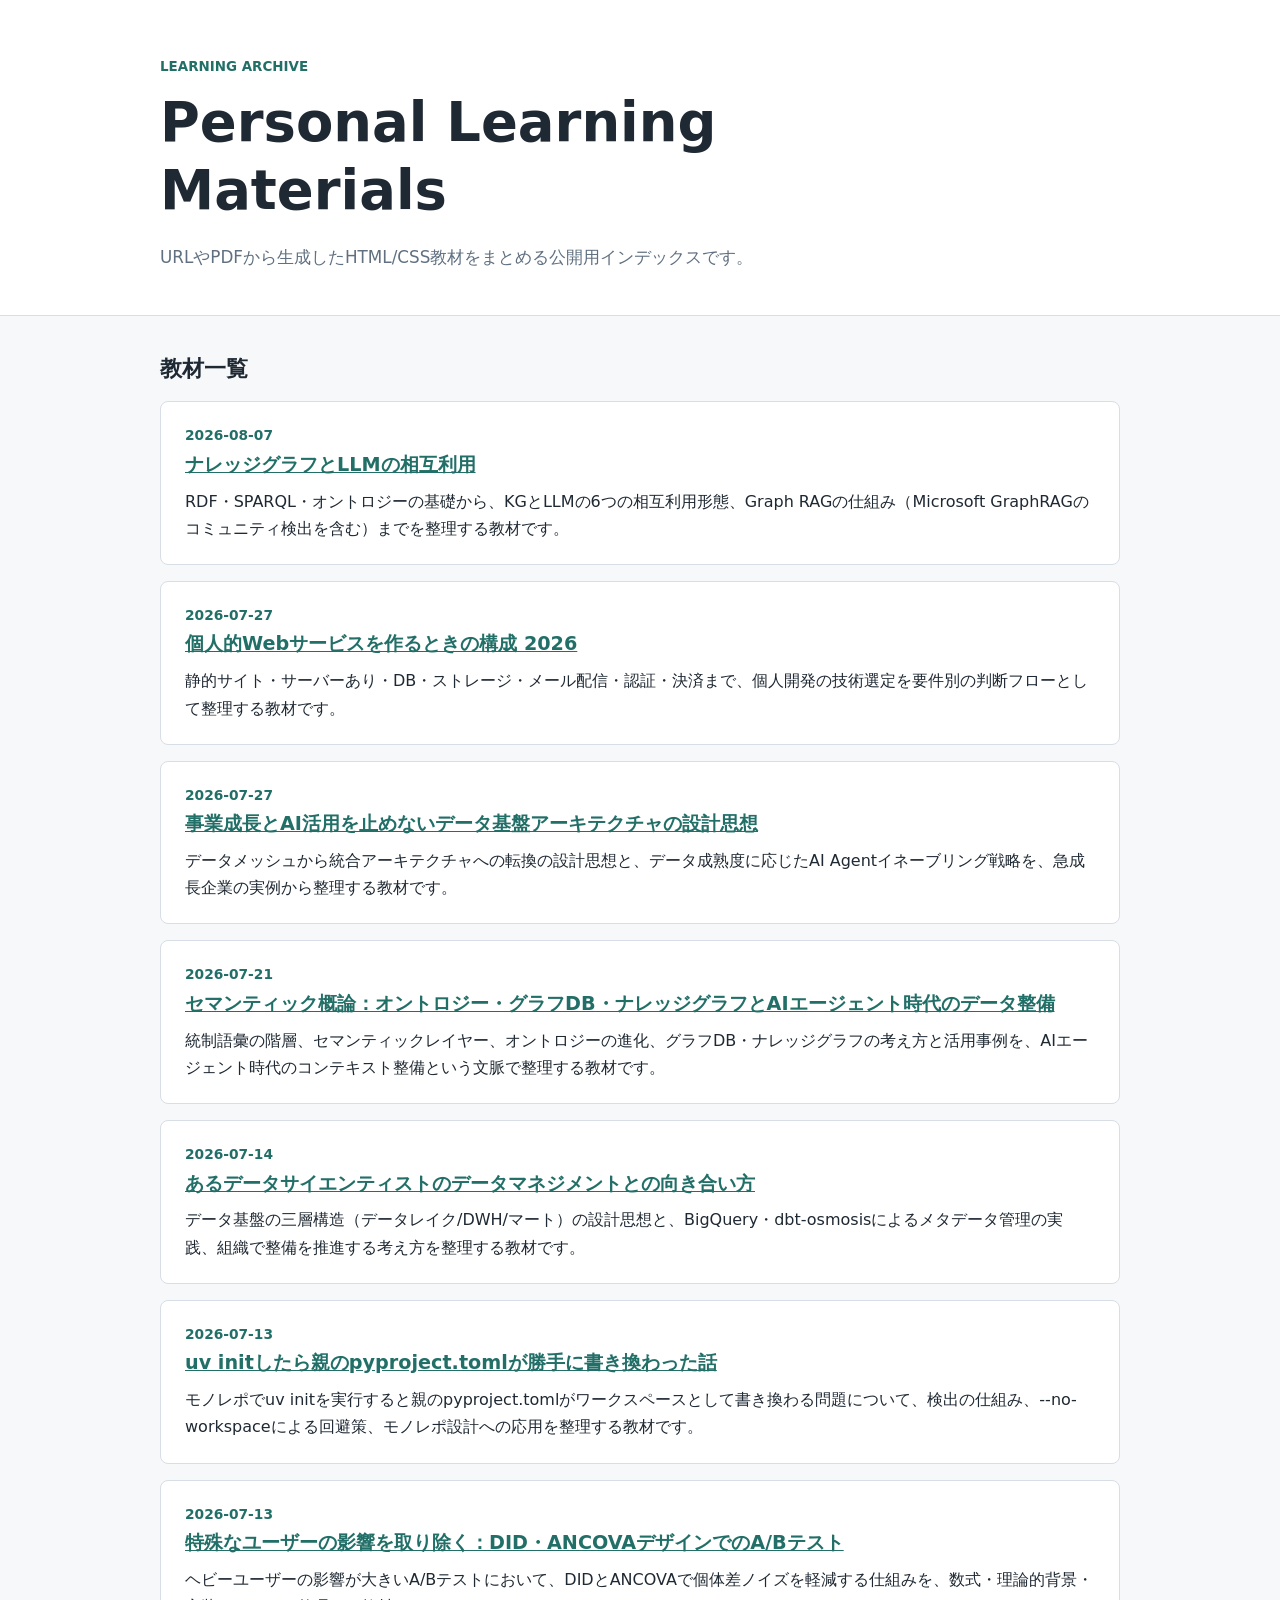
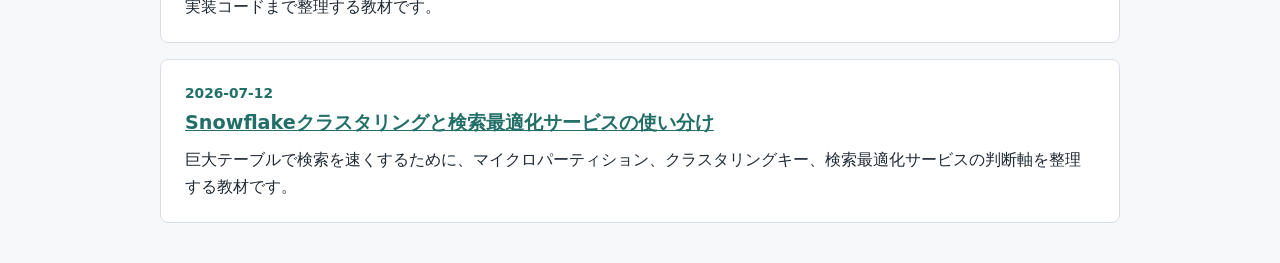
<file: docs/index.html>
<!doctype html>
<html lang="ja">
<head>
  <meta charset="utf-8">
  <meta name="viewport" content="width=device-width, initial-scale=1">
  <title>Personal Learning Materials</title>
  <link rel="stylesheet" href="./styles.css">
</head>
<body>
  <header class="site-header">
    <div class="wrap">
      <p class="eyebrow">Learning Archive</p>
      <h1>Personal Learning Materials</h1>
      <p class="lead">URLやPDFから生成したHTML/CSS教材をまとめる公開用インデックスです。</p>
    </div>
  </header>

  <main class="wrap">
    <section class="section">
      <h2>教材一覧</h2>
      <div class="material-list">
        <article class="material-card">
          <p class="material-date">2026-08-07</p>
          <h3><a href="./2026-08-07_knowledge-graph-llm-interplay/">ナレッジグラフとLLMの相互利用</a></h3>
          <p>RDF・SPARQL・オントロジーの基礎から、KGとLLMの6つの相互利用形態、Graph RAGの仕組み（Microsoft GraphRAGのコミュニティ検出を含む）までを整理する教材です。</p>
        </article>
        <article class="material-card">
          <p class="material-date">2026-07-27</p>
          <h3><a href="./2026-07-27_personal-web-service-stack-2026/">個人的Webサービスを作るときの構成 2026</a></h3>
          <p>静的サイト・サーバーあり・DB・ストレージ・メール配信・認証・決済まで、個人開発の技術選定を要件別の判断フローとして整理する教材です。</p>
        </article>
        <article class="material-card">
          <p class="material-date">2026-07-27</p>
          <h3><a href="./2026-07-27_data-platform-architecture-ai-agent/">事業成長とAI活用を止めないデータ基盤アーキテクチャの設計思想</a></h3>
          <p>データメッシュから統合アーキテクチャへの転換の設計思想と、データ成熟度に応じたAI Agentイネーブリング戦略を、急成長企業の実例から整理する教材です。</p>
        </article>
        <article class="material-card">
          <p class="material-date">2026-07-21</p>
          <h3><a href="./2026-07-21_semantic-ontology-knowledge-graph/">セマンティック概論：オントロジー・グラフDB・ナレッジグラフとAIエージェント時代のデータ整備</a></h3>
          <p>統制語彙の階層、セマンティックレイヤー、オントロジーの進化、グラフDB・ナレッジグラフの考え方と活用事例を、AIエージェント時代のコンテキスト整備という文脈で整理する教材です。</p>
        </article>
        <article class="material-card">
          <p class="material-date">2026-07-14</p>
          <h3><a href="./2026-07-14_ds-data-management/">あるデータサイエンティストのデータマネジメントとの向き合い方</a></h3>
          <p>データ基盤の三層構造（データレイク/DWH/マート）の設計思想と、BigQuery・dbt-osmosisによるメタデータ管理の実践、組織で整備を推進する考え方を整理する教材です。</p>
        </article>
        <article class="material-card">
          <p class="material-date">2026-07-13</p>
          <h3><a href="./2026-07-13_uv-workspace-pyproject/">uv initしたら親のpyproject.tomlが勝手に書き換わった話</a></h3>
          <p>モノレポでuv initを実行すると親のpyproject.tomlがワークスペースとして書き換わる問題について、検出の仕組み、--no-workspaceによる回避策、モノレポ設計への応用を整理する教材です。</p>
        </article>
        <article class="material-card">
          <p class="material-date">2026-07-13</p>
          <h3><a href="./2026-07-13_did-ancova-abtest/">特殊なユーザーの影響を取り除く：DID・ANCOVAデザインでのA/Bテスト</a></h3>
          <p>ヘビーユーザーの影響が大きいA/Bテストにおいて、DIDとANCOVAで個体差ノイズを軽減する仕組みを、数式・理論的背景・実装コードまで整理する教材です。</p>
        </article>
        <article class="material-card">
          <p class="material-date">2026-07-12</p>
          <h3><a href="./2026-07-12_snowflake-clustering-search-optimization/">Snowflakeクラスタリングと検索最適化サービスの使い分け</a></h3>
          <p>巨大テーブルで検索を速くするために、マイクロパーティション、クラスタリングキー、検索最適化サービスの判断軸を整理する教材です。</p>
        </article>
      </div>
    </section>
  </main>
</body>
</html>
</file>
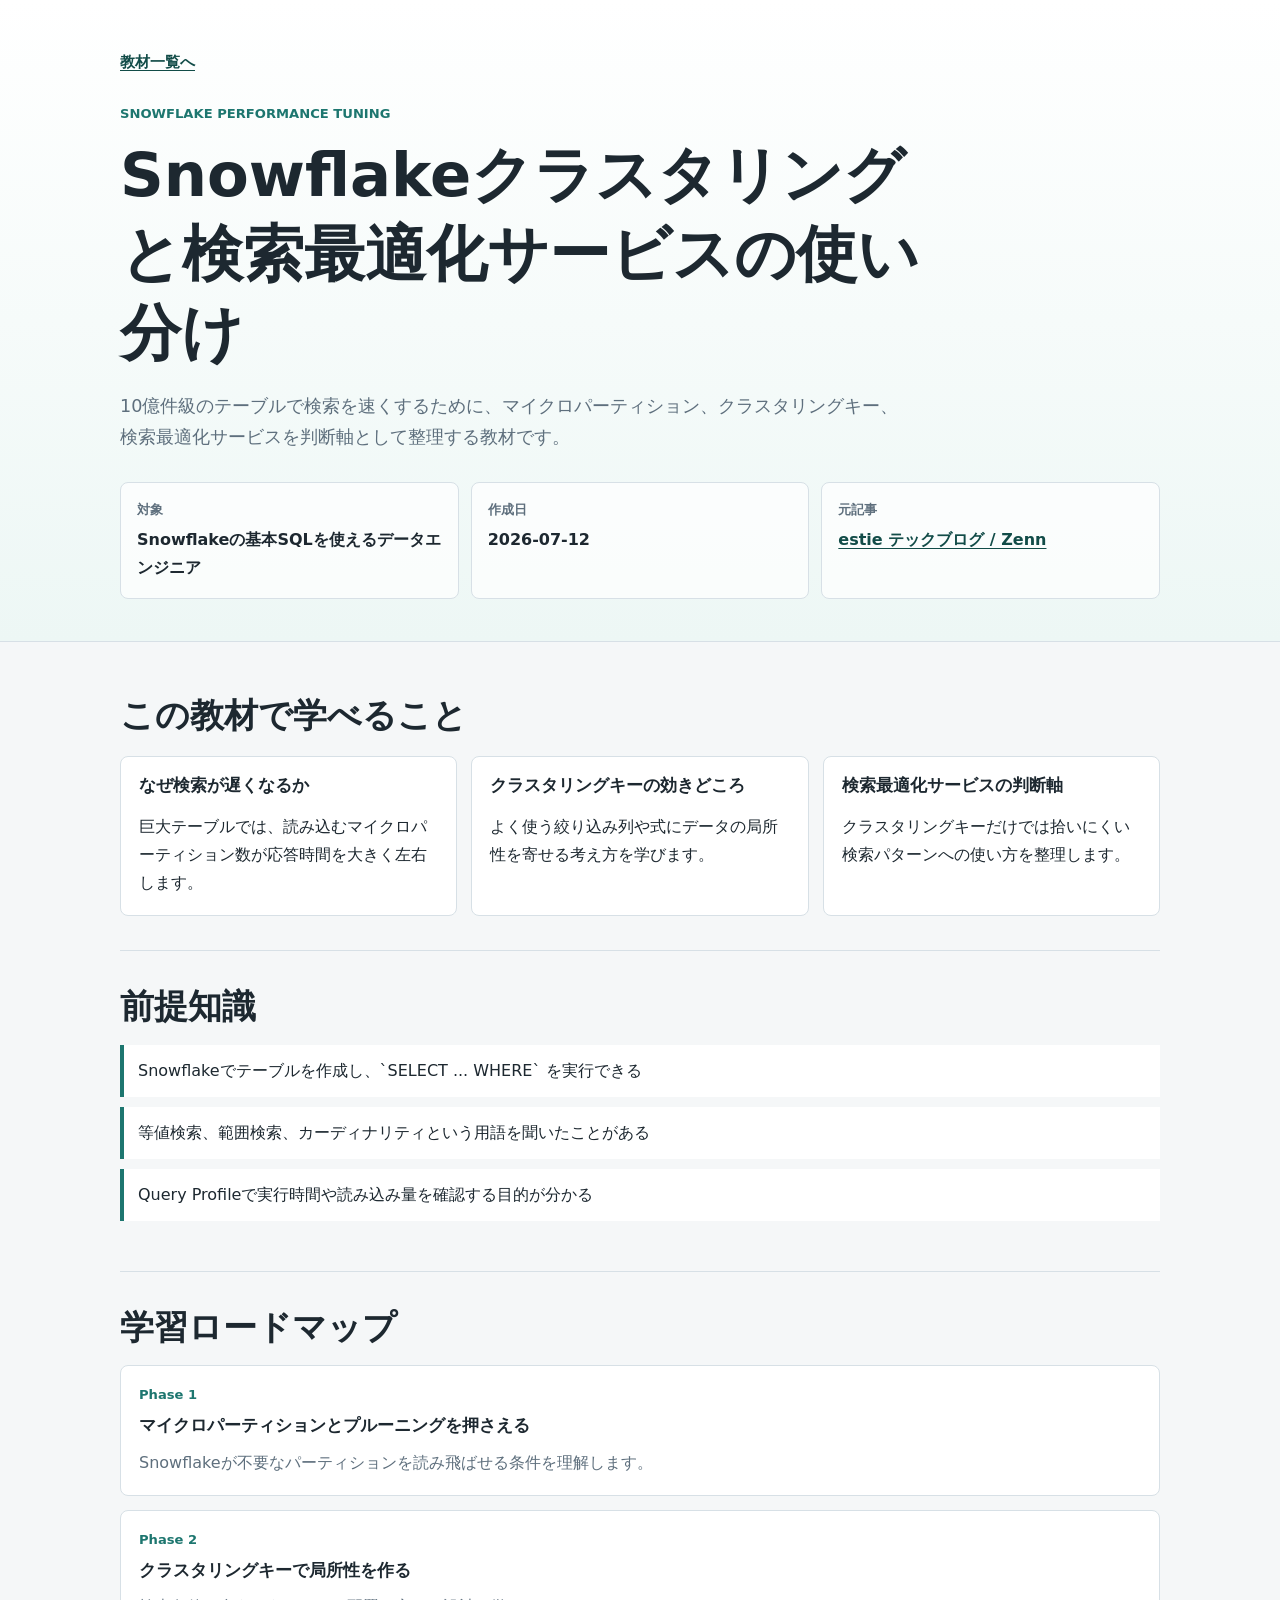
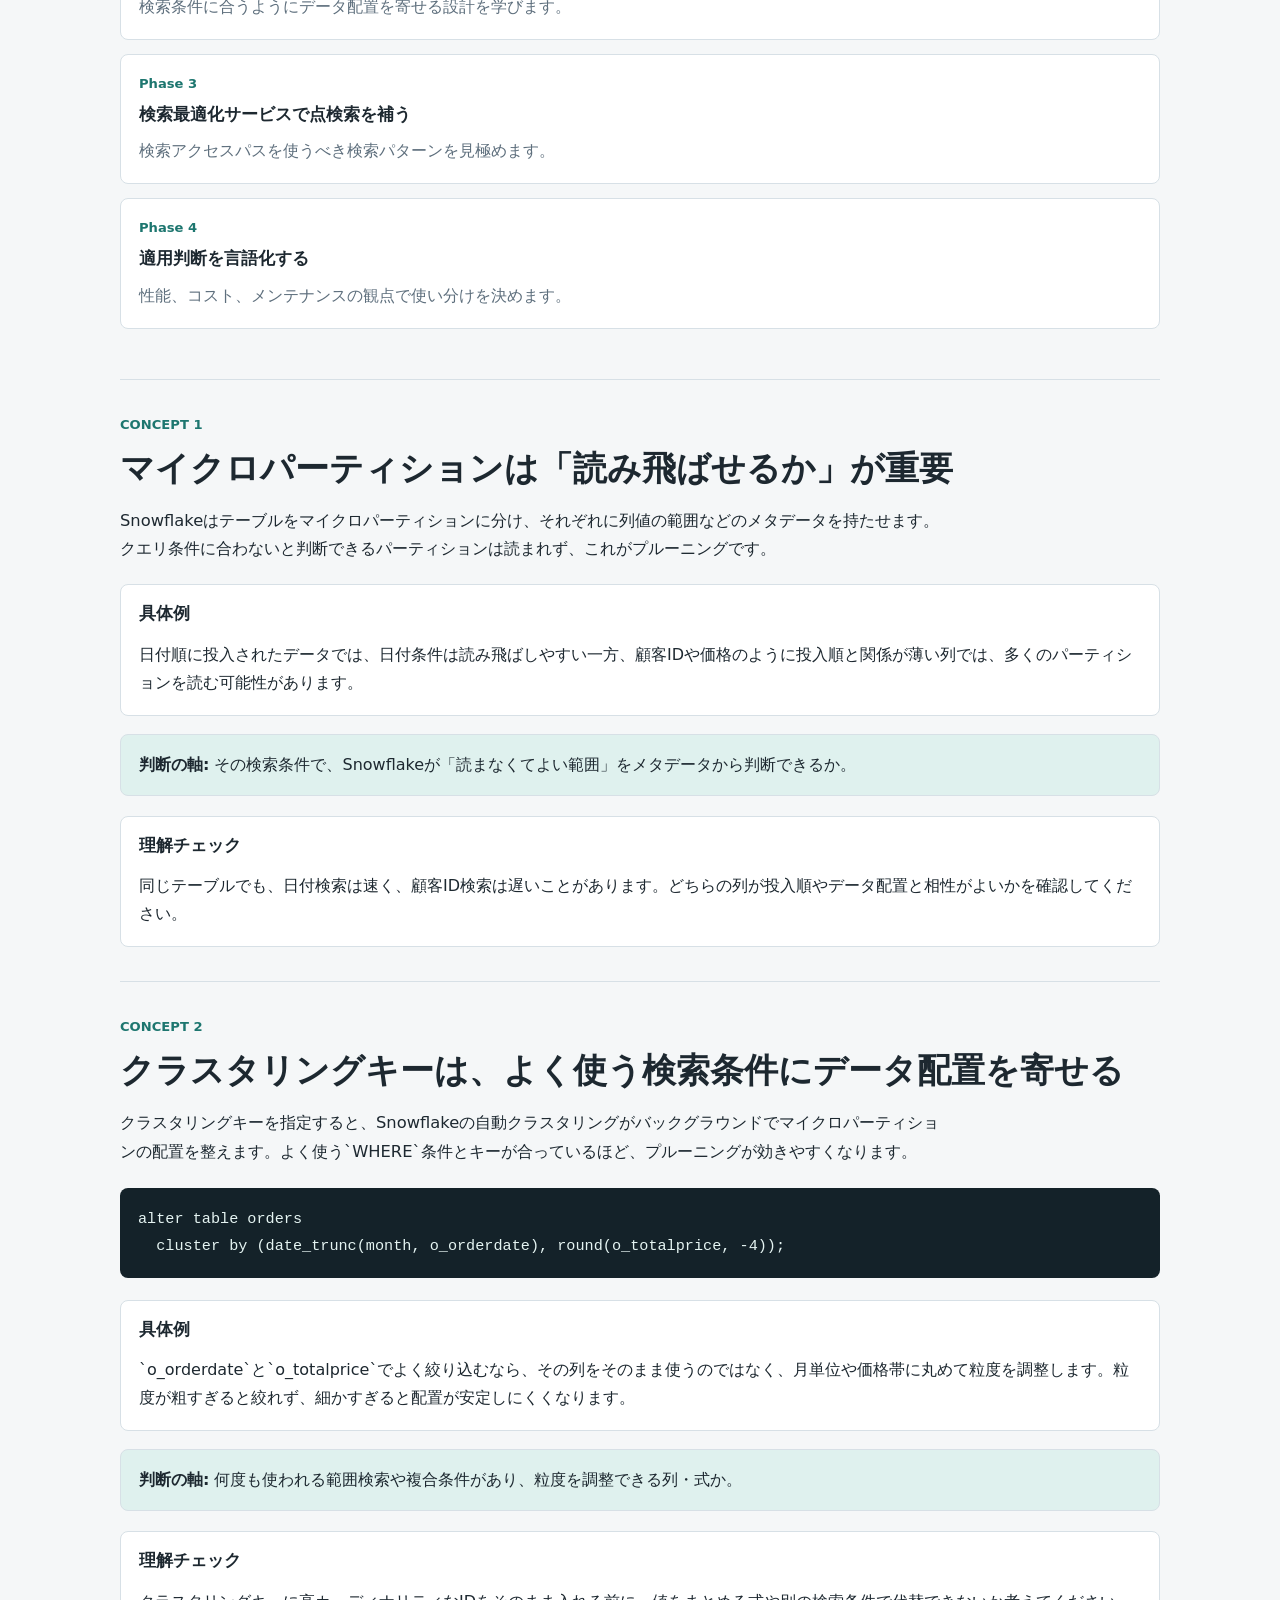
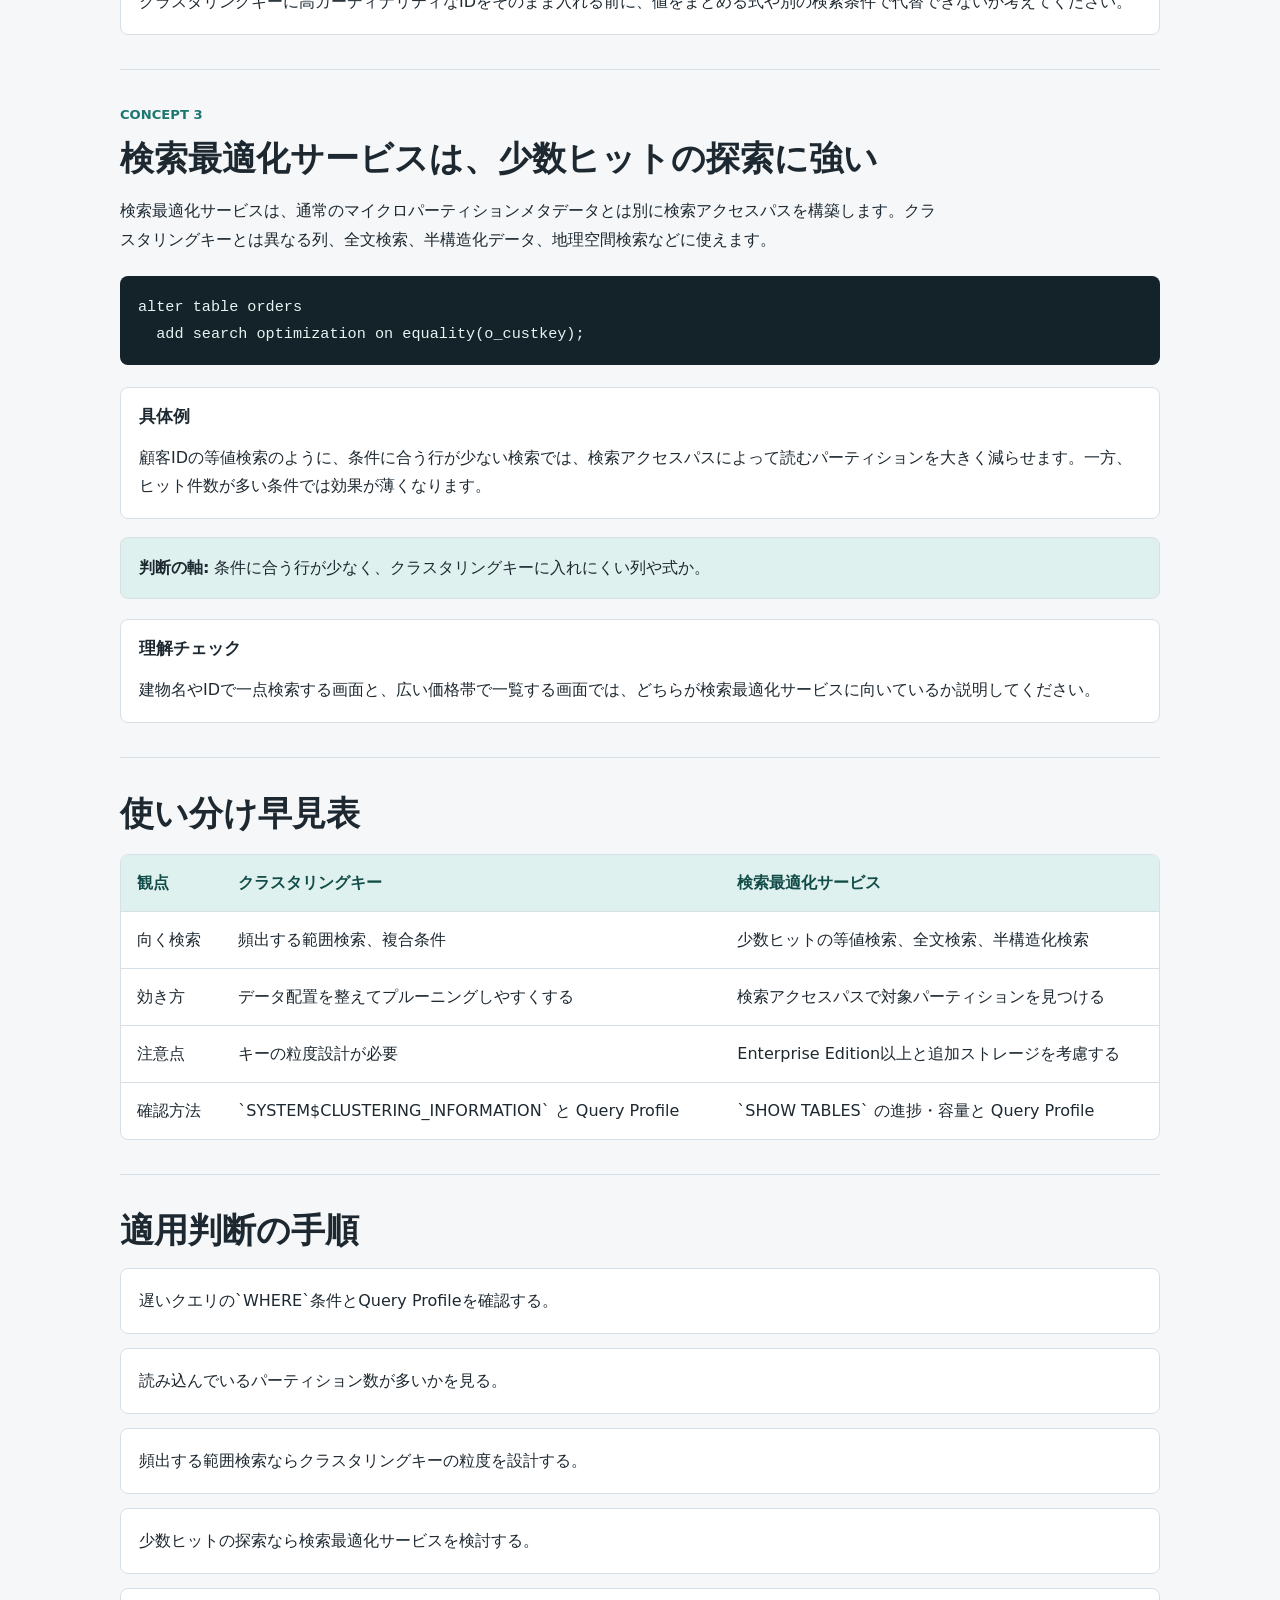
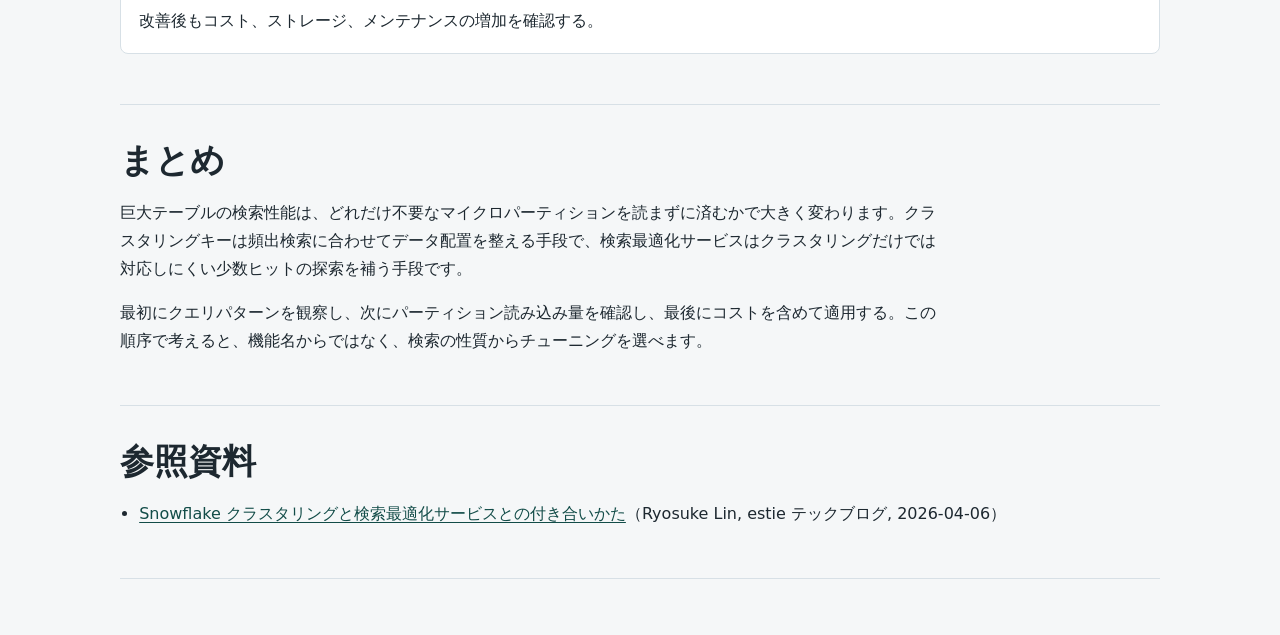
<file: docs/2026-07-12_snowflake-clustering-search-optimization/index.html>
<!doctype html>
<html lang="ja">
<head>
  <meta charset="utf-8">
  <meta name="viewport" content="width=device-width, initial-scale=1">
  <title>Snowflakeクラスタリングと検索最適化サービス</title>
  <link rel="stylesheet" href="./styles.css">
</head>
<body>
  <header class="hero">
    <div class="wrap">
      <a class="back-link" href="../">教材一覧へ</a>
      <p class="eyebrow">Snowflake Performance Tuning</p>
      <h1>Snowflakeクラスタリングと検索最適化サービスの使い分け</h1>
      <p class="lead">10億件級のテーブルで検索を速くするために、マイクロパーティション、クラスタリングキー、検索最適化サービスを判断軸として整理する教材です。</p>
      <dl class="meta">
        <div>
          <dt>対象</dt>
          <dd>Snowflakeの基本SQLを使えるデータエンジニア</dd>
        </div>
        <div>
          <dt>作成日</dt>
          <dd>2026-07-12</dd>
        </div>
        <div>
          <dt>元記事</dt>
          <dd><a href="https://zenn.dev/estie/articles/45b569b84a5617">estie テックブログ / Zenn</a></dd>
        </div>
      </dl>
    </div>
  </header>

  <main class="wrap content">
    <section class="section" id="goals">
      <h2>この教材で学べること</h2>
      <div class="goal-grid">
        <article>
          <h3>なぜ検索が遅くなるか</h3>
          <p>巨大テーブルでは、読み込むマイクロパーティション数が応答時間を大きく左右します。</p>
        </article>
        <article>
          <h3>クラスタリングキーの効きどころ</h3>
          <p>よく使う絞り込み列や式にデータの局所性を寄せる考え方を学びます。</p>
        </article>
        <article>
          <h3>検索最適化サービスの判断軸</h3>
          <p>クラスタリングキーだけでは拾いにくい検索パターンへの使い方を整理します。</p>
        </article>
      </div>
    </section>

    <section class="section" id="prerequisites">
      <h2>前提知識</h2>
      <ul class="check-list">
        <li>Snowflakeでテーブルを作成し、`SELECT ... WHERE` を実行できる</li>
        <li>等値検索、範囲検索、カーディナリティという用語を聞いたことがある</li>
        <li>Query Profileで実行時間や読み込み量を確認する目的が分かる</li>
      </ul>
    </section>

    <section class="section" id="roadmap">
      <h2>学習ロードマップ</h2>
      <ol class="roadmap">
        <li>
          <span>Phase 1</span>
          <strong>マイクロパーティションとプルーニングを押さえる</strong>
          <p>Snowflakeが不要なパーティションを読み飛ばせる条件を理解します。</p>
        </li>
        <li>
          <span>Phase 2</span>
          <strong>クラスタリングキーで局所性を作る</strong>
          <p>検索条件に合うようにデータ配置を寄せる設計を学びます。</p>
        </li>
        <li>
          <span>Phase 3</span>
          <strong>検索最適化サービスで点検索を補う</strong>
          <p>検索アクセスパスを使うべき検索パターンを見極めます。</p>
        </li>
        <li>
          <span>Phase 4</span>
          <strong>適用判断を言語化する</strong>
          <p>性能、コスト、メンテナンスの観点で使い分けを決めます。</p>
        </li>
      </ol>
    </section>

    <section class="section concept" id="micro-partitions">
      <p class="section-label">Concept 1</p>
      <h2>マイクロパーティションは「読み飛ばせるか」が重要</h2>
      <p>Snowflakeはテーブルをマイクロパーティションに分け、それぞれに列値の範囲などのメタデータを持たせます。クエリ条件に合わないと判断できるパーティションは読まれず、これがプルーニングです。</p>
      <div class="example">
        <h3>具体例</h3>
        <p>日付順に投入されたデータでは、日付条件は読み飛ばしやすい一方、顧客IDや価格のように投入順と関係が薄い列では、多くのパーティションを読む可能性があります。</p>
      </div>
      <div class="key-point">
        <strong>判断の軸:</strong> その検索条件で、Snowflakeが「読まなくてよい範囲」をメタデータから判断できるか。
      </div>
      <div class="quiz">
        <h3>理解チェック</h3>
        <p>同じテーブルでも、日付検索は速く、顧客ID検索は遅いことがあります。どちらの列が投入順やデータ配置と相性がよいかを確認してください。</p>
      </div>
    </section>

    <section class="section concept" id="clustering">
      <p class="section-label">Concept 2</p>
      <h2>クラスタリングキーは、よく使う検索条件にデータ配置を寄せる</h2>
      <p>クラスタリングキーを指定すると、Snowflakeの自動クラスタリングがバックグラウンドでマイクロパーティションの配置を整えます。よく使う`WHERE`条件とキーが合っているほど、プルーニングが効きやすくなります。</p>
      <pre><code>alter table orders
  cluster by (date_trunc(month, o_orderdate), round(o_totalprice, -4));</code></pre>
      <div class="example">
        <h3>具体例</h3>
        <p>`o_orderdate`と`o_totalprice`でよく絞り込むなら、その列をそのまま使うのではなく、月単位や価格帯に丸めて粒度を調整します。粒度が粗すぎると絞れず、細かすぎると配置が安定しにくくなります。</p>
      </div>
      <div class="key-point">
        <strong>判断の軸:</strong> 何度も使われる範囲検索や複合条件があり、粒度を調整できる列・式か。
      </div>
      <div class="quiz">
        <h3>理解チェック</h3>
        <p>クラスタリングキーに高カーディナリティなIDをそのまま入れる前に、値をまとめる式や別の検索条件で代替できないか考えてください。</p>
      </div>
    </section>

    <section class="section concept" id="search-optimization">
      <p class="section-label">Concept 3</p>
      <h2>検索最適化サービスは、少数ヒットの探索に強い</h2>
      <p>検索最適化サービスは、通常のマイクロパーティションメタデータとは別に検索アクセスパスを構築します。クラスタリングキーとは異なる列、全文検索、半構造化データ、地理空間検索などに使えます。</p>
      <pre><code>alter table orders
  add search optimization on equality(o_custkey);</code></pre>
      <div class="example">
        <h3>具体例</h3>
        <p>顧客IDの等値検索のように、条件に合う行が少ない検索では、検索アクセスパスによって読むパーティションを大きく減らせます。一方、ヒット件数が多い条件では効果が薄くなります。</p>
      </div>
      <div class="key-point">
        <strong>判断の軸:</strong> 条件に合う行が少なく、クラスタリングキーに入れにくい列や式か。
      </div>
      <div class="quiz">
        <h3>理解チェック</h3>
        <p>建物名やIDで一点検索する画面と、広い価格帯で一覧する画面では、どちらが検索最適化サービスに向いているか説明してください。</p>
      </div>
    </section>

    <section class="section" id="comparison">
      <h2>使い分け早見表</h2>
      <div class="table-wrap">
        <table>
          <thead>
            <tr>
              <th>観点</th>
              <th>クラスタリングキー</th>
              <th>検索最適化サービス</th>
            </tr>
          </thead>
          <tbody>
            <tr>
              <td>向く検索</td>
              <td>頻出する範囲検索、複合条件</td>
              <td>少数ヒットの等値検索、全文検索、半構造化検索</td>
            </tr>
            <tr>
              <td>効き方</td>
              <td>データ配置を整えてプルーニングしやすくする</td>
              <td>検索アクセスパスで対象パーティションを見つける</td>
            </tr>
            <tr>
              <td>注意点</td>
              <td>キーの粒度設計が必要</td>
              <td>Enterprise Edition以上と追加ストレージを考慮する</td>
            </tr>
            <tr>
              <td>確認方法</td>
              <td>`SYSTEM$CLUSTERING_INFORMATION` と Query Profile</td>
              <td>`SHOW TABLES` の進捗・容量と Query Profile</td>
            </tr>
          </tbody>
        </table>
      </div>
    </section>

    <section class="section" id="decision">
      <h2>適用判断の手順</h2>
      <ol class="steps">
        <li>遅いクエリの`WHERE`条件とQuery Profileを確認する。</li>
        <li>読み込んでいるパーティション数が多いかを見る。</li>
        <li>頻出する範囲検索ならクラスタリングキーの粒度を設計する。</li>
        <li>少数ヒットの探索なら検索最適化サービスを検討する。</li>
        <li>改善後もコスト、ストレージ、メンテナンスの増加を確認する。</li>
      </ol>
    </section>

    <section class="section" id="summary">
      <h2>まとめ</h2>
      <p>巨大テーブルの検索性能は、どれだけ不要なマイクロパーティションを読まずに済むかで大きく変わります。クラスタリングキーは頻出検索に合わせてデータ配置を整える手段で、検索最適化サービスはクラスタリングだけでは対応しにくい少数ヒットの探索を補う手段です。</p>
      <p>最初にクエリパターンを観察し、次にパーティション読み込み量を確認し、最後にコストを含めて適用する。この順序で考えると、機能名からではなく、検索の性質からチューニングを選べます。</p>
    </section>

    <section class="section references" id="references">
      <h2>参照資料</h2>
      <ul>
        <li><a href="https://zenn.dev/estie/articles/45b569b84a5617">Snowflake クラスタリングと検索最適化サービスとの付き合いかた</a>（Ryosuke Lin, estie テックブログ, 2026-04-06）</li>
      </ul>
    </section>
  </main>
</body>
</html>
</file>
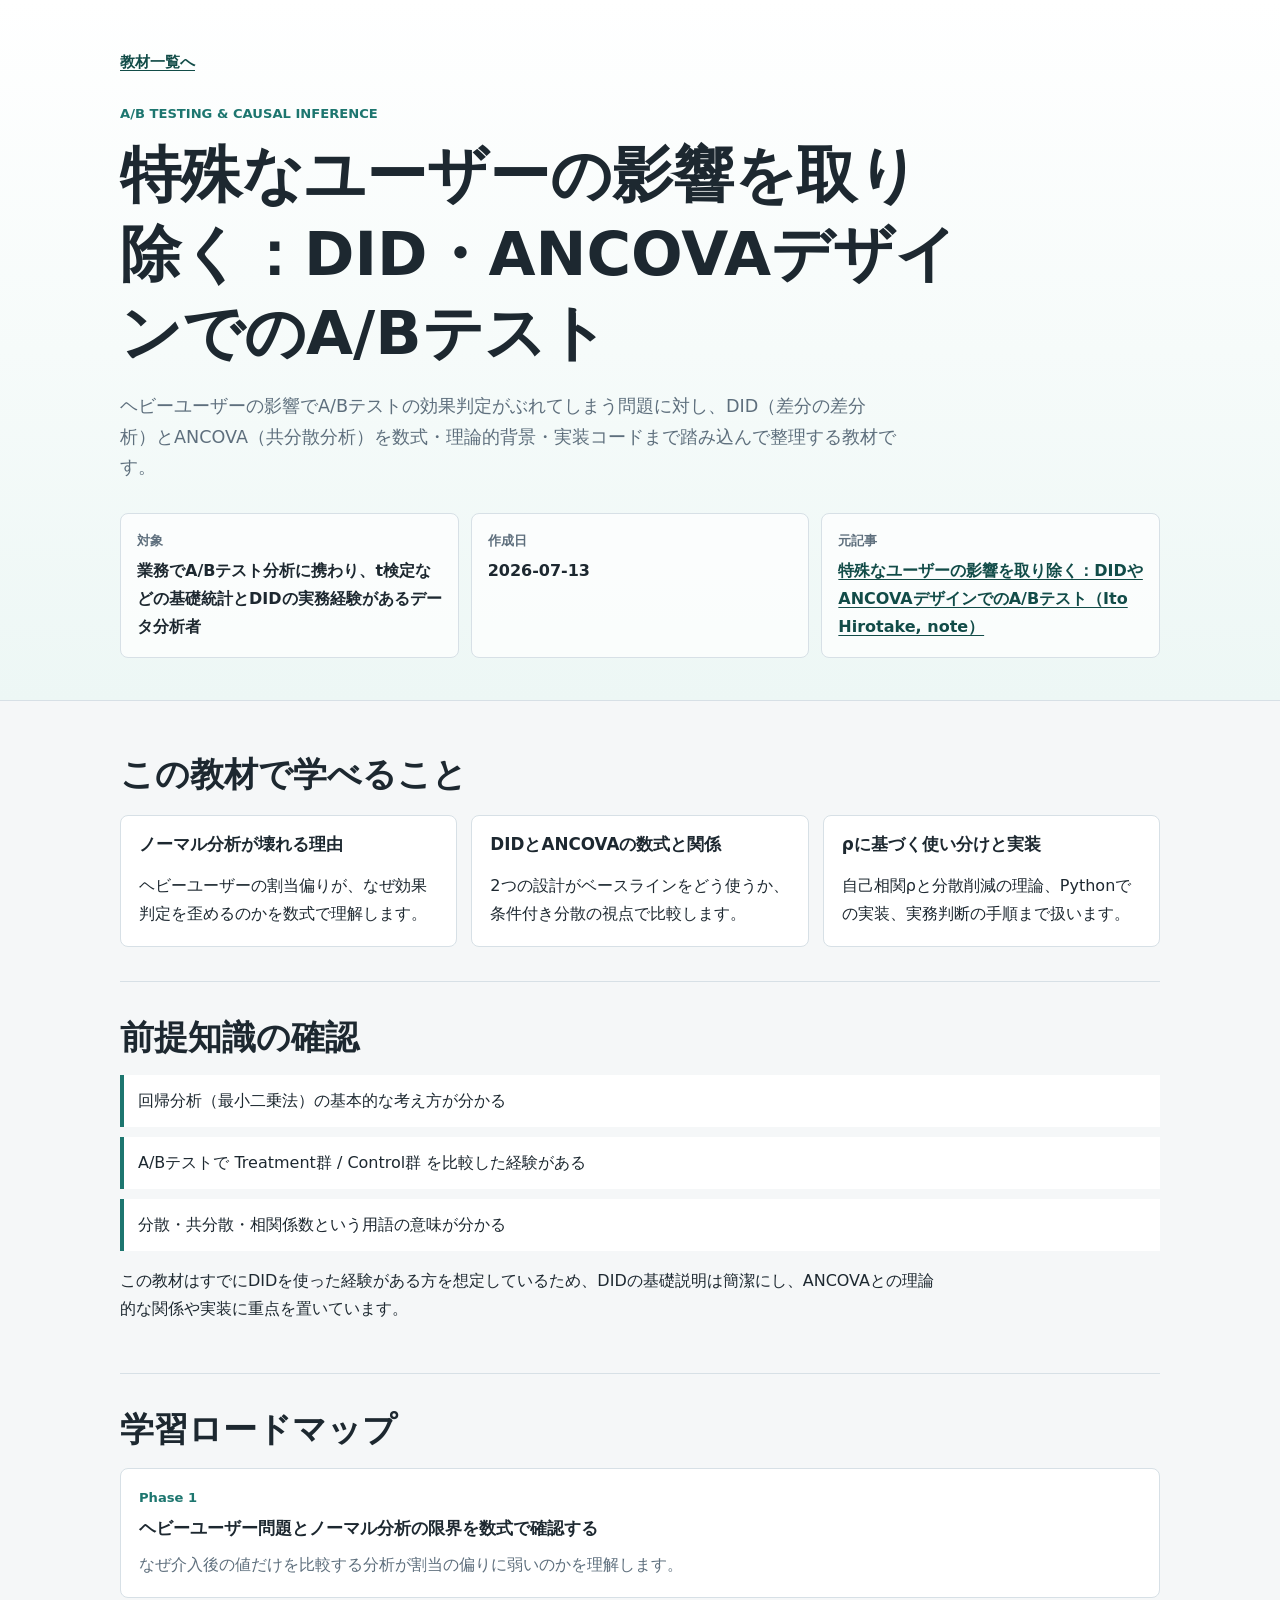
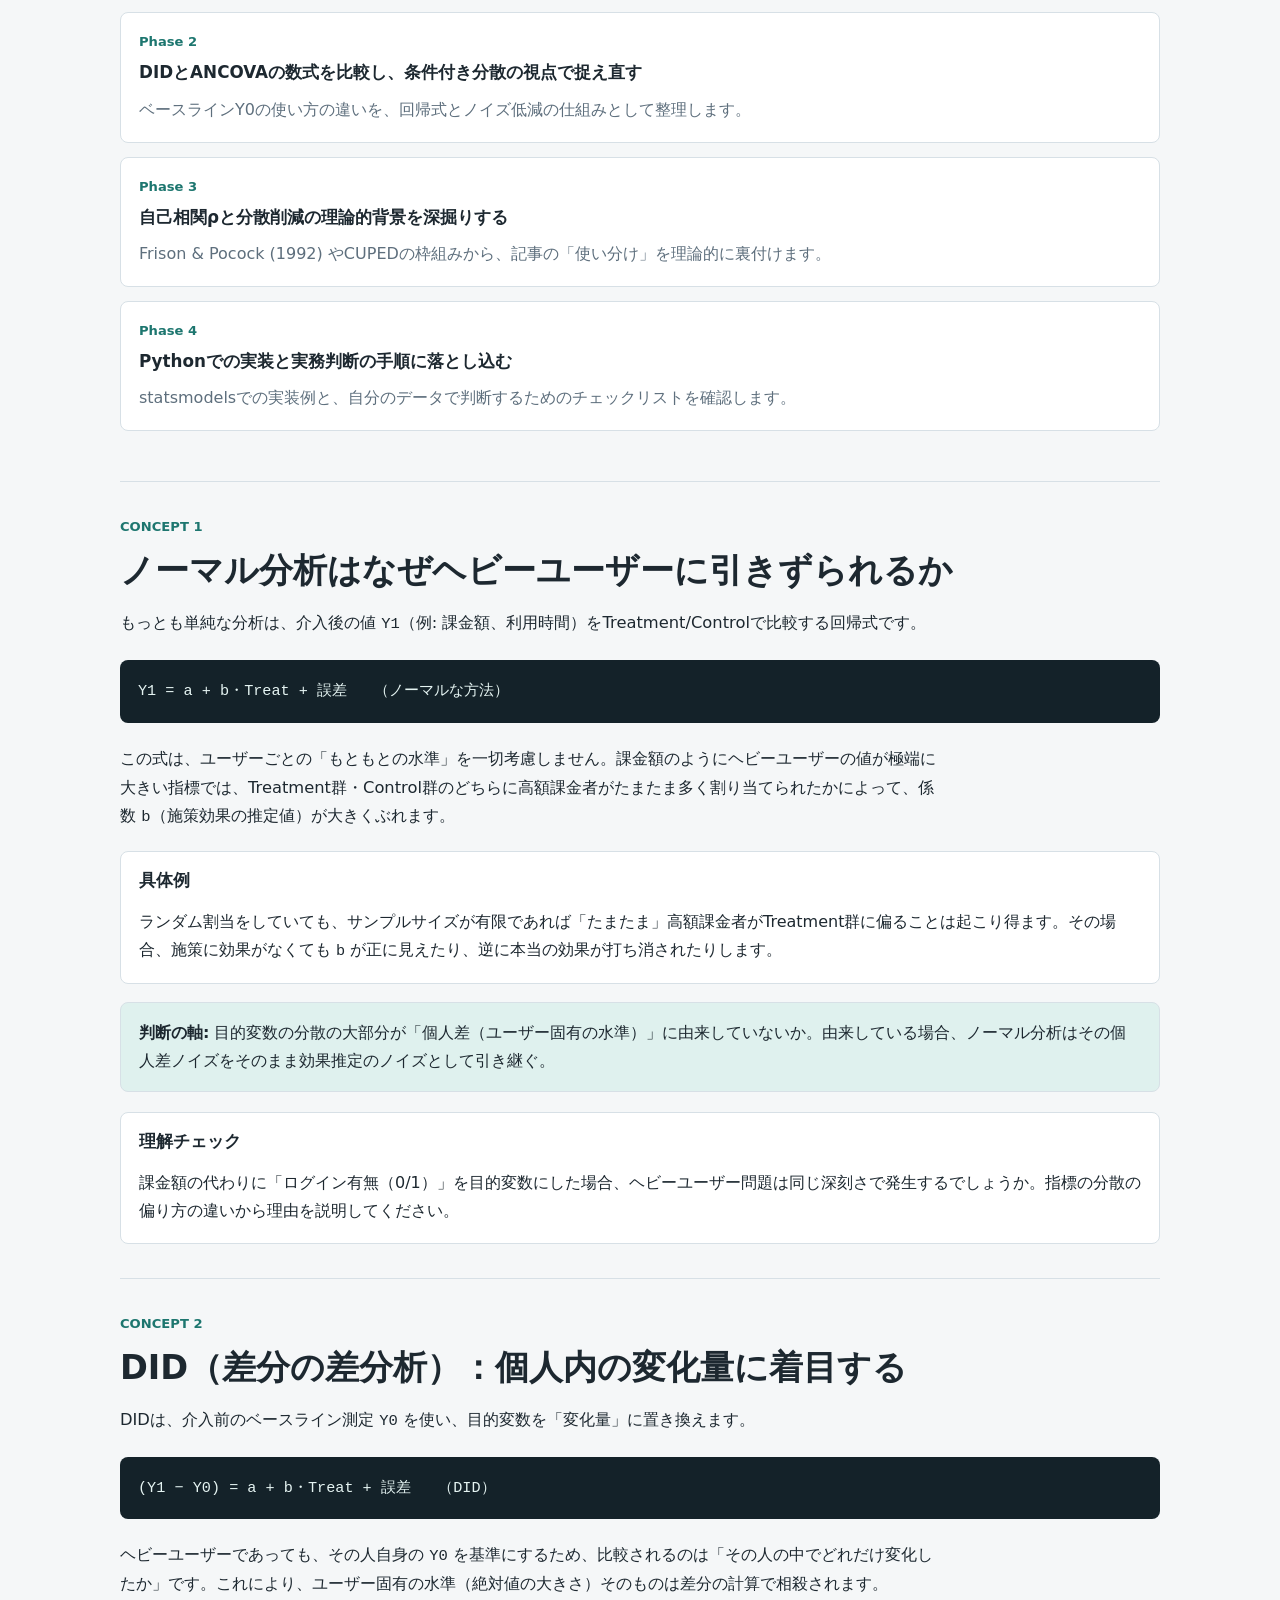
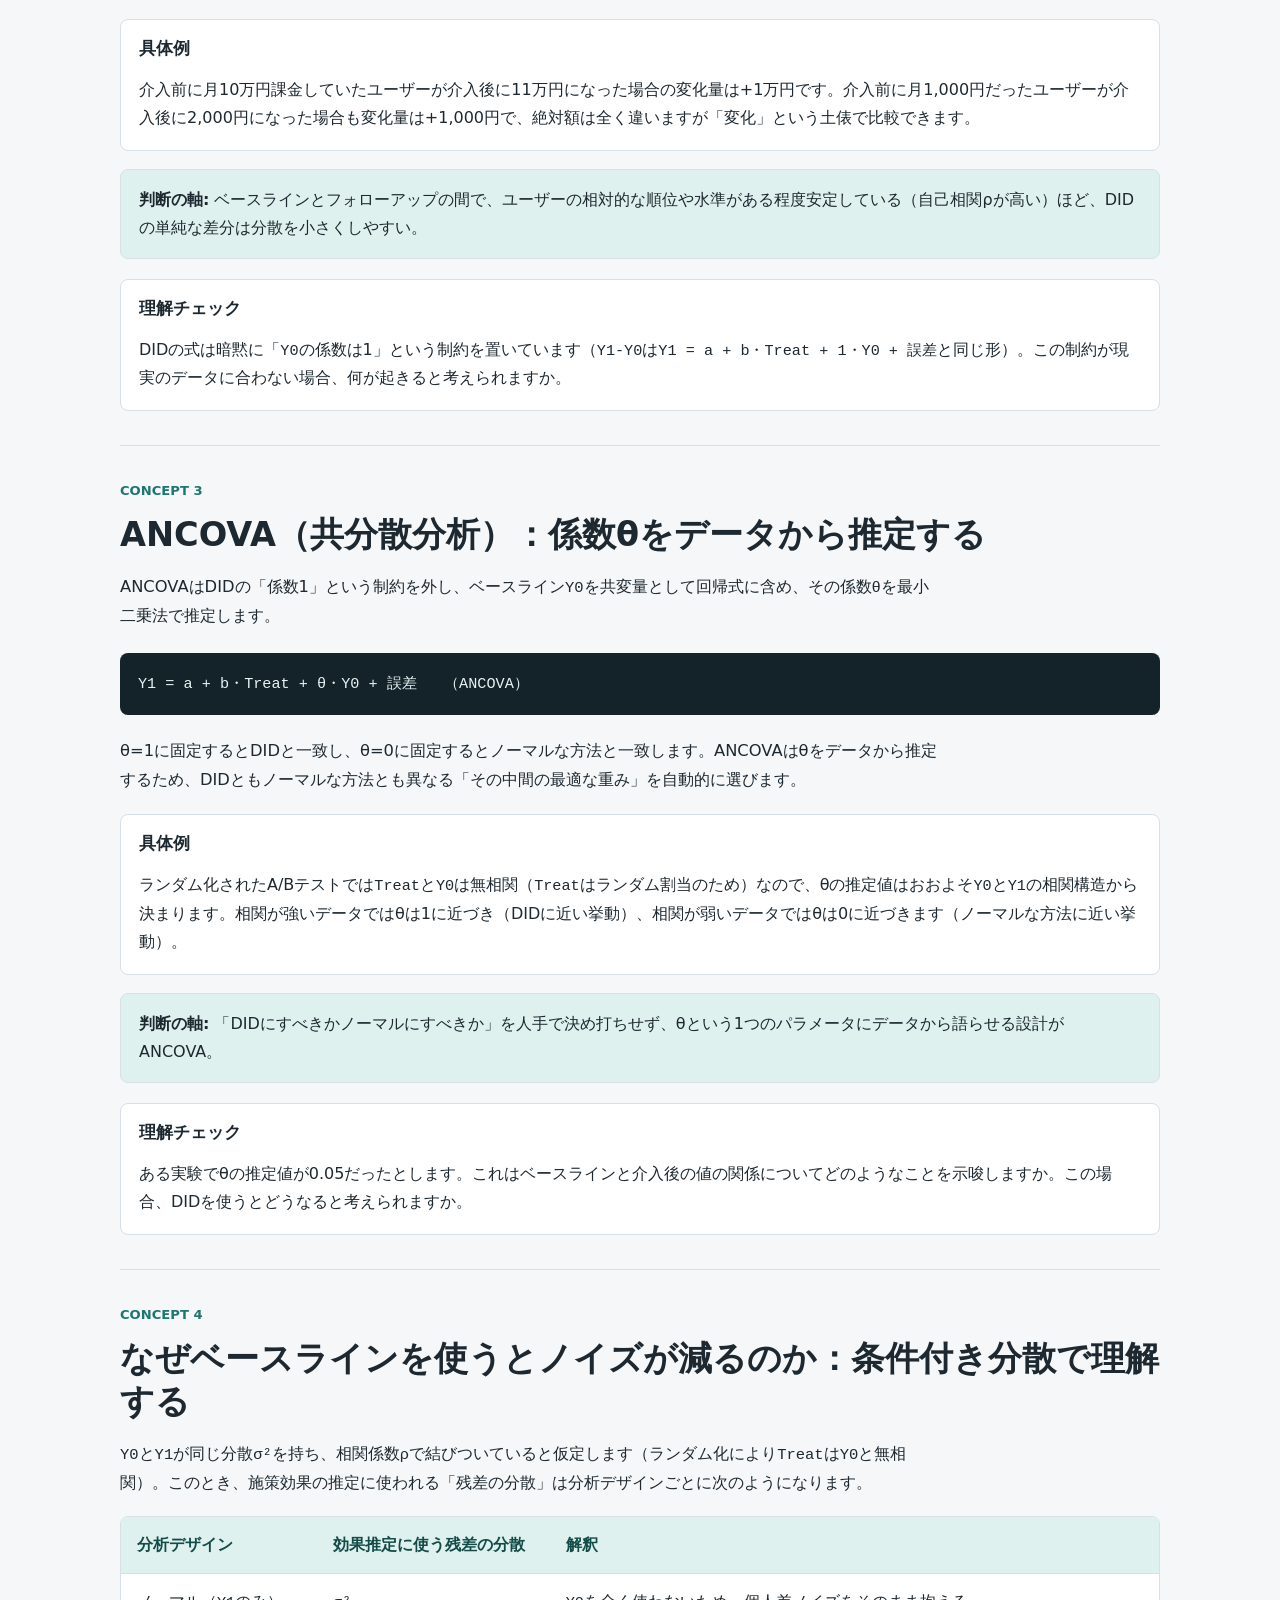
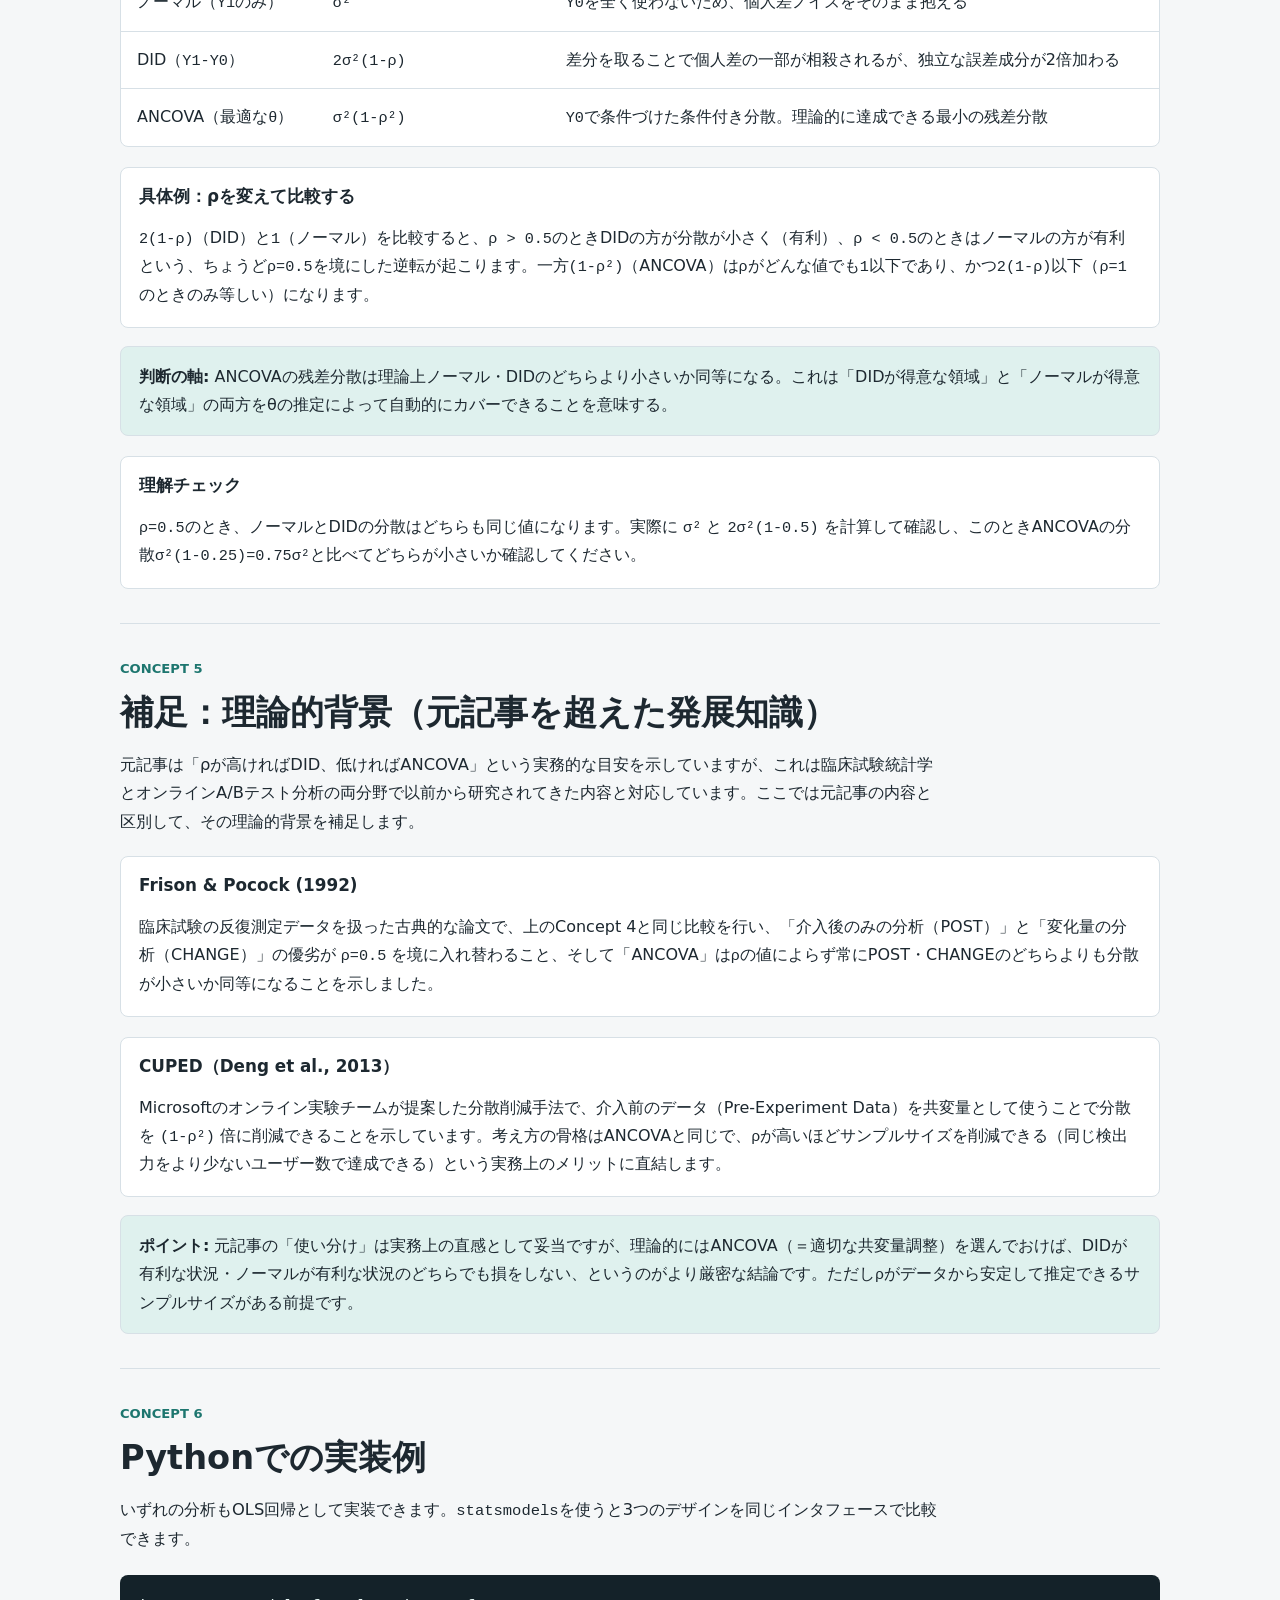
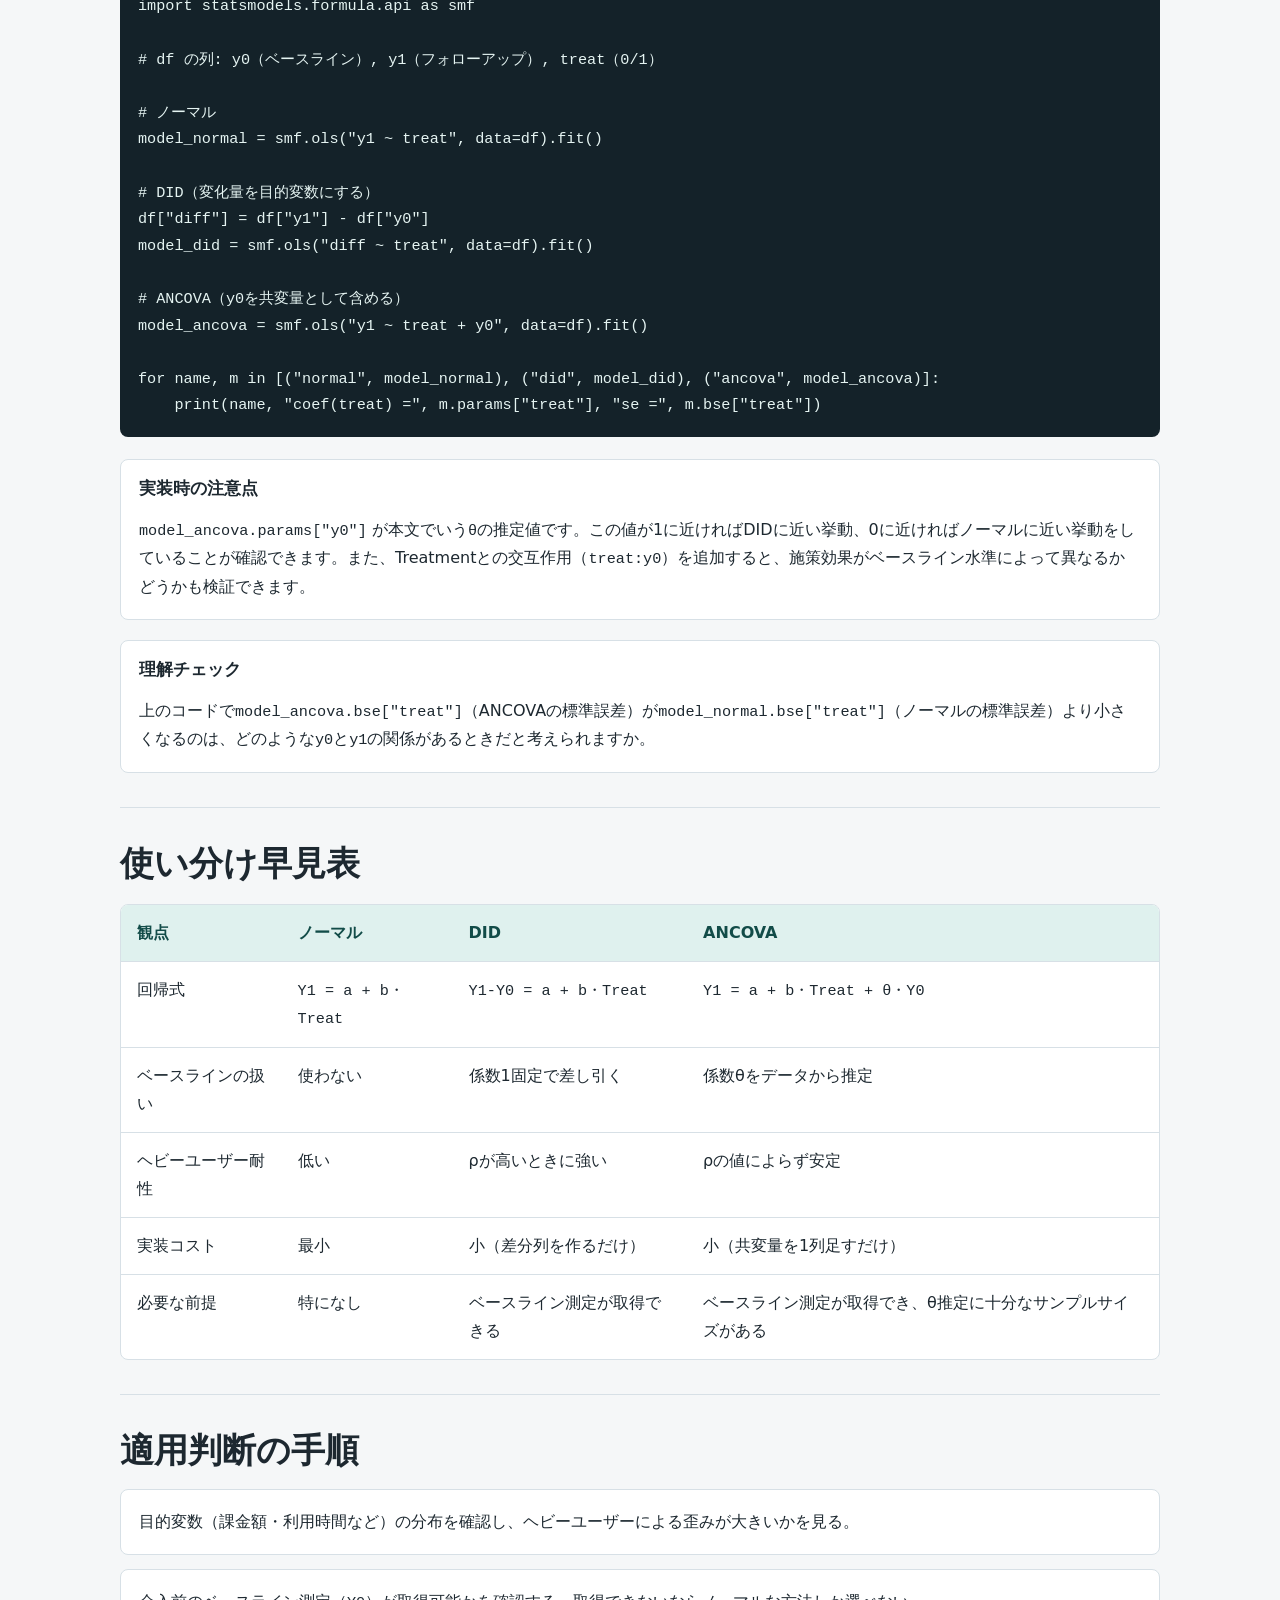
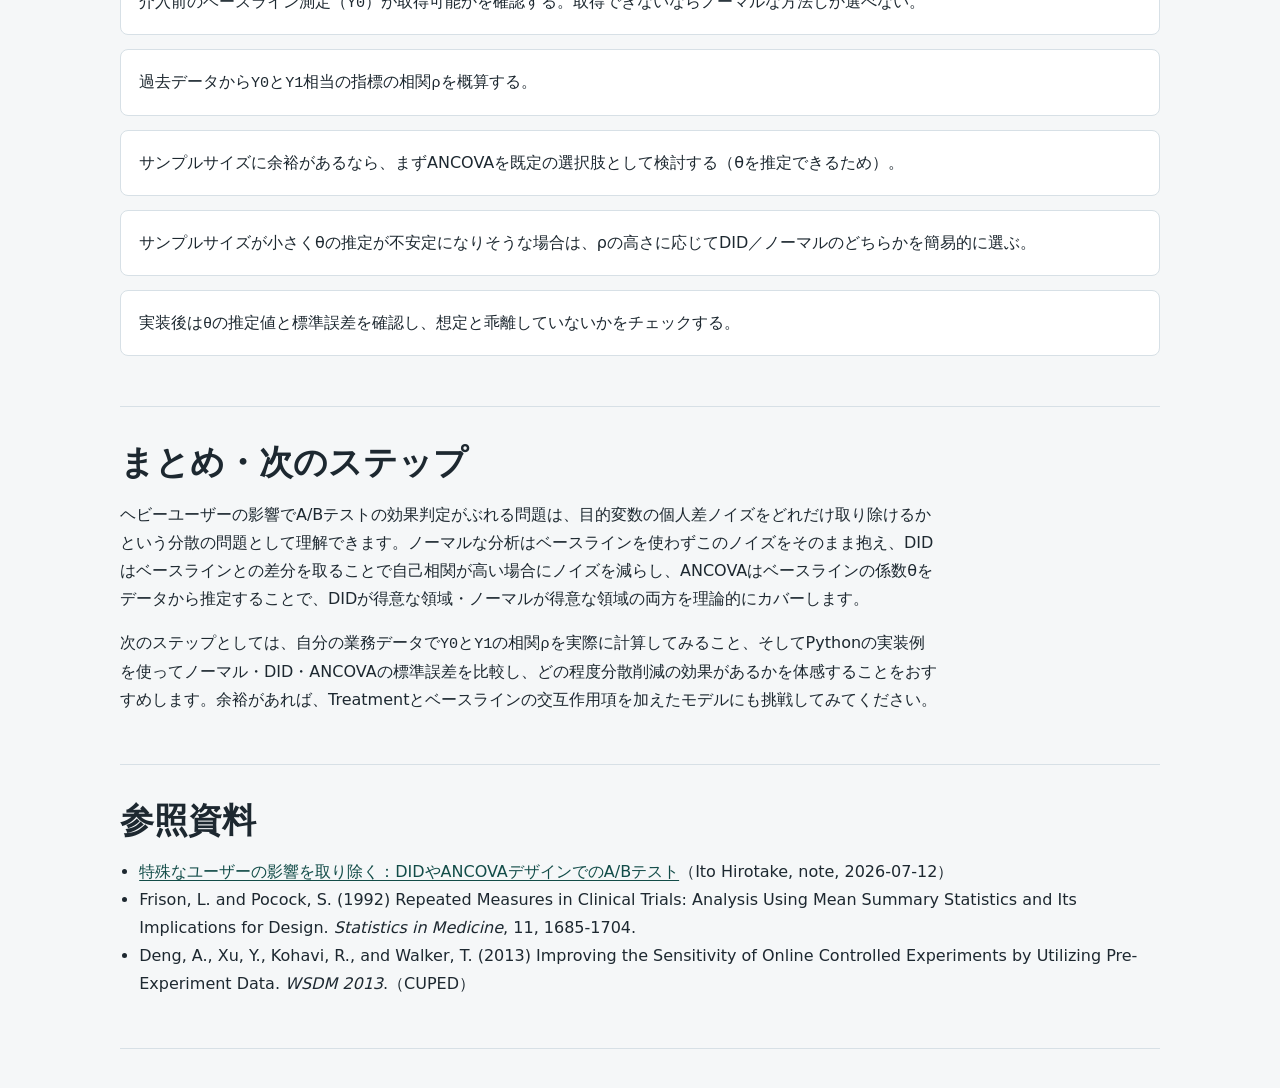
<file: docs/2026-07-13_did-ancova-abtest/index.html>
<!doctype html>
<html lang="ja">
<head>
  <meta charset="utf-8">
  <meta name="viewport" content="width=device-width, initial-scale=1">
  <title>DID・ANCOVAデザインでのA/Bテスト分析</title>
  <link rel="stylesheet" href="./styles.css">
</head>
<body>
  <header class="hero">
    <div class="wrap">
      <a class="back-link" href="../">教材一覧へ</a>
      <p class="eyebrow">A/B Testing &amp; Causal Inference</p>
      <h1>特殊なユーザーの影響を取り除く：DID・ANCOVAデザインでのA/Bテスト</h1>
      <p class="lead">ヘビーユーザーの影響でA/Bテストの効果判定がぶれてしまう問題に対し、DID（差分の差分析）とANCOVA（共分散分析）を数式・理論的背景・実装コードまで踏み込んで整理する教材です。</p>
      <dl class="meta">
        <div>
          <dt>対象</dt>
          <dd>業務でA/Bテスト分析に携わり、t検定などの基礎統計とDIDの実務経験があるデータ分析者</dd>
        </div>
        <div>
          <dt>作成日</dt>
          <dd>2026-07-13</dd>
        </div>
        <div>
          <dt>元記事</dt>
          <dd><a href="https://note.com/abogadoron/n/n0ee6c04ee471">特殊なユーザーの影響を取り除く：DIDやANCOVAデザインでのA/Bテスト（Ito Hirotake, note）</a></dd>
        </div>
      </dl>
    </div>
  </header>

  <main class="wrap content">
    <section class="section" id="goals">
      <h2>この教材で学べること</h2>
      <div class="goal-grid">
        <article>
          <h3>ノーマル分析が壊れる理由</h3>
          <p>ヘビーユーザーの割当偏りが、なぜ効果判定を歪めるのかを数式で理解します。</p>
        </article>
        <article>
          <h3>DIDとANCOVAの数式と関係</h3>
          <p>2つの設計がベースラインをどう使うか、条件付き分散の視点で比較します。</p>
        </article>
        <article>
          <h3>ρに基づく使い分けと実装</h3>
          <p>自己相関ρと分散削減の理論、Pythonでの実装、実務判断の手順まで扱います。</p>
        </article>
      </div>
    </section>

    <section class="section" id="prerequisites">
      <h2>前提知識の確認</h2>
      <ul class="check-list">
        <li>回帰分析（最小二乗法）の基本的な考え方が分かる</li>
        <li>A/Bテストで Treatment群 / Control群 を比較した経験がある</li>
        <li>分散・共分散・相関係数という用語の意味が分かる</li>
      </ul>
      <p>この教材はすでにDIDを使った経験がある方を想定しているため、DIDの基礎説明は簡潔にし、ANCOVAとの理論的な関係や実装に重点を置いています。</p>
    </section>

    <section class="section" id="roadmap">
      <h2>学習ロードマップ</h2>
      <ol class="roadmap">
        <li>
          <span>Phase 1</span>
          <strong>ヘビーユーザー問題とノーマル分析の限界を数式で確認する</strong>
          <p>なぜ介入後の値だけを比較する分析が割当の偏りに弱いのかを理解します。</p>
        </li>
        <li>
          <span>Phase 2</span>
          <strong>DIDとANCOVAの数式を比較し、条件付き分散の視点で捉え直す</strong>
          <p>ベースラインY0の使い方の違いを、回帰式とノイズ低減の仕組みとして整理します。</p>
        </li>
        <li>
          <span>Phase 3</span>
          <strong>自己相関ρと分散削減の理論的背景を深掘りする</strong>
          <p>Frison &amp; Pocock (1992) やCUPEDの枠組みから、記事の「使い分け」を理論的に裏付けます。</p>
        </li>
        <li>
          <span>Phase 4</span>
          <strong>Pythonでの実装と実務判断の手順に落とし込む</strong>
          <p>statsmodelsでの実装例と、自分のデータで判断するためのチェックリストを確認します。</p>
        </li>
      </ol>
    </section>

    <section class="section concept" id="normal-limits">
      <p class="section-label">Concept 1</p>
      <h2>ノーマル分析はなぜヘビーユーザーに引きずられるか</h2>
      <p>もっとも単純な分析は、介入後の値 <code>Y1</code>（例: 課金額、利用時間）をTreatment/Controlで比較する回帰式です。</p>
      <pre><code>Y1 = a + b・Treat + 誤差   （ノーマルな方法）</code></pre>
      <p>この式は、ユーザーごとの「もともとの水準」を一切考慮しません。課金額のようにヘビーユーザーの値が極端に大きい指標では、Treatment群・Control群のどちらに高額課金者がたまたま多く割り当てられたかによって、係数 <code>b</code>（施策効果の推定値）が大きくぶれます。</p>
      <div class="example">
        <h3>具体例</h3>
        <p>ランダム割当をしていても、サンプルサイズが有限であれば「たまたま」高額課金者がTreatment群に偏ることは起こり得ます。その場合、施策に効果がなくても <code>b</code> が正に見えたり、逆に本当の効果が打ち消されたりします。</p>
      </div>
      <div class="key-point">
        <strong>判断の軸:</strong> 目的変数の分散の大部分が「個人差（ユーザー固有の水準）」に由来していないか。由来している場合、ノーマル分析はその個人差ノイズをそのまま効果推定のノイズとして引き継ぐ。
      </div>
      <div class="quiz">
        <h3>理解チェック</h3>
        <p>課金額の代わりに「ログイン有無（0/1）」を目的変数にした場合、ヘビーユーザー問題は同じ深刻さで発生するでしょうか。指標の分散の偏り方の違いから理由を説明してください。</p>
      </div>
    </section>

    <section class="section concept" id="did">
      <p class="section-label">Concept 2</p>
      <h2>DID（差分の差分析）：個人内の変化量に着目する</h2>
      <p>DIDは、介入前のベースライン測定 <code>Y0</code> を使い、目的変数を「変化量」に置き換えます。</p>
      <pre><code>(Y1 − Y0) = a + b・Treat + 誤差   （DID）</code></pre>
      <p>ヘビーユーザーであっても、その人自身の <code>Y0</code> を基準にするため、比較されるのは「その人の中でどれだけ変化したか」です。これにより、ユーザー固有の水準（絶対値の大きさ）そのものは差分の計算で相殺されます。</p>
      <div class="example">
        <h3>具体例</h3>
        <p>介入前に月10万円課金していたユーザーが介入後に11万円になった場合の変化量は+1万円です。介入前に月1,000円だったユーザーが介入後に2,000円になった場合も変化量は+1,000円で、絶対額は全く違いますが「変化」という土俵で比較できます。</p>
      </div>
      <div class="key-point">
        <strong>判断の軸:</strong> ベースラインとフォローアップの間で、ユーザーの相対的な順位や水準がある程度安定している（自己相関ρが高い）ほど、DIDの単純な差分は分散を小さくしやすい。
      </div>
      <div class="quiz">
        <h3>理解チェック</h3>
        <p>DIDの式は暗黙に「<code>Y0</code>の係数は1」という制約を置いています（<code>Y1-Y0</code>は<code>Y1 = a + b・Treat + 1・Y0 + 誤差</code>と同じ形）。この制約が現実のデータに合わない場合、何が起きると考えられますか。</p>
      </div>
    </section>

    <section class="section concept" id="ancova">
      <p class="section-label">Concept 3</p>
      <h2>ANCOVA（共分散分析）：係数θをデータから推定する</h2>
      <p>ANCOVAはDIDの「係数1」という制約を外し、ベースライン<code>Y0</code>を共変量として回帰式に含め、その係数<code>θ</code>を最小二乗法で推定します。</p>
      <pre><code>Y1 = a + b・Treat + θ・Y0 + 誤差   （ANCOVA）</code></pre>
      <p>θ=1に固定するとDIDと一致し、θ=0に固定するとノーマルな方法と一致します。ANCOVAはθをデータから推定するため、DIDともノーマルな方法とも異なる「その中間の最適な重み」を自動的に選びます。</p>
      <div class="example">
        <h3>具体例</h3>
        <p>ランダム化されたA/Bテストでは<code>Treat</code>と<code>Y0</code>は無相関（<code>Treat</code>はランダム割当のため）なので、θの推定値はおおよそ<code>Y0</code>と<code>Y1</code>の相関構造から決まります。相関が強いデータではθは1に近づき（DIDに近い挙動）、相関が弱いデータではθは0に近づきます（ノーマルな方法に近い挙動）。</p>
      </div>
      <div class="key-point">
        <strong>判断の軸:</strong> 「DIDにすべきかノーマルにすべきか」を人手で決め打ちせず、θという1つのパラメータにデータから語らせる設計がANCOVA。
      </div>
      <div class="quiz">
        <h3>理解チェック</h3>
        <p>ある実験でθの推定値が0.05だったとします。これはベースラインと介入後の値の関係についてどのようなことを示唆しますか。この場合、DIDを使うとどうなると考えられますか。</p>
      </div>
    </section>

    <section class="section concept" id="why-noise-reduces">
      <p class="section-label">Concept 4</p>
      <h2>なぜベースラインを使うとノイズが減るのか：条件付き分散で理解する</h2>
      <p><code>Y0</code>と<code>Y1</code>が同じ分散<code>σ²</code>を持ち、相関係数<code>ρ</code>で結びついていると仮定します（ランダム化により<code>Treat</code>は<code>Y0</code>と無相関）。このとき、施策効果の推定に使われる「残差の分散」は分析デザインごとに次のようになります。</p>
      <div class="table-wrap">
        <table>
          <thead>
            <tr>
              <th>分析デザイン</th>
              <th>効果推定に使う残差の分散</th>
              <th>解釈</th>
            </tr>
          </thead>
          <tbody>
            <tr>
              <td>ノーマル（<code>Y1</code>のみ）</td>
              <td><code>σ²</code></td>
              <td><code>Y0</code>を全く使わないため、個人差ノイズをそのまま抱える</td>
            </tr>
            <tr>
              <td>DID（<code>Y1-Y0</code>）</td>
              <td><code>2σ²(1-ρ)</code></td>
              <td>差分を取ることで個人差の一部が相殺されるが、独立な誤差成分が2倍加わる</td>
            </tr>
            <tr>
              <td>ANCOVA（最適な<code>θ</code>）</td>
              <td><code>σ²(1-ρ²)</code></td>
              <td><code>Y0</code>で条件づけた条件付き分散。理論的に達成できる最小の残差分散</td>
            </tr>
          </tbody>
        </table>
      </div>
      <div class="example">
        <h3>具体例：ρを変えて比較する</h3>
        <p><code>2(1-ρ)</code>（DID）と<code>1</code>（ノーマル）を比較すると、<code>ρ &gt; 0.5</code>のときDIDの方が分散が小さく（有利）、<code>ρ &lt; 0.5</code>のときはノーマルの方が有利という、ちょうど<code>ρ=0.5</code>を境にした逆転が起こります。一方<code>(1-ρ²)</code>（ANCOVA）は<code>ρ</code>がどんな値でも<code>1</code>以下であり、かつ<code>2(1-ρ)</code>以下（<code>ρ=1</code>のときのみ等しい）になります。</p>
      </div>
      <div class="key-point">
        <strong>判断の軸:</strong> ANCOVAの残差分散は理論上ノーマル・DIDのどちらより小さいか同等になる。これは「DIDが得意な領域」と「ノーマルが得意な領域」の両方をθの推定によって自動的にカバーできることを意味する。
      </div>
      <div class="quiz">
        <h3>理解チェック</h3>
        <p><code>ρ=0.5</code>のとき、ノーマルとDIDの分散はどちらも同じ値になります。実際に <code>σ²</code> と <code>2σ²(1-0.5)</code> を計算して確認し、このときANCOVAの分散<code>σ²(1-0.25)=0.75σ²</code>と比べてどちらが小さいか確認してください。</p>
      </div>
    </section>

    <section class="section concept" id="theory-background">
      <p class="section-label">Concept 5</p>
      <h2>補足：理論的背景（元記事を超えた発展知識）</h2>
      <p>元記事は「ρが高ければDID、低ければANCOVA」という実務的な目安を示していますが、これは臨床試験統計学とオンラインA/Bテスト分析の両分野で以前から研究されてきた内容と対応しています。ここでは元記事の内容と区別して、その理論的背景を補足します。</p>
      <div class="example">
        <h3>Frison &amp; Pocock (1992)</h3>
        <p>臨床試験の反復測定データを扱った古典的な論文で、上のConcept 4と同じ比較を行い、「介入後のみの分析（POST）」と「変化量の分析（CHANGE）」の優劣が <code>ρ=0.5</code> を境に入れ替わること、そして「ANCOVA」は<code>ρ</code>の値によらず常にPOST・CHANGEのどちらよりも分散が小さいか同等になることを示しました。</p>
      </div>
      <div class="example">
        <h3>CUPED（Deng et al., 2013）</h3>
        <p>Microsoftのオンライン実験チームが提案した分散削減手法で、介入前のデータ（Pre-Experiment Data）を共変量として使うことで分散を <code>(1-ρ²)</code> 倍に削減できることを示しています。考え方の骨格はANCOVAと同じで、<code>ρ</code>が高いほどサンプルサイズを削減できる（同じ検出力をより少ないユーザー数で達成できる）という実務上のメリットに直結します。</p>
      </div>
      <div class="key-point">
        <strong>ポイント:</strong> 元記事の「使い分け」は実務上の直感として妥当ですが、理論的にはANCOVA（＝適切な共変量調整）を選んでおけば、DIDが有利な状況・ノーマルが有利な状況のどちらでも損をしない、というのがより厳密な結論です。ただし<code>ρ</code>がデータから安定して推定できるサンプルサイズがある前提です。
      </div>
    </section>

    <section class="section concept" id="implementation">
      <p class="section-label">Concept 6</p>
      <h2>Pythonでの実装例</h2>
      <p>いずれの分析もOLS回帰として実装できます。<code>statsmodels</code>を使うと3つのデザインを同じインタフェースで比較できます。</p>
      <pre><code>import statsmodels.formula.api as smf

# df の列: y0（ベースライン）, y1（フォローアップ）, treat（0/1）

# ノーマル
model_normal = smf.ols("y1 ~ treat", data=df).fit()

# DID（変化量を目的変数にする）
df["diff"] = df["y1"] - df["y0"]
model_did = smf.ols("diff ~ treat", data=df).fit()

# ANCOVA（y0を共変量として含める）
model_ancova = smf.ols("y1 ~ treat + y0", data=df).fit()

for name, m in [("normal", model_normal), ("did", model_did), ("ancova", model_ancova)]:
    print(name, "coef(treat) =", m.params["treat"], "se =", m.bse["treat"])</code></pre>
      <div class="example">
        <h3>実装時の注意点</h3>
        <p><code>model_ancova.params["y0"]</code> が本文でいう<code>θ</code>の推定値です。この値が1に近ければDIDに近い挙動、0に近ければノーマルに近い挙動をしていることが確認できます。また、Treatmentとの交互作用（<code>treat:y0</code>）を追加すると、施策効果がベースライン水準によって異なるかどうかも検証できます。</p>
      </div>
      <div class="quiz">
        <h3>理解チェック</h3>
        <p>上のコードで<code>model_ancova.bse["treat"]</code>（ANCOVAの標準誤差）が<code>model_normal.bse["treat"]</code>（ノーマルの標準誤差）より小さくなるのは、どのような<code>y0</code>と<code>y1</code>の関係があるときだと考えられますか。</p>
      </div>
    </section>

    <section class="section" id="comparison">
      <h2>使い分け早見表</h2>
      <div class="table-wrap">
        <table>
          <thead>
            <tr>
              <th>観点</th>
              <th>ノーマル</th>
              <th>DID</th>
              <th>ANCOVA</th>
            </tr>
          </thead>
          <tbody>
            <tr>
              <td>回帰式</td>
              <td><code>Y1 = a + b・Treat</code></td>
              <td><code>Y1-Y0 = a + b・Treat</code></td>
              <td><code>Y1 = a + b・Treat + θ・Y0</code></td>
            </tr>
            <tr>
              <td>ベースラインの扱い</td>
              <td>使わない</td>
              <td>係数1固定で差し引く</td>
              <td>係数θをデータから推定</td>
            </tr>
            <tr>
              <td>ヘビーユーザー耐性</td>
              <td>低い</td>
              <td>ρが高いときに強い</td>
              <td>ρの値によらず安定</td>
            </tr>
            <tr>
              <td>実装コスト</td>
              <td>最小</td>
              <td>小（差分列を作るだけ）</td>
              <td>小（共変量を1列足すだけ）</td>
            </tr>
            <tr>
              <td>必要な前提</td>
              <td>特になし</td>
              <td>ベースライン測定が取得できる</td>
              <td>ベースライン測定が取得でき、θ推定に十分なサンプルサイズがある</td>
            </tr>
          </tbody>
        </table>
      </div>
    </section>

    <section class="section" id="decision">
      <h2>適用判断の手順</h2>
      <ol class="steps">
        <li>目的変数（課金額・利用時間など）の分布を確認し、ヘビーユーザーによる歪みが大きいかを見る。</li>
        <li>介入前のベースライン測定（<code>Y0</code>）が取得可能かを確認する。取得できないならノーマルな方法しか選べない。</li>
        <li>過去データから<code>Y0</code>と<code>Y1</code>相当の指標の相関<code>ρ</code>を概算する。</li>
        <li>サンプルサイズに余裕があるなら、まずANCOVAを既定の選択肢として検討する（θを推定できるため）。</li>
        <li>サンプルサイズが小さくθの推定が不安定になりそうな場合は、ρの高さに応じてDID／ノーマルのどちらかを簡易的に選ぶ。</li>
        <li>実装後は<code>θ</code>の推定値と標準誤差を確認し、想定と乖離していないかをチェックする。</li>
      </ol>
    </section>

    <section class="section" id="summary">
      <h2>まとめ・次のステップ</h2>
      <p>ヘビーユーザーの影響でA/Bテストの効果判定がぶれる問題は、目的変数の個人差ノイズをどれだけ取り除けるかという分散の問題として理解できます。ノーマルな分析はベースラインを使わずこのノイズをそのまま抱え、DIDはベースラインとの差分を取ることで自己相関が高い場合にノイズを減らし、ANCOVAはベースラインの係数θをデータから推定することで、DIDが得意な領域・ノーマルが得意な領域の両方を理論的にカバーします。</p>
      <p>次のステップとしては、自分の業務データで<code>Y0</code>と<code>Y1</code>の相関<code>ρ</code>を実際に計算してみること、そしてPythonの実装例を使ってノーマル・DID・ANCOVAの標準誤差を比較し、どの程度分散削減の効果があるかを体感することをおすすめします。余裕があれば、Treatmentとベースラインの交互作用項を加えたモデルにも挑戦してみてください。</p>
    </section>

    <section class="section references" id="references">
      <h2>参照資料</h2>
      <ul>
        <li><a href="https://note.com/abogadoron/n/n0ee6c04ee471">特殊なユーザーの影響を取り除く：DIDやANCOVAデザインでのA/Bテスト</a>（Ito Hirotake, note, 2026-07-12）</li>
        <li>Frison, L. and Pocock, S. (1992) Repeated Measures in Clinical Trials: Analysis Using Mean Summary Statistics and Its Implications for Design. <em>Statistics in Medicine</em>, 11, 1685-1704.</li>
        <li>Deng, A., Xu, Y., Kohavi, R., and Walker, T. (2013) Improving the Sensitivity of Online Controlled Experiments by Utilizing Pre-Experiment Data. <em>WSDM 2013</em>.（CUPED）</li>
      </ul>
    </section>
  </main>
</body>
</html>
</file>
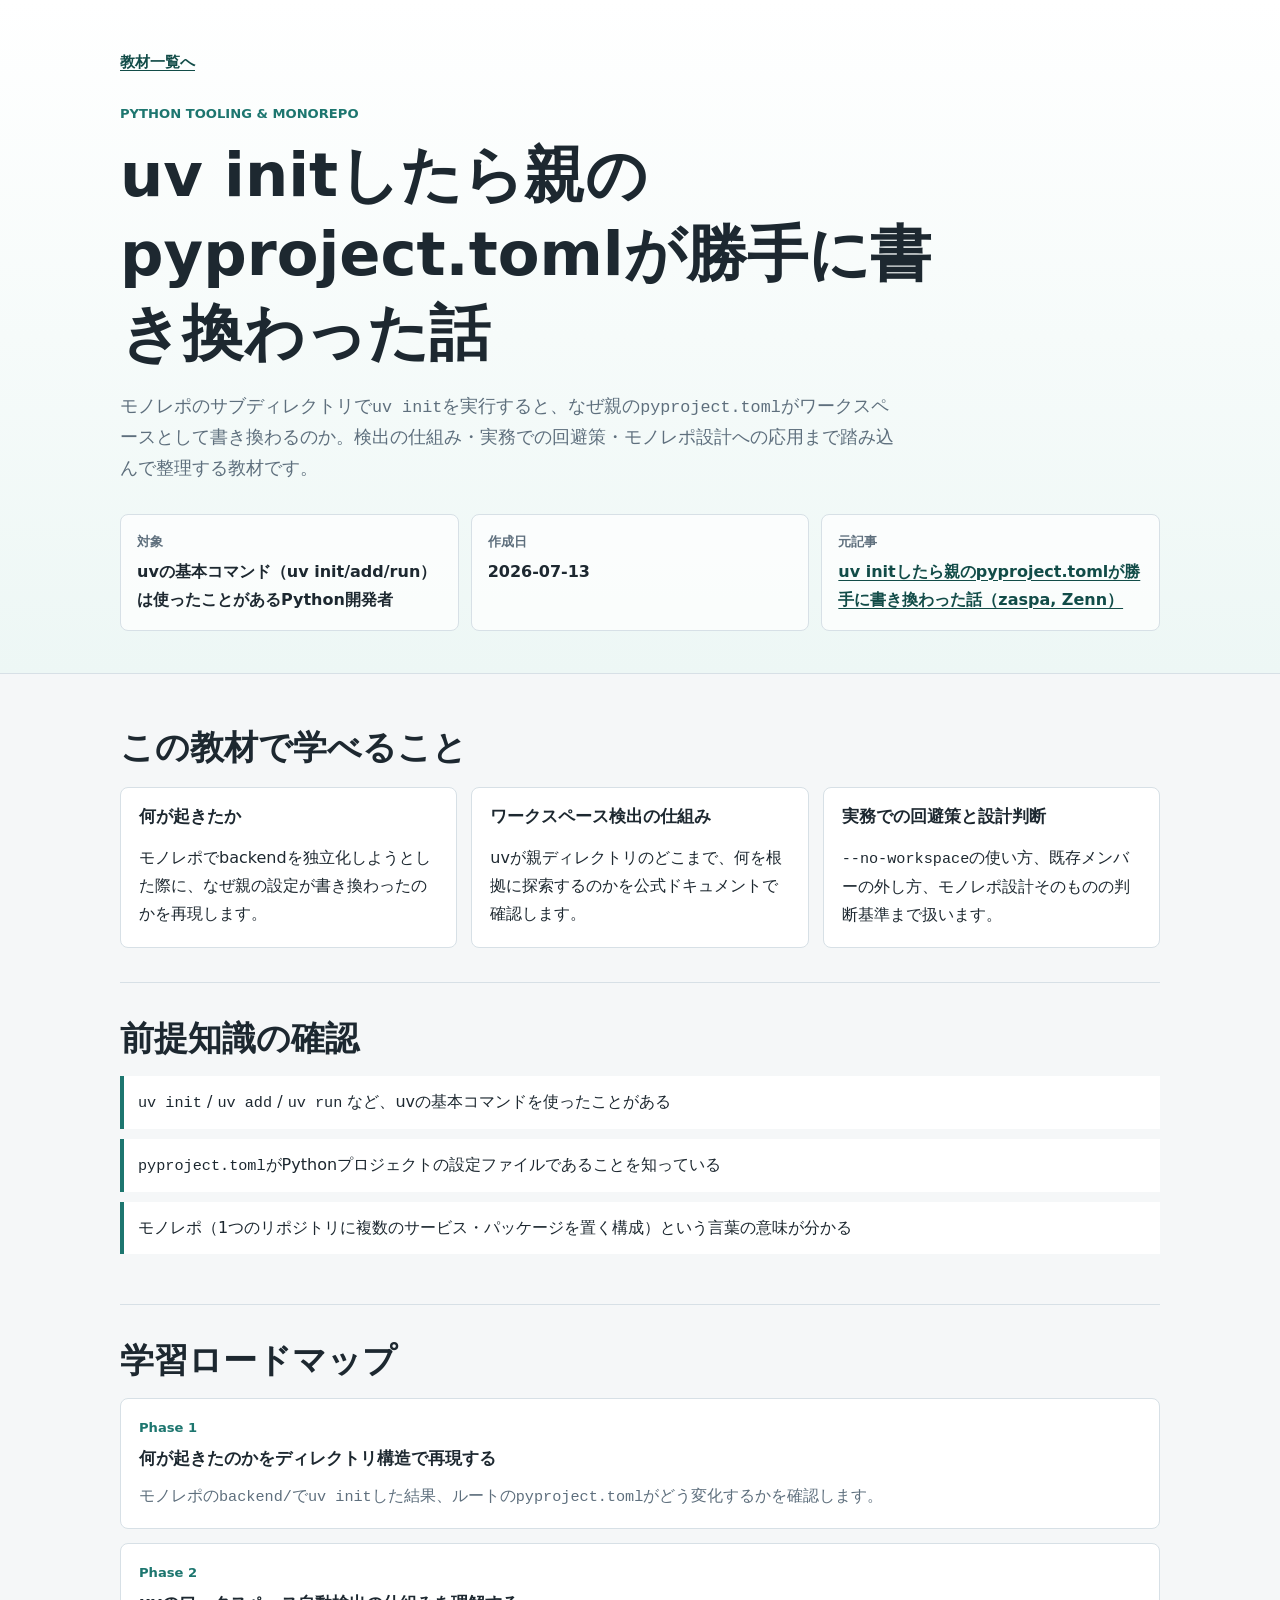
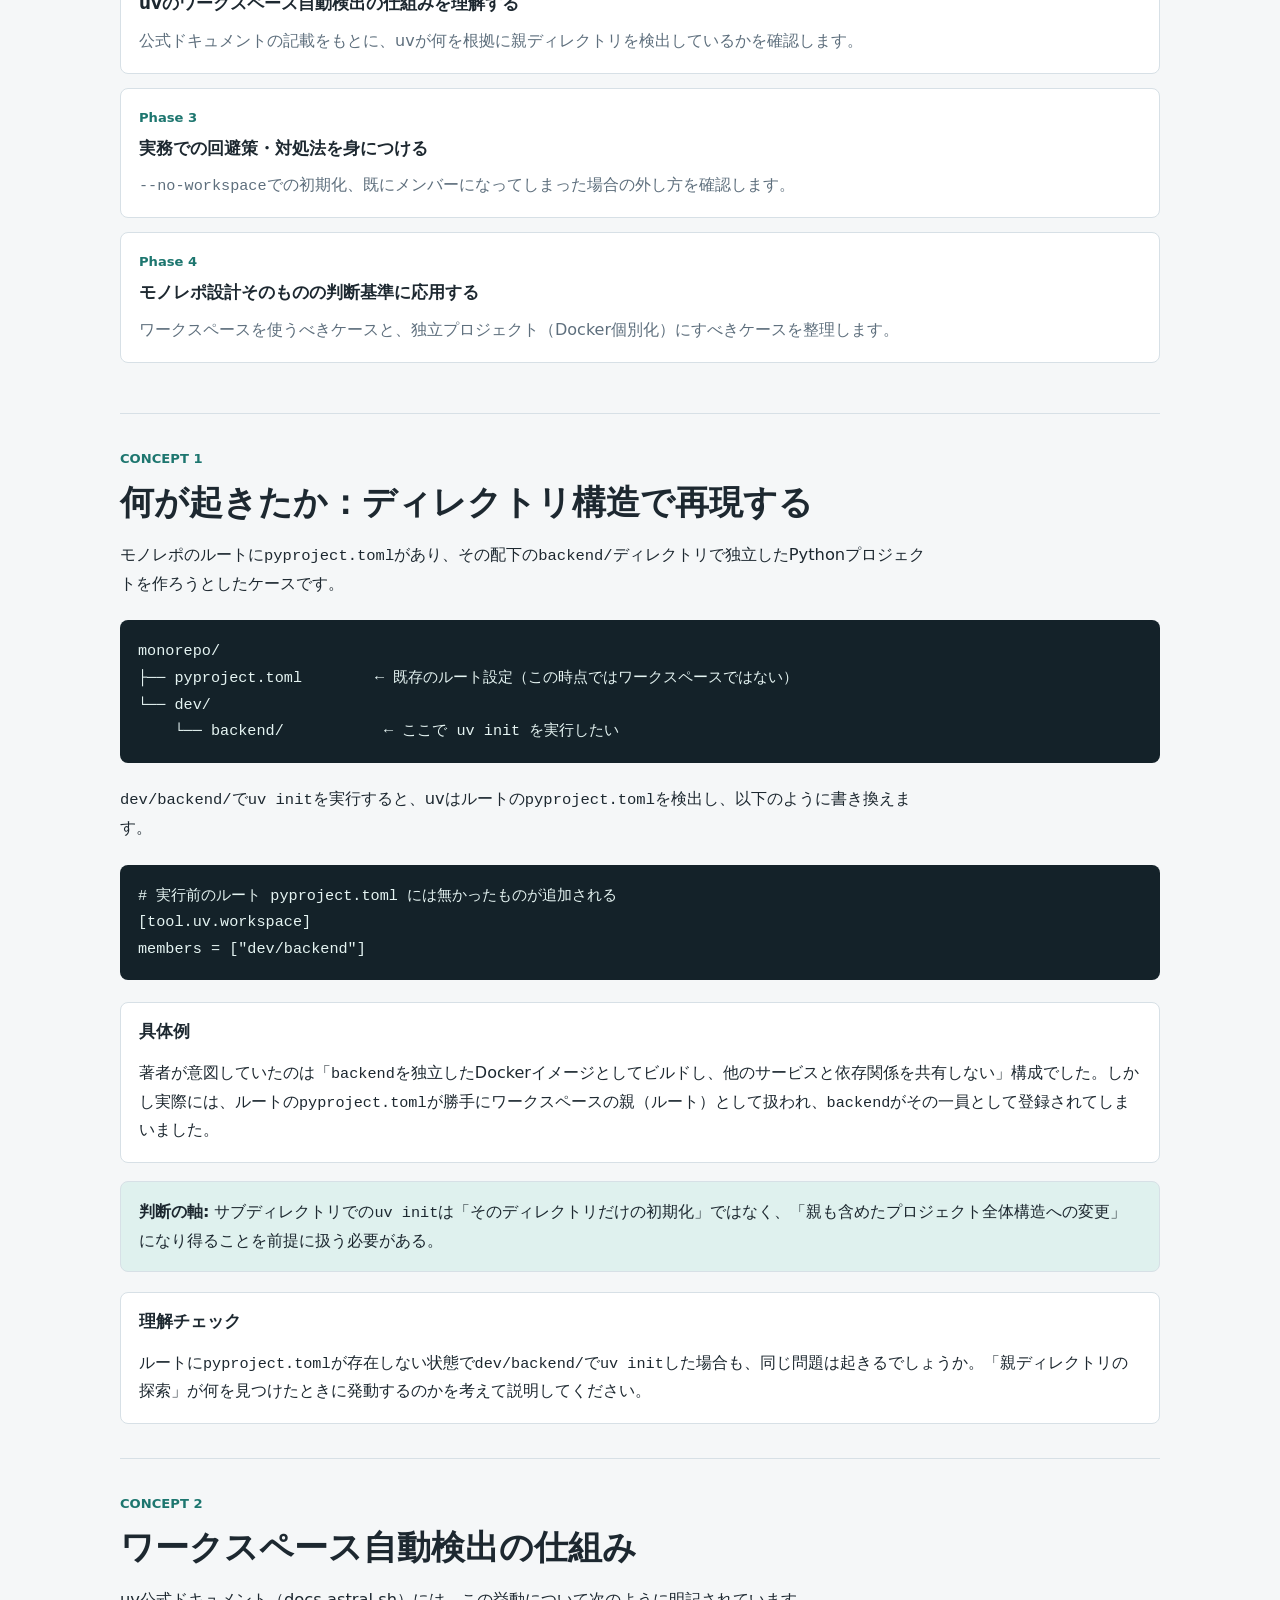
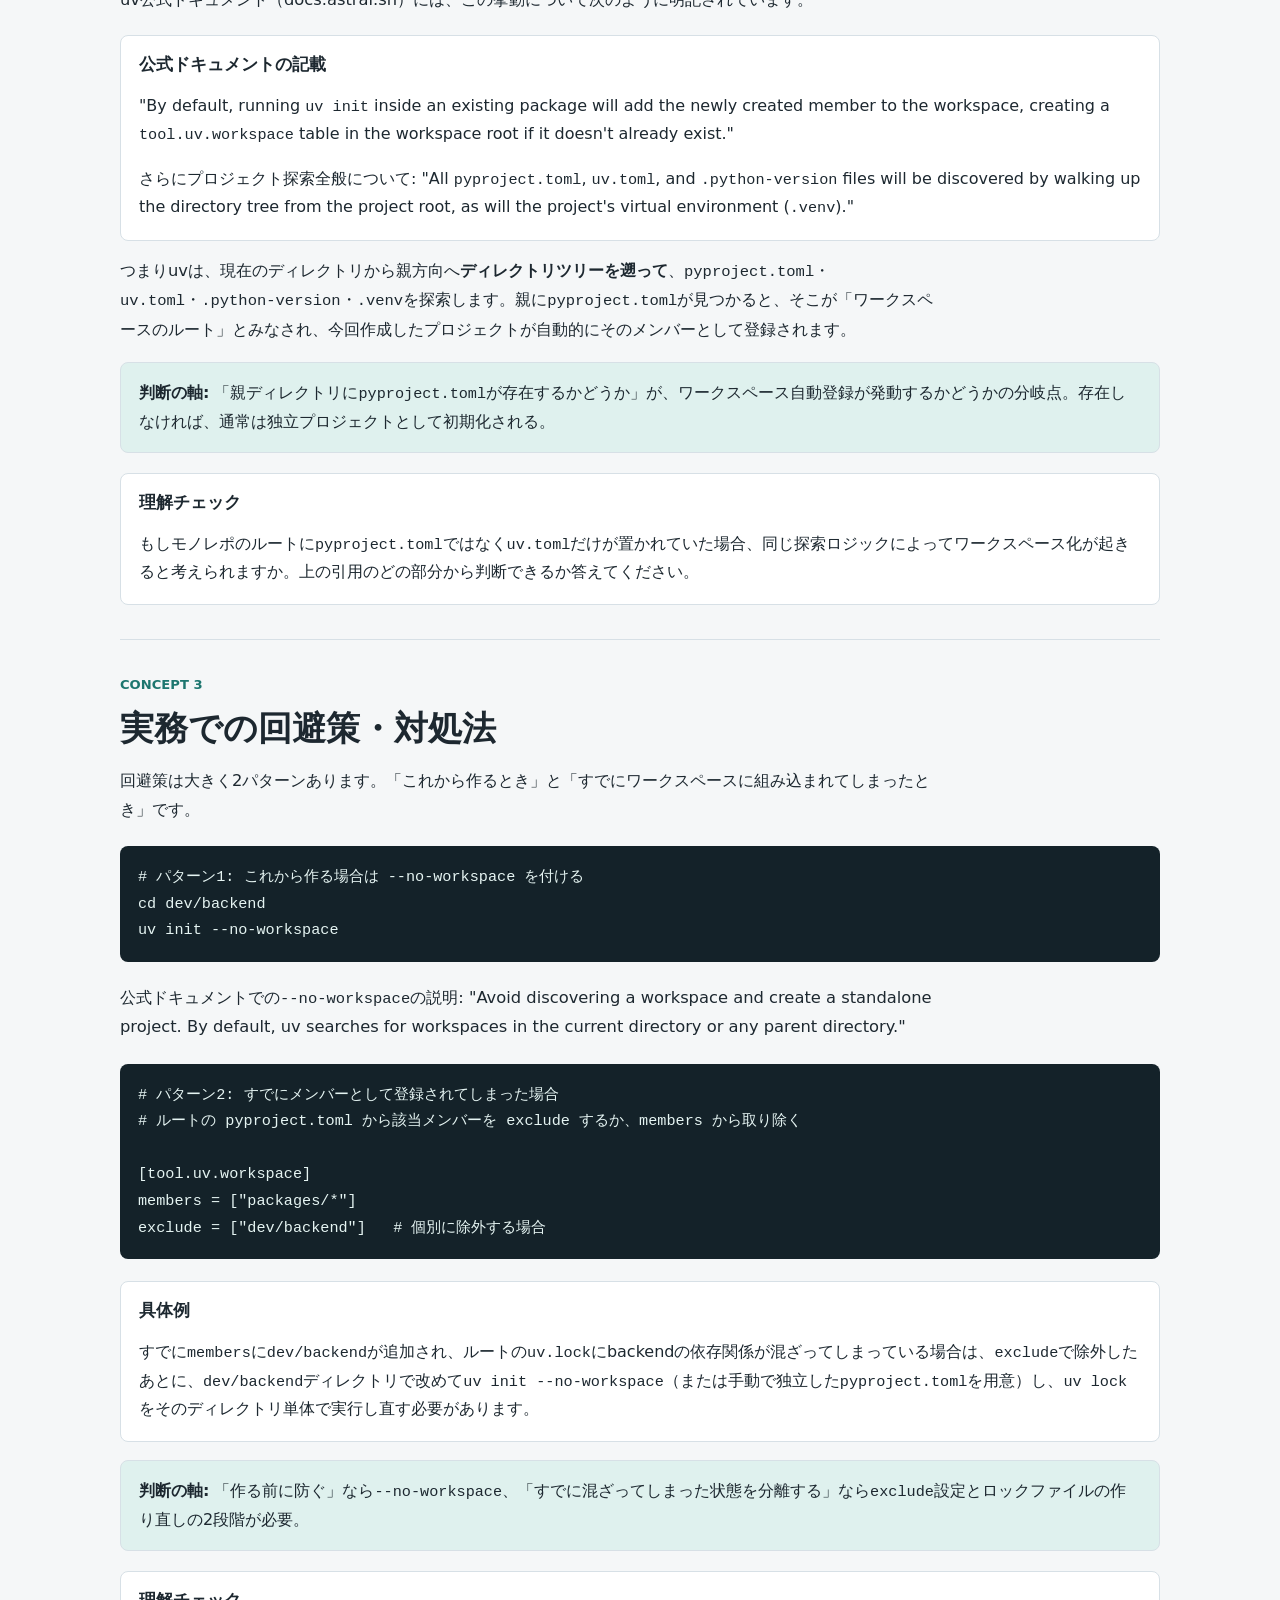
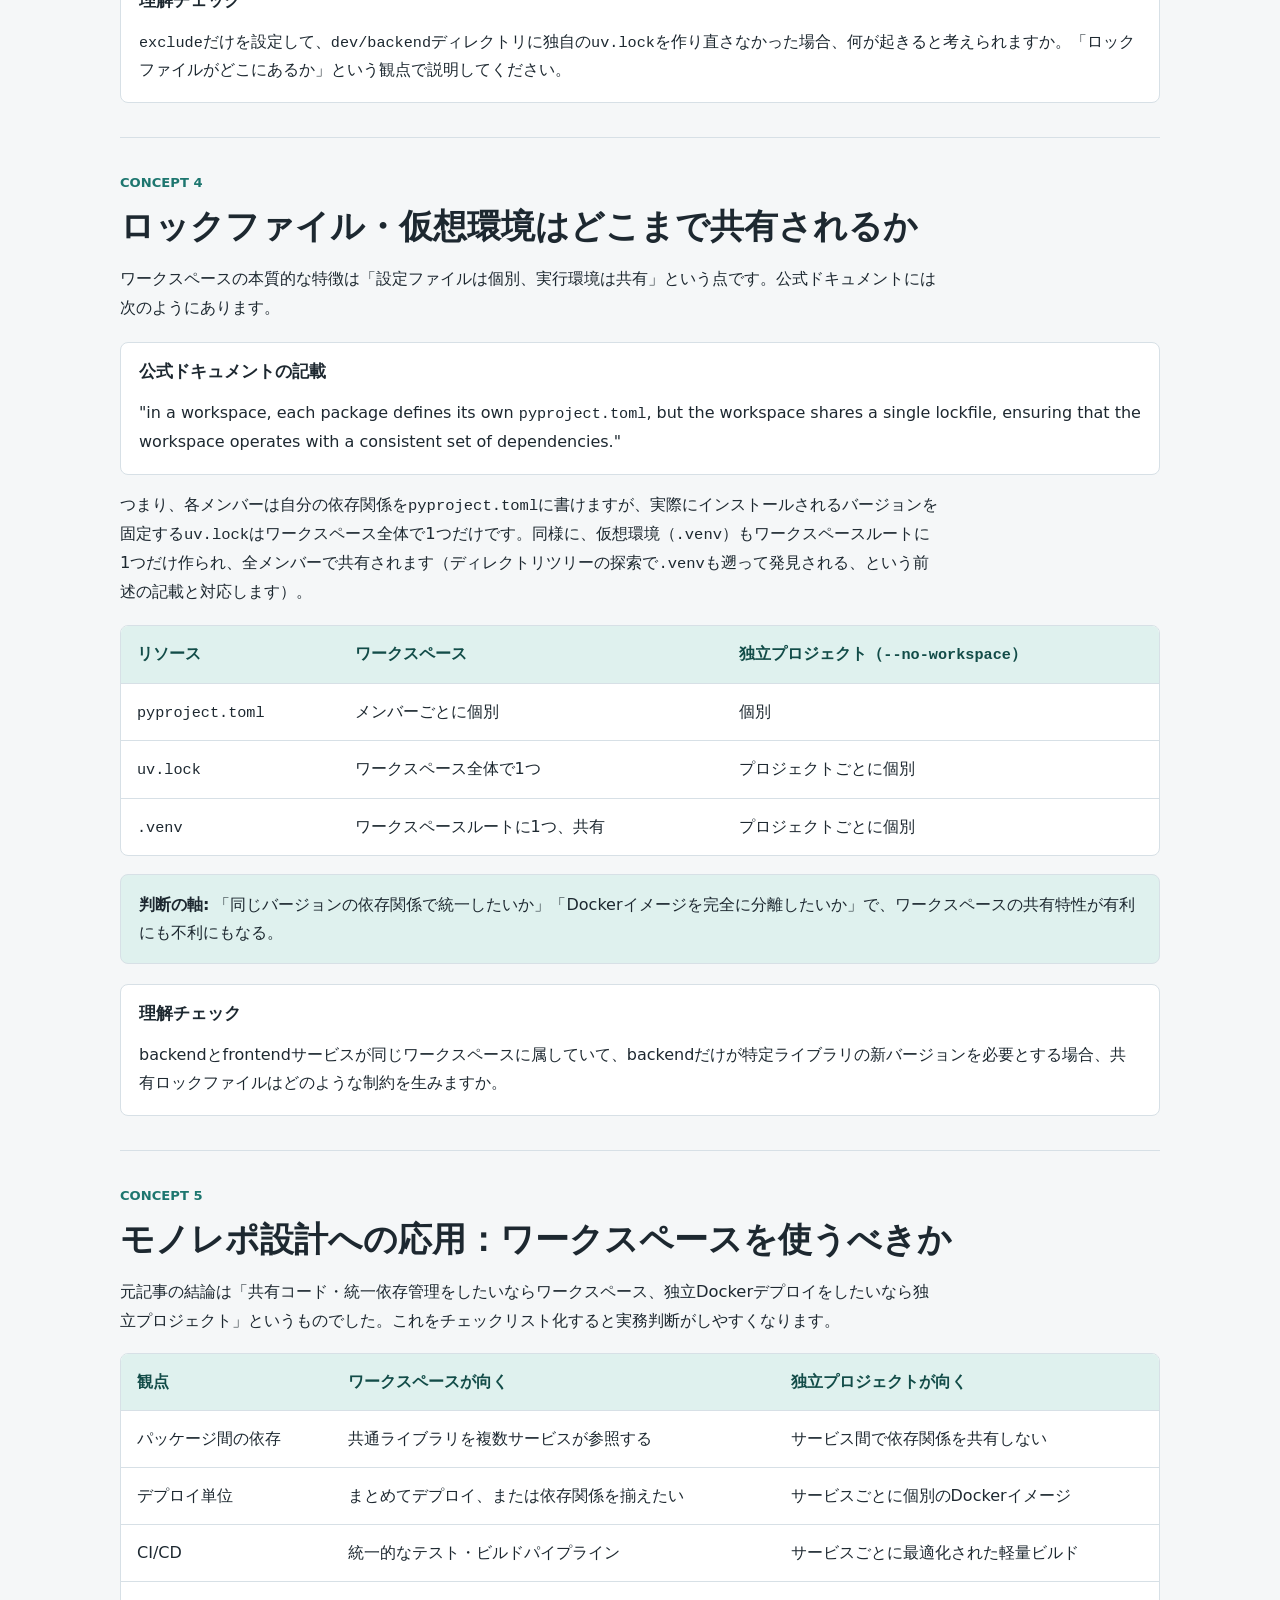
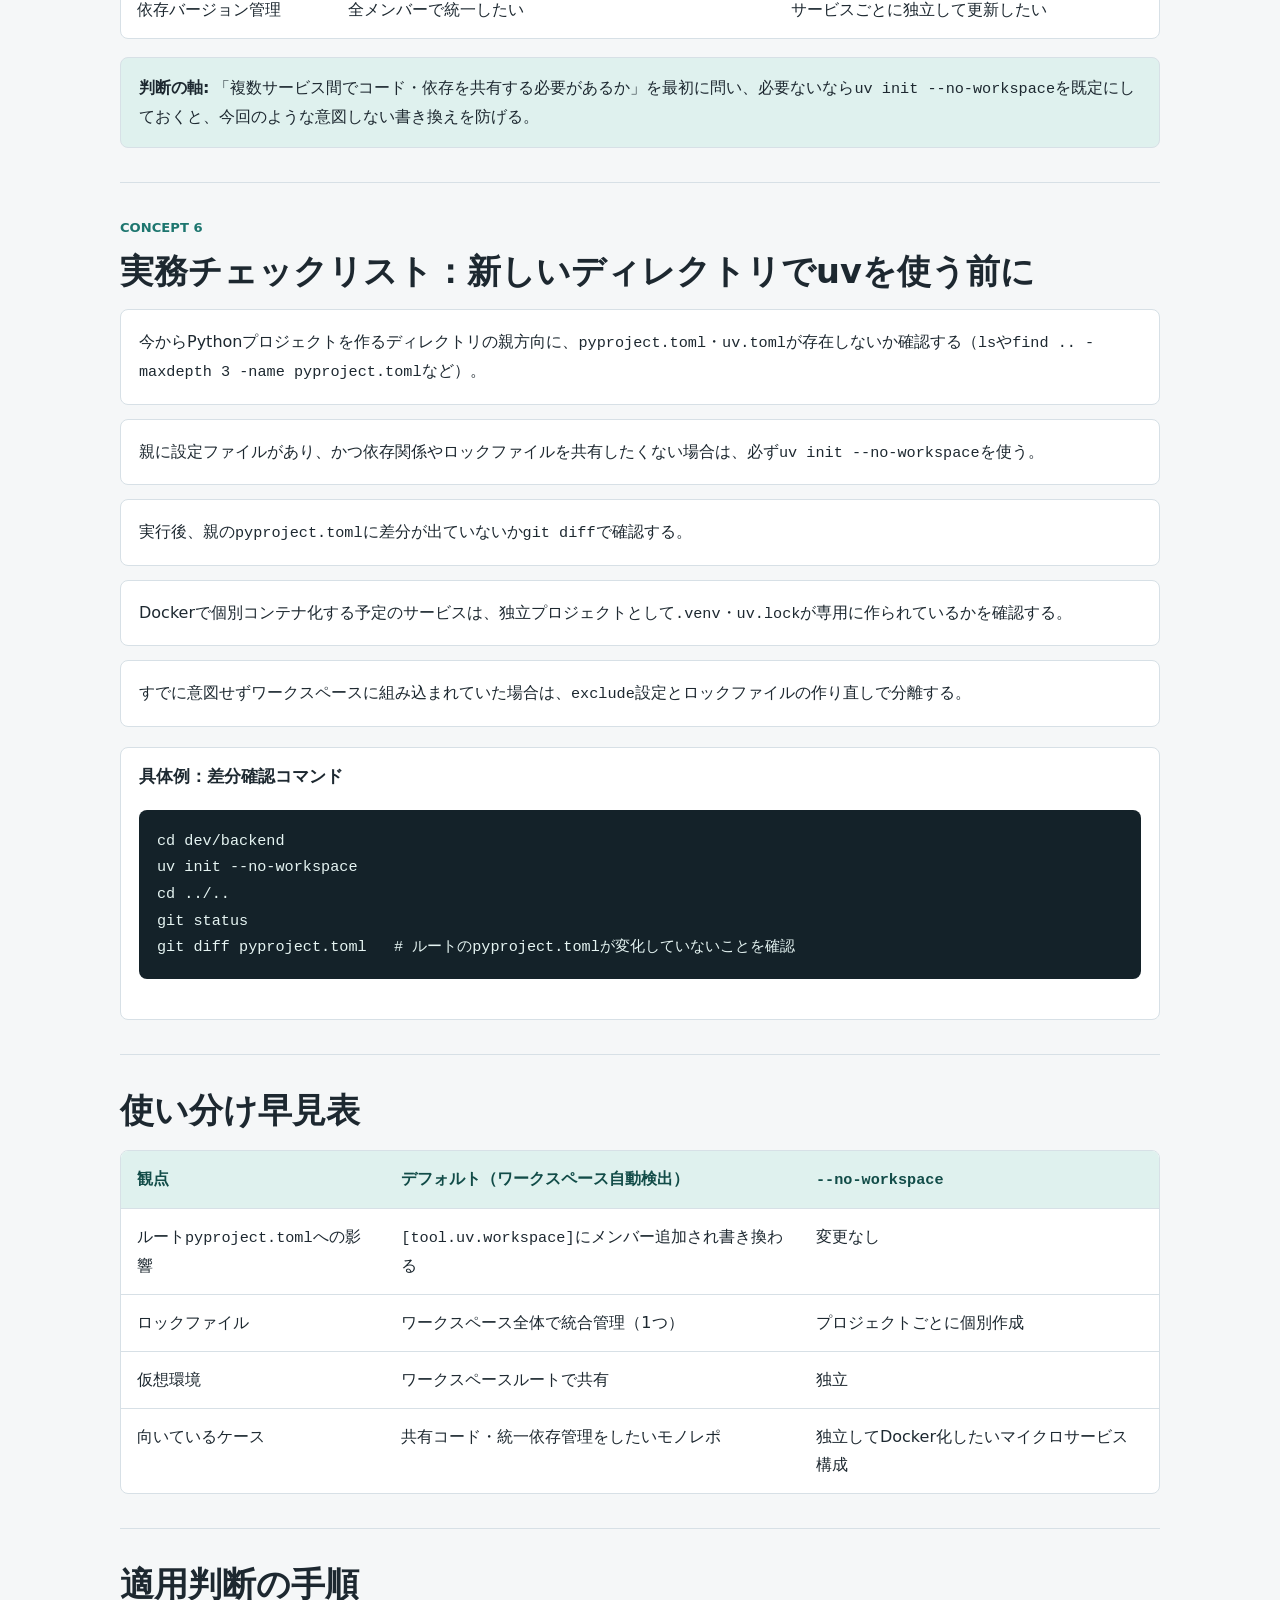
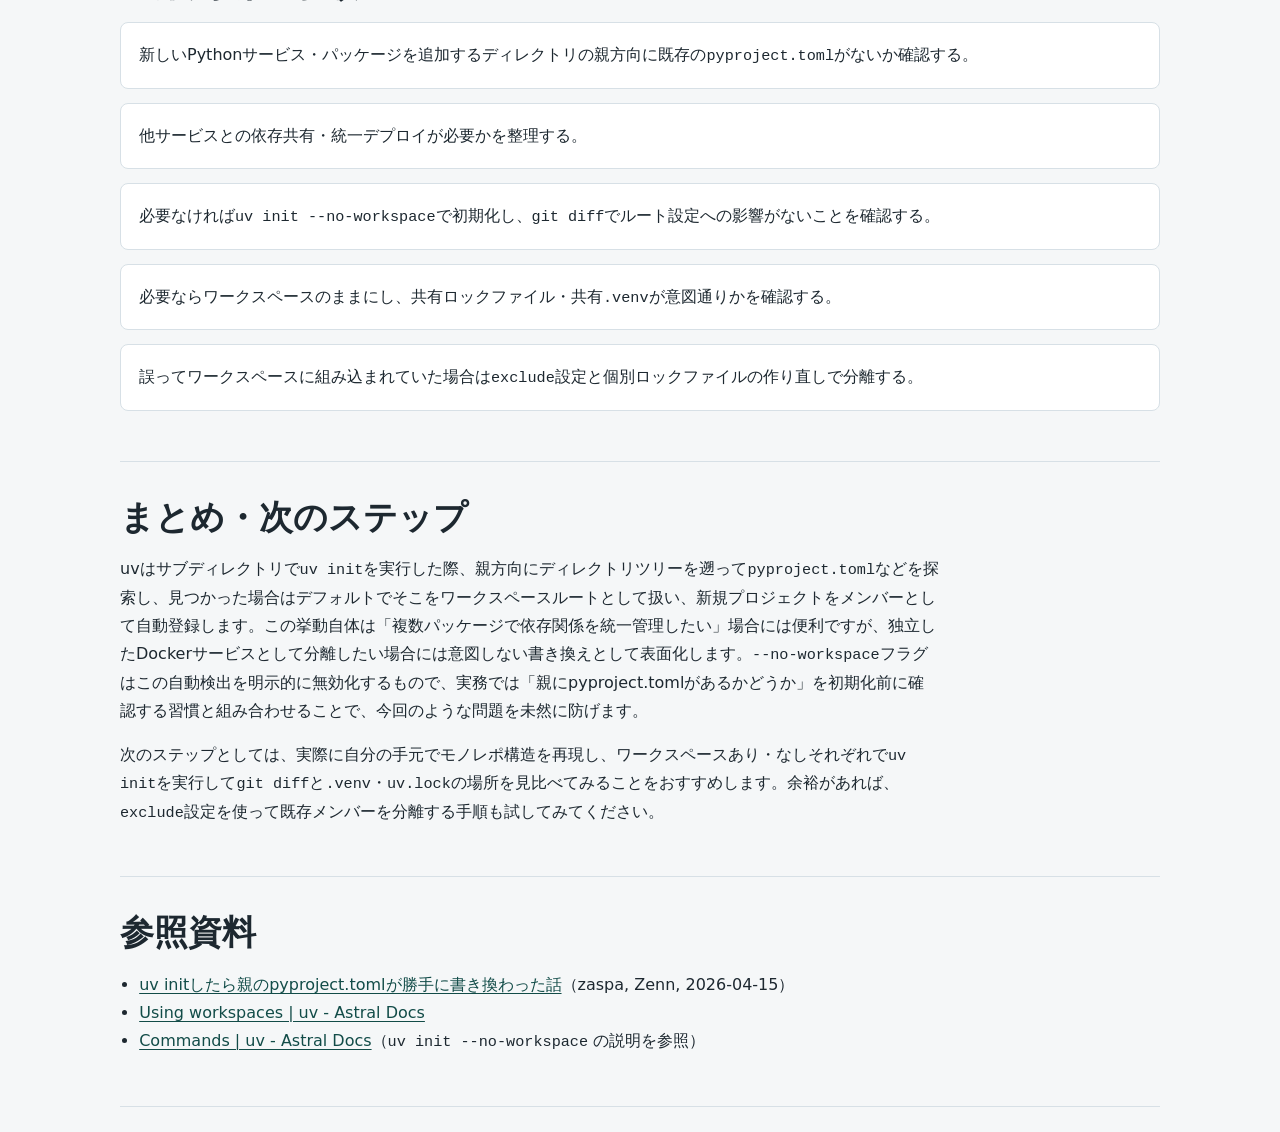
<file: docs/2026-07-13_uv-workspace-pyproject/index.html>
<!doctype html>
<html lang="ja">
<head>
  <meta charset="utf-8">
  <meta name="viewport" content="width=device-width, initial-scale=1">
  <title>uv initでモノレポの親pyproject.tomlが書き換わる問題</title>
  <link rel="stylesheet" href="./styles.css">
</head>
<body>
  <header class="hero">
    <div class="wrap">
      <a class="back-link" href="../">教材一覧へ</a>
      <p class="eyebrow">Python Tooling &amp; Monorepo</p>
      <h1>uv initしたら親のpyproject.tomlが勝手に書き換わった話</h1>
      <p class="lead">モノレポのサブディレクトリで<code>uv init</code>を実行すると、なぜ親の<code>pyproject.toml</code>がワークスペースとして書き換わるのか。検出の仕組み・実務での回避策・モノレポ設計への応用まで踏み込んで整理する教材です。</p>
      <dl class="meta">
        <div>
          <dt>対象</dt>
          <dd>uvの基本コマンド（uv init/add/run）は使ったことがあるPython開発者</dd>
        </div>
        <div>
          <dt>作成日</dt>
          <dd>2026-07-13</dd>
        </div>
        <div>
          <dt>元記事</dt>
          <dd><a href="https://zenn.dev/zaspa/articles/484f0a74a416b4">uv initしたら親のpyproject.tomlが勝手に書き換わった話（zaspa, Zenn）</a></dd>
        </div>
      </dl>
    </div>
  </header>

  <main class="wrap content">
    <section class="section" id="goals">
      <h2>この教材で学べること</h2>
      <div class="goal-grid">
        <article>
          <h3>何が起きたか</h3>
          <p>モノレポでbackendを独立化しようとした際に、なぜ親の設定が書き換わったのかを再現します。</p>
        </article>
        <article>
          <h3>ワークスペース検出の仕組み</h3>
          <p>uvが親ディレクトリのどこまで、何を根拠に探索するのかを公式ドキュメントで確認します。</p>
        </article>
        <article>
          <h3>実務での回避策と設計判断</h3>
          <p><code>--no-workspace</code>の使い方、既存メンバーの外し方、モノレポ設計そのものの判断基準まで扱います。</p>
        </article>
      </div>
    </section>

    <section class="section" id="prerequisites">
      <h2>前提知識の確認</h2>
      <ul class="check-list">
        <li><code>uv init</code> / <code>uv add</code> / <code>uv run</code> など、uvの基本コマンドを使ったことがある</li>
        <li><code>pyproject.toml</code>がPythonプロジェクトの設定ファイルであることを知っている</li>
        <li>モノレポ（1つのリポジトリに複数のサービス・パッケージを置く構成）という言葉の意味が分かる</li>
      </ul>
    </section>

    <section class="section" id="roadmap">
      <h2>学習ロードマップ</h2>
      <ol class="roadmap">
        <li>
          <span>Phase 1</span>
          <strong>何が起きたのかをディレクトリ構造で再現する</strong>
          <p>モノレポの<code>backend/</code>で<code>uv init</code>した結果、ルートの<code>pyproject.toml</code>がどう変化するかを確認します。</p>
        </li>
        <li>
          <span>Phase 2</span>
          <strong>uvのワークスペース自動検出の仕組みを理解する</strong>
          <p>公式ドキュメントの記載をもとに、uvが何を根拠に親ディレクトリを検出しているかを確認します。</p>
        </li>
        <li>
          <span>Phase 3</span>
          <strong>実務での回避策・対処法を身につける</strong>
          <p><code>--no-workspace</code>での初期化、既にメンバーになってしまった場合の外し方を確認します。</p>
        </li>
        <li>
          <span>Phase 4</span>
          <strong>モノレポ設計そのものの判断基準に応用する</strong>
          <p>ワークスペースを使うべきケースと、独立プロジェクト（Docker個別化）にすべきケースを整理します。</p>
        </li>
      </ol>
    </section>

    <section class="section concept" id="reproduce">
      <p class="section-label">Concept 1</p>
      <h2>何が起きたか：ディレクトリ構造で再現する</h2>
      <p>モノレポのルートに<code>pyproject.toml</code>があり、その配下の<code>backend/</code>ディレクトリで独立したPythonプロジェクトを作ろうとしたケースです。</p>
      <pre><code>monorepo/
├── pyproject.toml        ← 既存のルート設定（この時点ではワークスペースではない）
└── dev/
    └── backend/           ← ここで uv init を実行したい
</code></pre>
      <p><code>dev/backend/</code>で<code>uv init</code>を実行すると、uvはルートの<code>pyproject.toml</code>を検出し、以下のように書き換えます。</p>
      <pre><code># 実行前のルート pyproject.toml には無かったものが追加される
[tool.uv.workspace]
members = ["dev/backend"]
</code></pre>
      <div class="example">
        <h3>具体例</h3>
        <p>著者が意図していたのは「<code>backend</code>を独立したDockerイメージとしてビルドし、他のサービスと依存関係を共有しない」構成でした。しかし実際には、ルートの<code>pyproject.toml</code>が勝手にワークスペースの親（ルート）として扱われ、<code>backend</code>がその一員として登録されてしまいました。</p>
      </div>
      <div class="key-point">
        <strong>判断の軸:</strong> サブディレクトリでの<code>uv init</code>は「そのディレクトリだけの初期化」ではなく、「親も含めたプロジェクト全体構造への変更」になり得ることを前提に扱う必要がある。
      </div>
      <div class="quiz">
        <h3>理解チェック</h3>
        <p>ルートに<code>pyproject.toml</code>が存在しない状態で<code>dev/backend/</code>で<code>uv init</code>した場合も、同じ問題は起きるでしょうか。「親ディレクトリの探索」が何を見つけたときに発動するのかを考えて説明してください。</p>
      </div>
    </section>

    <section class="section concept" id="detection">
      <p class="section-label">Concept 2</p>
      <h2>ワークスペース自動検出の仕組み</h2>
      <p>uv公式ドキュメント（docs.astral.sh）には、この挙動について次のように明記されています。</p>
      <div class="example">
        <h3>公式ドキュメントの記載</h3>
        <p>"By default, running <code>uv init</code> inside an existing package will add the newly created member to the workspace, creating a <code>tool.uv.workspace</code> table in the workspace root if it doesn't already exist."</p>
        <p>さらにプロジェクト探索全般について: "All <code>pyproject.toml</code>, <code>uv.toml</code>, and <code>.python-version</code> files will be discovered by walking up the directory tree from the project root, as will the project's virtual environment (<code>.venv</code>)."</p>
      </div>
      <p>つまりuvは、現在のディレクトリから親方向へ<strong>ディレクトリツリーを遡って</strong>、<code>pyproject.toml</code>・<code>uv.toml</code>・<code>.python-version</code>・<code>.venv</code>を探索します。親に<code>pyproject.toml</code>が見つかると、そこが「ワークスペースのルート」とみなされ、今回作成したプロジェクトが自動的にそのメンバーとして登録されます。</p>
      <div class="key-point">
        <strong>判断の軸:</strong> 「親ディレクトリに<code>pyproject.toml</code>が存在するかどうか」が、ワークスペース自動登録が発動するかどうかの分岐点。存在しなければ、通常は独立プロジェクトとして初期化される。
      </div>
      <div class="quiz">
        <h3>理解チェック</h3>
        <p>もしモノレポのルートに<code>pyproject.toml</code>ではなく<code>uv.toml</code>だけが置かれていた場合、同じ探索ロジックによってワークスペース化が起きると考えられますか。上の引用のどの部分から判断できるか答えてください。</p>
      </div>
    </section>

    <section class="section concept" id="workaround">
      <p class="section-label">Concept 3</p>
      <h2>実務での回避策・対処法</h2>
      <p>回避策は大きく2パターンあります。「これから作るとき」と「すでにワークスペースに組み込まれてしまったとき」です。</p>
      <pre><code># パターン1: これから作る場合は --no-workspace を付ける
cd dev/backend
uv init --no-workspace</code></pre>
      <p>公式ドキュメントでの<code>--no-workspace</code>の説明: "Avoid discovering a workspace and create a standalone project. By default, uv searches for workspaces in the current directory or any parent directory."</p>
      <pre><code># パターン2: すでにメンバーとして登録されてしまった場合
# ルートの pyproject.toml から該当メンバーを exclude するか、members から取り除く

[tool.uv.workspace]
members = ["packages/*"]
exclude = ["dev/backend"]   # 個別に除外する場合
</code></pre>
      <div class="example">
        <h3>具体例</h3>
        <p>すでに<code>members</code>に<code>dev/backend</code>が追加され、ルートの<code>uv.lock</code>にbackendの依存関係が混ざってしまっている場合は、<code>exclude</code>で除外したあとに、<code>dev/backend</code>ディレクトリで改めて<code>uv init --no-workspace</code>（または手動で独立した<code>pyproject.toml</code>を用意）し、<code>uv lock</code>をそのディレクトリ単体で実行し直す必要があります。</p>
      </div>
      <div class="key-point">
        <strong>判断の軸:</strong> 「作る前に防ぐ」なら<code>--no-workspace</code>、「すでに混ざってしまった状態を分離する」なら<code>exclude</code>設定とロックファイルの作り直しの2段階が必要。
      </div>
      <div class="quiz">
        <h3>理解チェック</h3>
        <p><code>exclude</code>だけを設定して、<code>dev/backend</code>ディレクトリに独自の<code>uv.lock</code>を作り直さなかった場合、何が起きると考えられますか。「ロックファイルがどこにあるか」という観点で説明してください。</p>
      </div>
    </section>

    <section class="section concept" id="shared-resources">
      <p class="section-label">Concept 4</p>
      <h2>ロックファイル・仮想環境はどこまで共有されるか</h2>
      <p>ワークスペースの本質的な特徴は「設定ファイルは個別、実行環境は共有」という点です。公式ドキュメントには次のようにあります。</p>
      <div class="example">
        <h3>公式ドキュメントの記載</h3>
        <p>"in a workspace, each package defines its own <code>pyproject.toml</code>, but the workspace shares a single lockfile, ensuring that the workspace operates with a consistent set of dependencies."</p>
      </div>
      <p>つまり、各メンバーは自分の依存関係を<code>pyproject.toml</code>に書けますが、実際にインストールされるバージョンを固定する<code>uv.lock</code>はワークスペース全体で1つだけです。同様に、仮想環境（<code>.venv</code>）もワークスペースルートに1つだけ作られ、全メンバーで共有されます（ディレクトリツリーの探索で<code>.venv</code>も遡って発見される、という前述の記載と対応します）。</p>
      <div class="table-wrap">
        <table>
          <thead>
            <tr>
              <th>リソース</th>
              <th>ワークスペース</th>
              <th>独立プロジェクト（<code>--no-workspace</code>）</th>
            </tr>
          </thead>
          <tbody>
            <tr>
              <td><code>pyproject.toml</code></td>
              <td>メンバーごとに個別</td>
              <td>個別</td>
            </tr>
            <tr>
              <td><code>uv.lock</code></td>
              <td>ワークスペース全体で1つ</td>
              <td>プロジェクトごとに個別</td>
            </tr>
            <tr>
              <td><code>.venv</code></td>
              <td>ワークスペースルートに1つ、共有</td>
              <td>プロジェクトごとに個別</td>
            </tr>
          </tbody>
        </table>
      </div>
      <div class="key-point">
        <strong>判断の軸:</strong> 「同じバージョンの依存関係で統一したいか」「Dockerイメージを完全に分離したいか」で、ワークスペースの共有特性が有利にも不利にもなる。
      </div>
      <div class="quiz">
        <h3>理解チェック</h3>
        <p>backendとfrontendサービスが同じワークスペースに属していて、backendだけが特定ライブラリの新バージョンを必要とする場合、共有ロックファイルはどのような制約を生みますか。</p>
      </div>
    </section>

    <section class="section concept" id="monorepo-design">
      <p class="section-label">Concept 5</p>
      <h2>モノレポ設計への応用：ワークスペースを使うべきか</h2>
      <p>元記事の結論は「共有コード・統一依存管理をしたいならワークスペース、独立Dockerデプロイをしたいなら独立プロジェクト」というものでした。これをチェックリスト化すると実務判断がしやすくなります。</p>
      <div class="table-wrap">
        <table>
          <thead>
            <tr>
              <th>観点</th>
              <th>ワークスペースが向く</th>
              <th>独立プロジェクトが向く</th>
            </tr>
          </thead>
          <tbody>
            <tr>
              <td>パッケージ間の依存</td>
              <td>共通ライブラリを複数サービスが参照する</td>
              <td>サービス間で依存関係を共有しない</td>
            </tr>
            <tr>
              <td>デプロイ単位</td>
              <td>まとめてデプロイ、または依存関係を揃えたい</td>
              <td>サービスごとに個別のDockerイメージ</td>
            </tr>
            <tr>
              <td>CI/CD</td>
              <td>統一的なテスト・ビルドパイプライン</td>
              <td>サービスごとに最適化された軽量ビルド</td>
            </tr>
            <tr>
              <td>依存バージョン管理</td>
              <td>全メンバーで統一したい</td>
              <td>サービスごとに独立して更新したい</td>
            </tr>
          </tbody>
        </table>
      </div>
      <div class="key-point">
        <strong>判断の軸:</strong> 「複数サービス間でコード・依存を共有する必要があるか」を最初に問い、必要ないなら<code>uv init --no-workspace</code>を既定にしておくと、今回のような意図しない書き換えを防げる。
      </div>
    </section>

    <section class="section concept" id="checklist">
      <p class="section-label">Concept 6</p>
      <h2>実務チェックリスト：新しいディレクトリでuvを使う前に</h2>
      <ol class="steps">
        <li>今からPythonプロジェクトを作るディレクトリの親方向に、<code>pyproject.toml</code>・<code>uv.toml</code>が存在しないか確認する（<code>ls</code>や<code>find .. -maxdepth 3 -name pyproject.toml</code>など）。</li>
        <li>親に設定ファイルがあり、かつ依存関係やロックファイルを共有したくない場合は、必ず<code>uv init --no-workspace</code>を使う。</li>
        <li>実行後、親の<code>pyproject.toml</code>に差分が出ていないか<code>git diff</code>で確認する。</li>
        <li>Dockerで個別コンテナ化する予定のサービスは、独立プロジェクトとして<code>.venv</code>・<code>uv.lock</code>が専用に作られているかを確認する。</li>
        <li>すでに意図せずワークスペースに組み込まれていた場合は、<code>exclude</code>設定とロックファイルの作り直しで分離する。</li>
      </ol>
      <div class="example">
        <h3>具体例：差分確認コマンド</h3>
        <pre><code>cd dev/backend
uv init --no-workspace
cd ../..
git status
git diff pyproject.toml   # ルートのpyproject.tomlが変化していないことを確認</code></pre>
      </div>
    </section>

    <section class="section" id="comparison">
      <h2>使い分け早見表</h2>
      <div class="table-wrap">
        <table>
          <thead>
            <tr>
              <th>観点</th>
              <th>デフォルト（ワークスペース自動検出）</th>
              <th><code>--no-workspace</code></th>
            </tr>
          </thead>
          <tbody>
            <tr>
              <td>ルート<code>pyproject.toml</code>への影響</td>
              <td><code>[tool.uv.workspace]</code>にメンバー追加され書き換わる</td>
              <td>変更なし</td>
            </tr>
            <tr>
              <td>ロックファイル</td>
              <td>ワークスペース全体で統合管理（1つ）</td>
              <td>プロジェクトごとに個別作成</td>
            </tr>
            <tr>
              <td>仮想環境</td>
              <td>ワークスペースルートで共有</td>
              <td>独立</td>
            </tr>
            <tr>
              <td>向いているケース</td>
              <td>共有コード・統一依存管理をしたいモノレポ</td>
              <td>独立してDocker化したいマイクロサービス構成</td>
            </tr>
          </tbody>
        </table>
      </div>
    </section>

    <section class="section" id="decision">
      <h2>適用判断の手順</h2>
      <ol class="steps">
        <li>新しいPythonサービス・パッケージを追加するディレクトリの親方向に既存の<code>pyproject.toml</code>がないか確認する。</li>
        <li>他サービスとの依存共有・統一デプロイが必要かを整理する。</li>
        <li>必要なければ<code>uv init --no-workspace</code>で初期化し、<code>git diff</code>でルート設定への影響がないことを確認する。</li>
        <li>必要ならワークスペースのままにし、共有ロックファイル・共有<code>.venv</code>が意図通りかを確認する。</li>
        <li>誤ってワークスペースに組み込まれていた場合は<code>exclude</code>設定と個別ロックファイルの作り直しで分離する。</li>
      </ol>
    </section>

    <section class="section" id="summary">
      <h2>まとめ・次のステップ</h2>
      <p>uvはサブディレクトリで<code>uv init</code>を実行した際、親方向にディレクトリツリーを遡って<code>pyproject.toml</code>などを探索し、見つかった場合はデフォルトでそこをワークスペースルートとして扱い、新規プロジェクトをメンバーとして自動登録します。この挙動自体は「複数パッケージで依存関係を統一管理したい」場合には便利ですが、独立したDockerサービスとして分離したい場合には意図しない書き換えとして表面化します。<code>--no-workspace</code>フラグはこの自動検出を明示的に無効化するもので、実務では「親にpyproject.tomlがあるかどうか」を初期化前に確認する習慣と組み合わせることで、今回のような問題を未然に防げます。</p>
      <p>次のステップとしては、実際に自分の手元でモノレポ構造を再現し、ワークスペースあり・なしそれぞれで<code>uv init</code>を実行して<code>git diff</code>と<code>.venv</code>・<code>uv.lock</code>の場所を見比べてみることをおすすめします。余裕があれば、<code>exclude</code>設定を使って既存メンバーを分離する手順も試してみてください。</p>
    </section>

    <section class="section references" id="references">
      <h2>参照資料</h2>
      <ul>
        <li><a href="https://zenn.dev/zaspa/articles/484f0a74a416b4">uv initしたら親のpyproject.tomlが勝手に書き換わった話</a>（zaspa, Zenn, 2026-04-15）</li>
        <li><a href="https://docs.astral.sh/uv/concepts/projects/workspaces/">Using workspaces | uv - Astral Docs</a></li>
        <li><a href="https://docs.astral.sh/uv/reference/cli/">Commands | uv - Astral Docs</a>（<code>uv init --no-workspace</code> の説明を参照）</li>
      </ul>
    </section>
  </main>
</body>
</html>
</file>
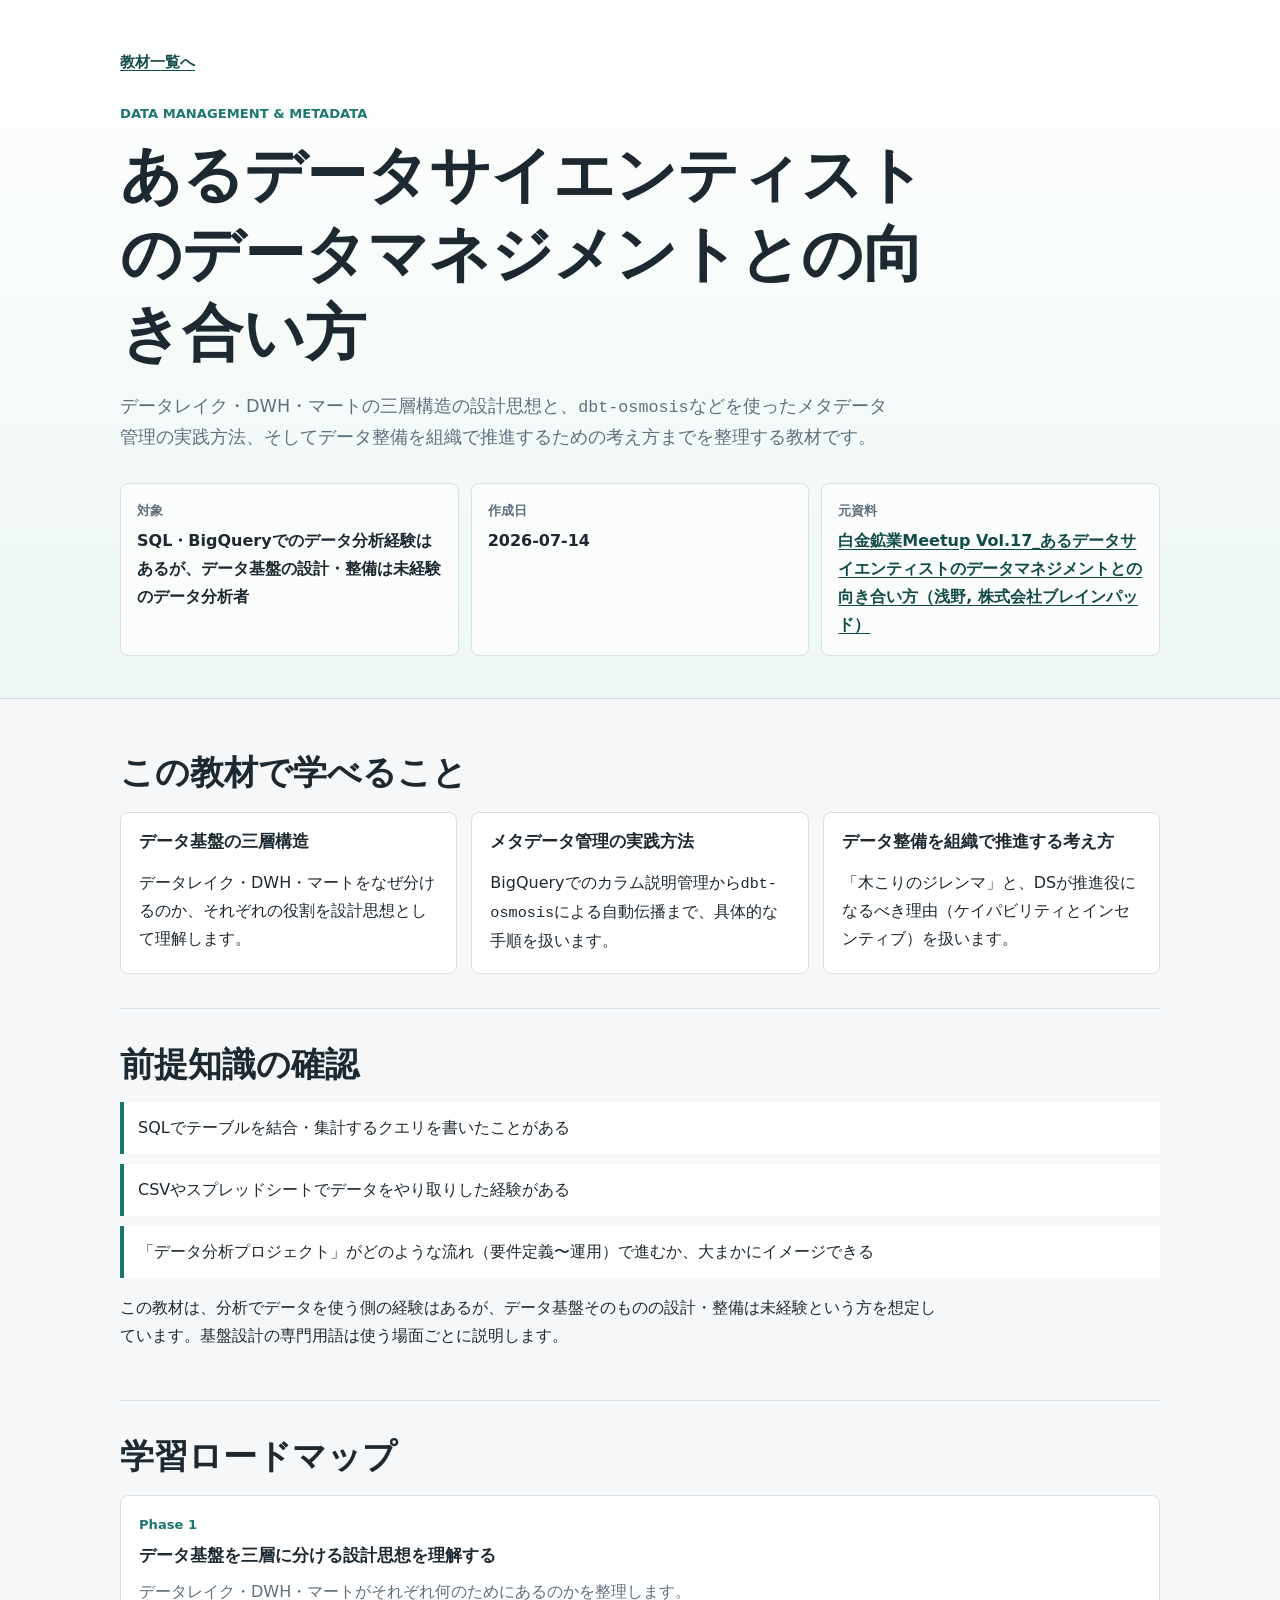
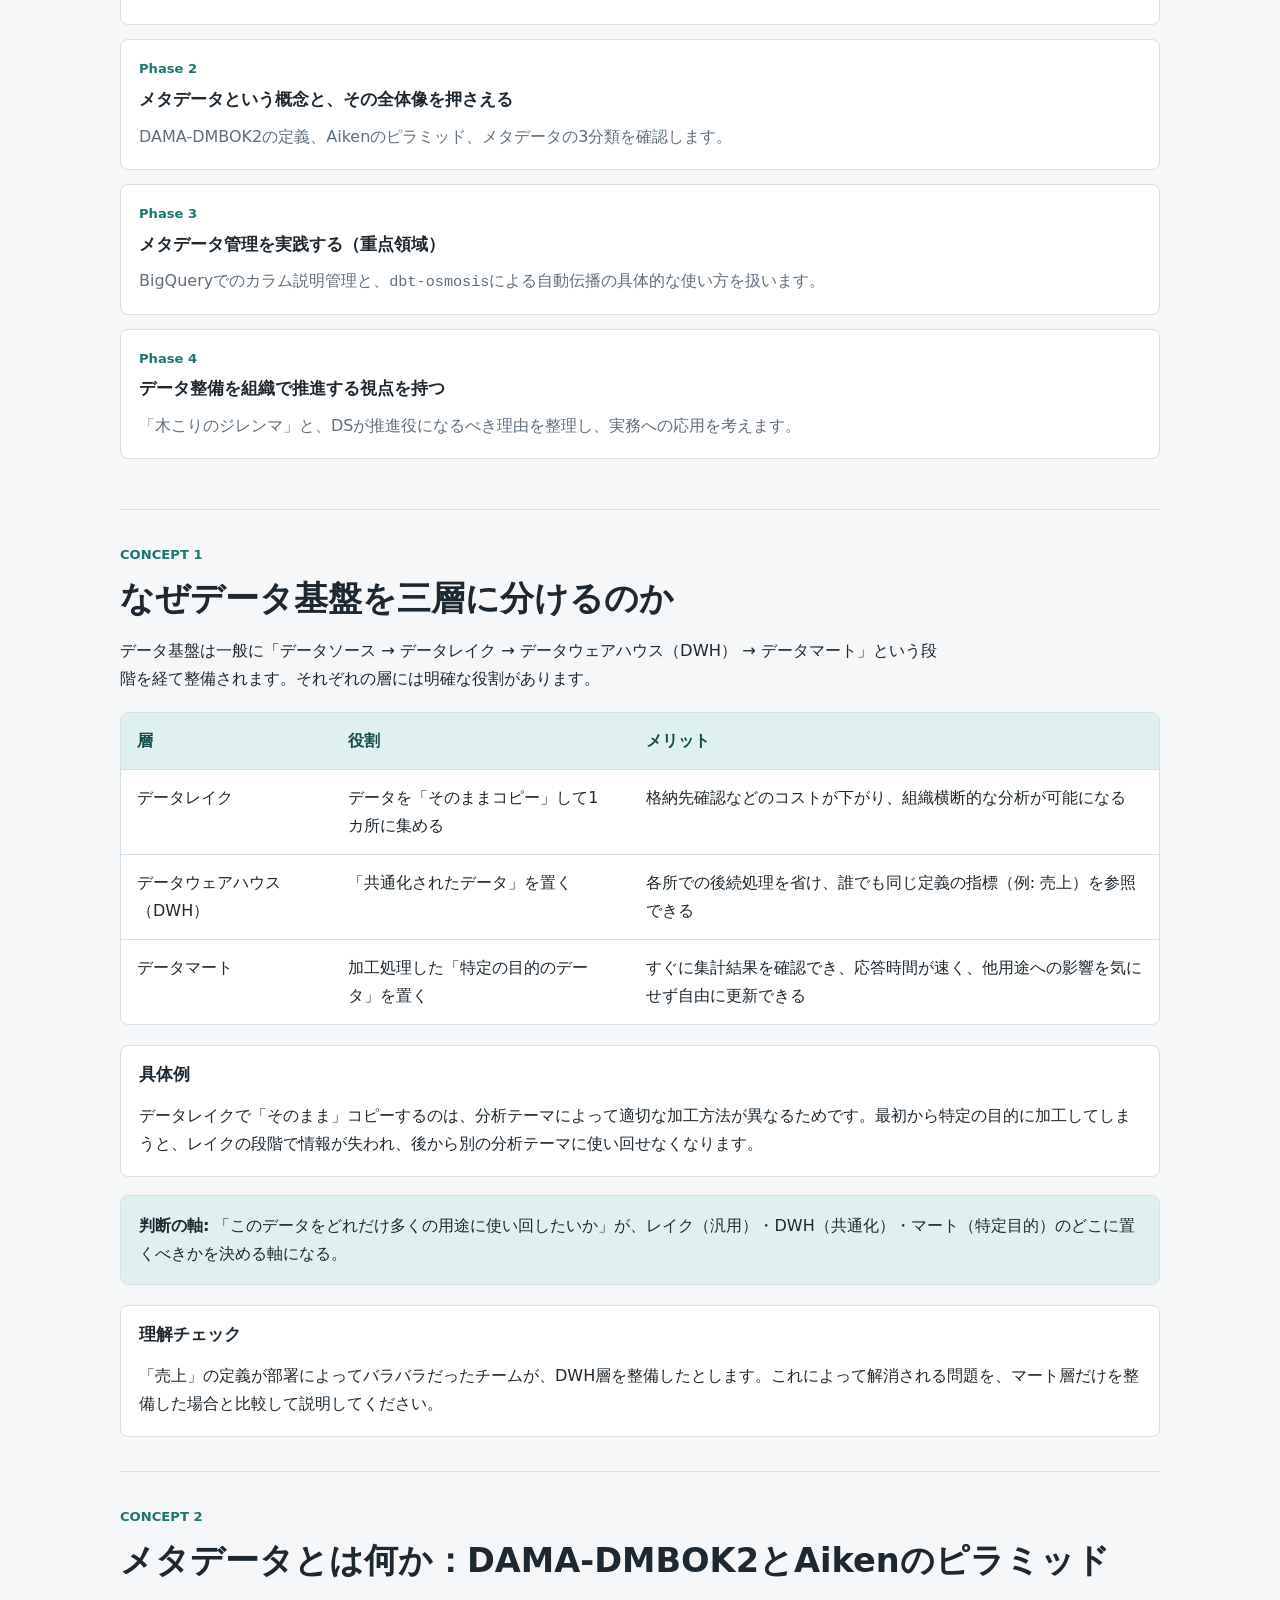
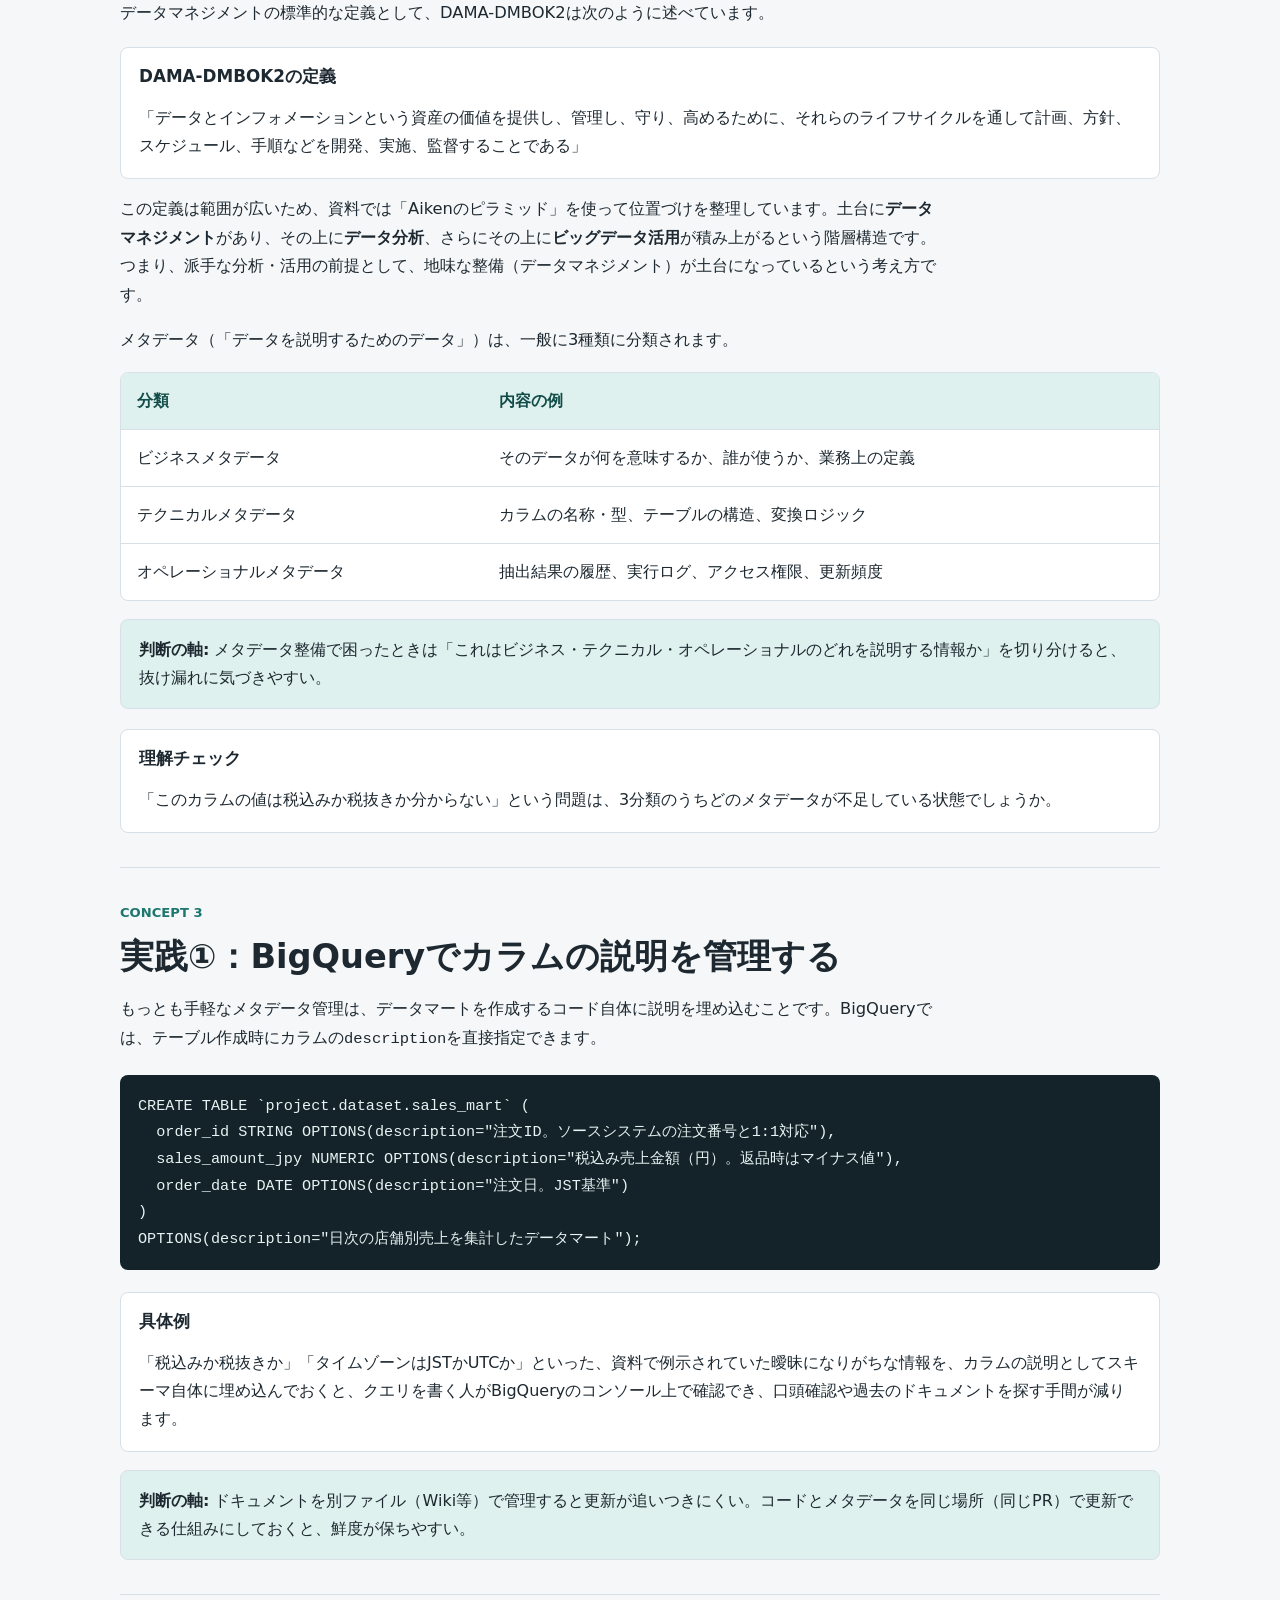
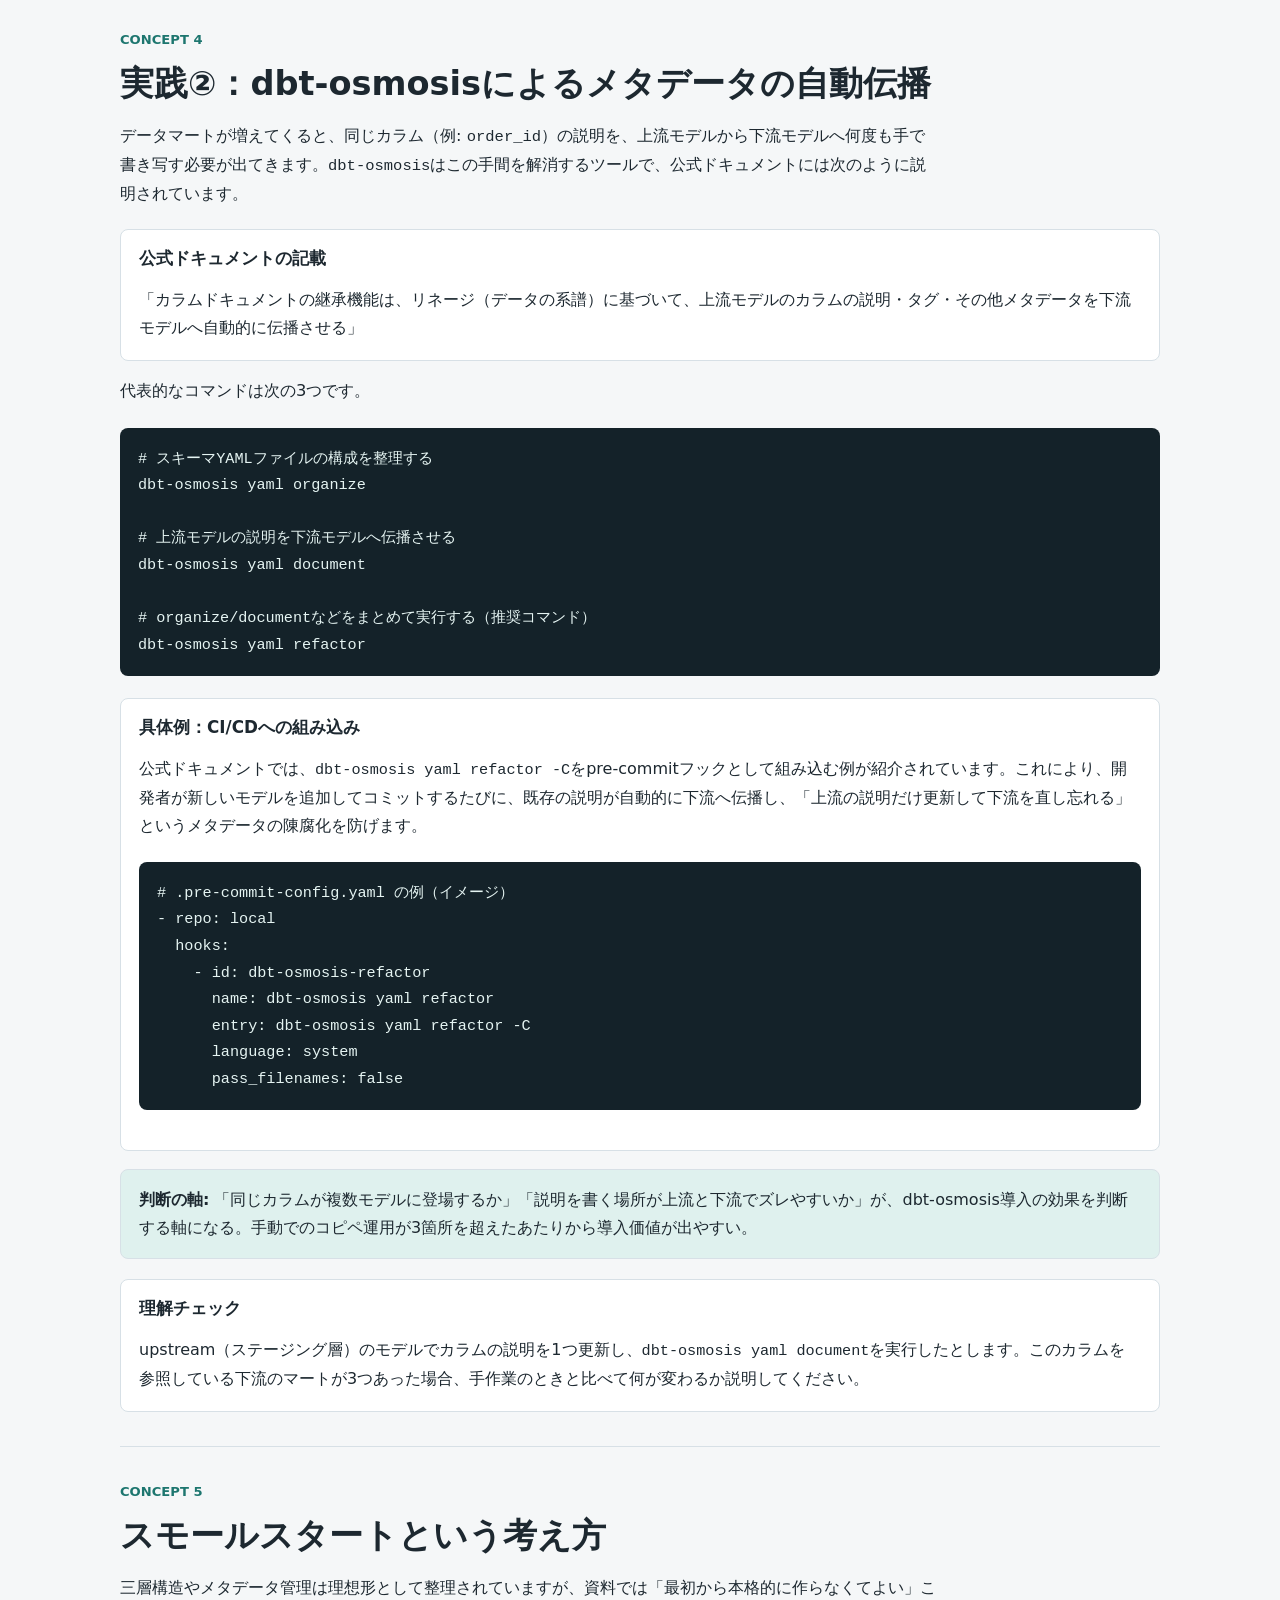
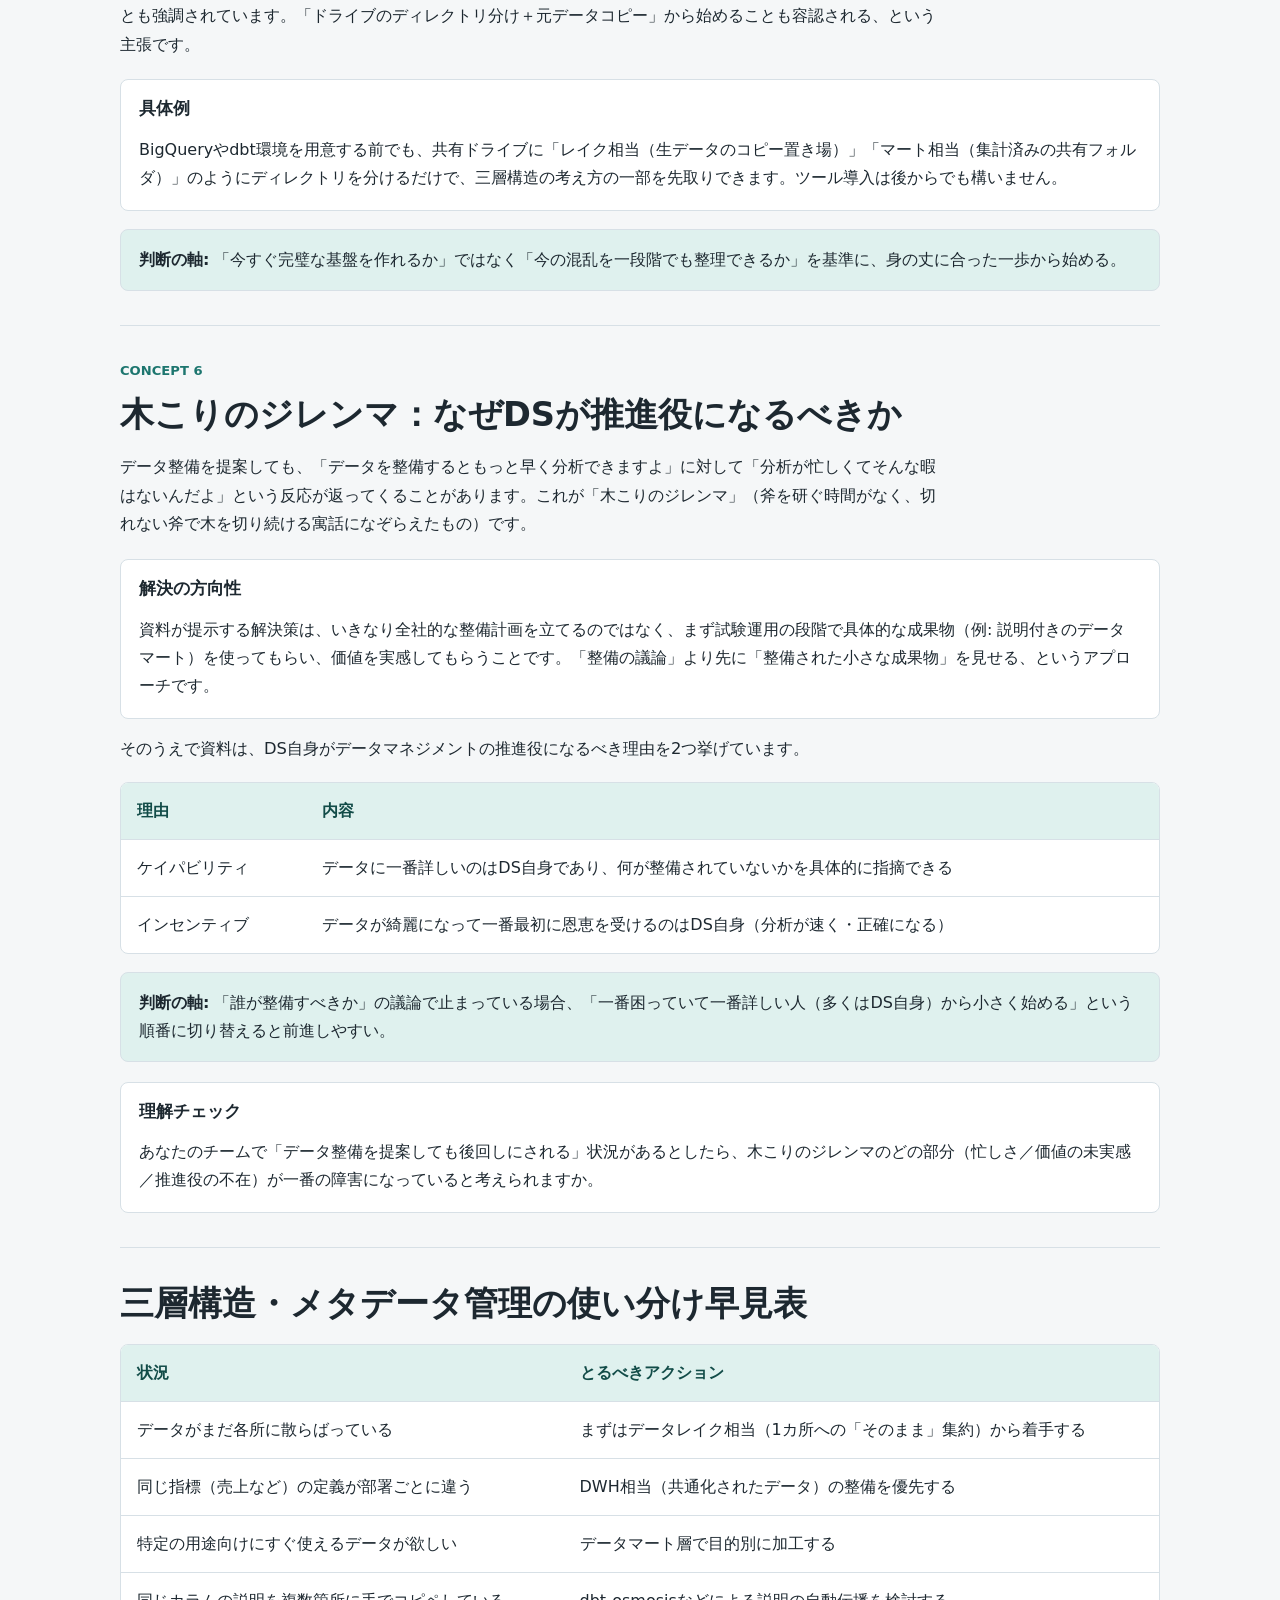
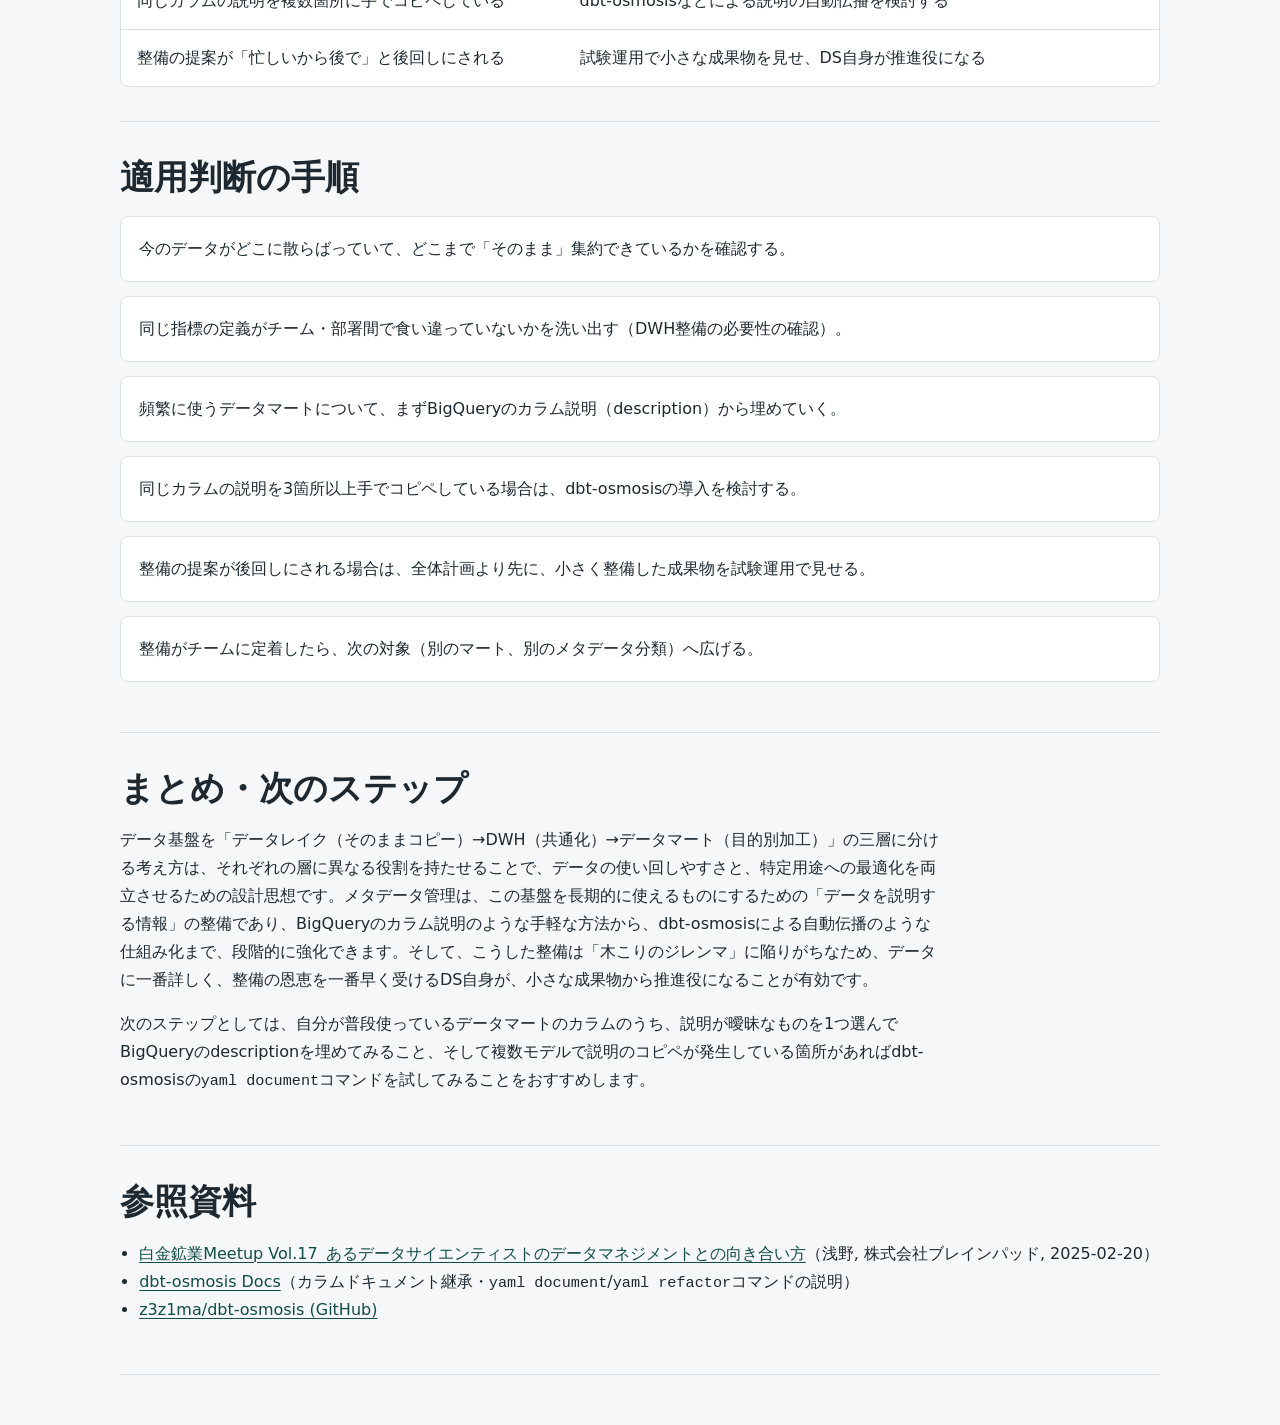
<file: docs/2026-07-14_ds-data-management/index.html>
<!doctype html>
<html lang="ja">
<head>
  <meta charset="utf-8">
  <meta name="viewport" content="width=device-width, initial-scale=1">
  <title>データサイエンティストのためのデータマネジメント入門</title>
  <link rel="stylesheet" href="./styles.css">
</head>
<body>
  <header class="hero">
    <div class="wrap">
      <a class="back-link" href="../">教材一覧へ</a>
      <p class="eyebrow">Data Management &amp; Metadata</p>
      <h1>あるデータサイエンティストのデータマネジメントとの向き合い方</h1>
      <p class="lead">データレイク・DWH・マートの三層構造の設計思想と、<code>dbt-osmosis</code>などを使ったメタデータ管理の実践方法、そしてデータ整備を組織で推進するための考え方までを整理する教材です。</p>
      <dl class="meta">
        <div>
          <dt>対象</dt>
          <dd>SQL・BigQueryでのデータ分析経験はあるが、データ基盤の設計・整備は未経験のデータ分析者</dd>
        </div>
        <div>
          <dt>作成日</dt>
          <dd>2026-07-14</dd>
        </div>
        <div>
          <dt>元資料</dt>
          <dd><a href="https://speakerdeck.com/brainpadpr/bai-jin-kuang-ye-meetup-vol-dot-17-arudetasaienteisutonodetamanezimentotonoxiang-kihe-ifang">白金鉱業Meetup Vol.17_あるデータサイエンティストのデータマネジメントとの向き合い方（浅野, 株式会社ブレインパッド）</a></dd>
        </div>
      </dl>
    </div>
  </header>

  <main class="wrap content">
    <section class="section" id="goals">
      <h2>この教材で学べること</h2>
      <div class="goal-grid">
        <article>
          <h3>データ基盤の三層構造</h3>
          <p>データレイク・DWH・マートをなぜ分けるのか、それぞれの役割を設計思想として理解します。</p>
        </article>
        <article>
          <h3>メタデータ管理の実践方法</h3>
          <p>BigQueryでのカラム説明管理から<code>dbt-osmosis</code>による自動伝播まで、具体的な手順を扱います。</p>
        </article>
        <article>
          <h3>データ整備を組織で推進する考え方</h3>
          <p>「木こりのジレンマ」と、DSが推進役になるべき理由（ケイパビリティとインセンティブ）を扱います。</p>
        </article>
      </div>
    </section>

    <section class="section" id="prerequisites">
      <h2>前提知識の確認</h2>
      <ul class="check-list">
        <li>SQLでテーブルを結合・集計するクエリを書いたことがある</li>
        <li>CSVやスプレッドシートでデータをやり取りした経験がある</li>
        <li>「データ分析プロジェクト」がどのような流れ（要件定義〜運用）で進むか、大まかにイメージできる</li>
      </ul>
      <p>この教材は、分析でデータを使う側の経験はあるが、データ基盤そのものの設計・整備は未経験という方を想定しています。基盤設計の専門用語は使う場面ごとに説明します。</p>
    </section>

    <section class="section" id="roadmap">
      <h2>学習ロードマップ</h2>
      <ol class="roadmap">
        <li>
          <span>Phase 1</span>
          <strong>データ基盤を三層に分ける設計思想を理解する</strong>
          <p>データレイク・DWH・マートがそれぞれ何のためにあるのかを整理します。</p>
        </li>
        <li>
          <span>Phase 2</span>
          <strong>メタデータという概念と、その全体像を押さえる</strong>
          <p>DAMA-DMBOK2の定義、Aikenのピラミッド、メタデータの3分類を確認します。</p>
        </li>
        <li>
          <span>Phase 3</span>
          <strong>メタデータ管理を実践する（重点領域）</strong>
          <p>BigQueryでのカラム説明管理と、<code>dbt-osmosis</code>による自動伝播の具体的な使い方を扱います。</p>
        </li>
        <li>
          <span>Phase 4</span>
          <strong>データ整備を組織で推進する視点を持つ</strong>
          <p>「木こりのジレンマ」と、DSが推進役になるべき理由を整理し、実務への応用を考えます。</p>
        </li>
      </ol>
    </section>

    <section class="section concept" id="three-tier">
      <p class="section-label">Concept 1</p>
      <h2>なぜデータ基盤を三層に分けるのか</h2>
      <p>データ基盤は一般に「データソース → データレイク → データウェアハウス（DWH） → データマート」という段階を経て整備されます。それぞれの層には明確な役割があります。</p>
      <div class="table-wrap">
        <table>
          <thead>
            <tr>
              <th>層</th>
              <th>役割</th>
              <th>メリット</th>
            </tr>
          </thead>
          <tbody>
            <tr>
              <td>データレイク</td>
              <td>データを「そのままコピー」して1カ所に集める</td>
              <td>格納先確認などのコストが下がり、組織横断的な分析が可能になる</td>
            </tr>
            <tr>
              <td>データウェアハウス（DWH）</td>
              <td>「共通化されたデータ」を置く</td>
              <td>各所での後続処理を省け、誰でも同じ定義の指標（例: 売上）を参照できる</td>
            </tr>
            <tr>
              <td>データマート</td>
              <td>加工処理した「特定の目的のデータ」を置く</td>
              <td>すぐに集計結果を確認でき、応答時間が速く、他用途への影響を気にせず自由に更新できる</td>
            </tr>
          </tbody>
        </table>
      </div>
      <div class="example">
        <h3>具体例</h3>
        <p>データレイクで「そのまま」コピーするのは、分析テーマによって適切な加工方法が異なるためです。最初から特定の目的に加工してしまうと、レイクの段階で情報が失われ、後から別の分析テーマに使い回せなくなります。</p>
      </div>
      <div class="key-point">
        <strong>判断の軸:</strong> 「このデータをどれだけ多くの用途に使い回したいか」が、レイク（汎用）・DWH（共通化）・マート（特定目的）のどこに置くべきかを決める軸になる。
      </div>
      <div class="quiz">
        <h3>理解チェック</h3>
        <p>「売上」の定義が部署によってバラバラだったチームが、DWH層を整備したとします。これによって解消される問題を、マート層だけを整備した場合と比較して説明してください。</p>
      </div>
    </section>

    <section class="section concept" id="metadata-basics">
      <p class="section-label">Concept 2</p>
      <h2>メタデータとは何か：DAMA-DMBOK2とAikenのピラミッド</h2>
      <p>データマネジメントの標準的な定義として、DAMA-DMBOK2は次のように述べています。</p>
      <div class="example">
        <h3>DAMA-DMBOK2の定義</h3>
        <p>「データとインフォメーションという資産の価値を提供し、管理し、守り、高めるために、それらのライフサイクルを通して計画、方針、スケジュール、手順などを開発、実施、監督することである」</p>
      </div>
      <p>この定義は範囲が広いため、資料では「Aikenのピラミッド」を使って位置づけを整理しています。土台に<strong>データマネジメント</strong>があり、その上に<strong>データ分析</strong>、さらにその上に<strong>ビッグデータ活用</strong>が積み上がるという階層構造です。つまり、派手な分析・活用の前提として、地味な整備（データマネジメント）が土台になっているという考え方です。</p>
      <p>メタデータ（「データを説明するためのデータ」）は、一般に3種類に分類されます。</p>
      <div class="table-wrap">
        <table>
          <thead>
            <tr>
              <th>分類</th>
              <th>内容の例</th>
            </tr>
          </thead>
          <tbody>
            <tr>
              <td>ビジネスメタデータ</td>
              <td>そのデータが何を意味するか、誰が使うか、業務上の定義</td>
            </tr>
            <tr>
              <td>テクニカルメタデータ</td>
              <td>カラムの名称・型、テーブルの構造、変換ロジック</td>
            </tr>
            <tr>
              <td>オペレーショナルメタデータ</td>
              <td>抽出結果の履歴、実行ログ、アクセス権限、更新頻度</td>
            </tr>
          </tbody>
        </table>
      </div>
      <div class="key-point">
        <strong>判断の軸:</strong> メタデータ整備で困ったときは「これはビジネス・テクニカル・オペレーショナルのどれを説明する情報か」を切り分けると、抜け漏れに気づきやすい。
      </div>
      <div class="quiz">
        <h3>理解チェック</h3>
        <p>「このカラムの値は税込みか税抜きか分からない」という問題は、3分類のうちどのメタデータが不足している状態でしょうか。</p>
      </div>
    </section>

    <section class="section concept" id="bigquery-metadata">
      <p class="section-label">Concept 3</p>
      <h2>実践①：BigQueryでカラムの説明を管理する</h2>
      <p>もっとも手軽なメタデータ管理は、データマートを作成するコード自体に説明を埋め込むことです。BigQueryでは、テーブル作成時にカラムの<code>description</code>を直接指定できます。</p>
      <pre><code>CREATE TABLE `project.dataset.sales_mart` (
  order_id STRING OPTIONS(description="注文ID。ソースシステムの注文番号と1:1対応"),
  sales_amount_jpy NUMERIC OPTIONS(description="税込み売上金額（円）。返品時はマイナス値"),
  order_date DATE OPTIONS(description="注文日。JST基準")
)
OPTIONS(description="日次の店舗別売上を集計したデータマート");</code></pre>
      <div class="example">
        <h3>具体例</h3>
        <p>「税込みか税抜きか」「タイムゾーンはJSTかUTCか」といった、資料で例示されていた曖昧になりがちな情報を、カラムの説明としてスキーマ自体に埋め込んでおくと、クエリを書く人がBigQueryのコンソール上で確認でき、口頭確認や過去のドキュメントを探す手間が減ります。</p>
      </div>
      <div class="key-point">
        <strong>判断の軸:</strong> ドキュメントを別ファイル（Wiki等）で管理すると更新が追いつきにくい。コードとメタデータを同じ場所（同じPR）で更新できる仕組みにしておくと、鮮度が保ちやすい。
      </div>
    </section>

    <section class="section concept" id="dbt-osmosis">
      <p class="section-label">Concept 4</p>
      <h2>実践②：dbt-osmosisによるメタデータの自動伝播</h2>
      <p>データマートが増えてくると、同じカラム（例: <code>order_id</code>）の説明を、上流モデルから下流モデルへ何度も手で書き写す必要が出てきます。<code>dbt-osmosis</code>はこの手間を解消するツールで、公式ドキュメントには次のように説明されています。</p>
      <div class="example">
        <h3>公式ドキュメントの記載</h3>
        <p>「カラムドキュメントの継承機能は、リネージ（データの系譜）に基づいて、上流モデルのカラムの説明・タグ・その他メタデータを下流モデルへ自動的に伝播させる」</p>
      </div>
      <p>代表的なコマンドは次の3つです。</p>
      <pre><code># スキーマYAMLファイルの構成を整理する
dbt-osmosis yaml organize

# 上流モデルの説明を下流モデルへ伝播させる
dbt-osmosis yaml document

# organize/documentなどをまとめて実行する（推奨コマンド）
dbt-osmosis yaml refactor</code></pre>
      <div class="example">
        <h3>具体例：CI/CDへの組み込み</h3>
        <p>公式ドキュメントでは、<code>dbt-osmosis yaml refactor -C</code>をpre-commitフックとして組み込む例が紹介されています。これにより、開発者が新しいモデルを追加してコミットするたびに、既存の説明が自動的に下流へ伝播し、「上流の説明だけ更新して下流を直し忘れる」というメタデータの陳腐化を防げます。</p>
        <pre><code># .pre-commit-config.yaml の例（イメージ）
- repo: local
  hooks:
    - id: dbt-osmosis-refactor
      name: dbt-osmosis yaml refactor
      entry: dbt-osmosis yaml refactor -C
      language: system
      pass_filenames: false</code></pre>
      </div>
      <div class="key-point">
        <strong>判断の軸:</strong> 「同じカラムが複数モデルに登場するか」「説明を書く場所が上流と下流でズレやすいか」が、dbt-osmosis導入の効果を判断する軸になる。手動でのコピペ運用が3箇所を超えたあたりから導入価値が出やすい。
      </div>
      <div class="quiz">
        <h3>理解チェック</h3>
        <p>upstream（ステージング層）のモデルでカラムの説明を1つ更新し、<code>dbt-osmosis yaml document</code>を実行したとします。このカラムを参照している下流のマートが3つあった場合、手作業のときと比べて何が変わるか説明してください。</p>
      </div>
    </section>

    <section class="section concept" id="small-start">
      <p class="section-label">Concept 5</p>
      <h2>スモールスタートという考え方</h2>
      <p>三層構造やメタデータ管理は理想形として整理されていますが、資料では「最初から本格的に作らなくてよい」ことも強調されています。「ドライブのディレクトリ分け＋元データコピー」から始めることも容認される、という主張です。</p>
      <div class="example">
        <h3>具体例</h3>
        <p>BigQueryやdbt環境を用意する前でも、共有ドライブに「レイク相当（生データのコピー置き場）」「マート相当（集計済みの共有フォルダ）」のようにディレクトリを分けるだけで、三層構造の考え方の一部を先取りできます。ツール導入は後からでも構いません。</p>
      </div>
      <div class="key-point">
        <strong>判断の軸:</strong> 「今すぐ完璧な基盤を作れるか」ではなく「今の混乱を一段階でも整理できるか」を基準に、身の丈に合った一歩から始める。
      </div>
    </section>

    <section class="section concept" id="lumberjack">
      <p class="section-label">Concept 6</p>
      <h2>木こりのジレンマ：なぜDSが推進役になるべきか</h2>
      <p>データ整備を提案しても、「データを整備するともっと早く分析できますよ」に対して「分析が忙しくてそんな暇はないんだよ」という反応が返ってくることがあります。これが「木こりのジレンマ」（斧を研ぐ時間がなく、切れない斧で木を切り続ける寓話になぞらえたもの）です。</p>
      <div class="example">
        <h3>解決の方向性</h3>
        <p>資料が提示する解決策は、いきなり全社的な整備計画を立てるのではなく、まず試験運用の段階で具体的な成果物（例: 説明付きのデータマート）を使ってもらい、価値を実感してもらうことです。「整備の議論」より先に「整備された小さな成果物」を見せる、というアプローチです。</p>
      </div>
      <p>そのうえで資料は、DS自身がデータマネジメントの推進役になるべき理由を2つ挙げています。</p>
      <div class="table-wrap">
        <table>
          <thead>
            <tr>
              <th>理由</th>
              <th>内容</th>
            </tr>
          </thead>
          <tbody>
            <tr>
              <td>ケイパビリティ</td>
              <td>データに一番詳しいのはDS自身であり、何が整備されていないかを具体的に指摘できる</td>
            </tr>
            <tr>
              <td>インセンティブ</td>
              <td>データが綺麗になって一番最初に恩恵を受けるのはDS自身（分析が速く・正確になる）</td>
            </tr>
          </tbody>
        </table>
      </div>
      <div class="key-point">
        <strong>判断の軸:</strong> 「誰が整備すべきか」の議論で止まっている場合、「一番困っていて一番詳しい人（多くはDS自身）から小さく始める」という順番に切り替えると前進しやすい。
      </div>
      <div class="quiz">
        <h3>理解チェック</h3>
        <p>あなたのチームで「データ整備を提案しても後回しにされる」状況があるとしたら、木こりのジレンマのどの部分（忙しさ／価値の未実感／推進役の不在）が一番の障害になっていると考えられますか。</p>
      </div>
    </section>

    <section class="section" id="comparison">
      <h2>三層構造・メタデータ管理の使い分け早見表</h2>
      <div class="table-wrap">
        <table>
          <thead>
            <tr>
              <th>状況</th>
              <th>とるべきアクション</th>
            </tr>
          </thead>
          <tbody>
            <tr>
              <td>データがまだ各所に散らばっている</td>
              <td>まずはデータレイク相当（1カ所への「そのまま」集約）から着手する</td>
            </tr>
            <tr>
              <td>同じ指標（売上など）の定義が部署ごとに違う</td>
              <td>DWH相当（共通化されたデータ）の整備を優先する</td>
            </tr>
            <tr>
              <td>特定の用途向けにすぐ使えるデータが欲しい</td>
              <td>データマート層で目的別に加工する</td>
            </tr>
            <tr>
              <td>同じカラムの説明を複数箇所に手でコピペしている</td>
              <td>dbt-osmosisなどによる説明の自動伝播を検討する</td>
            </tr>
            <tr>
              <td>整備の提案が「忙しいから後で」と後回しにされる</td>
              <td>試験運用で小さな成果物を見せ、DS自身が推進役になる</td>
            </tr>
          </tbody>
        </table>
      </div>
    </section>

    <section class="section" id="decision">
      <h2>適用判断の手順</h2>
      <ol class="steps">
        <li>今のデータがどこに散らばっていて、どこまで「そのまま」集約できているかを確認する。</li>
        <li>同じ指標の定義がチーム・部署間で食い違っていないかを洗い出す（DWH整備の必要性の確認）。</li>
        <li>頻繁に使うデータマートについて、まずBigQueryのカラム説明（description）から埋めていく。</li>
        <li>同じカラムの説明を3箇所以上手でコピペしている場合は、dbt-osmosisの導入を検討する。</li>
        <li>整備の提案が後回しにされる場合は、全体計画より先に、小さく整備した成果物を試験運用で見せる。</li>
        <li>整備がチームに定着したら、次の対象（別のマート、別のメタデータ分類）へ広げる。</li>
      </ol>
    </section>

    <section class="section" id="summary">
      <h2>まとめ・次のステップ</h2>
      <p>データ基盤を「データレイク（そのままコピー）→DWH（共通化）→データマート（目的別加工）」の三層に分ける考え方は、それぞれの層に異なる役割を持たせることで、データの使い回しやすさと、特定用途への最適化を両立させるための設計思想です。メタデータ管理は、この基盤を長期的に使えるものにするための「データを説明する情報」の整備であり、BigQueryのカラム説明のような手軽な方法から、dbt-osmosisによる自動伝播のような仕組み化まで、段階的に強化できます。そして、こうした整備は「木こりのジレンマ」に陥りがちなため、データに一番詳しく、整備の恩恵を一番早く受けるDS自身が、小さな成果物から推進役になることが有効です。</p>
      <p>次のステップとしては、自分が普段使っているデータマートのカラムのうち、説明が曖昧なものを1つ選んでBigQueryのdescriptionを埋めてみること、そして複数モデルで説明のコピペが発生している箇所があればdbt-osmosisの<code>yaml document</code>コマンドを試してみることをおすすめします。</p>
    </section>

    <section class="section references" id="references">
      <h2>参照資料</h2>
      <ul>
        <li><a href="https://speakerdeck.com/brainpadpr/bai-jin-kuang-ye-meetup-vol-dot-17-arudetasaienteisutonodetamanezimentotonoxiang-kihe-ifang">白金鉱業Meetup Vol.17_あるデータサイエンティストのデータマネジメントとの向き合い方</a>（浅野, 株式会社ブレインパッド, 2025-02-20）</li>
        <li><a href="https://z3z1ma.github.io/dbt-osmosis/">dbt-osmosis Docs</a>（カラムドキュメント継承・<code>yaml document</code>/<code>yaml refactor</code>コマンドの説明）</li>
        <li><a href="https://github.com/z3z1ma/dbt-osmosis">z3z1ma/dbt-osmosis (GitHub)</a></li>
      </ul>
    </section>
  </main>
</body>
</html>
</file>
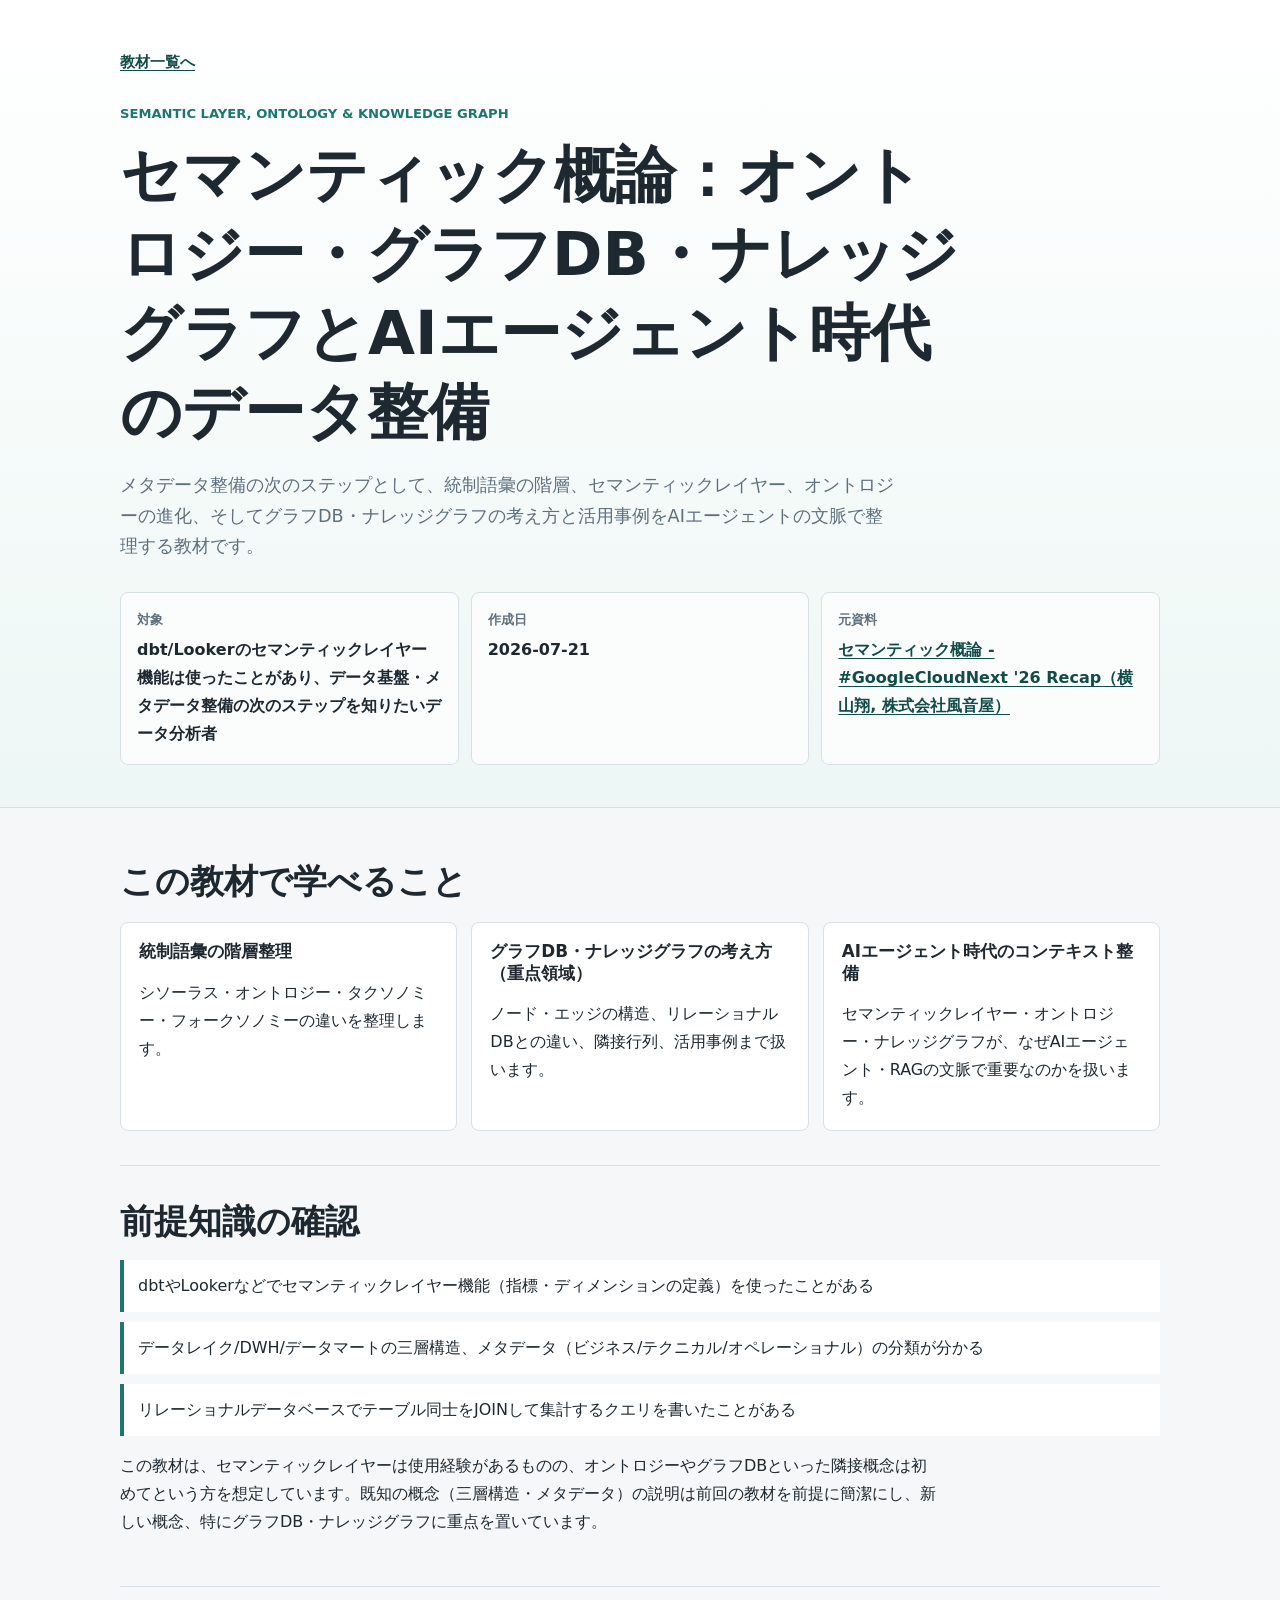
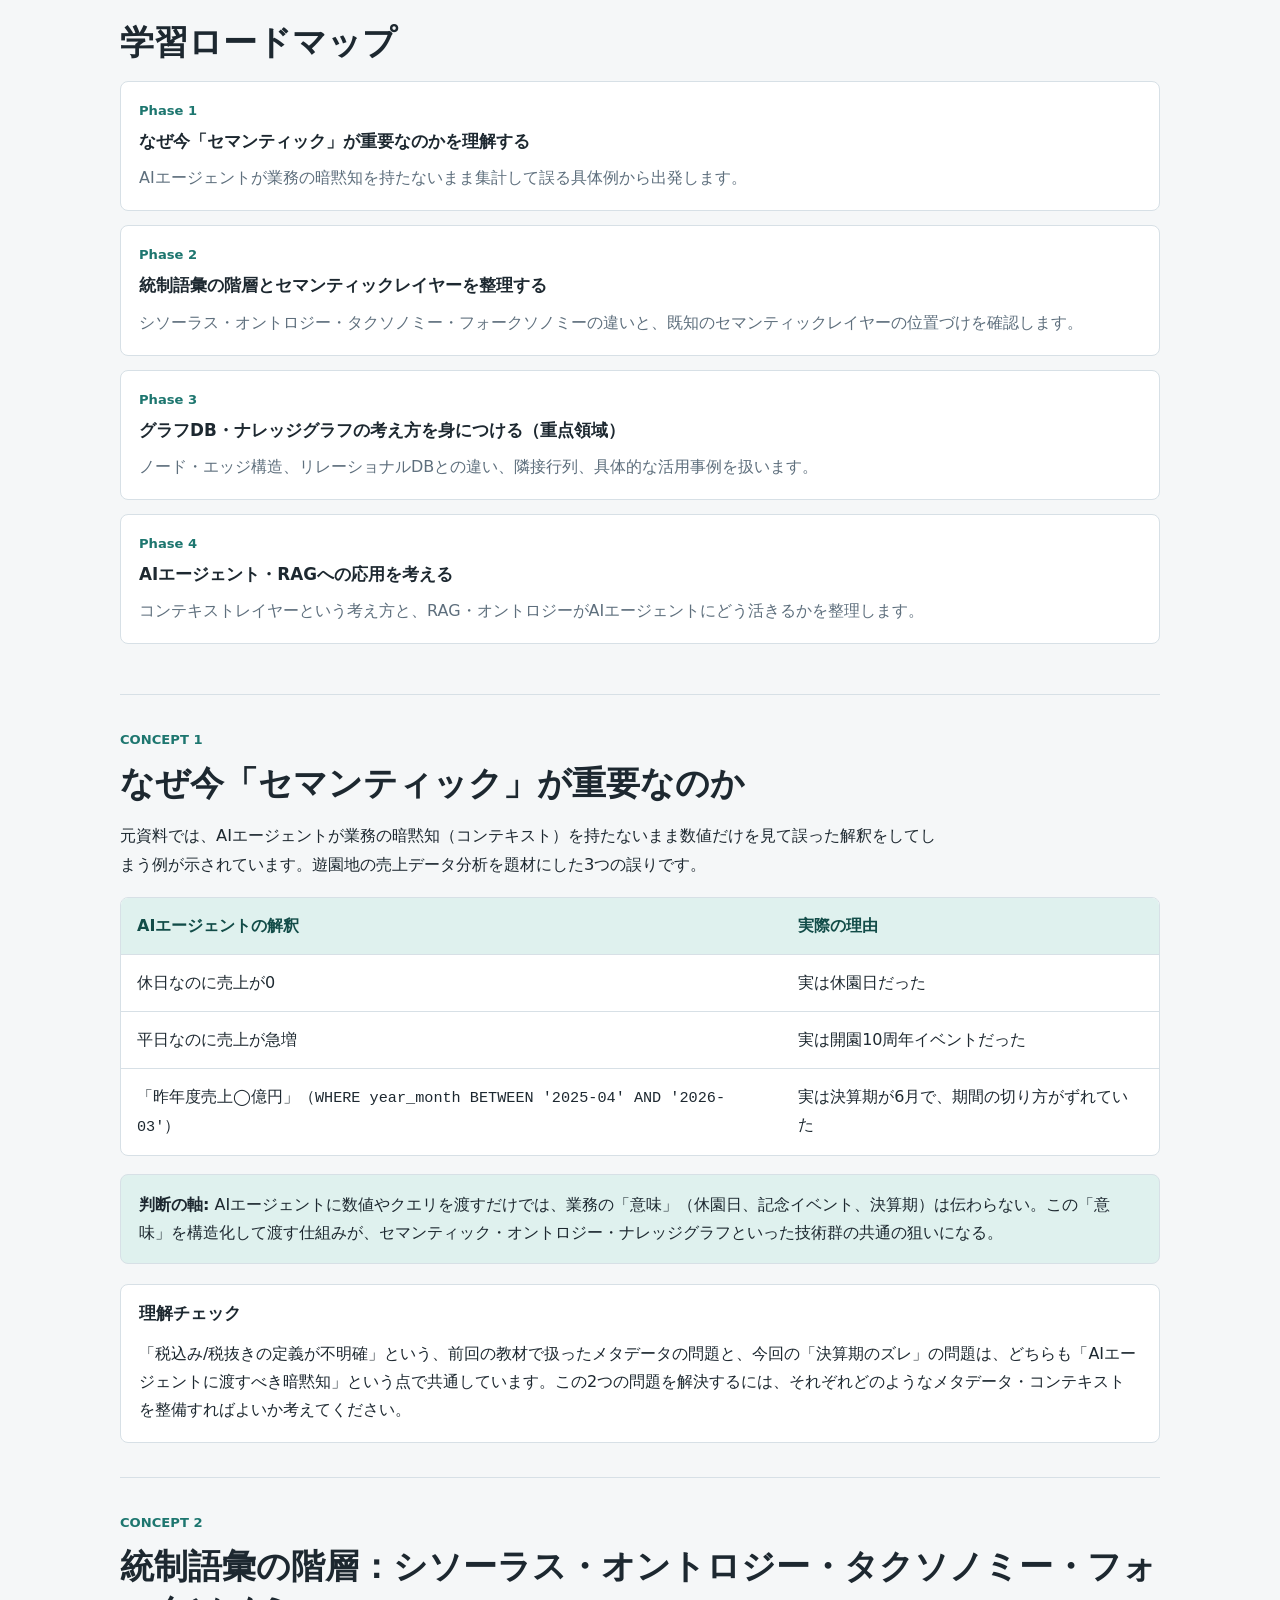
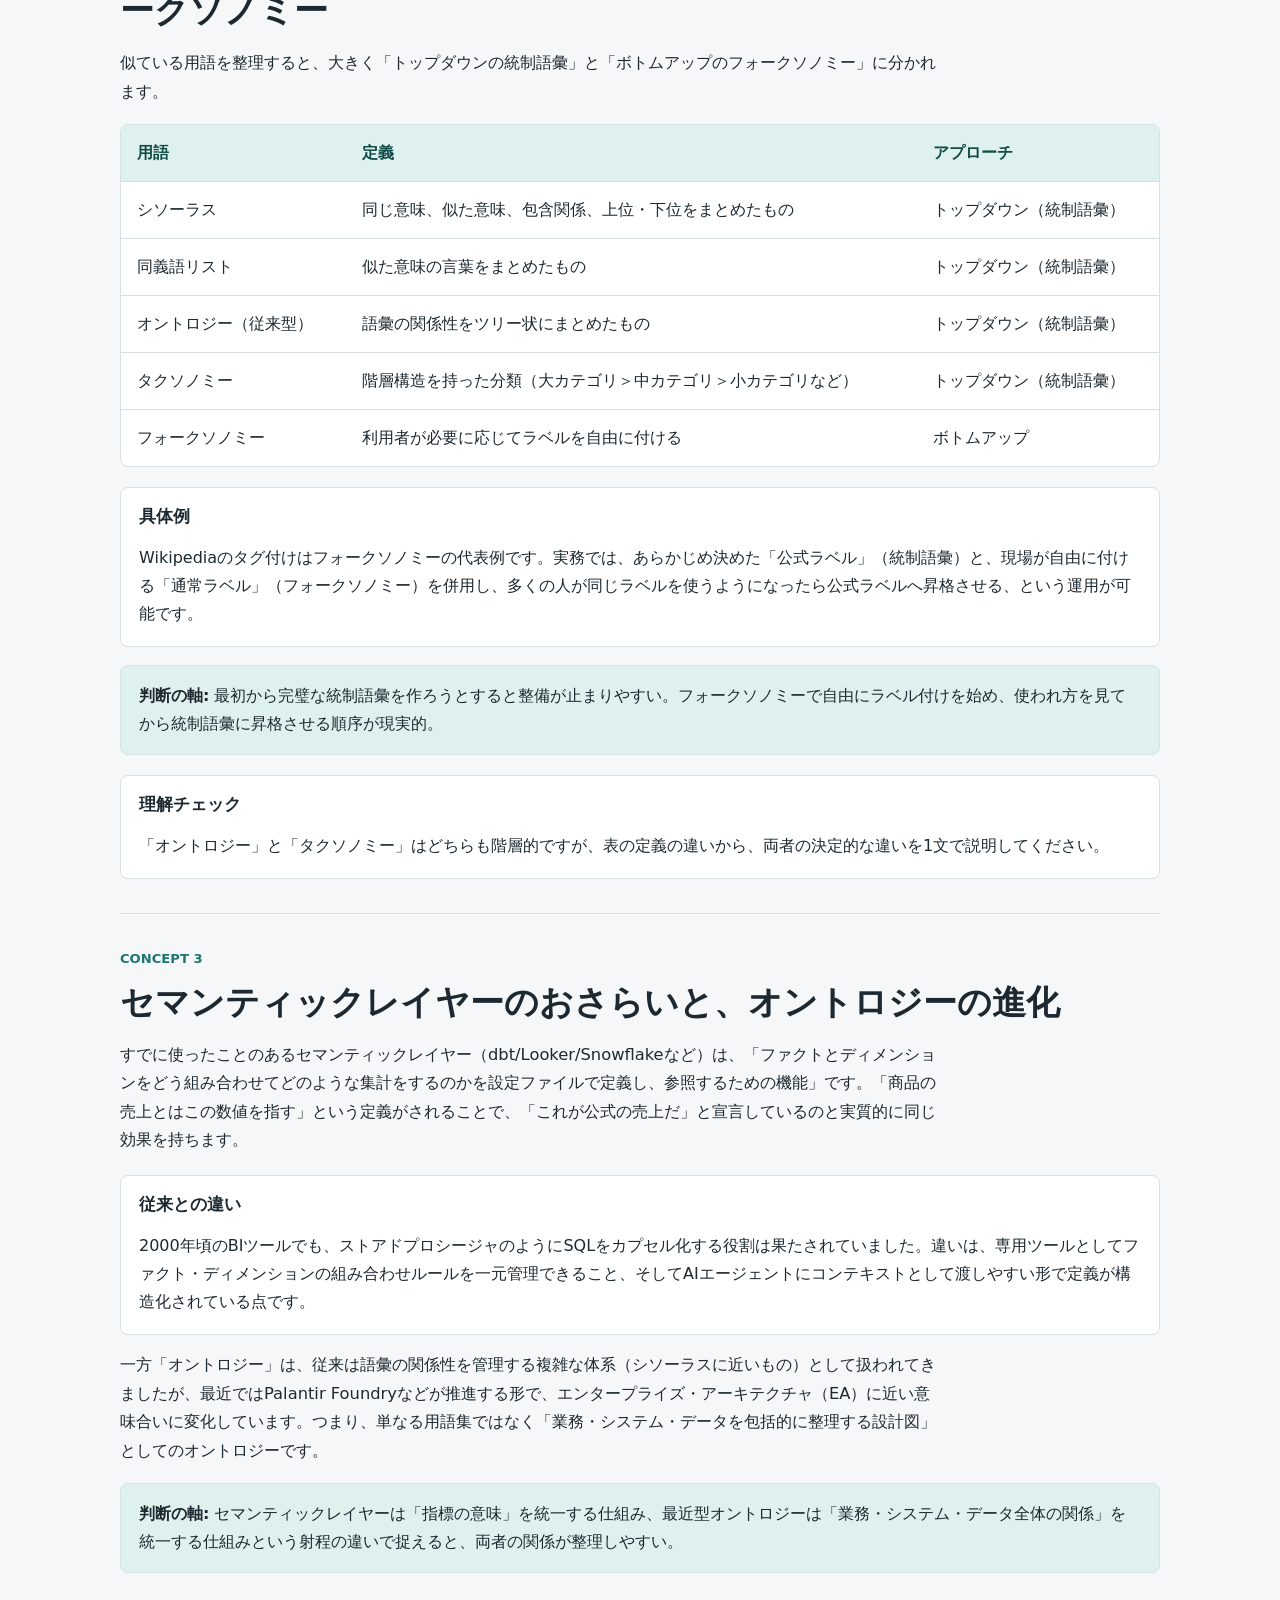
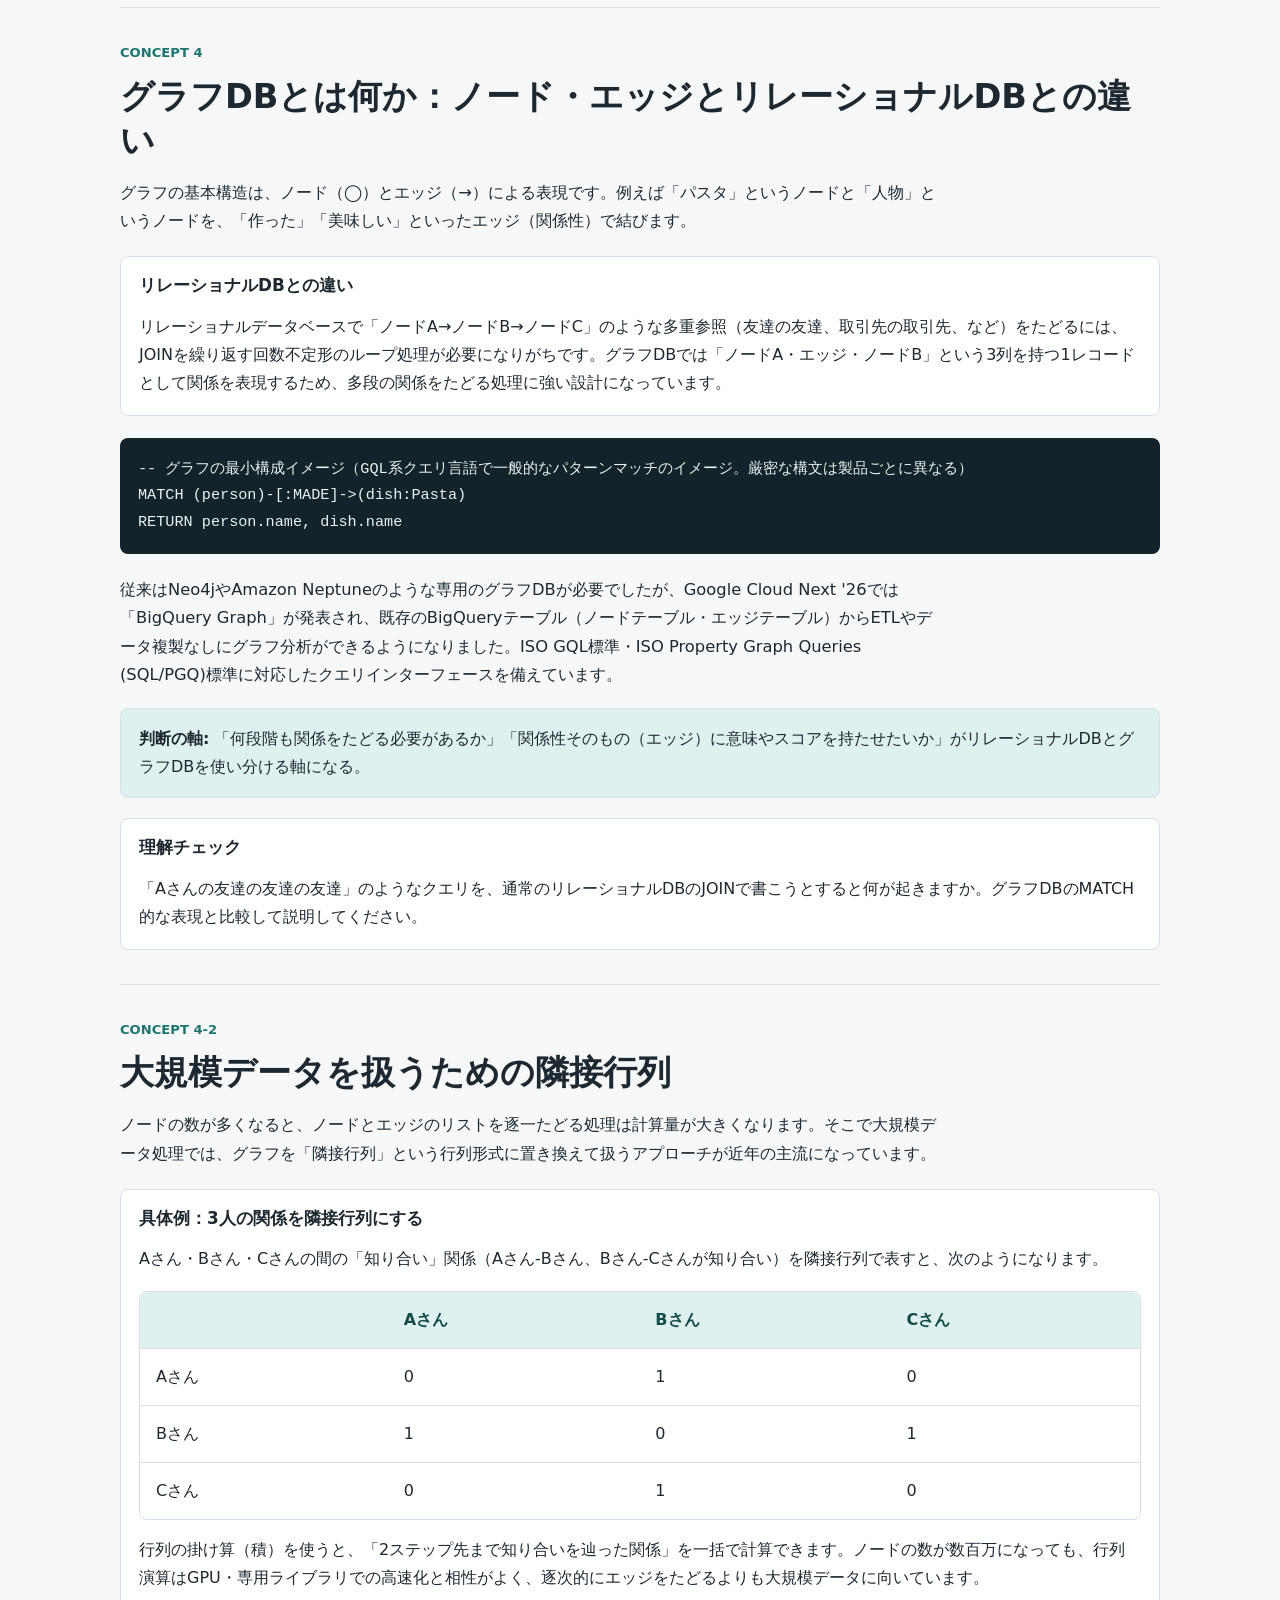
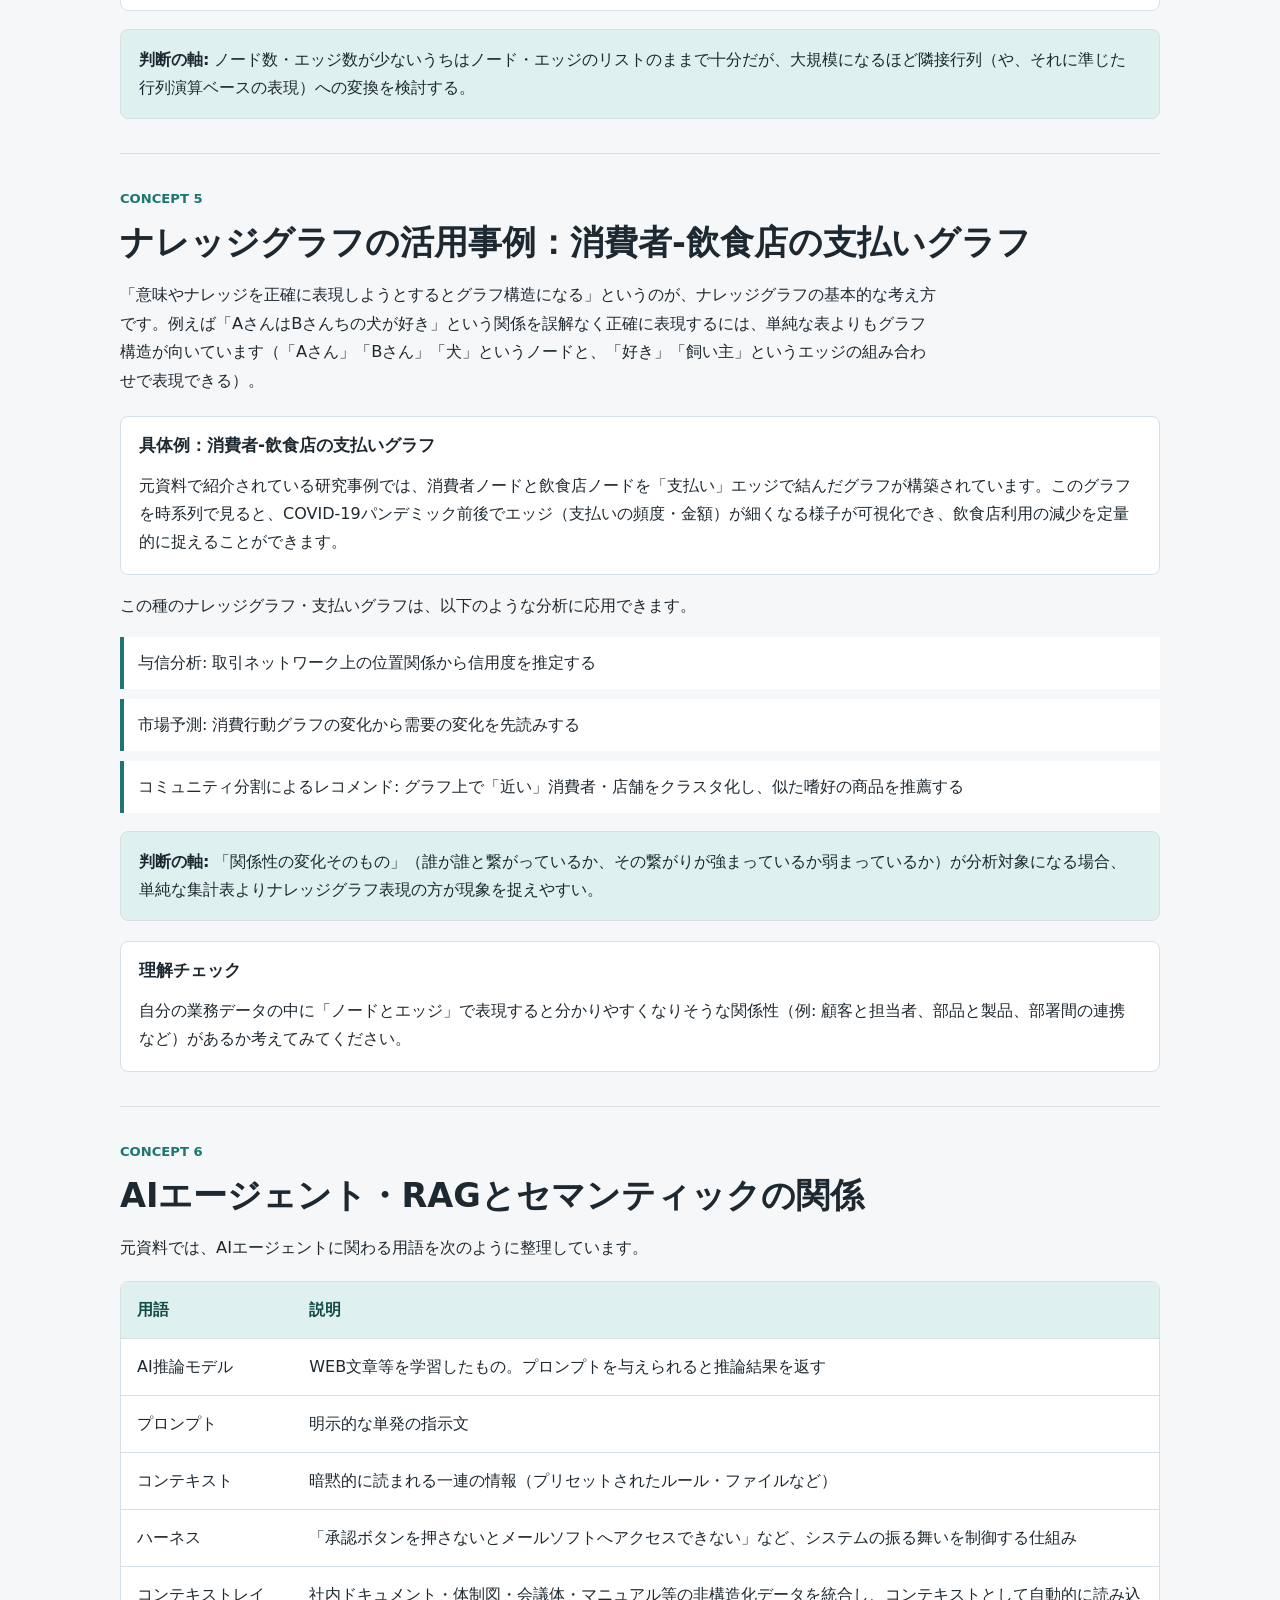
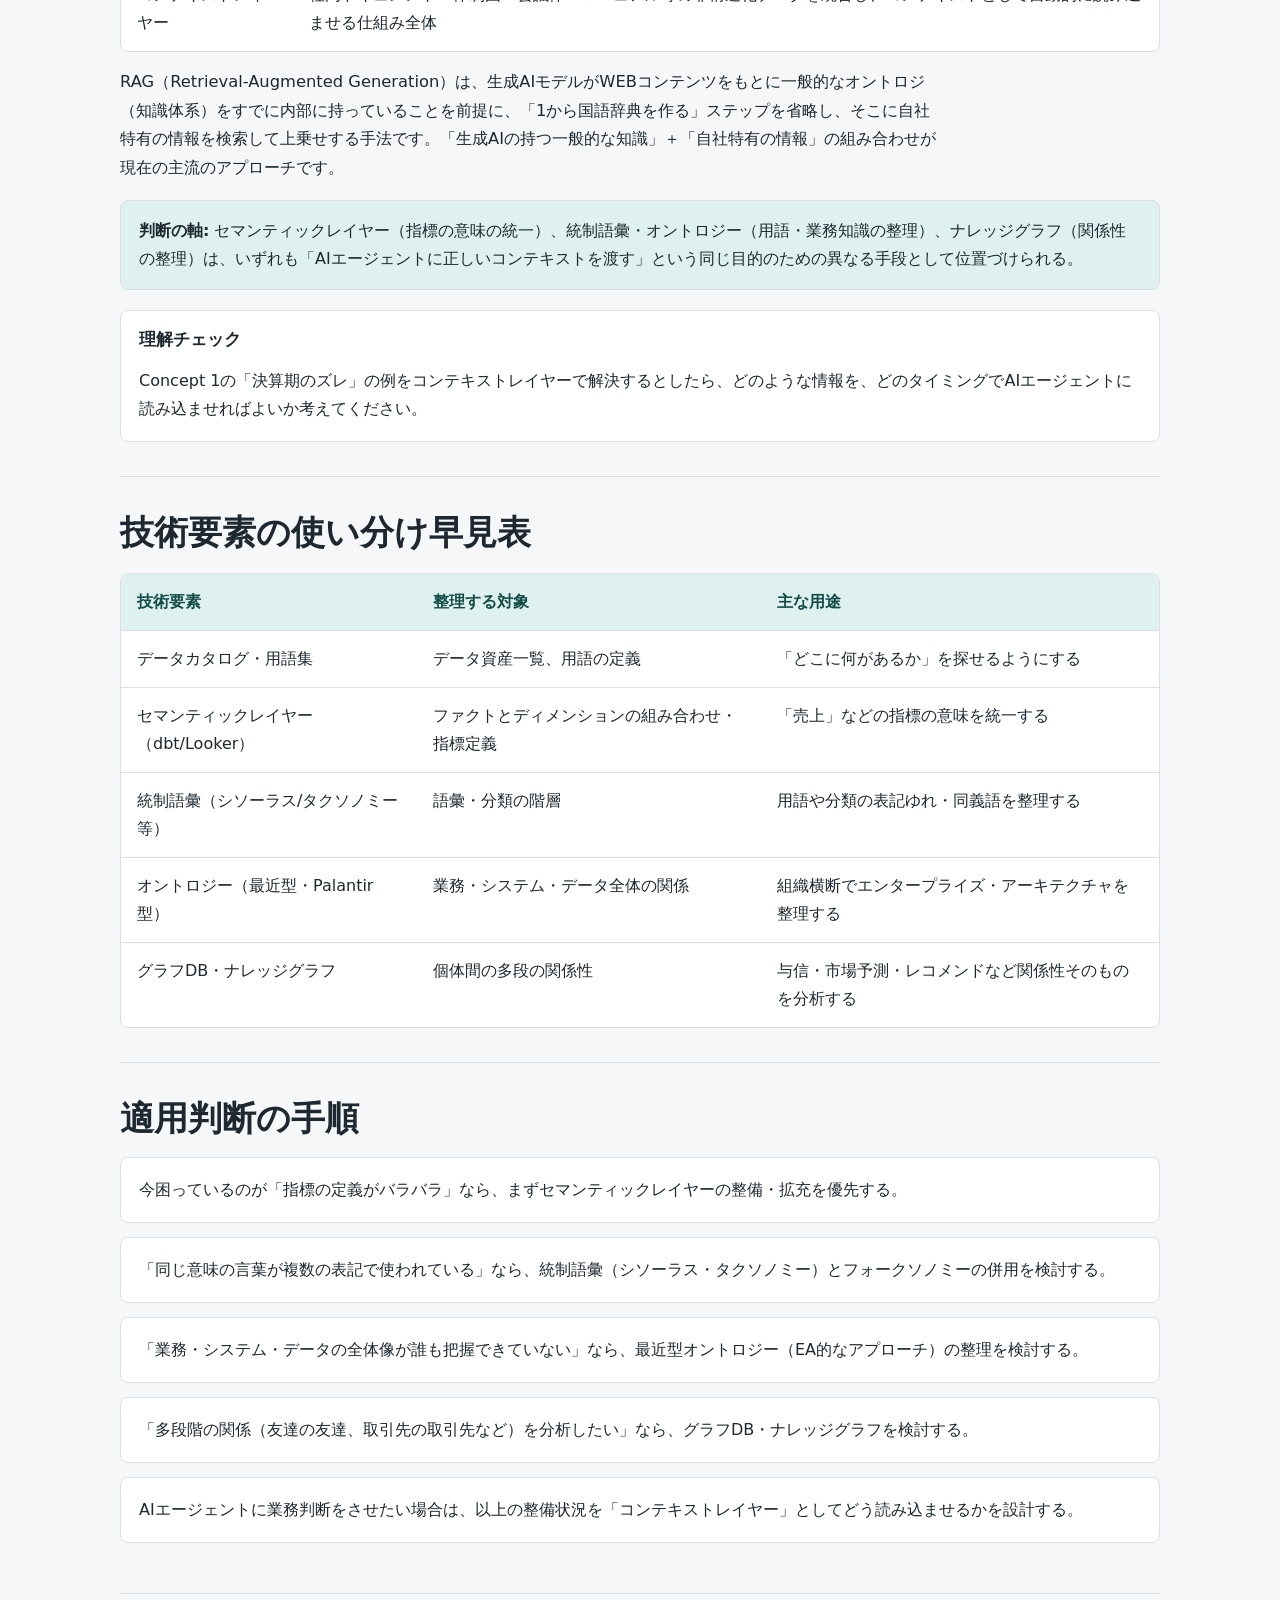
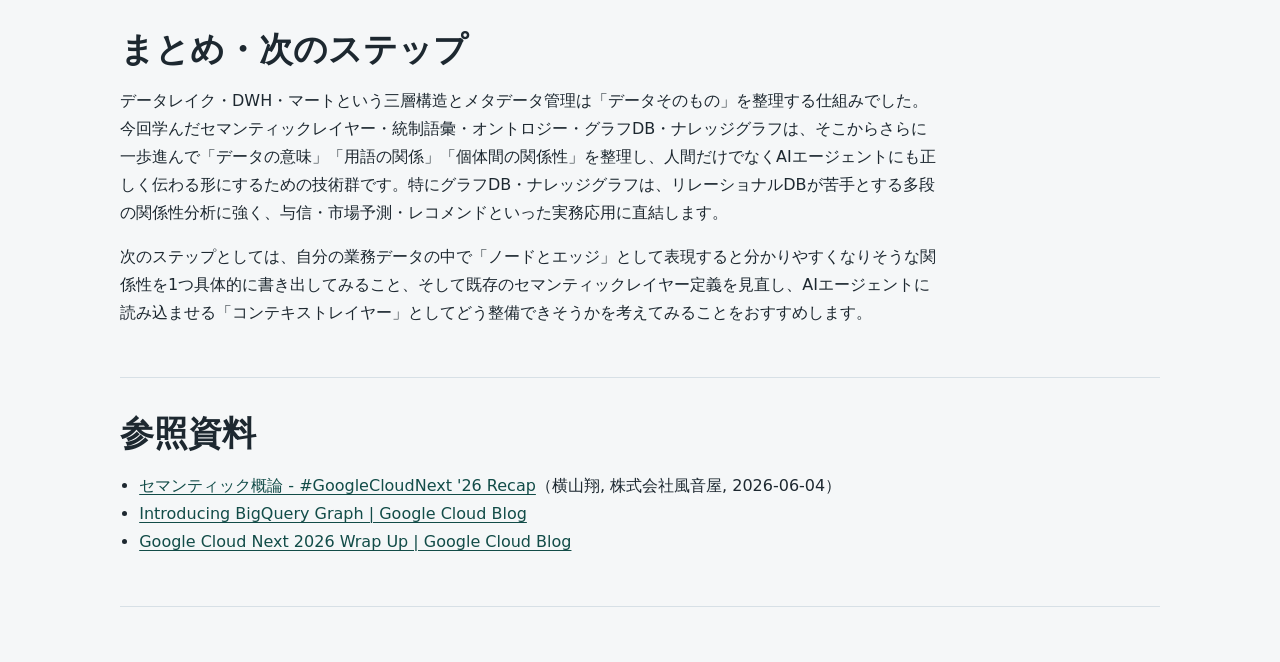
<file: docs/2026-07-21_semantic-ontology-knowledge-graph/index.html>
<!doctype html>
<html lang="ja">
<head>
  <meta charset="utf-8">
  <meta name="viewport" content="width=device-width, initial-scale=1">
  <title>セマンティック概論：オントロジー・グラフDB・ナレッジグラフ入門</title>
  <link rel="stylesheet" href="./styles.css">
</head>
<body>
  <header class="hero">
    <div class="wrap">
      <a class="back-link" href="../">教材一覧へ</a>
      <p class="eyebrow">Semantic Layer, Ontology &amp; Knowledge Graph</p>
      <h1>セマンティック概論：オントロジー・グラフDB・ナレッジグラフとAIエージェント時代のデータ整備</h1>
      <p class="lead">メタデータ整備の次のステップとして、統制語彙の階層、セマンティックレイヤー、オントロジーの進化、そしてグラフDB・ナレッジグラフの考え方と活用事例をAIエージェントの文脈で整理する教材です。</p>
      <dl class="meta">
        <div>
          <dt>対象</dt>
          <dd>dbt/Lookerのセマンティックレイヤー機能は使ったことがあり、データ基盤・メタデータ整備の次のステップを知りたいデータ分析者</dd>
        </div>
        <div>
          <dt>作成日</dt>
          <dd>2026-07-21</dd>
        </div>
        <div>
          <dt>元資料</dt>
          <dd><a href="https://speakerdeck.com/kazaneya/20260604">セマンティック概論 - #GoogleCloudNext '26 Recap（横山翔, 株式会社風音屋）</a></dd>
        </div>
      </dl>
    </div>
  </header>

  <main class="wrap content">
    <section class="section" id="goals">
      <h2>この教材で学べること</h2>
      <div class="goal-grid">
        <article>
          <h3>統制語彙の階層整理</h3>
          <p>シソーラス・オントロジー・タクソノミー・フォークソノミーの違いを整理します。</p>
        </article>
        <article>
          <h3>グラフDB・ナレッジグラフの考え方（重点領域）</h3>
          <p>ノード・エッジの構造、リレーショナルDBとの違い、隣接行列、活用事例まで扱います。</p>
        </article>
        <article>
          <h3>AIエージェント時代のコンテキスト整備</h3>
          <p>セマンティックレイヤー・オントロジー・ナレッジグラフが、なぜAIエージェント・RAGの文脈で重要なのかを扱います。</p>
        </article>
      </div>
    </section>

    <section class="section" id="prerequisites">
      <h2>前提知識の確認</h2>
      <ul class="check-list">
        <li>dbtやLookerなどでセマンティックレイヤー機能（指標・ディメンションの定義）を使ったことがある</li>
        <li>データレイク/DWH/データマートの三層構造、メタデータ（ビジネス/テクニカル/オペレーショナル）の分類が分かる</li>
        <li>リレーショナルデータベースでテーブル同士をJOINして集計するクエリを書いたことがある</li>
      </ul>
      <p>この教材は、セマンティックレイヤーは使用経験があるものの、オントロジーやグラフDBといった隣接概念は初めてという方を想定しています。既知の概念（三層構造・メタデータ）の説明は前回の教材を前提に簡潔にし、新しい概念、特にグラフDB・ナレッジグラフに重点を置いています。</p>
    </section>

    <section class="section" id="roadmap">
      <h2>学習ロードマップ</h2>
      <ol class="roadmap">
        <li>
          <span>Phase 1</span>
          <strong>なぜ今「セマンティック」が重要なのかを理解する</strong>
          <p>AIエージェントが業務の暗黙知を持たないまま集計して誤る具体例から出発します。</p>
        </li>
        <li>
          <span>Phase 2</span>
          <strong>統制語彙の階層とセマンティックレイヤーを整理する</strong>
          <p>シソーラス・オントロジー・タクソノミー・フォークソノミーの違いと、既知のセマンティックレイヤーの位置づけを確認します。</p>
        </li>
        <li>
          <span>Phase 3</span>
          <strong>グラフDB・ナレッジグラフの考え方を身につける（重点領域）</strong>
          <p>ノード・エッジ構造、リレーショナルDBとの違い、隣接行列、具体的な活用事例を扱います。</p>
        </li>
        <li>
          <span>Phase 4</span>
          <strong>AIエージェント・RAGへの応用を考える</strong>
          <p>コンテキストレイヤーという考え方と、RAG・オントロジーがAIエージェントにどう活きるかを整理します。</p>
        </li>
      </ol>
    </section>

    <section class="section concept" id="why-semantic">
      <p class="section-label">Concept 1</p>
      <h2>なぜ今「セマンティック」が重要なのか</h2>
      <p>元資料では、AIエージェントが業務の暗黙知（コンテキスト）を持たないまま数値だけを見て誤った解釈をしてしまう例が示されています。遊園地の売上データ分析を題材にした3つの誤りです。</p>
      <div class="table-wrap">
        <table>
          <thead>
            <tr>
              <th>AIエージェントの解釈</th>
              <th>実際の理由</th>
            </tr>
          </thead>
          <tbody>
            <tr>
              <td>休日なのに売上が0</td>
              <td>実は休園日だった</td>
            </tr>
            <tr>
              <td>平日なのに売上が急増</td>
              <td>実は開園10周年イベントだった</td>
            </tr>
            <tr>
              <td>「昨年度売上◯億円」（<code>WHERE year_month BETWEEN '2025-04' AND '2026-03'</code>）</td>
              <td>実は決算期が6月で、期間の切り方がずれていた</td>
            </tr>
          </tbody>
        </table>
      </div>
      <div class="key-point">
        <strong>判断の軸:</strong> AIエージェントに数値やクエリを渡すだけでは、業務の「意味」（休園日、記念イベント、決算期）は伝わらない。この「意味」を構造化して渡す仕組みが、セマンティック・オントロジー・ナレッジグラフといった技術群の共通の狙いになる。
      </div>
      <div class="quiz">
        <h3>理解チェック</h3>
        <p>「税込み/税抜きの定義が不明確」という、前回の教材で扱ったメタデータの問題と、今回の「決算期のズレ」の問題は、どちらも「AIエージェントに渡すべき暗黙知」という点で共通しています。この2つの問題を解決するには、それぞれどのようなメタデータ・コンテキストを整備すればよいか考えてください。</p>
      </div>
    </section>

    <section class="section concept" id="controlled-vocabulary">
      <p class="section-label">Concept 2</p>
      <h2>統制語彙の階層：シソーラス・オントロジー・タクソノミー・フォークソノミー</h2>
      <p>似ている用語を整理すると、大きく「トップダウンの統制語彙」と「ボトムアップのフォークソノミー」に分かれます。</p>
      <div class="table-wrap">
        <table>
          <thead>
            <tr>
              <th>用語</th>
              <th>定義</th>
              <th>アプローチ</th>
            </tr>
          </thead>
          <tbody>
            <tr>
              <td>シソーラス</td>
              <td>同じ意味、似た意味、包含関係、上位・下位をまとめたもの</td>
              <td>トップダウン（統制語彙）</td>
            </tr>
            <tr>
              <td>同義語リスト</td>
              <td>似た意味の言葉をまとめたもの</td>
              <td>トップダウン（統制語彙）</td>
            </tr>
            <tr>
              <td>オントロジー（従来型）</td>
              <td>語彙の関係性をツリー状にまとめたもの</td>
              <td>トップダウン（統制語彙）</td>
            </tr>
            <tr>
              <td>タクソノミー</td>
              <td>階層構造を持った分類（大カテゴリ＞中カテゴリ＞小カテゴリなど）</td>
              <td>トップダウン（統制語彙）</td>
            </tr>
            <tr>
              <td>フォークソノミー</td>
              <td>利用者が必要に応じてラベルを自由に付ける</td>
              <td>ボトムアップ</td>
            </tr>
          </tbody>
        </table>
      </div>
      <div class="example">
        <h3>具体例</h3>
        <p>Wikipediaのタグ付けはフォークソノミーの代表例です。実務では、あらかじめ決めた「公式ラベル」（統制語彙）と、現場が自由に付ける「通常ラベル」（フォークソノミー）を併用し、多くの人が同じラベルを使うようになったら公式ラベルへ昇格させる、という運用が可能です。</p>
      </div>
      <div class="key-point">
        <strong>判断の軸:</strong> 最初から完璧な統制語彙を作ろうとすると整備が止まりやすい。フォークソノミーで自由にラベル付けを始め、使われ方を見てから統制語彙に昇格させる順序が現実的。
      </div>
      <div class="quiz">
        <h3>理解チェック</h3>
        <p>「オントロジー」と「タクソノミー」はどちらも階層的ですが、表の定義の違いから、両者の決定的な違いを1文で説明してください。</p>
      </div>
    </section>

    <section class="section concept" id="semantic-layer-ontology">
      <p class="section-label">Concept 3</p>
      <h2>セマンティックレイヤーのおさらいと、オントロジーの進化</h2>
      <p>すでに使ったことのあるセマンティックレイヤー（dbt/Looker/Snowflakeなど）は、「ファクトとディメンションをどう組み合わせてどのような集計をするのかを設定ファイルで定義し、参照するための機能」です。「商品の売上とはこの数値を指す」という定義がされることで、「これが公式の売上だ」と宣言しているのと実質的に同じ効果を持ちます。</p>
      <div class="example">
        <h3>従来との違い</h3>
        <p>2000年頃のBIツールでも、ストアドプロシージャのようにSQLをカプセル化する役割は果たされていました。違いは、専用ツールとしてファクト・ディメンションの組み合わせルールを一元管理できること、そしてAIエージェントにコンテキストとして渡しやすい形で定義が構造化されている点です。</p>
      </div>
      <p>一方「オントロジー」は、従来は語彙の関係性を管理する複雑な体系（シソーラスに近いもの）として扱われてきましたが、最近ではPalantir Foundryなどが推進する形で、エンタープライズ・アーキテクチャ（EA）に近い意味合いに変化しています。つまり、単なる用語集ではなく「業務・システム・データを包括的に整理する設計図」としてのオントロジーです。</p>
      <div class="key-point">
        <strong>判断の軸:</strong> セマンティックレイヤーは「指標の意味」を統一する仕組み、最近型オントロジーは「業務・システム・データ全体の関係」を統一する仕組みという射程の違いで捉えると、両者の関係が整理しやすい。
      </div>
    </section>

    <section class="section concept" id="graph-db">
      <p class="section-label">Concept 4</p>
      <h2>グラフDBとは何か：ノード・エッジとリレーショナルDBとの違い</h2>
      <p>グラフの基本構造は、ノード（◯）とエッジ（→）による表現です。例えば「パスタ」というノードと「人物」というノードを、「作った」「美味しい」といったエッジ（関係性）で結びます。</p>
      <div class="example">
        <h3>リレーショナルDBとの違い</h3>
        <p>リレーショナルデータベースで「ノードA→ノードB→ノードC」のような多重参照（友達の友達、取引先の取引先、など）をたどるには、JOINを繰り返す回数不定形のループ処理が必要になりがちです。グラフDBでは「ノードA・エッジ・ノードB」という3列を持つ1レコードとして関係を表現するため、多段の関係をたどる処理に強い設計になっています。</p>
      </div>
      <pre><code>-- グラフの最小構成イメージ（GQL系クエリ言語で一般的なパターンマッチのイメージ。厳密な構文は製品ごとに異なる）
MATCH (person)-[:MADE]->(dish:Pasta)
RETURN person.name, dish.name</code></pre>
      <p>従来はNeo4jやAmazon Neptuneのような専用のグラフDBが必要でしたが、Google Cloud Next '26では「BigQuery Graph」が発表され、既存のBigQueryテーブル（ノードテーブル・エッジテーブル）からETLやデータ複製なしにグラフ分析ができるようになりました。ISO GQL標準・ISO Property Graph Queries (SQL/PGQ)標準に対応したクエリインターフェースを備えています。</p>
      <div class="key-point">
        <strong>判断の軸:</strong> 「何段階も関係をたどる必要があるか」「関係性そのもの（エッジ）に意味やスコアを持たせたいか」がリレーショナルDBとグラフDBを使い分ける軸になる。
      </div>
      <div class="quiz">
        <h3>理解チェック</h3>
        <p>「Aさんの友達の友達の友達」のようなクエリを、通常のリレーショナルDBのJOINで書こうとすると何が起きますか。グラフDBのMATCH的な表現と比較して説明してください。</p>
      </div>
    </section>

    <section class="section concept" id="adjacency-matrix">
      <p class="section-label">Concept 4-2</p>
      <h2>大規模データを扱うための隣接行列</h2>
      <p>ノードの数が多くなると、ノードとエッジのリストを逐一たどる処理は計算量が大きくなります。そこで大規模データ処理では、グラフを「隣接行列」という行列形式に置き換えて扱うアプローチが近年の主流になっています。</p>
      <div class="example">
        <h3>具体例：3人の関係を隣接行列にする</h3>
        <p>Aさん・Bさん・Cさんの間の「知り合い」関係（Aさん-Bさん、Bさん-Cさんが知り合い）を隣接行列で表すと、次のようになります。</p>
        <div class="table-wrap">
          <table>
            <thead>
              <tr>
                <th></th>
                <th>Aさん</th>
                <th>Bさん</th>
                <th>Cさん</th>
              </tr>
            </thead>
            <tbody>
              <tr>
                <td>Aさん</td>
                <td>0</td>
                <td>1</td>
                <td>0</td>
              </tr>
              <tr>
                <td>Bさん</td>
                <td>1</td>
                <td>0</td>
                <td>1</td>
              </tr>
              <tr>
                <td>Cさん</td>
                <td>0</td>
                <td>1</td>
                <td>0</td>
              </tr>
            </tbody>
          </table>
        </div>
        <p>行列の掛け算（積）を使うと、「2ステップ先まで知り合いを辿った関係」を一括で計算できます。ノードの数が数百万になっても、行列演算はGPU・専用ライブラリでの高速化と相性がよく、逐次的にエッジをたどるよりも大規模データに向いています。</p>
      </div>
      <div class="key-point">
        <strong>判断の軸:</strong> ノード数・エッジ数が少ないうちはノード・エッジのリストのままで十分だが、大規模になるほど隣接行列（や、それに準じた行列演算ベースの表現）への変換を検討する。
      </div>
    </section>

    <section class="section concept" id="knowledge-graph-case">
      <p class="section-label">Concept 5</p>
      <h2>ナレッジグラフの活用事例：消費者-飲食店の支払いグラフ</h2>
      <p>「意味やナレッジを正確に表現しようとするとグラフ構造になる」というのが、ナレッジグラフの基本的な考え方です。例えば「AさんはBさんちの犬が好き」という関係を誤解なく正確に表現するには、単純な表よりもグラフ構造が向いています（「Aさん」「Bさん」「犬」というノードと、「好き」「飼い主」というエッジの組み合わせで表現できる）。</p>
      <div class="example">
        <h3>具体例：消費者-飲食店の支払いグラフ</h3>
        <p>元資料で紹介されている研究事例では、消費者ノードと飲食店ノードを「支払い」エッジで結んだグラフが構築されています。このグラフを時系列で見ると、COVID-19パンデミック前後でエッジ（支払いの頻度・金額）が細くなる様子が可視化でき、飲食店利用の減少を定量的に捉えることができます。</p>
      </div>
      <p>この種のナレッジグラフ・支払いグラフは、以下のような分析に応用できます。</p>
      <ul class="check-list">
        <li>与信分析: 取引ネットワーク上の位置関係から信用度を推定する</li>
        <li>市場予測: 消費行動グラフの変化から需要の変化を先読みする</li>
        <li>コミュニティ分割によるレコメンド: グラフ上で「近い」消費者・店舗をクラスタ化し、似た嗜好の商品を推薦する</li>
      </ul>
      <div class="key-point">
        <strong>判断の軸:</strong> 「関係性の変化そのもの」（誰が誰と繋がっているか、その繋がりが強まっているか弱まっているか）が分析対象になる場合、単純な集計表よりナレッジグラフ表現の方が現象を捉えやすい。
      </div>
      <div class="quiz">
        <h3>理解チェック</h3>
        <p>自分の業務データの中に「ノードとエッジ」で表現すると分かりやすくなりそうな関係性（例: 顧客と担当者、部品と製品、部署間の連携など）があるか考えてみてください。</p>
      </div>
    </section>

    <section class="section concept" id="ai-agent-rag">
      <p class="section-label">Concept 6</p>
      <h2>AIエージェント・RAGとセマンティックの関係</h2>
      <p>元資料では、AIエージェントに関わる用語を次のように整理しています。</p>
      <div class="table-wrap">
        <table>
          <thead>
            <tr>
              <th>用語</th>
              <th>説明</th>
            </tr>
          </thead>
          <tbody>
            <tr>
              <td>AI推論モデル</td>
              <td>WEB文章等を学習したもの。プロンプトを与えられると推論結果を返す</td>
            </tr>
            <tr>
              <td>プロンプト</td>
              <td>明示的な単発の指示文</td>
            </tr>
            <tr>
              <td>コンテキスト</td>
              <td>暗黙的に読まれる一連の情報（プリセットされたルール・ファイルなど）</td>
            </tr>
            <tr>
              <td>ハーネス</td>
              <td>「承認ボタンを押さないとメールソフトへアクセスできない」など、システムの振る舞いを制御する仕組み</td>
            </tr>
            <tr>
              <td>コンテキストレイヤー</td>
              <td>社内ドキュメント・体制図・会議体・マニュアル等の非構造化データを統合し、コンテキストとして自動的に読み込ませる仕組み全体</td>
            </tr>
          </tbody>
        </table>
      </div>
      <p>RAG（Retrieval-Augmented Generation）は、生成AIモデルがWEBコンテンツをもとに一般的なオントロジ（知識体系）をすでに内部に持っていることを前提に、「1から国語辞典を作る」ステップを省略し、そこに自社特有の情報を検索して上乗せする手法です。「生成AIの持つ一般的な知識」＋「自社特有の情報」の組み合わせが現在の主流のアプローチです。</p>
      <div class="key-point">
        <strong>判断の軸:</strong> セマンティックレイヤー（指標の意味の統一）、統制語彙・オントロジー（用語・業務知識の整理）、ナレッジグラフ（関係性の整理）は、いずれも「AIエージェントに正しいコンテキストを渡す」という同じ目的のための異なる手段として位置づけられる。
      </div>
      <div class="quiz">
        <h3>理解チェック</h3>
        <p>Concept 1の「決算期のズレ」の例をコンテキストレイヤーで解決するとしたら、どのような情報を、どのタイミングでAIエージェントに読み込ませればよいか考えてください。</p>
      </div>
    </section>

    <section class="section" id="comparison">
      <h2>技術要素の使い分け早見表</h2>
      <div class="table-wrap">
        <table>
          <thead>
            <tr>
              <th>技術要素</th>
              <th>整理する対象</th>
              <th>主な用途</th>
            </tr>
          </thead>
          <tbody>
            <tr>
              <td>データカタログ・用語集</td>
              <td>データ資産一覧、用語の定義</td>
              <td>「どこに何があるか」を探せるようにする</td>
            </tr>
            <tr>
              <td>セマンティックレイヤー（dbt/Looker）</td>
              <td>ファクトとディメンションの組み合わせ・指標定義</td>
              <td>「売上」などの指標の意味を統一する</td>
            </tr>
            <tr>
              <td>統制語彙（シソーラス/タクソノミー等）</td>
              <td>語彙・分類の階層</td>
              <td>用語や分類の表記ゆれ・同義語を整理する</td>
            </tr>
            <tr>
              <td>オントロジー（最近型・Palantir型）</td>
              <td>業務・システム・データ全体の関係</td>
              <td>組織横断でエンタープライズ・アーキテクチャを整理する</td>
            </tr>
            <tr>
              <td>グラフDB・ナレッジグラフ</td>
              <td>個体間の多段の関係性</td>
              <td>与信・市場予測・レコメンドなど関係性そのものを分析する</td>
            </tr>
          </tbody>
        </table>
      </div>
    </section>

    <section class="section" id="decision">
      <h2>適用判断の手順</h2>
      <ol class="steps">
        <li>今困っているのが「指標の定義がバラバラ」なら、まずセマンティックレイヤーの整備・拡充を優先する。</li>
        <li>「同じ意味の言葉が複数の表記で使われている」なら、統制語彙（シソーラス・タクソノミー）とフォークソノミーの併用を検討する。</li>
        <li>「業務・システム・データの全体像が誰も把握できていない」なら、最近型オントロジー（EA的なアプローチ）の整理を検討する。</li>
        <li>「多段階の関係（友達の友達、取引先の取引先など）を分析したい」なら、グラフDB・ナレッジグラフを検討する。</li>
        <li>AIエージェントに業務判断をさせたい場合は、以上の整備状況を「コンテキストレイヤー」としてどう読み込ませるかを設計する。</li>
      </ol>
    </section>

    <section class="section" id="summary">
      <h2>まとめ・次のステップ</h2>
      <p>データレイク・DWH・マートという三層構造とメタデータ管理は「データそのもの」を整理する仕組みでした。今回学んだセマンティックレイヤー・統制語彙・オントロジー・グラフDB・ナレッジグラフは、そこからさらに一歩進んで「データの意味」「用語の関係」「個体間の関係性」を整理し、人間だけでなくAIエージェントにも正しく伝わる形にするための技術群です。特にグラフDB・ナレッジグラフは、リレーショナルDBが苦手とする多段の関係性分析に強く、与信・市場予測・レコメンドといった実務応用に直結します。</p>
      <p>次のステップとしては、自分の業務データの中で「ノードとエッジ」として表現すると分かりやすくなりそうな関係性を1つ具体的に書き出してみること、そして既存のセマンティックレイヤー定義を見直し、AIエージェントに読み込ませる「コンテキストレイヤー」としてどう整備できそうかを考えてみることをおすすめします。</p>
    </section>

    <section class="section references" id="references">
      <h2>参照資料</h2>
      <ul>
        <li><a href="https://speakerdeck.com/kazaneya/20260604">セマンティック概論 - #GoogleCloudNext '26 Recap</a>（横山翔, 株式会社風音屋, 2026-06-04）</li>
        <li><a href="https://cloud.google.com/blog/products/data-analytics/introducing-bigquery-graph">Introducing BigQuery Graph | Google Cloud Blog</a></li>
        <li><a href="https://cloud.google.com/blog/topics/google-cloud-next/google-cloud-next-2026-wrap-up">Google Cloud Next 2026 Wrap Up | Google Cloud Blog</a></li>
      </ul>
    </section>
  </main>
</body>
</html>
</file>
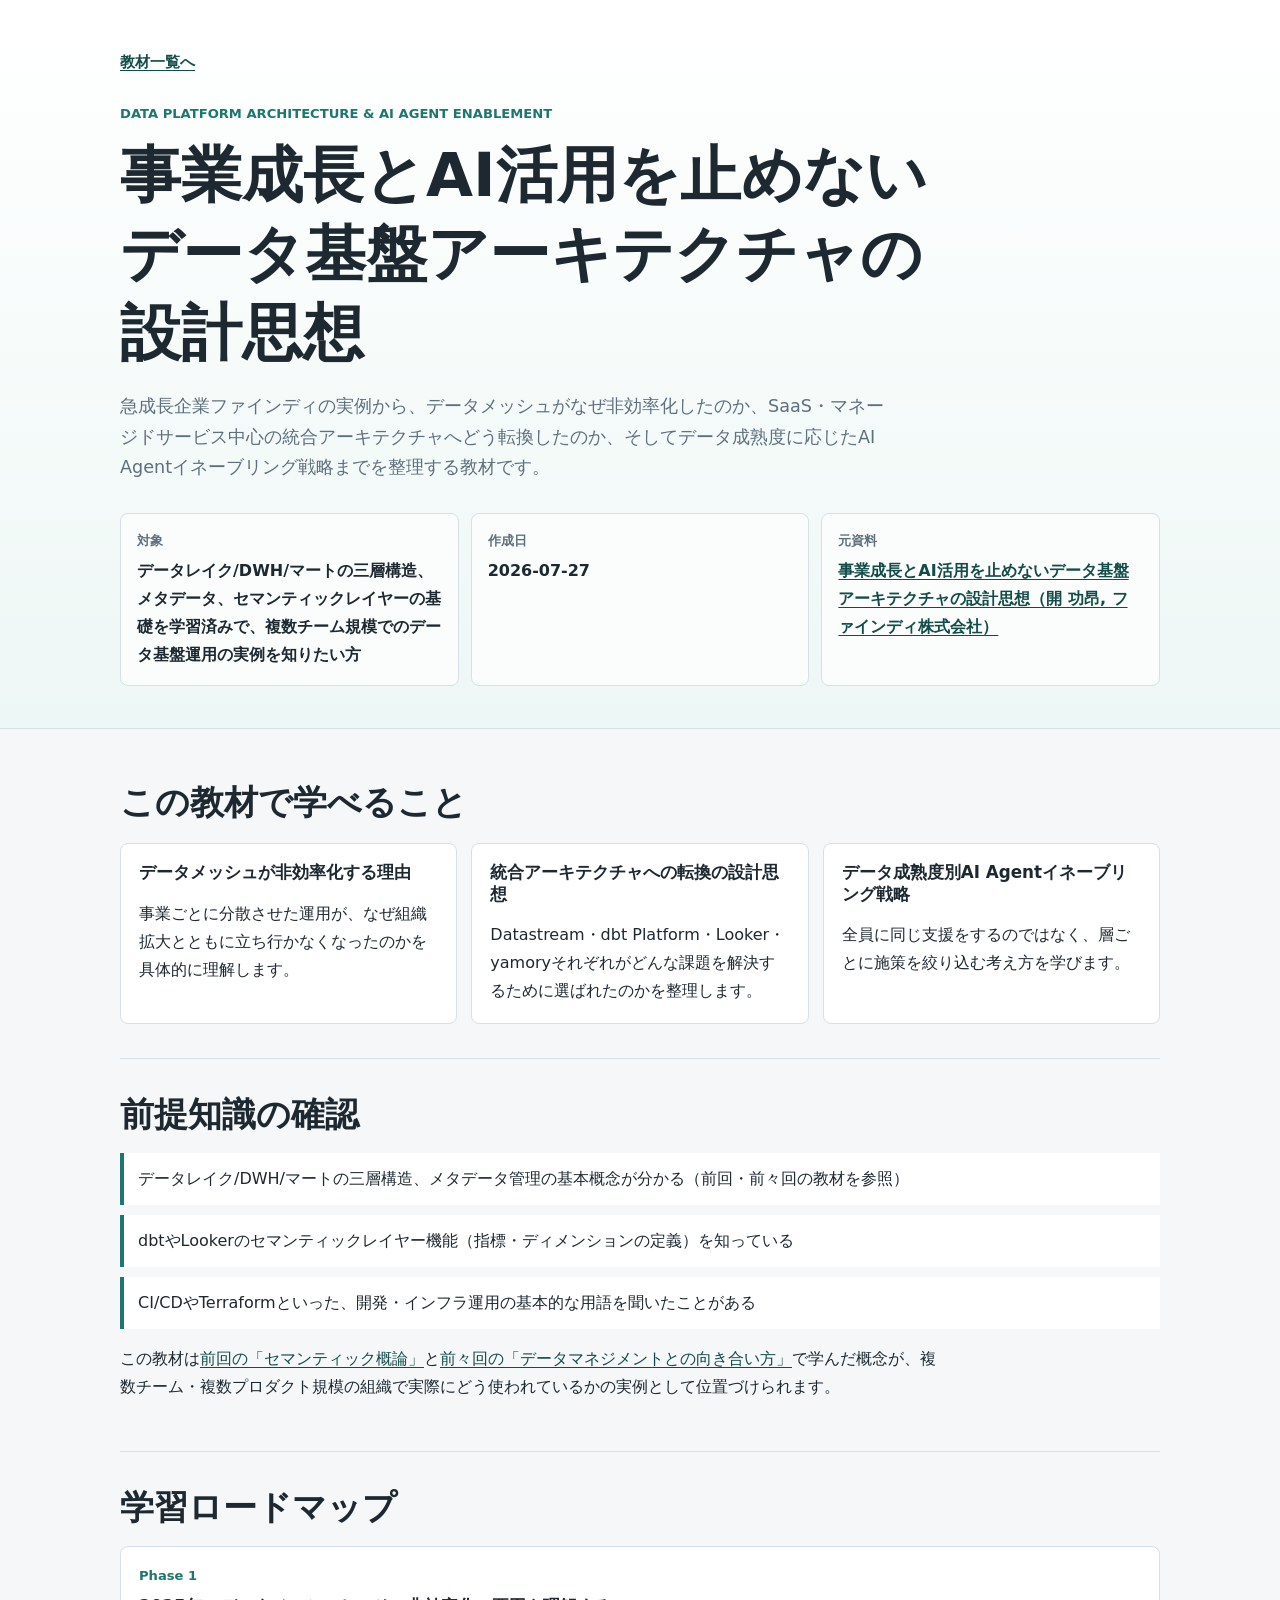
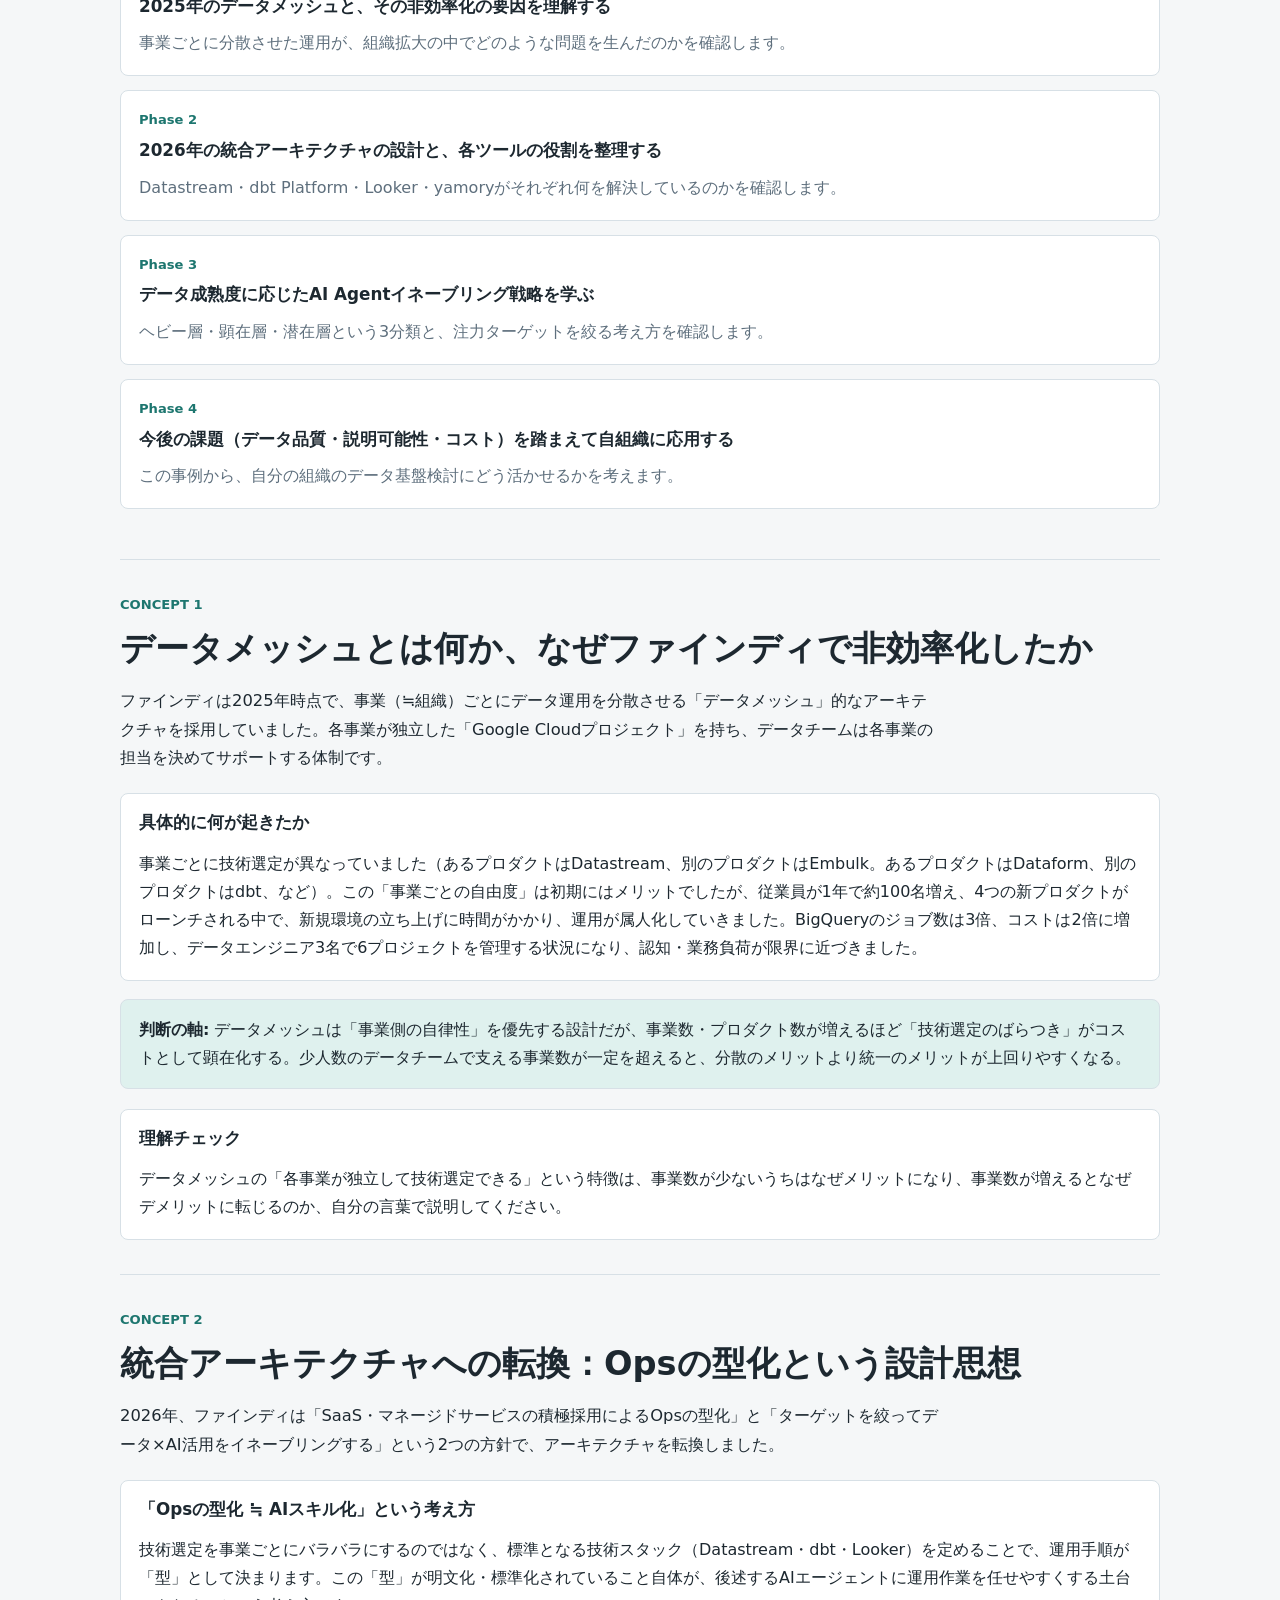
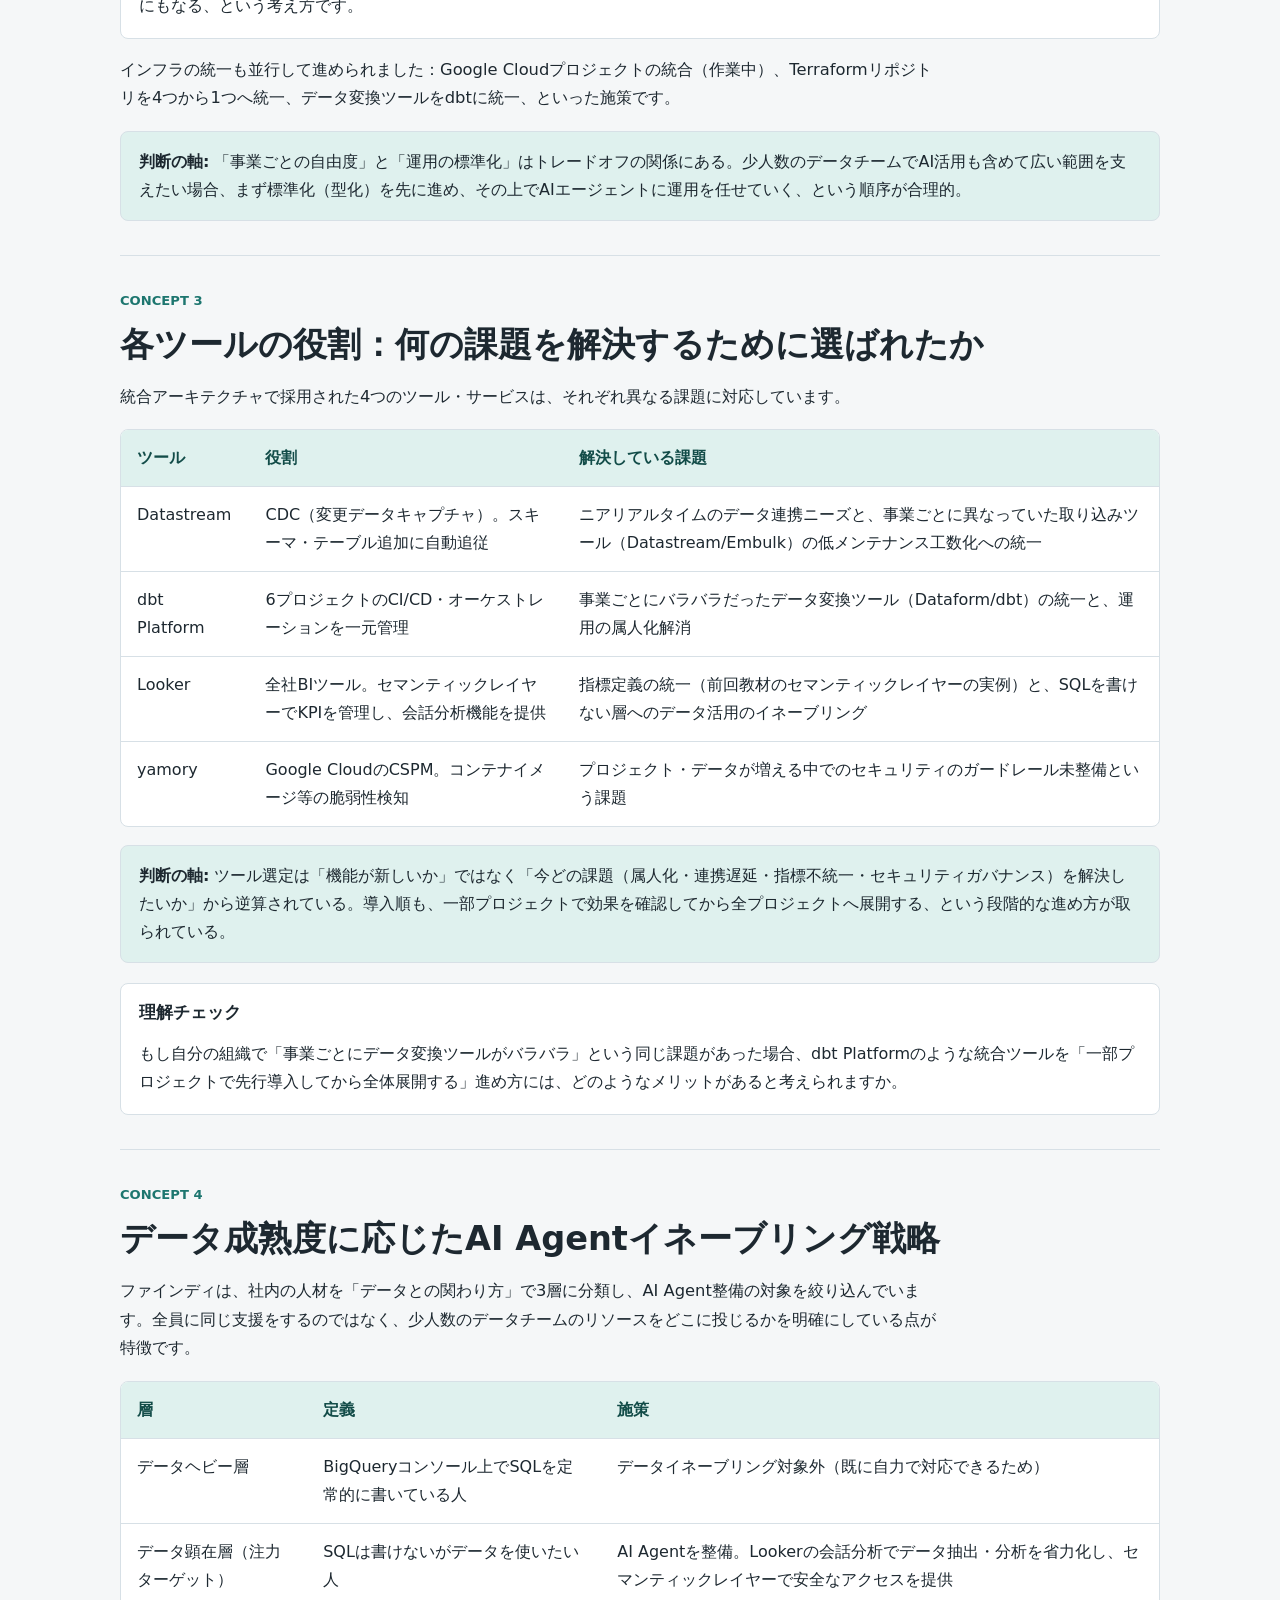
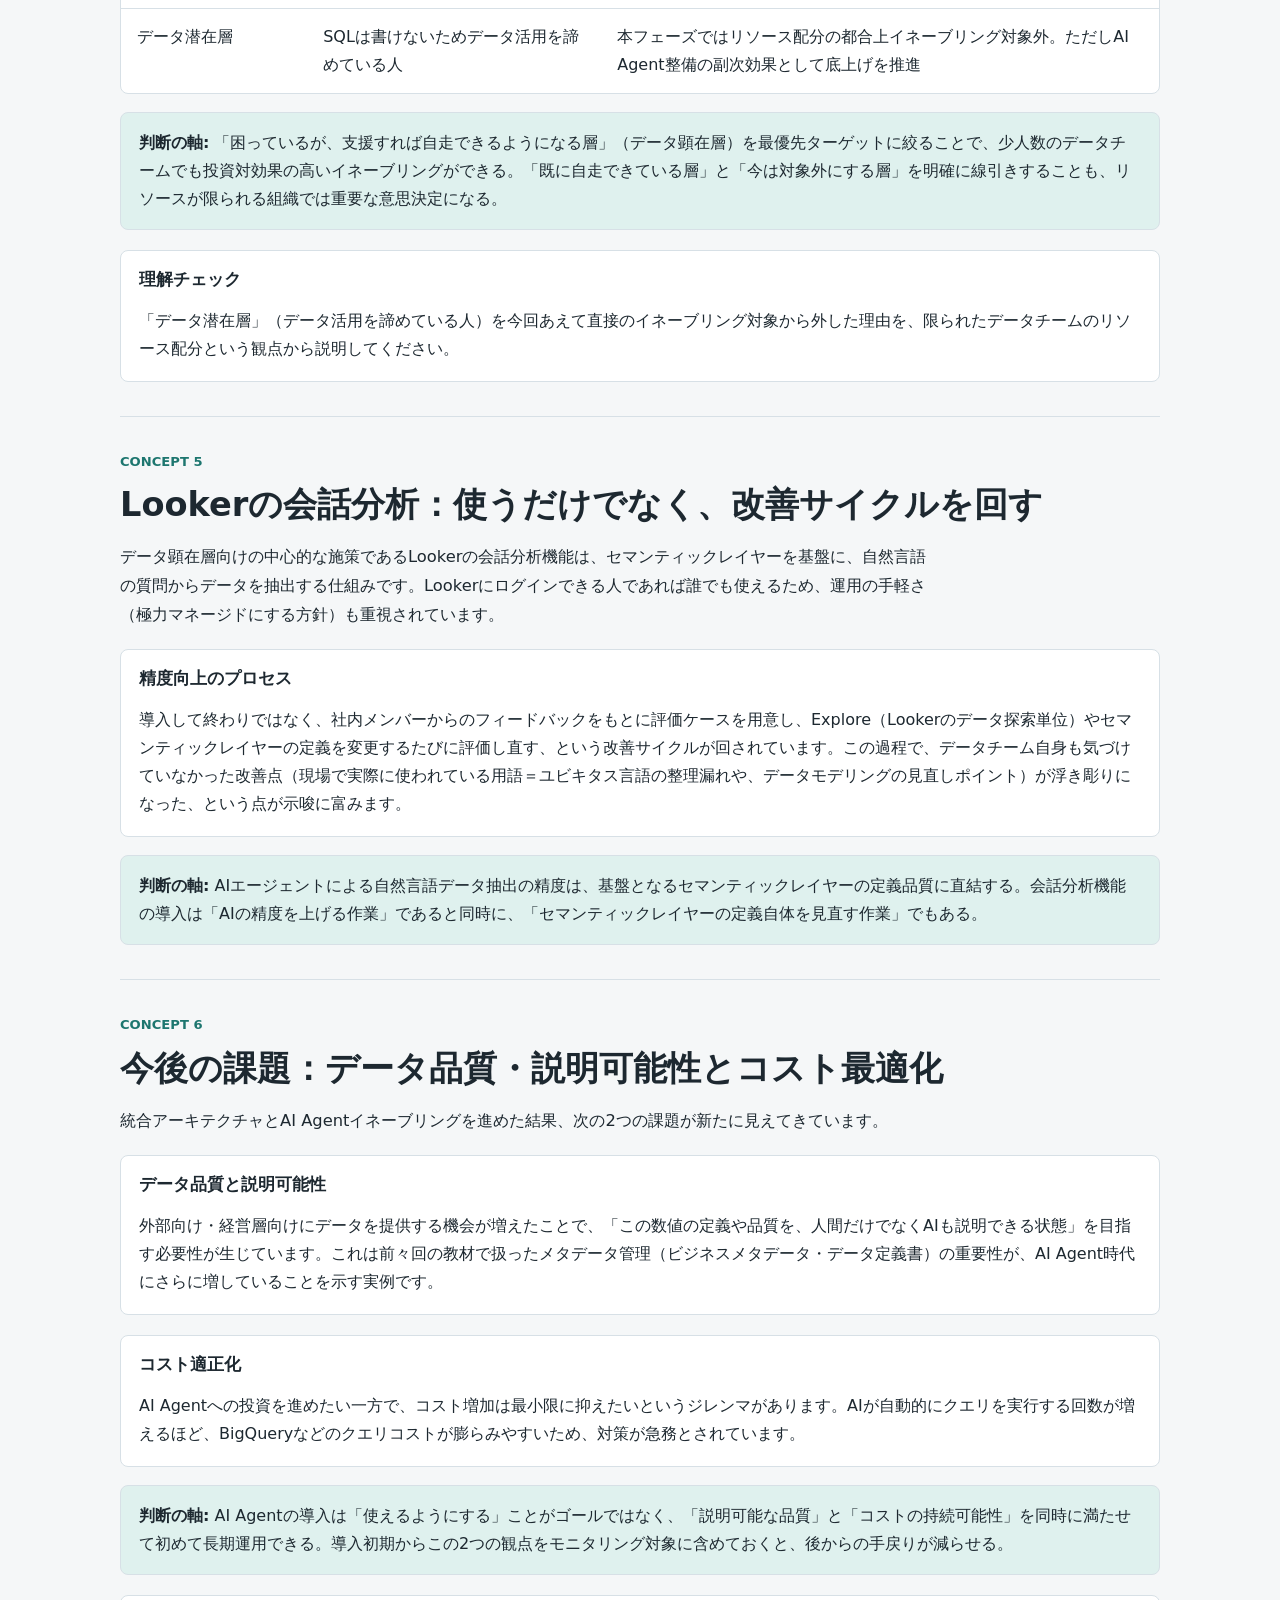
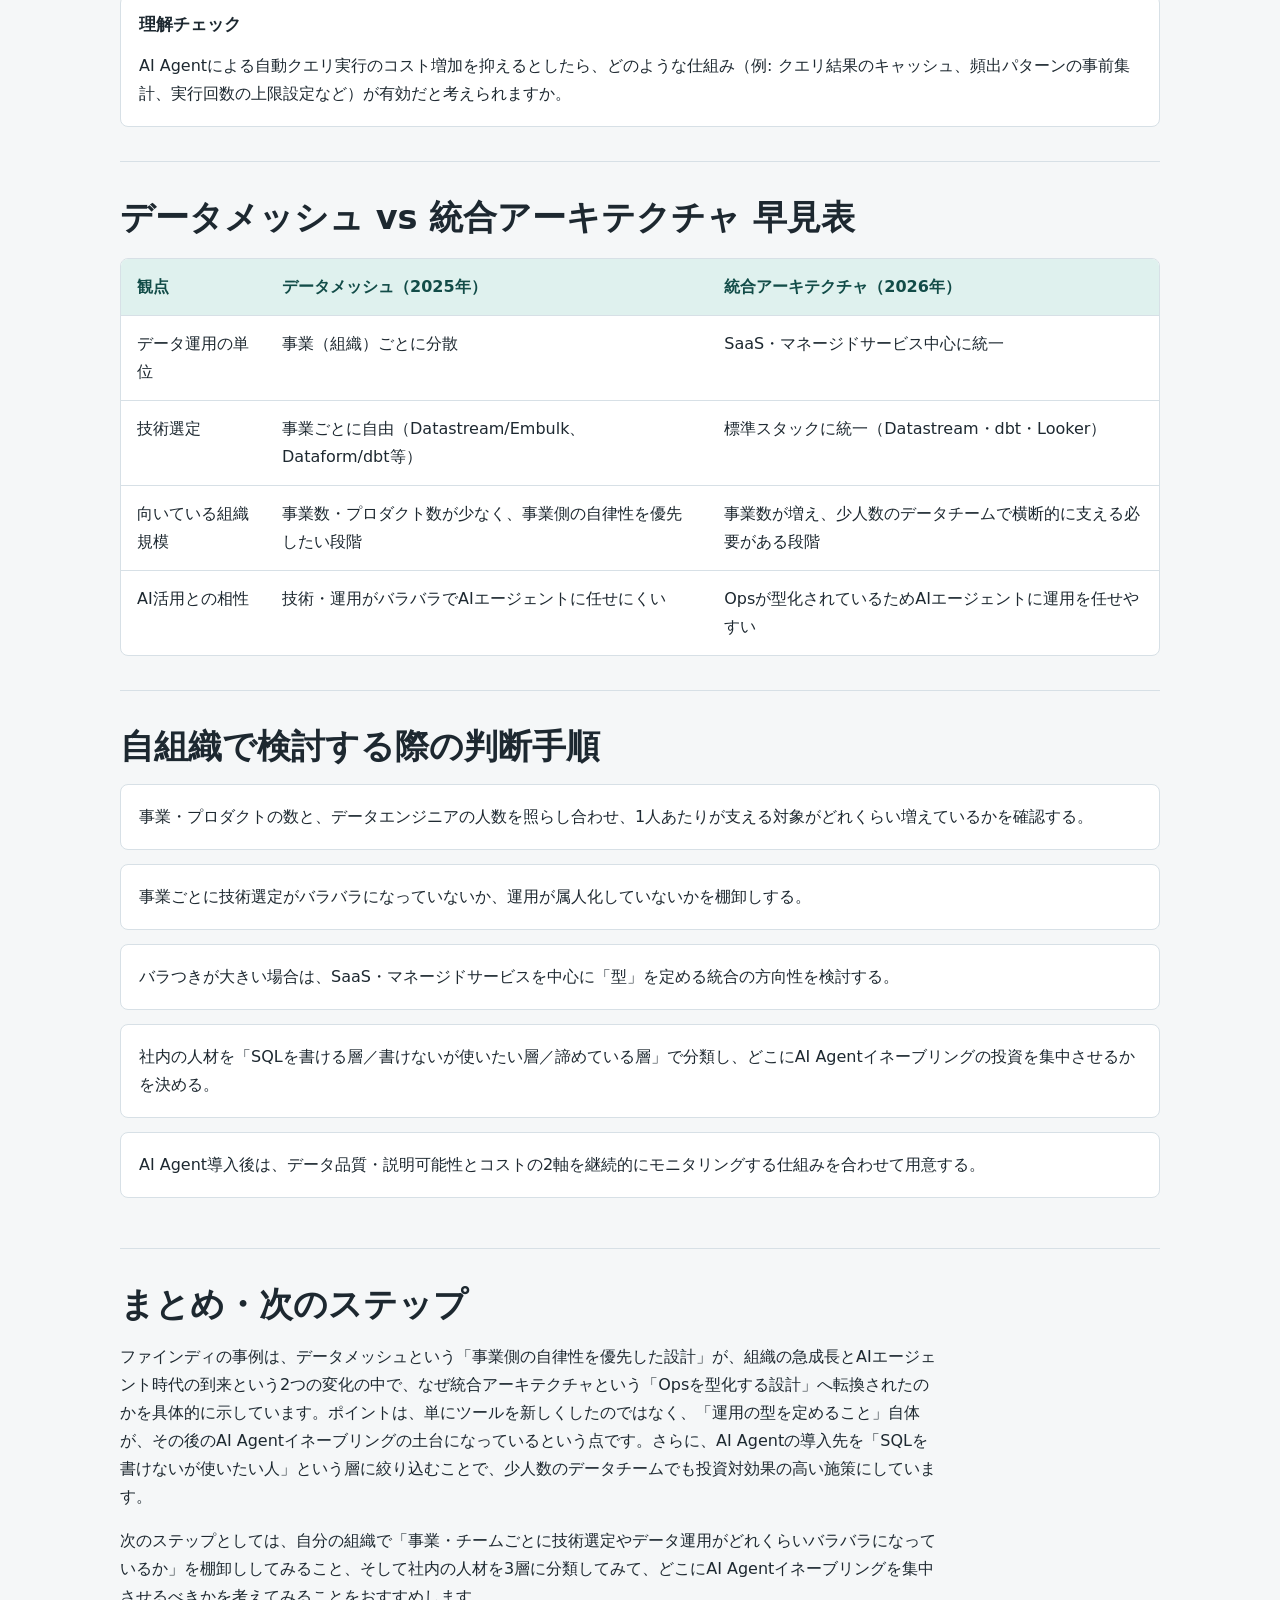
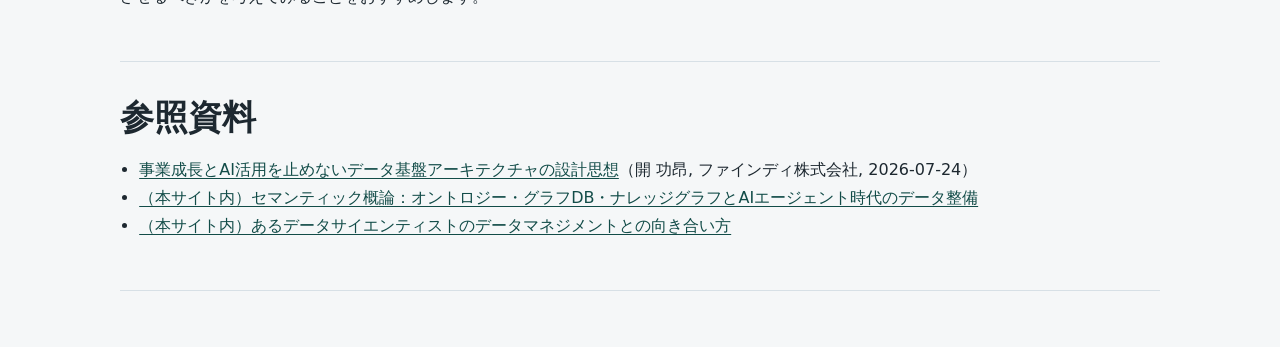
<file: docs/2026-07-27_data-platform-architecture-ai-agent/index.html>
<!doctype html>
<html lang="ja">
<head>
  <meta charset="utf-8">
  <meta name="viewport" content="width=device-width, initial-scale=1">
  <title>事業成長とAI活用を止めないデータ基盤アーキテクチャの設計思想</title>
  <link rel="stylesheet" href="./styles.css">
</head>
<body>
  <header class="hero">
    <div class="wrap">
      <a class="back-link" href="../">教材一覧へ</a>
      <p class="eyebrow">Data Platform Architecture &amp; AI Agent Enablement</p>
      <h1>事業成長とAI活用を止めないデータ基盤アーキテクチャの設計思想</h1>
      <p class="lead">急成長企業ファインディの実例から、データメッシュがなぜ非効率化したのか、SaaS・マネージドサービス中心の統合アーキテクチャへどう転換したのか、そしてデータ成熟度に応じたAI Agentイネーブリング戦略までを整理する教材です。</p>
      <dl class="meta">
        <div>
          <dt>対象</dt>
          <dd>データレイク/DWH/マートの三層構造、メタデータ、セマンティックレイヤーの基礎を学習済みで、複数チーム規模でのデータ基盤運用の実例を知りたい方</dd>
        </div>
        <div>
          <dt>作成日</dt>
          <dd>2026-07-27</dd>
        </div>
        <div>
          <dt>元資料</dt>
          <dd><a href="https://speakerdeck.com/hiracky16/shi-ye-cheng-chang-toaihuo-yong-wozhi-menaidetaji-pan-akitekutiyanoshe-ji-si-xiang">事業成長とAI活用を止めないデータ基盤アーキテクチャの設計思想（開 功昂, ファインディ株式会社）</a></dd>
        </div>
      </dl>
    </div>
  </header>

  <main class="wrap content">
    <section class="section" id="goals">
      <h2>この教材で学べること</h2>
      <div class="goal-grid">
        <article>
          <h3>データメッシュが非効率化する理由</h3>
          <p>事業ごとに分散させた運用が、なぜ組織拡大とともに立ち行かなくなったのかを具体的に理解します。</p>
        </article>
        <article>
          <h3>統合アーキテクチャへの転換の設計思想</h3>
          <p>Datastream・dbt Platform・Looker・yamoryそれぞれがどんな課題を解決するために選ばれたのかを整理します。</p>
        </article>
        <article>
          <h3>データ成熟度別AI Agentイネーブリング戦略</h3>
          <p>全員に同じ支援をするのではなく、層ごとに施策を絞り込む考え方を学びます。</p>
        </article>
      </div>
    </section>

    <section class="section" id="prerequisites">
      <h2>前提知識の確認</h2>
      <ul class="check-list">
        <li>データレイク/DWH/マートの三層構造、メタデータ管理の基本概念が分かる（前回・前々回の教材を参照）</li>
        <li>dbtやLookerのセマンティックレイヤー機能（指標・ディメンションの定義）を知っている</li>
        <li>CI/CDやTerraformといった、開発・インフラ運用の基本的な用語を聞いたことがある</li>
      </ul>
      <p>この教材は<a href="../2026-07-21_semantic-ontology-knowledge-graph/">前回の「セマンティック概論」</a>と<a href="../2026-07-14_ds-data-management/">前々回の「データマネジメントとの向き合い方」</a>で学んだ概念が、複数チーム・複数プロダクト規模の組織で実際にどう使われているかの実例として位置づけられます。</p>
    </section>

    <section class="section" id="roadmap">
      <h2>学習ロードマップ</h2>
      <ol class="roadmap">
        <li>
          <span>Phase 1</span>
          <strong>2025年のデータメッシュと、その非効率化の要因を理解する</strong>
          <p>事業ごとに分散させた運用が、組織拡大の中でどのような問題を生んだのかを確認します。</p>
        </li>
        <li>
          <span>Phase 2</span>
          <strong>2026年の統合アーキテクチャの設計と、各ツールの役割を整理する</strong>
          <p>Datastream・dbt Platform・Looker・yamoryがそれぞれ何を解決しているのかを確認します。</p>
        </li>
        <li>
          <span>Phase 3</span>
          <strong>データ成熟度に応じたAI Agentイネーブリング戦略を学ぶ</strong>
          <p>ヘビー層・顕在層・潜在層という3分類と、注力ターゲットを絞る考え方を確認します。</p>
        </li>
        <li>
          <span>Phase 4</span>
          <strong>今後の課題（データ品質・説明可能性・コスト）を踏まえて自組織に応用する</strong>
          <p>この事例から、自分の組織のデータ基盤検討にどう活かせるかを考えます。</p>
        </li>
      </ol>
    </section>

    <section class="section concept" id="data-mesh">
      <p class="section-label">Concept 1</p>
      <h2>データメッシュとは何か、なぜファインディで非効率化したか</h2>
      <p>ファインディは2025年時点で、事業（≒組織）ごとにデータ運用を分散させる「データメッシュ」的なアーキテクチャを採用していました。各事業が独立した「Google Cloudプロジェクト」を持ち、データチームは各事業の担当を決めてサポートする体制です。</p>
      <div class="example">
        <h3>具体的に何が起きたか</h3>
        <p>事業ごとに技術選定が異なっていました（あるプロダクトはDatastream、別のプロダクトはEmbulk。あるプロダクトはDataform、別のプロダクトはdbt、など）。この「事業ごとの自由度」は初期にはメリットでしたが、従業員が1年で約100名増え、4つの新プロダクトがローンチされる中で、新規環境の立ち上げに時間がかかり、運用が属人化していきました。BigQueryのジョブ数は3倍、コストは2倍に増加し、データエンジニア3名で6プロジェクトを管理する状況になり、認知・業務負荷が限界に近づきました。</p>
      </div>
      <div class="key-point">
        <strong>判断の軸:</strong> データメッシュは「事業側の自律性」を優先する設計だが、事業数・プロダクト数が増えるほど「技術選定のばらつき」がコストとして顕在化する。少人数のデータチームで支える事業数が一定を超えると、分散のメリットより統一のメリットが上回りやすくなる。
      </div>
      <div class="quiz">
        <h3>理解チェック</h3>
        <p>データメッシュの「各事業が独立して技術選定できる」という特徴は、事業数が少ないうちはなぜメリットになり、事業数が増えるとなぜデメリットに転じるのか、自分の言葉で説明してください。</p>
      </div>
    </section>

    <section class="section concept" id="unified-architecture">
      <p class="section-label">Concept 2</p>
      <h2>統合アーキテクチャへの転換：Opsの型化という設計思想</h2>
      <p>2026年、ファインディは「SaaS・マネージドサービスの積極採用によるOpsの型化」と「ターゲットを絞ってデータ×AI活用をイネーブリングする」という2つの方針で、アーキテクチャを転換しました。</p>
      <div class="example">
        <h3>「Opsの型化 ≒ AIスキル化」という考え方</h3>
        <p>技術選定を事業ごとにバラバラにするのではなく、標準となる技術スタック（Datastream・dbt・Looker）を定めることで、運用手順が「型」として決まります。この「型」が明文化・標準化されていること自体が、後述するAIエージェントに運用作業を任せやすくする土台にもなる、という考え方です。</p>
      </div>
      <p>インフラの統一も並行して進められました：Google Cloudプロジェクトの統合（作業中）、Terraformリポジトリを4つから1つへ統一、データ変換ツールをdbtに統一、といった施策です。</p>
      <div class="key-point">
        <strong>判断の軸:</strong> 「事業ごとの自由度」と「運用の標準化」はトレードオフの関係にある。少人数のデータチームでAI活用も含めて広い範囲を支えたい場合、まず標準化（型化）を先に進め、その上でAIエージェントに運用を任せていく、という順序が合理的。
      </div>
    </section>

    <section class="section concept" id="tool-roles">
      <p class="section-label">Concept 3</p>
      <h2>各ツールの役割：何の課題を解決するために選ばれたか</h2>
      <p>統合アーキテクチャで採用された4つのツール・サービスは、それぞれ異なる課題に対応しています。</p>
      <div class="table-wrap">
        <table>
          <thead>
            <tr>
              <th>ツール</th>
              <th>役割</th>
              <th>解決している課題</th>
            </tr>
          </thead>
          <tbody>
            <tr>
              <td>Datastream</td>
              <td>CDC（変更データキャプチャ）。スキーマ・テーブル追加に自動追従</td>
              <td>ニアリアルタイムのデータ連携ニーズと、事業ごとに異なっていた取り込みツール（Datastream/Embulk）の低メンテナンス工数化への統一</td>
            </tr>
            <tr>
              <td>dbt Platform</td>
              <td>6プロジェクトのCI/CD・オーケストレーションを一元管理</td>
              <td>事業ごとにバラバラだったデータ変換ツール（Dataform/dbt）の統一と、運用の属人化解消</td>
            </tr>
            <tr>
              <td>Looker</td>
              <td>全社BIツール。セマンティックレイヤーでKPIを管理し、会話分析機能を提供</td>
              <td>指標定義の統一（前回教材のセマンティックレイヤーの実例）と、SQLを書けない層へのデータ活用のイネーブリング</td>
            </tr>
            <tr>
              <td>yamory</td>
              <td>Google CloudのCSPM。コンテナイメージ等の脆弱性検知</td>
              <td>プロジェクト・データが増える中でのセキュリティのガードレール未整備という課題</td>
            </tr>
          </tbody>
        </table>
      </div>
      <div class="key-point">
        <strong>判断の軸:</strong> ツール選定は「機能が新しいか」ではなく「今どの課題（属人化・連携遅延・指標不統一・セキュリティガバナンス）を解決したいか」から逆算されている。導入順も、一部プロジェクトで効果を確認してから全プロジェクトへ展開する、という段階的な進め方が取られている。
      </div>
      <div class="quiz">
        <h3>理解チェック</h3>
        <p>もし自分の組織で「事業ごとにデータ変換ツールがバラバラ」という同じ課題があった場合、dbt Platformのような統合ツールを「一部プロジェクトで先行導入してから全体展開する」進め方には、どのようなメリットがあると考えられますか。</p>
      </div>
    </section>

    <section class="section concept" id="ai-enablement-tiers">
      <p class="section-label">Concept 4</p>
      <h2>データ成熟度に応じたAI Agentイネーブリング戦略</h2>
      <p>ファインディは、社内の人材を「データとの関わり方」で3層に分類し、AI Agent整備の対象を絞り込んでいます。全員に同じ支援をするのではなく、少人数のデータチームのリソースをどこに投じるかを明確にしている点が特徴です。</p>
      <div class="table-wrap">
        <table>
          <thead>
            <tr>
              <th>層</th>
              <th>定義</th>
              <th>施策</th>
            </tr>
          </thead>
          <tbody>
            <tr>
              <td>データヘビー層</td>
              <td>BigQueryコンソール上でSQLを定常的に書いている人</td>
              <td>データイネーブリング対象外（既に自力で対応できるため）</td>
            </tr>
            <tr>
              <td>データ顕在層（注力ターゲット）</td>
              <td>SQLは書けないがデータを使いたい人</td>
              <td>AI Agentを整備。Lookerの会話分析でデータ抽出・分析を省力化し、セマンティックレイヤーで安全なアクセスを提供</td>
            </tr>
            <tr>
              <td>データ潜在層</td>
              <td>SQLは書けないためデータ活用を諦めている人</td>
              <td>本フェーズではリソース配分の都合上イネーブリング対象外。ただしAI Agent整備の副次効果として底上げを推進</td>
            </tr>
          </tbody>
        </table>
      </div>
      <div class="key-point">
        <strong>判断の軸:</strong> 「困っているが、支援すれば自走できるようになる層」（データ顕在層）を最優先ターゲットに絞ることで、少人数のデータチームでも投資対効果の高いイネーブリングができる。「既に自走できている層」と「今は対象外にする層」を明確に線引きすることも、リソースが限られる組織では重要な意思決定になる。
      </div>
      <div class="quiz">
        <h3>理解チェック</h3>
        <p>「データ潜在層」（データ活用を諦めている人）を今回あえて直接のイネーブリング対象から外した理由を、限られたデータチームのリソース配分という観点から説明してください。</p>
      </div>
    </section>

    <section class="section concept" id="looker-conversational">
      <p class="section-label">Concept 5</p>
      <h2>Lookerの会話分析：使うだけでなく、改善サイクルを回す</h2>
      <p>データ顕在層向けの中心的な施策であるLookerの会話分析機能は、セマンティックレイヤーを基盤に、自然言語の質問からデータを抽出する仕組みです。Lookerにログインできる人であれば誰でも使えるため、運用の手軽さ（極力マネージドにする方針）も重視されています。</p>
      <div class="example">
        <h3>精度向上のプロセス</h3>
        <p>導入して終わりではなく、社内メンバーからのフィードバックをもとに評価ケースを用意し、Explore（Lookerのデータ探索単位）やセマンティックレイヤーの定義を変更するたびに評価し直す、という改善サイクルが回されています。この過程で、データチーム自身も気づけていなかった改善点（現場で実際に使われている用語＝ユビキタス言語の整理漏れや、データモデリングの見直しポイント）が浮き彫りになった、という点が示唆に富みます。</p>
      </div>
      <div class="key-point">
        <strong>判断の軸:</strong> AIエージェントによる自然言語データ抽出の精度は、基盤となるセマンティックレイヤーの定義品質に直結する。会話分析機能の導入は「AIの精度を上げる作業」であると同時に、「セマンティックレイヤーの定義自体を見直す作業」でもある。
      </div>
    </section>

    <section class="section concept" id="future-challenges">
      <p class="section-label">Concept 6</p>
      <h2>今後の課題：データ品質・説明可能性とコスト最適化</h2>
      <p>統合アーキテクチャとAI Agentイネーブリングを進めた結果、次の2つの課題が新たに見えてきています。</p>
      <div class="example">
        <h3>データ品質と説明可能性</h3>
        <p>外部向け・経営層向けにデータを提供する機会が増えたことで、「この数値の定義や品質を、人間だけでなくAIも説明できる状態」を目指す必要性が生じています。これは前々回の教材で扱ったメタデータ管理（ビジネスメタデータ・データ定義書）の重要性が、AI Agent時代にさらに増していることを示す実例です。</p>
      </div>
      <div class="example">
        <h3>コスト適正化</h3>
        <p>AI Agentへの投資を進めたい一方で、コスト増加は最小限に抑えたいというジレンマがあります。AIが自動的にクエリを実行する回数が増えるほど、BigQueryなどのクエリコストが膨らみやすいため、対策が急務とされています。</p>
      </div>
      <div class="key-point">
        <strong>判断の軸:</strong> AI Agentの導入は「使えるようにする」ことがゴールではなく、「説明可能な品質」と「コストの持続可能性」を同時に満たせて初めて長期運用できる。導入初期からこの2つの観点をモニタリング対象に含めておくと、後からの手戻りが減らせる。
      </div>
      <div class="quiz">
        <h3>理解チェック</h3>
        <p>AI Agentによる自動クエリ実行のコスト増加を抑えるとしたら、どのような仕組み（例: クエリ結果のキャッシュ、頻出パターンの事前集計、実行回数の上限設定など）が有効だと考えられますか。</p>
      </div>
    </section>

    <section class="section" id="comparison">
      <h2>データメッシュ vs 統合アーキテクチャ 早見表</h2>
      <div class="table-wrap">
        <table>
          <thead>
            <tr>
              <th>観点</th>
              <th>データメッシュ（2025年）</th>
              <th>統合アーキテクチャ（2026年）</th>
            </tr>
          </thead>
          <tbody>
            <tr>
              <td>データ運用の単位</td>
              <td>事業（組織）ごとに分散</td>
              <td>SaaS・マネージドサービス中心に統一</td>
            </tr>
            <tr>
              <td>技術選定</td>
              <td>事業ごとに自由（Datastream/Embulk、Dataform/dbt等）</td>
              <td>標準スタックに統一（Datastream・dbt・Looker）</td>
            </tr>
            <tr>
              <td>向いている組織規模</td>
              <td>事業数・プロダクト数が少なく、事業側の自律性を優先したい段階</td>
              <td>事業数が増え、少人数のデータチームで横断的に支える必要がある段階</td>
            </tr>
            <tr>
              <td>AI活用との相性</td>
              <td>技術・運用がバラバラでAIエージェントに任せにくい</td>
              <td>Opsが型化されているためAIエージェントに運用を任せやすい</td>
            </tr>
          </tbody>
        </table>
      </div>
    </section>

    <section class="section" id="decision">
      <h2>自組織で検討する際の判断手順</h2>
      <ol class="steps">
        <li>事業・プロダクトの数と、データエンジニアの人数を照らし合わせ、1人あたりが支える対象がどれくらい増えているかを確認する。</li>
        <li>事業ごとに技術選定がバラバラになっていないか、運用が属人化していないかを棚卸しする。</li>
        <li>バラつきが大きい場合は、SaaS・マネージドサービスを中心に「型」を定める統合の方向性を検討する。</li>
        <li>社内の人材を「SQLを書ける層／書けないが使いたい層／諦めている層」で分類し、どこにAI Agentイネーブリングの投資を集中させるかを決める。</li>
        <li>AI Agent導入後は、データ品質・説明可能性とコストの2軸を継続的にモニタリングする仕組みを合わせて用意する。</li>
      </ol>
    </section>

    <section class="section" id="summary">
      <h2>まとめ・次のステップ</h2>
      <p>ファインディの事例は、データメッシュという「事業側の自律性を優先した設計」が、組織の急成長とAIエージェント時代の到来という2つの変化の中で、なぜ統合アーキテクチャという「Opsを型化する設計」へ転換されたのかを具体的に示しています。ポイントは、単にツールを新しくしたのではなく、「運用の型を定めること」自体が、その後のAI Agentイネーブリングの土台になっているという点です。さらに、AI Agentの導入先を「SQLを書けないが使いたい人」という層に絞り込むことで、少人数のデータチームでも投資対効果の高い施策にしています。</p>
      <p>次のステップとしては、自分の組織で「事業・チームごとに技術選定やデータ運用がどれくらいバラバラになっているか」を棚卸ししてみること、そして社内の人材を3層に分類してみて、どこにAI Agentイネーブリングを集中させるべきかを考えてみることをおすすめします。</p>
    </section>

    <section class="section references" id="references">
      <h2>参照資料</h2>
      <ul>
        <li><a href="https://speakerdeck.com/hiracky16/shi-ye-cheng-chang-toaihuo-yong-wozhi-menaidetaji-pan-akitekutiyanoshe-ji-si-xiang">事業成長とAI活用を止めないデータ基盤アーキテクチャの設計思想</a>（開 功昂, ファインディ株式会社, 2026-07-24）</li>
        <li><a href="../2026-07-21_semantic-ontology-knowledge-graph/">（本サイト内）セマンティック概論：オントロジー・グラフDB・ナレッジグラフとAIエージェント時代のデータ整備</a></li>
        <li><a href="../2026-07-14_ds-data-management/">（本サイト内）あるデータサイエンティストのデータマネジメントとの向き合い方</a></li>
      </ul>
    </section>
  </main>
</body>
</html>
</file>
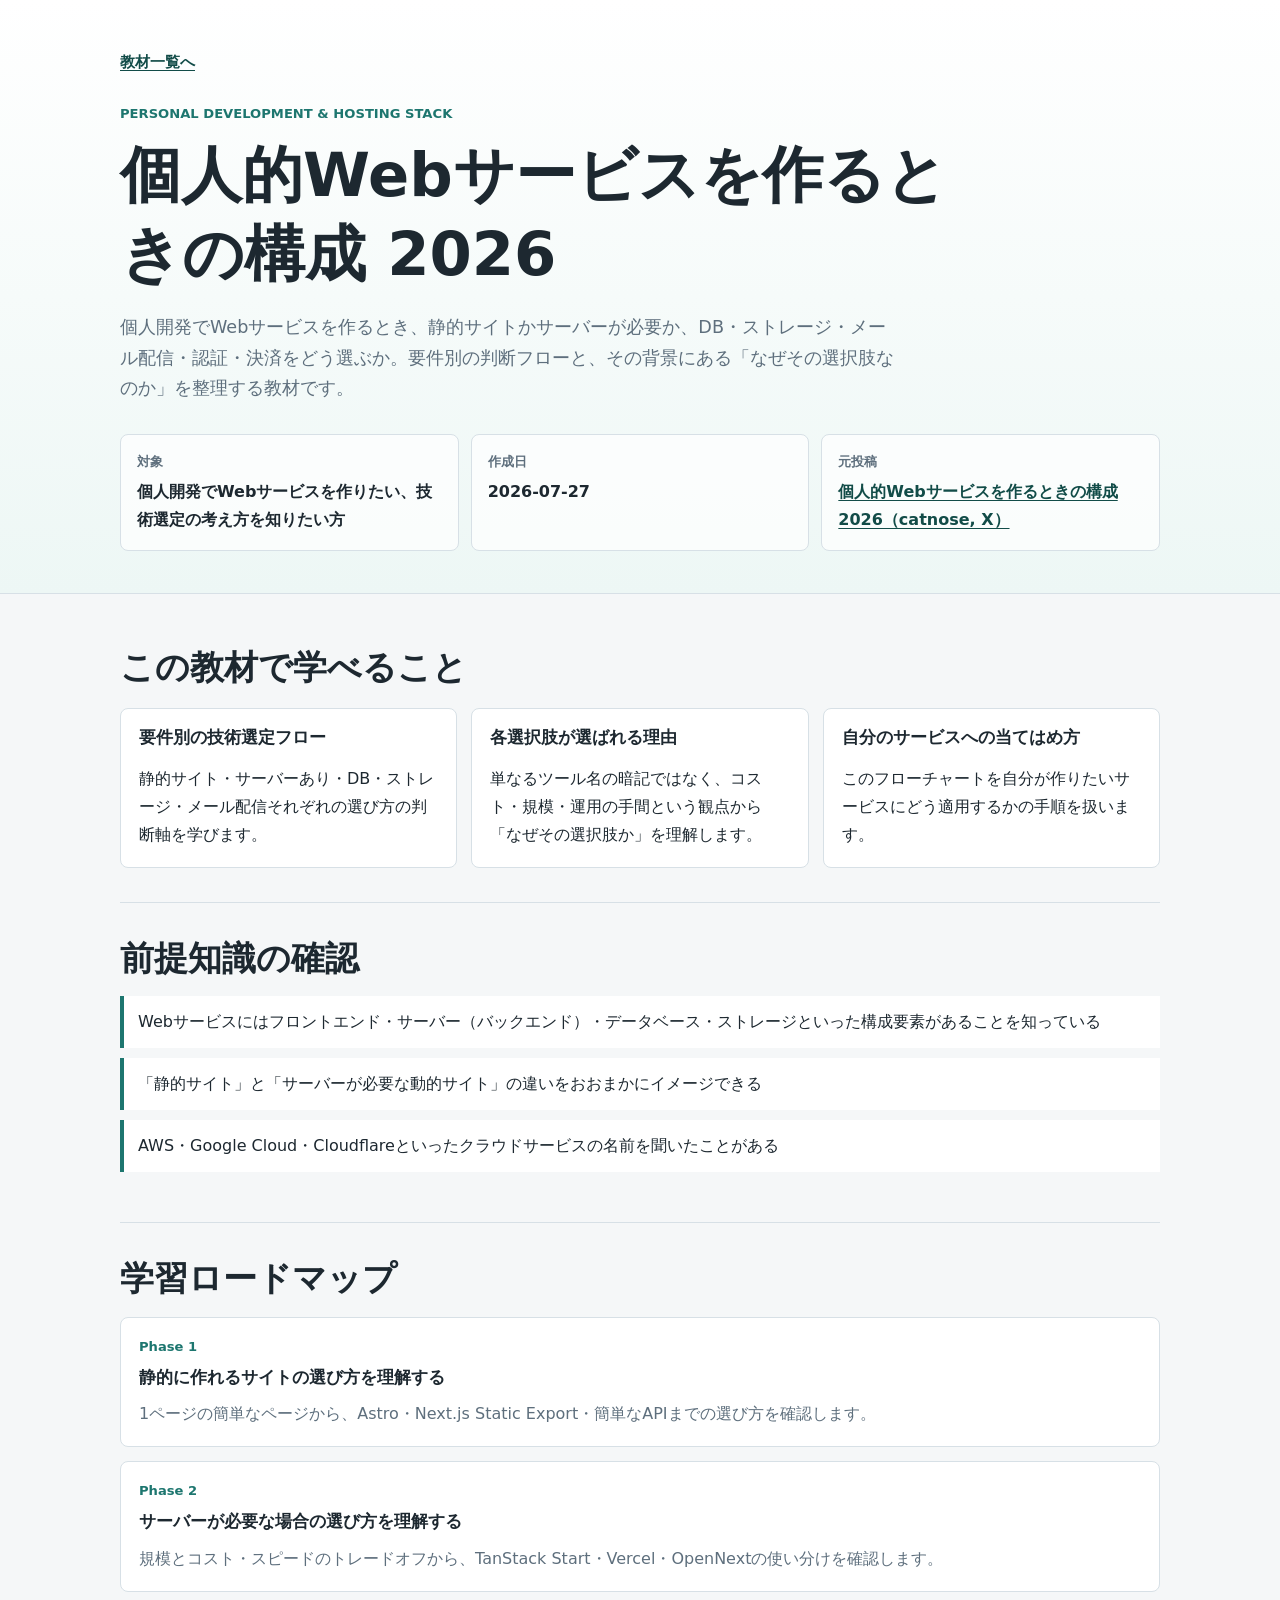
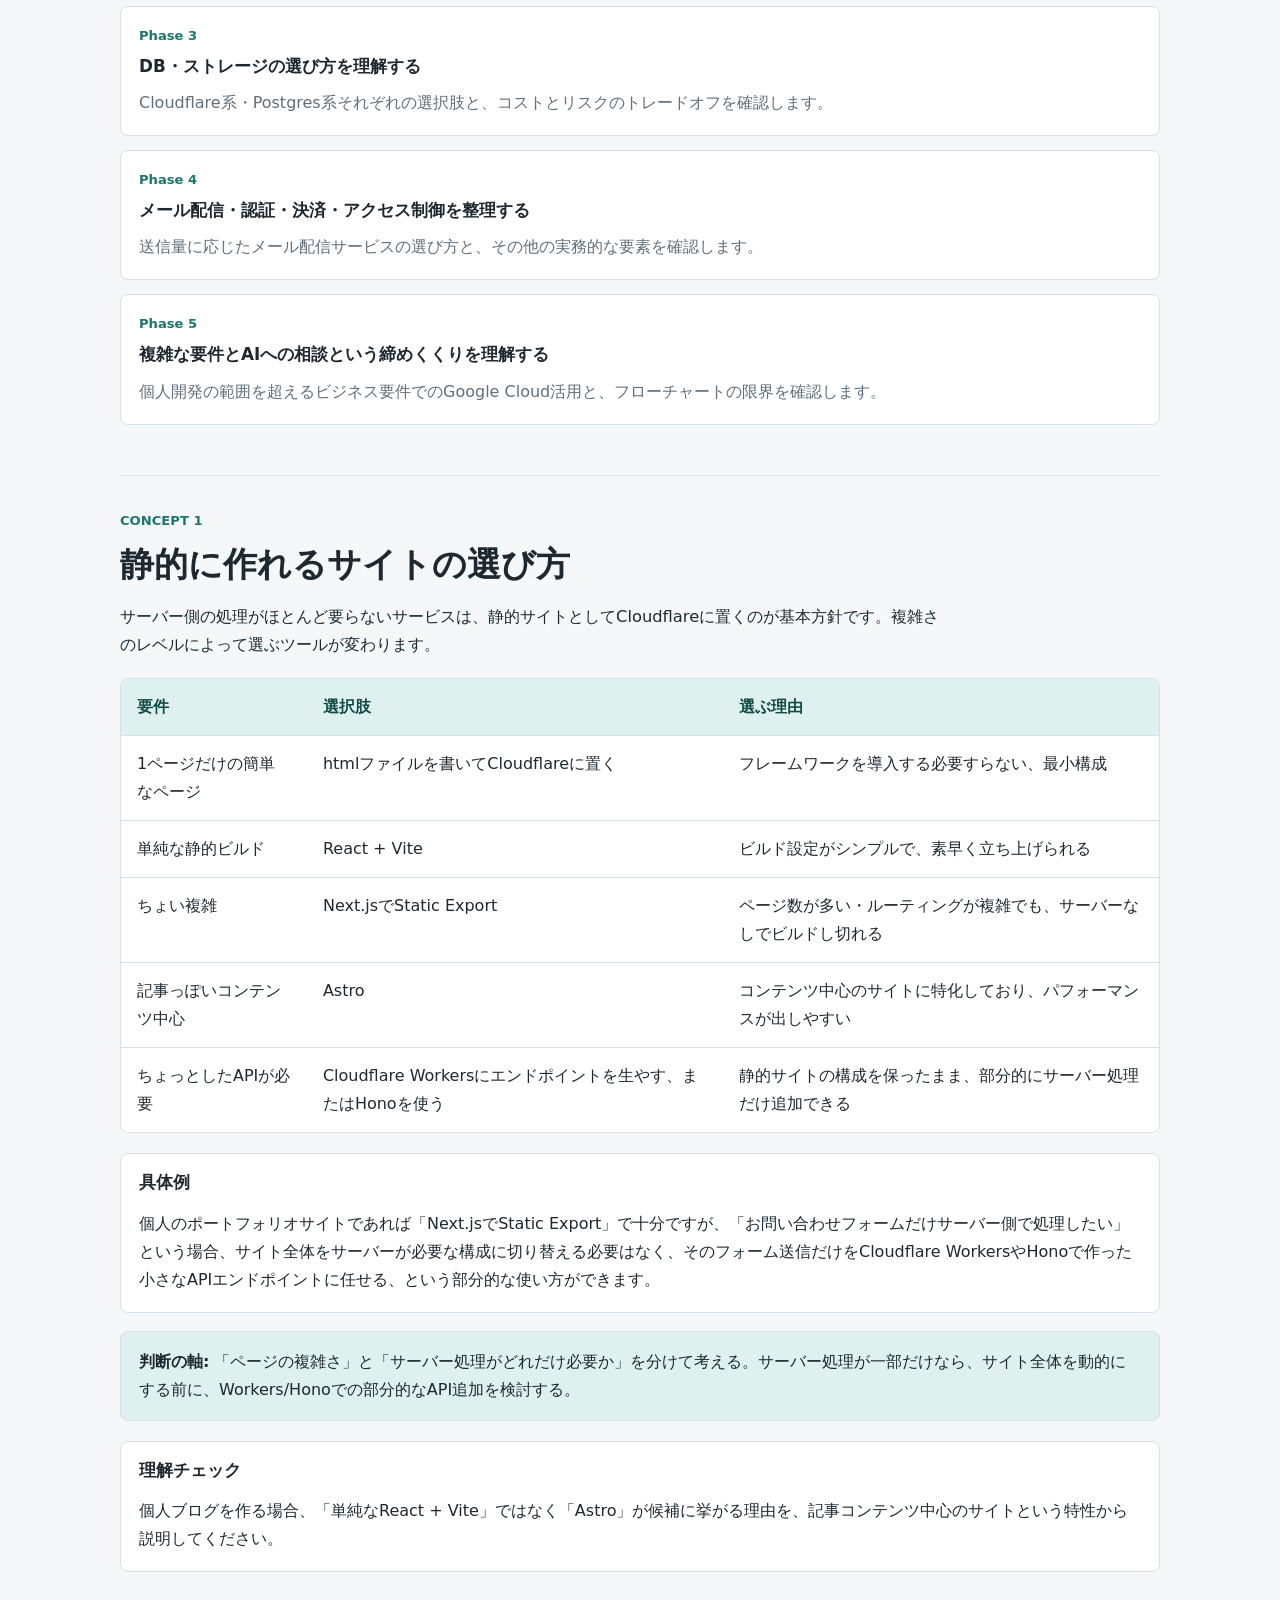
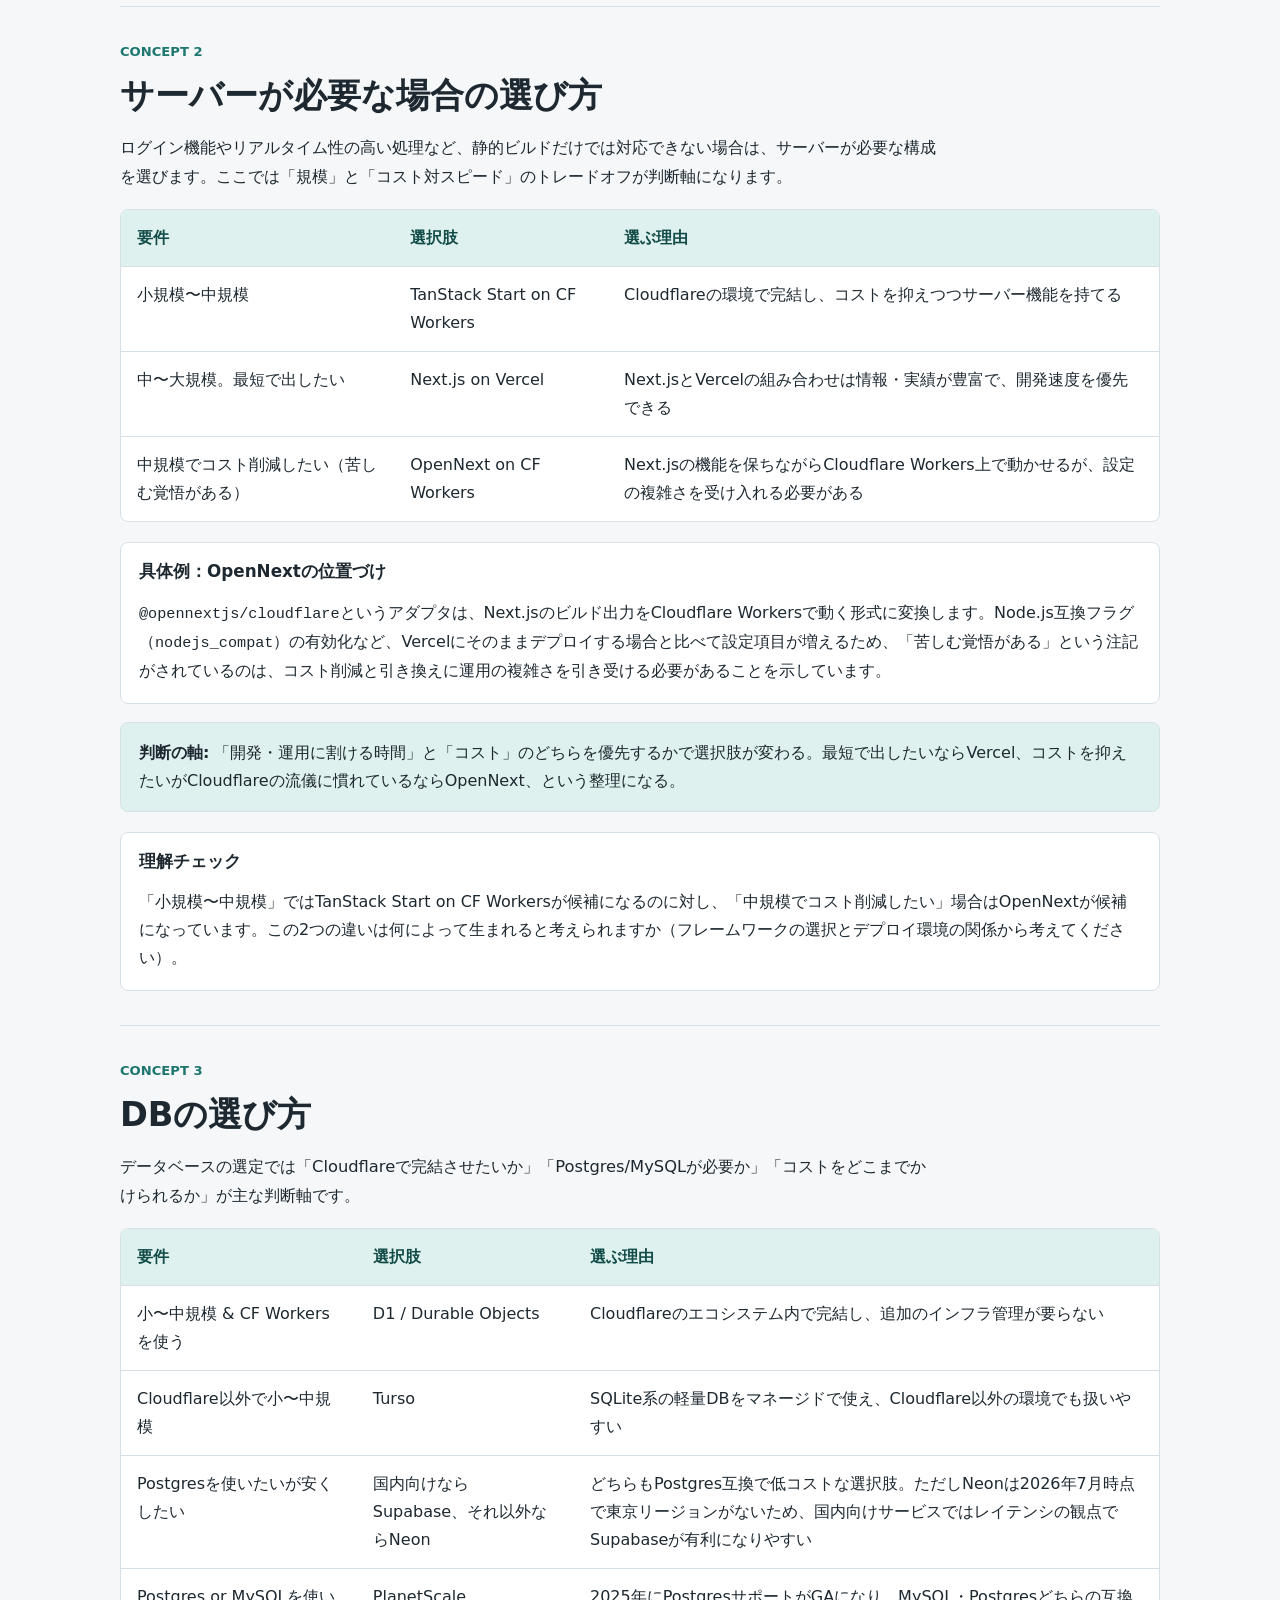
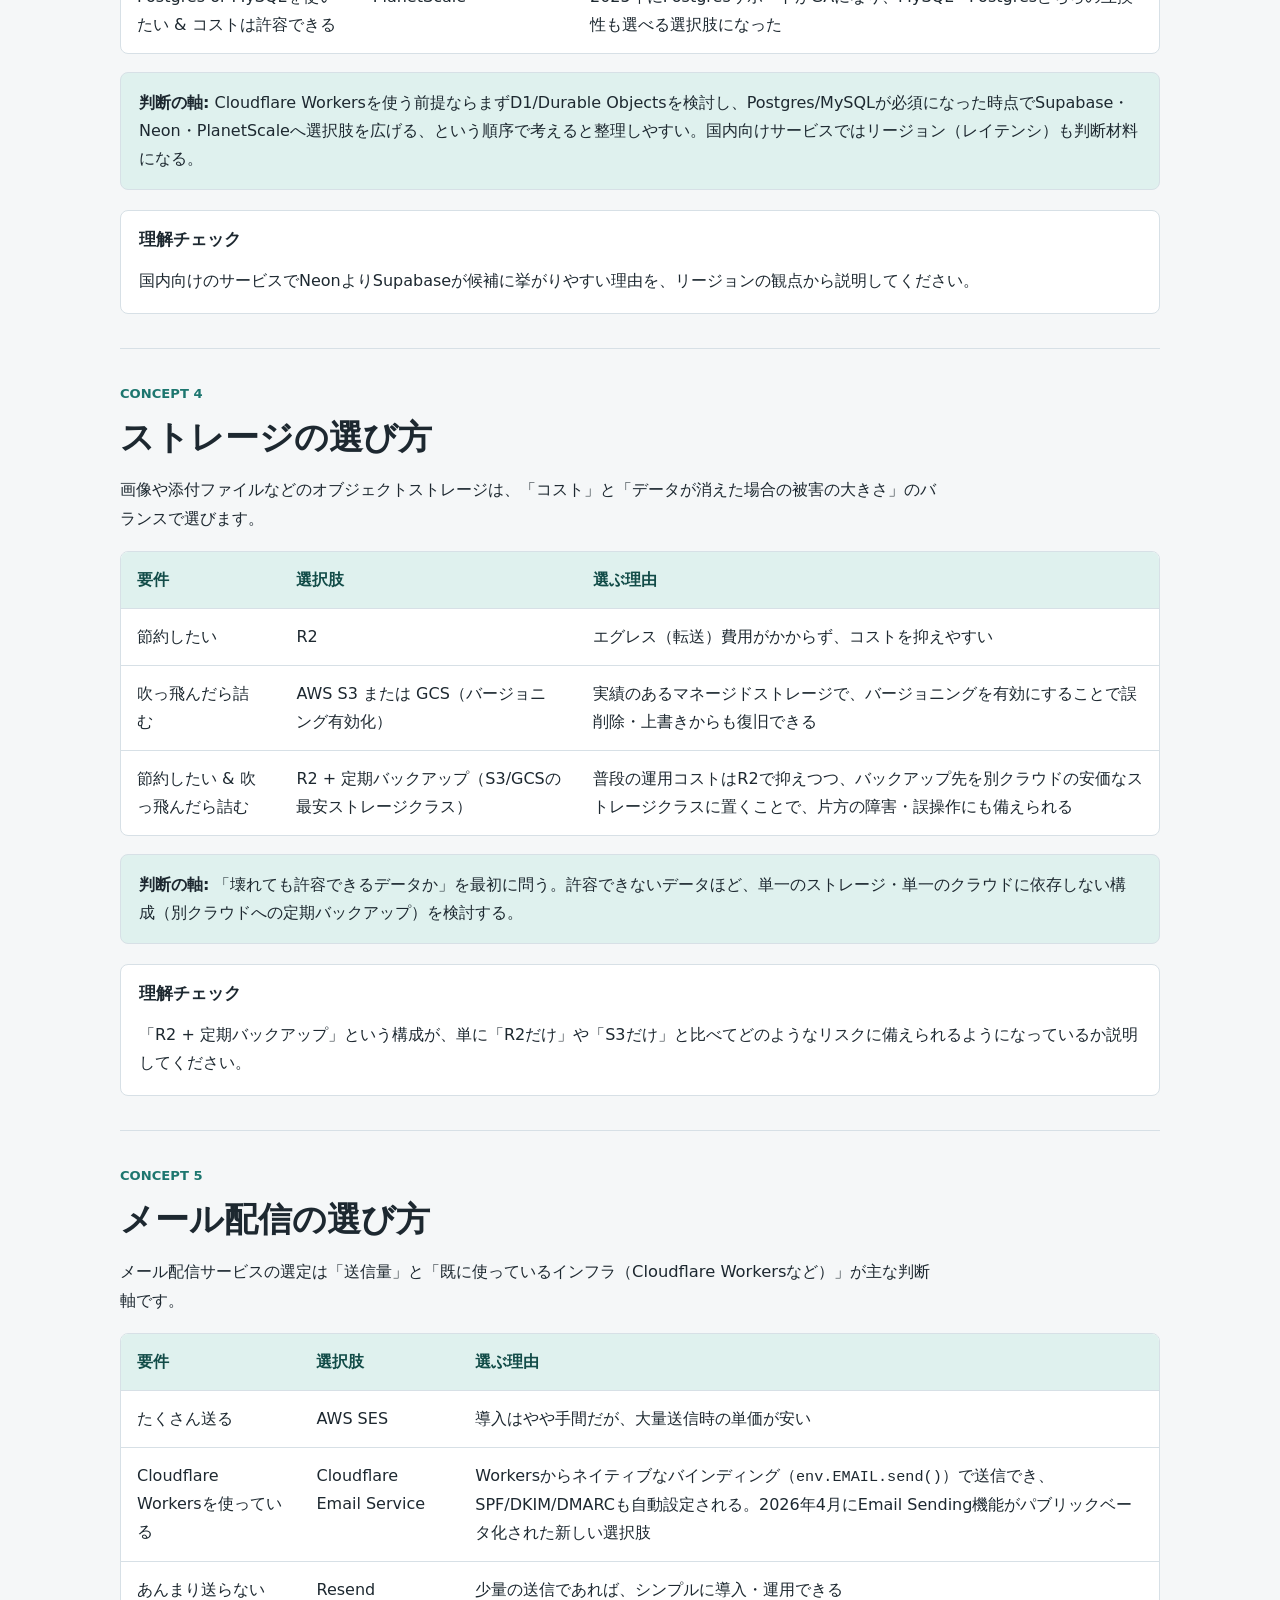
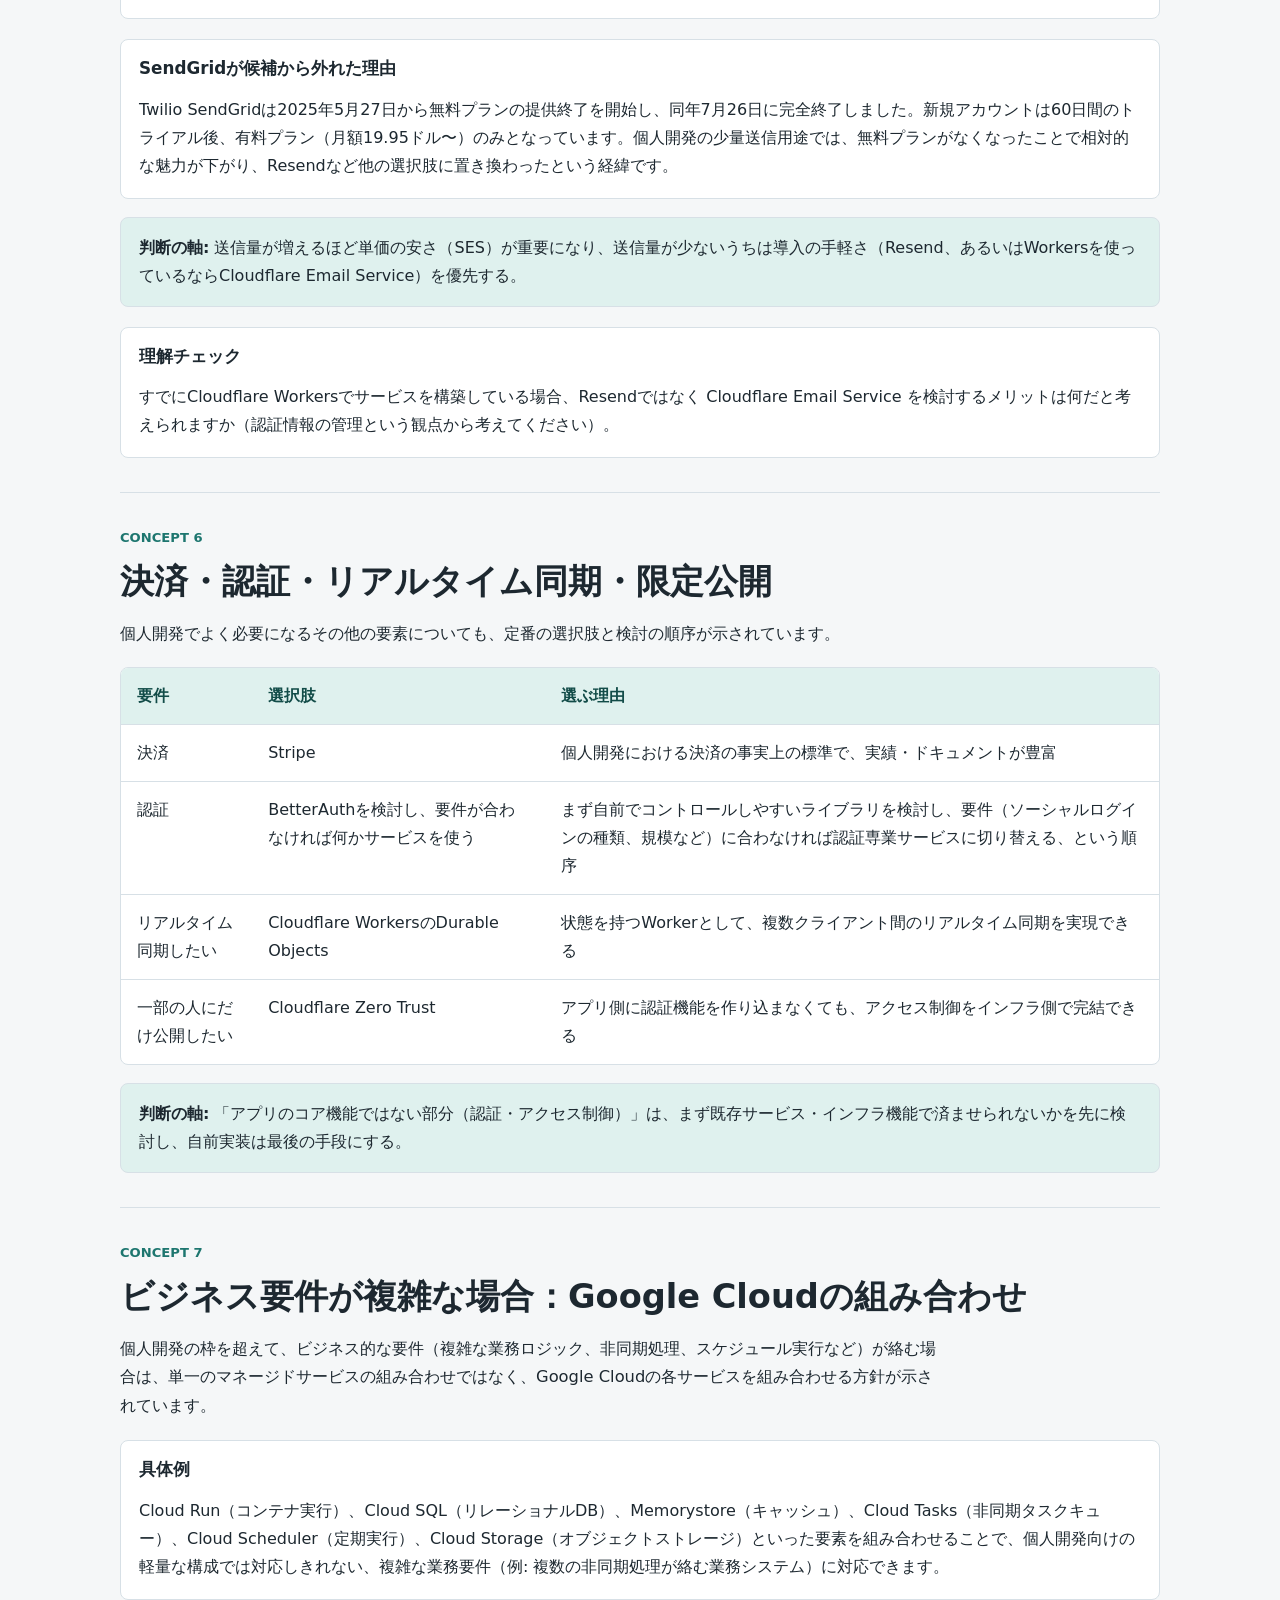
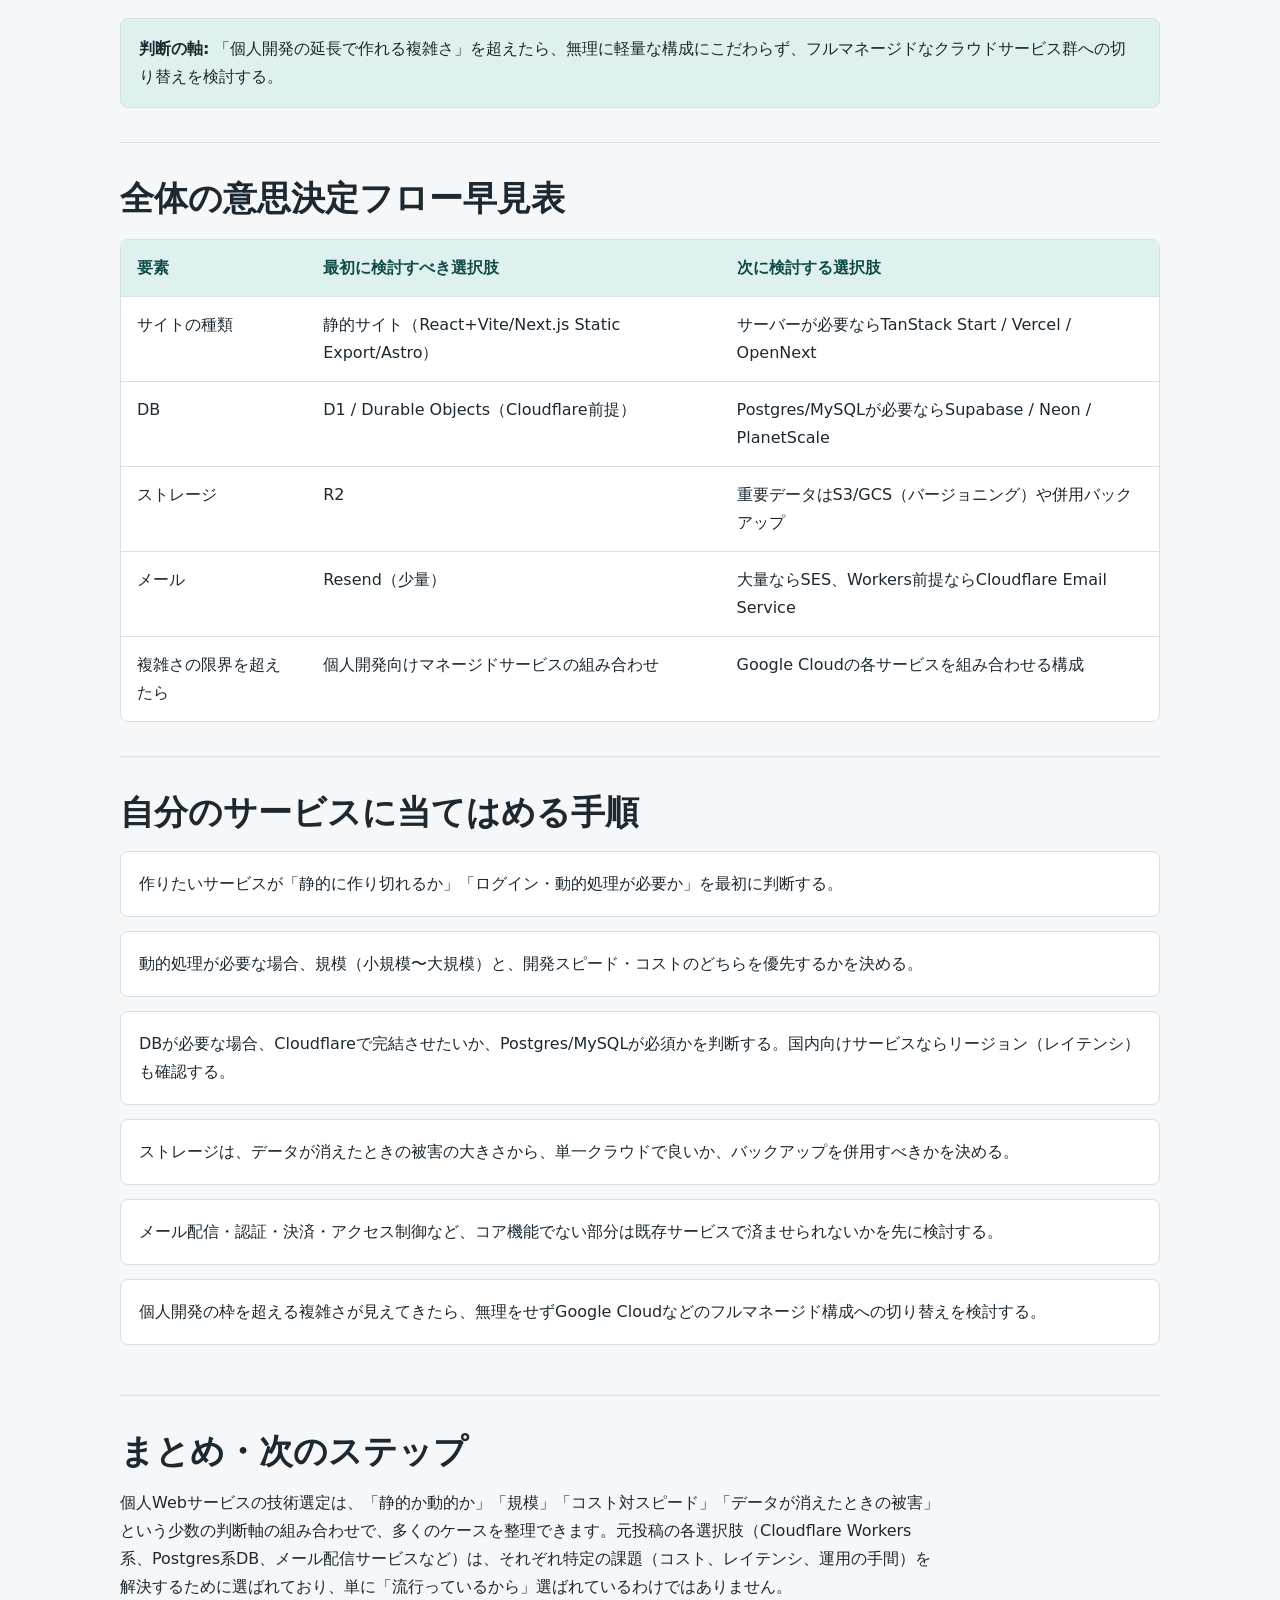
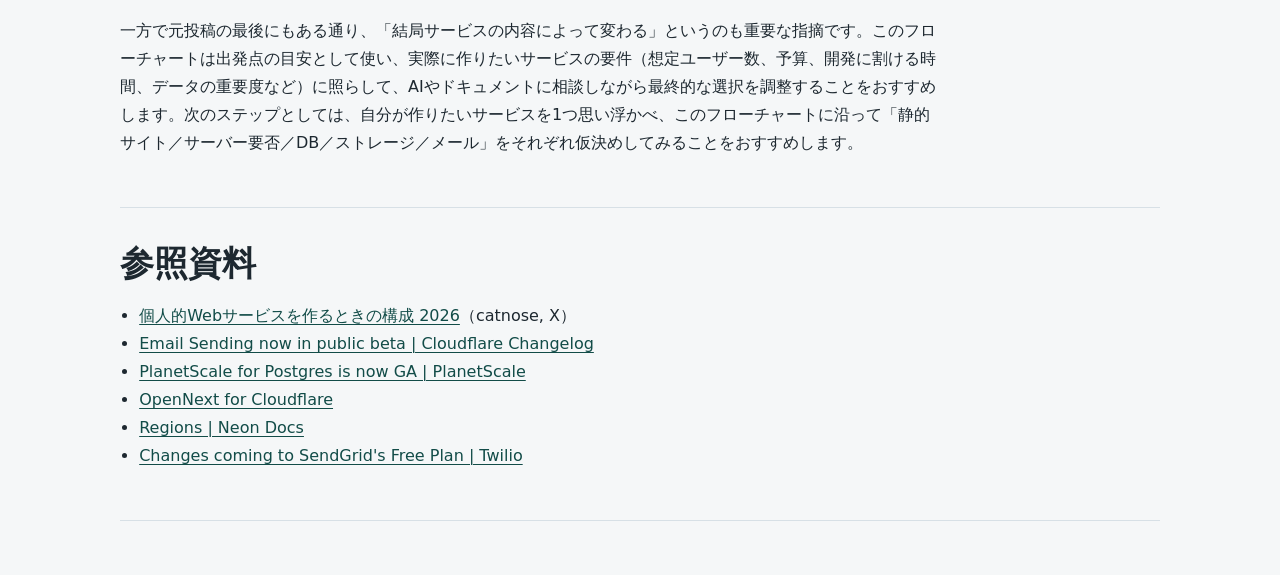
<file: docs/2026-07-27_personal-web-service-stack-2026/index.html>
<!doctype html>
<html lang="ja">
<head>
  <meta charset="utf-8">
  <meta name="viewport" content="width=device-width, initial-scale=1">
  <title>個人的Webサービスを作るときの構成 2026</title>
  <link rel="stylesheet" href="./styles.css">
</head>
<body>
  <header class="hero">
    <div class="wrap">
      <a class="back-link" href="../">教材一覧へ</a>
      <p class="eyebrow">Personal Development &amp; Hosting Stack</p>
      <h1>個人的Webサービスを作るときの構成 2026</h1>
      <p class="lead">個人開発でWebサービスを作るとき、静的サイトかサーバーが必要か、DB・ストレージ・メール配信・認証・決済をどう選ぶか。要件別の判断フローと、その背景にある「なぜその選択肢なのか」を整理する教材です。</p>
      <dl class="meta">
        <div>
          <dt>対象</dt>
          <dd>個人開発でWebサービスを作りたい、技術選定の考え方を知りたい方</dd>
        </div>
        <div>
          <dt>作成日</dt>
          <dd>2026-07-27</dd>
        </div>
        <div>
          <dt>元投稿</dt>
          <dd><a href="https://x.com/catnose99/status/2079777959167340607">個人的Webサービスを作るときの構成 2026（catnose, X）</a></dd>
        </div>
      </dl>
    </div>
  </header>

  <main class="wrap content">
    <section class="section" id="goals">
      <h2>この教材で学べること</h2>
      <div class="goal-grid">
        <article>
          <h3>要件別の技術選定フロー</h3>
          <p>静的サイト・サーバーあり・DB・ストレージ・メール配信それぞれの選び方の判断軸を学びます。</p>
        </article>
        <article>
          <h3>各選択肢が選ばれる理由</h3>
          <p>単なるツール名の暗記ではなく、コスト・規模・運用の手間という観点から「なぜその選択肢か」を理解します。</p>
        </article>
        <article>
          <h3>自分のサービスへの当てはめ方</h3>
          <p>このフローチャートを自分が作りたいサービスにどう適用するかの手順を扱います。</p>
        </article>
      </div>
    </section>

    <section class="section" id="prerequisites">
      <h2>前提知識の確認</h2>
      <ul class="check-list">
        <li>Webサービスにはフロントエンド・サーバー（バックエンド）・データベース・ストレージといった構成要素があることを知っている</li>
        <li>「静的サイト」と「サーバーが必要な動的サイト」の違いをおおまかにイメージできる</li>
        <li>AWS・Google Cloud・Cloudflareといったクラウドサービスの名前を聞いたことがある</li>
      </ul>
    </section>

    <section class="section" id="roadmap">
      <h2>学習ロードマップ</h2>
      <ol class="roadmap">
        <li>
          <span>Phase 1</span>
          <strong>静的に作れるサイトの選び方を理解する</strong>
          <p>1ページの簡単なページから、Astro・Next.js Static Export・簡単なAPIまでの選び方を確認します。</p>
        </li>
        <li>
          <span>Phase 2</span>
          <strong>サーバーが必要な場合の選び方を理解する</strong>
          <p>規模とコスト・スピードのトレードオフから、TanStack Start・Vercel・OpenNextの使い分けを確認します。</p>
        </li>
        <li>
          <span>Phase 3</span>
          <strong>DB・ストレージの選び方を理解する</strong>
          <p>Cloudflare系・Postgres系それぞれの選択肢と、コストとリスクのトレードオフを確認します。</p>
        </li>
        <li>
          <span>Phase 4</span>
          <strong>メール配信・認証・決済・アクセス制御を整理する</strong>
          <p>送信量に応じたメール配信サービスの選び方と、その他の実務的な要素を確認します。</p>
        </li>
        <li>
          <span>Phase 5</span>
          <strong>複雑な要件とAIへの相談という締めくくりを理解する</strong>
          <p>個人開発の範囲を超えるビジネス要件でのGoogle Cloud活用と、フローチャートの限界を確認します。</p>
        </li>
      </ol>
    </section>

    <section class="section concept" id="static-site">
      <p class="section-label">Concept 1</p>
      <h2>静的に作れるサイトの選び方</h2>
      <p>サーバー側の処理がほとんど要らないサービスは、静的サイトとしてCloudflareに置くのが基本方針です。複雑さのレベルによって選ぶツールが変わります。</p>
      <div class="table-wrap">
        <table>
          <thead>
            <tr>
              <th>要件</th>
              <th>選択肢</th>
              <th>選ぶ理由</th>
            </tr>
          </thead>
          <tbody>
            <tr>
              <td>1ページだけの簡単なページ</td>
              <td>htmlファイルを書いてCloudflareに置く</td>
              <td>フレームワークを導入する必要すらない、最小構成</td>
            </tr>
            <tr>
              <td>単純な静的ビルド</td>
              <td>React + Vite</td>
              <td>ビルド設定がシンプルで、素早く立ち上げられる</td>
            </tr>
            <tr>
              <td>ちょい複雑</td>
              <td>Next.jsでStatic Export</td>
              <td>ページ数が多い・ルーティングが複雑でも、サーバーなしでビルドし切れる</td>
            </tr>
            <tr>
              <td>記事っぽいコンテンツ中心</td>
              <td>Astro</td>
              <td>コンテンツ中心のサイトに特化しており、パフォーマンスが出しやすい</td>
            </tr>
            <tr>
              <td>ちょっとしたAPIが必要</td>
              <td>Cloudflare Workersにエンドポイントを生やす、またはHonoを使う</td>
              <td>静的サイトの構成を保ったまま、部分的にサーバー処理だけ追加できる</td>
            </tr>
          </tbody>
        </table>
      </div>
      <div class="example">
        <h3>具体例</h3>
        <p>個人のポートフォリオサイトであれば「Next.jsでStatic Export」で十分ですが、「お問い合わせフォームだけサーバー側で処理したい」という場合、サイト全体をサーバーが必要な構成に切り替える必要はなく、そのフォーム送信だけをCloudflare WorkersやHonoで作った小さなAPIエンドポイントに任せる、という部分的な使い方ができます。</p>
      </div>
      <div class="key-point">
        <strong>判断の軸:</strong> 「ページの複雑さ」と「サーバー処理がどれだけ必要か」を分けて考える。サーバー処理が一部だけなら、サイト全体を動的にする前に、Workers/Honoでの部分的なAPI追加を検討する。
      </div>
      <div class="quiz">
        <h3>理解チェック</h3>
        <p>個人ブログを作る場合、「単純なReact + Vite」ではなく「Astro」が候補に挙がる理由を、記事コンテンツ中心のサイトという特性から説明してください。</p>
      </div>
    </section>

    <section class="section concept" id="server-needed">
      <p class="section-label">Concept 2</p>
      <h2>サーバーが必要な場合の選び方</h2>
      <p>ログイン機能やリアルタイム性の高い処理など、静的ビルドだけでは対応できない場合は、サーバーが必要な構成を選びます。ここでは「規模」と「コスト対スピード」のトレードオフが判断軸になります。</p>
      <div class="table-wrap">
        <table>
          <thead>
            <tr>
              <th>要件</th>
              <th>選択肢</th>
              <th>選ぶ理由</th>
            </tr>
          </thead>
          <tbody>
            <tr>
              <td>小規模〜中規模</td>
              <td>TanStack Start on CF Workers</td>
              <td>Cloudflareの環境で完結し、コストを抑えつつサーバー機能を持てる</td>
            </tr>
            <tr>
              <td>中〜大規模。最短で出したい</td>
              <td>Next.js on Vercel</td>
              <td>Next.jsとVercelの組み合わせは情報・実績が豊富で、開発速度を優先できる</td>
            </tr>
            <tr>
              <td>中規模でコスト削減したい（苦しむ覚悟がある）</td>
              <td>OpenNext on CF Workers</td>
              <td>Next.jsの機能を保ちながらCloudflare Workers上で動かせるが、設定の複雑さを受け入れる必要がある</td>
            </tr>
          </tbody>
        </table>
      </div>
      <div class="example">
        <h3>具体例：OpenNextの位置づけ</h3>
        <p><code>@opennextjs/cloudflare</code>というアダプタは、Next.jsのビルド出力をCloudflare Workersで動く形式に変換します。Node.js互換フラグ（<code>nodejs_compat</code>）の有効化など、Vercelにそのままデプロイする場合と比べて設定項目が増えるため、「苦しむ覚悟がある」という注記がされているのは、コスト削減と引き換えに運用の複雑さを引き受ける必要があることを示しています。</p>
      </div>
      <div class="key-point">
        <strong>判断の軸:</strong> 「開発・運用に割ける時間」と「コスト」のどちらを優先するかで選択肢が変わる。最短で出したいならVercel、コストを抑えたいがCloudflareの流儀に慣れているならOpenNext、という整理になる。
      </div>
      <div class="quiz">
        <h3>理解チェック</h3>
        <p>「小規模〜中規模」ではTanStack Start on CF Workersが候補になるのに対し、「中規模でコスト削減したい」場合はOpenNextが候補になっています。この2つの違いは何によって生まれると考えられますか（フレームワークの選択とデプロイ環境の関係から考えてください）。</p>
      </div>
    </section>

    <section class="section concept" id="database">
      <p class="section-label">Concept 3</p>
      <h2>DBの選び方</h2>
      <p>データベースの選定では「Cloudflareで完結させたいか」「Postgres/MySQLが必要か」「コストをどこまでかけられるか」が主な判断軸です。</p>
      <div class="table-wrap">
        <table>
          <thead>
            <tr>
              <th>要件</th>
              <th>選択肢</th>
              <th>選ぶ理由</th>
            </tr>
          </thead>
          <tbody>
            <tr>
              <td>小〜中規模 & CF Workersを使う</td>
              <td>D1 / Durable Objects</td>
              <td>Cloudflareのエコシステム内で完結し、追加のインフラ管理が要らない</td>
            </tr>
            <tr>
              <td>Cloudflare以外で小〜中規模</td>
              <td>Turso</td>
              <td>SQLite系の軽量DBをマネージドで使え、Cloudflare以外の環境でも扱いやすい</td>
            </tr>
            <tr>
              <td>Postgresを使いたいが安くしたい</td>
              <td>国内向けならSupabase、それ以外ならNeon</td>
              <td>どちらもPostgres互換で低コストな選択肢。ただしNeonは2026年7月時点で東京リージョンがないため、国内向けサービスではレイテンシの観点でSupabaseが有利になりやすい</td>
            </tr>
            <tr>
              <td>Postgres or MySQLを使いたい & コストは許容できる</td>
              <td>PlanetScale</td>
              <td>2025年にPostgresサポートがGAになり、MySQL・Postgresどちらの互換性も選べる選択肢になった</td>
            </tr>
          </tbody>
        </table>
      </div>
      <div class="key-point">
        <strong>判断の軸:</strong> Cloudflare Workersを使う前提ならまずD1/Durable Objectsを検討し、Postgres/MySQLが必須になった時点でSupabase・Neon・PlanetScaleへ選択肢を広げる、という順序で考えると整理しやすい。国内向けサービスではリージョン（レイテンシ）も判断材料になる。
      </div>
      <div class="quiz">
        <h3>理解チェック</h3>
        <p>国内向けのサービスでNeonよりSupabaseが候補に挙がりやすい理由を、リージョンの観点から説明してください。</p>
      </div>
    </section>

    <section class="section concept" id="storage">
      <p class="section-label">Concept 4</p>
      <h2>ストレージの選び方</h2>
      <p>画像や添付ファイルなどのオブジェクトストレージは、「コスト」と「データが消えた場合の被害の大きさ」のバランスで選びます。</p>
      <div class="table-wrap">
        <table>
          <thead>
            <tr>
              <th>要件</th>
              <th>選択肢</th>
              <th>選ぶ理由</th>
            </tr>
          </thead>
          <tbody>
            <tr>
              <td>節約したい</td>
              <td>R2</td>
              <td>エグレス（転送）費用がかからず、コストを抑えやすい</td>
            </tr>
            <tr>
              <td>吹っ飛んだら詰む</td>
              <td>AWS S3 または GCS（バージョニング有効化）</td>
              <td>実績のあるマネージドストレージで、バージョニングを有効にすることで誤削除・上書きからも復旧できる</td>
            </tr>
            <tr>
              <td>節約したい & 吹っ飛んだら詰む</td>
              <td>R2 + 定期バックアップ（S3/GCSの最安ストレージクラス）</td>
              <td>普段の運用コストはR2で抑えつつ、バックアップ先を別クラウドの安価なストレージクラスに置くことで、片方の障害・誤操作にも備えられる</td>
            </tr>
          </tbody>
        </table>
      </div>
      <div class="key-point">
        <strong>判断の軸:</strong> 「壊れても許容できるデータか」を最初に問う。許容できないデータほど、単一のストレージ・単一のクラウドに依存しない構成（別クラウドへの定期バックアップ）を検討する。
      </div>
      <div class="quiz">
        <h3>理解チェック</h3>
        <p>「R2 + 定期バックアップ」という構成が、単に「R2だけ」や「S3だけ」と比べてどのようなリスクに備えられるようになっているか説明してください。</p>
      </div>
    </section>

    <section class="section concept" id="email">
      <p class="section-label">Concept 5</p>
      <h2>メール配信の選び方</h2>
      <p>メール配信サービスの選定は「送信量」と「既に使っているインフラ（Cloudflare Workersなど）」が主な判断軸です。</p>
      <div class="table-wrap">
        <table>
          <thead>
            <tr>
              <th>要件</th>
              <th>選択肢</th>
              <th>選ぶ理由</th>
            </tr>
          </thead>
          <tbody>
            <tr>
              <td>たくさん送る</td>
              <td>AWS SES</td>
              <td>導入はやや手間だが、大量送信時の単価が安い</td>
            </tr>
            <tr>
              <td>Cloudflare Workersを使っている</td>
              <td>Cloudflare Email Service</td>
              <td>Workersからネイティブなバインディング（<code>env.EMAIL.send()</code>）で送信でき、SPF/DKIM/DMARCも自動設定される。2026年4月にEmail Sending機能がパブリックベータ化された新しい選択肢</td>
            </tr>
            <tr>
              <td>あんまり送らない</td>
              <td>Resend</td>
              <td>少量の送信であれば、シンプルに導入・運用できる</td>
            </tr>
          </tbody>
        </table>
      </div>
      <div class="example">
        <h3>SendGridが候補から外れた理由</h3>
        <p>Twilio SendGridは2025年5月27日から無料プランの提供終了を開始し、同年7月26日に完全終了しました。新規アカウントは60日間のトライアル後、有料プラン（月額19.95ドル〜）のみとなっています。個人開発の少量送信用途では、無料プランがなくなったことで相対的な魅力が下がり、Resendなど他の選択肢に置き換わったという経緯です。</p>
      </div>
      <div class="key-point">
        <strong>判断の軸:</strong> 送信量が増えるほど単価の安さ（SES）が重要になり、送信量が少ないうちは導入の手軽さ（Resend、あるいはWorkersを使っているならCloudflare Email Service）を優先する。
      </div>
      <div class="quiz">
        <h3>理解チェック</h3>
        <p>すでにCloudflare Workersでサービスを構築している場合、Resendではなく Cloudflare Email Service を検討するメリットは何だと考えられますか（認証情報の管理という観点から考えてください）。</p>
      </div>
    </section>

    <section class="section concept" id="others">
      <p class="section-label">Concept 6</p>
      <h2>決済・認証・リアルタイム同期・限定公開</h2>
      <p>個人開発でよく必要になるその他の要素についても、定番の選択肢と検討の順序が示されています。</p>
      <div class="table-wrap">
        <table>
          <thead>
            <tr>
              <th>要件</th>
              <th>選択肢</th>
              <th>選ぶ理由</th>
            </tr>
          </thead>
          <tbody>
            <tr>
              <td>決済</td>
              <td>Stripe</td>
              <td>個人開発における決済の事実上の標準で、実績・ドキュメントが豊富</td>
            </tr>
            <tr>
              <td>認証</td>
              <td>BetterAuthを検討し、要件が合わなければ何かサービスを使う</td>
              <td>まず自前でコントロールしやすいライブラリを検討し、要件（ソーシャルログインの種類、規模など）に合わなければ認証専業サービスに切り替える、という順序</td>
            </tr>
            <tr>
              <td>リアルタイム同期したい</td>
              <td>Cloudflare WorkersのDurable Objects</td>
              <td>状態を持つWorkerとして、複数クライアント間のリアルタイム同期を実現できる</td>
            </tr>
            <tr>
              <td>一部の人にだけ公開したい</td>
              <td>Cloudflare Zero Trust</td>
              <td>アプリ側に認証機能を作り込まなくても、アクセス制御をインフラ側で完結できる</td>
            </tr>
          </tbody>
        </table>
      </div>
      <div class="key-point">
        <strong>判断の軸:</strong> 「アプリのコア機能ではない部分（認証・アクセス制御）」は、まず既存サービス・インフラ機能で済ませられないかを先に検討し、自前実装は最後の手段にする。
      </div>
    </section>

    <section class="section concept" id="gcp-complex">
      <p class="section-label">Concept 7</p>
      <h2>ビジネス要件が複雑な場合：Google Cloudの組み合わせ</h2>
      <p>個人開発の枠を超えて、ビジネス的な要件（複雑な業務ロジック、非同期処理、スケジュール実行など）が絡む場合は、単一のマネージドサービスの組み合わせではなく、Google Cloudの各サービスを組み合わせる方針が示されています。</p>
      <div class="example">
        <h3>具体例</h3>
        <p>Cloud Run（コンテナ実行）、Cloud SQL（リレーショナルDB）、Memorystore（キャッシュ）、Cloud Tasks（非同期タスクキュー）、Cloud Scheduler（定期実行）、Cloud Storage（オブジェクトストレージ）といった要素を組み合わせることで、個人開発向けの軽量な構成では対応しきれない、複雑な業務要件（例: 複数の非同期処理が絡む業務システム）に対応できます。</p>
      </div>
      <div class="key-point">
        <strong>判断の軸:</strong> 「個人開発の延長で作れる複雑さ」を超えたら、無理に軽量な構成にこだわらず、フルマネージドなクラウドサービス群への切り替えを検討する。
      </div>
    </section>

    <section class="section" id="comparison">
      <h2>全体の意思決定フロー早見表</h2>
      <div class="table-wrap">
        <table>
          <thead>
            <tr>
              <th>要素</th>
              <th>最初に検討すべき選択肢</th>
              <th>次に検討する選択肢</th>
            </tr>
          </thead>
          <tbody>
            <tr>
              <td>サイトの種類</td>
              <td>静的サイト（React+Vite/Next.js Static Export/Astro）</td>
              <td>サーバーが必要ならTanStack Start / Vercel / OpenNext</td>
            </tr>
            <tr>
              <td>DB</td>
              <td>D1 / Durable Objects（Cloudflare前提）</td>
              <td>Postgres/MySQLが必要ならSupabase / Neon / PlanetScale</td>
            </tr>
            <tr>
              <td>ストレージ</td>
              <td>R2</td>
              <td>重要データはS3/GCS（バージョニング）や併用バックアップ</td>
            </tr>
            <tr>
              <td>メール</td>
              <td>Resend（少量）</td>
              <td>大量ならSES、Workers前提ならCloudflare Email Service</td>
            </tr>
            <tr>
              <td>複雑さの限界を超えたら</td>
              <td>個人開発向けマネージドサービスの組み合わせ</td>
              <td>Google Cloudの各サービスを組み合わせる構成</td>
            </tr>
          </tbody>
        </table>
      </div>
    </section>

    <section class="section" id="decision">
      <h2>自分のサービスに当てはめる手順</h2>
      <ol class="steps">
        <li>作りたいサービスが「静的に作り切れるか」「ログイン・動的処理が必要か」を最初に判断する。</li>
        <li>動的処理が必要な場合、規模（小規模〜大規模）と、開発スピード・コストのどちらを優先するかを決める。</li>
        <li>DBが必要な場合、Cloudflareで完結させたいか、Postgres/MySQLが必須かを判断する。国内向けサービスならリージョン（レイテンシ）も確認する。</li>
        <li>ストレージは、データが消えたときの被害の大きさから、単一クラウドで良いか、バックアップを併用すべきかを決める。</li>
        <li>メール配信・認証・決済・アクセス制御など、コア機能でない部分は既存サービスで済ませられないかを先に検討する。</li>
        <li>個人開発の枠を超える複雑さが見えてきたら、無理をせずGoogle Cloudなどのフルマネージド構成への切り替えを検討する。</li>
      </ol>
    </section>

    <section class="section" id="summary">
      <h2>まとめ・次のステップ</h2>
      <p>個人Webサービスの技術選定は、「静的か動的か」「規模」「コスト対スピード」「データが消えたときの被害」という少数の判断軸の組み合わせで、多くのケースを整理できます。元投稿の各選択肢（Cloudflare Workers系、Postgres系DB、メール配信サービスなど）は、それぞれ特定の課題（コスト、レイテンシ、運用の手間）を解決するために選ばれており、単に「流行っているから」選ばれているわけではありません。</p>
      <p>一方で元投稿の最後にもある通り、「結局サービスの内容によって変わる」というのも重要な指摘です。このフローチャートは出発点の目安として使い、実際に作りたいサービスの要件（想定ユーザー数、予算、開発に割ける時間、データの重要度など）に照らして、AIやドキュメントに相談しながら最終的な選択を調整することをおすすめします。次のステップとしては、自分が作りたいサービスを1つ思い浮かべ、このフローチャートに沿って「静的サイト／サーバー要否／DB／ストレージ／メール」をそれぞれ仮決めしてみることをおすすめします。</p>
    </section>

    <section class="section references" id="references">
      <h2>参照資料</h2>
      <ul>
        <li><a href="https://x.com/catnose99/status/2079777959167340607">個人的Webサービスを作るときの構成 2026</a>（catnose, X）</li>
        <li><a href="https://developers.cloudflare.com/changelog/post/2026-04-16-email-sending-public-beta/">Email Sending now in public beta | Cloudflare Changelog</a></li>
        <li><a href="https://planetscale.com/blog/planetscale-for-postgres-is-generally-available">PlanetScale for Postgres is now GA | PlanetScale</a></li>
        <li><a href="https://opennext.js.org/cloudflare">OpenNext for Cloudflare</a></li>
        <li><a href="https://neon.com/docs/introduction/regions">Regions | Neon Docs</a></li>
        <li><a href="https://www.twilio.com/en-us/changelog/sendgrid-free-plan">Changes coming to SendGrid's Free Plan | Twilio</a></li>
      </ul>
    </section>
  </main>
</body>
</html>
</file>
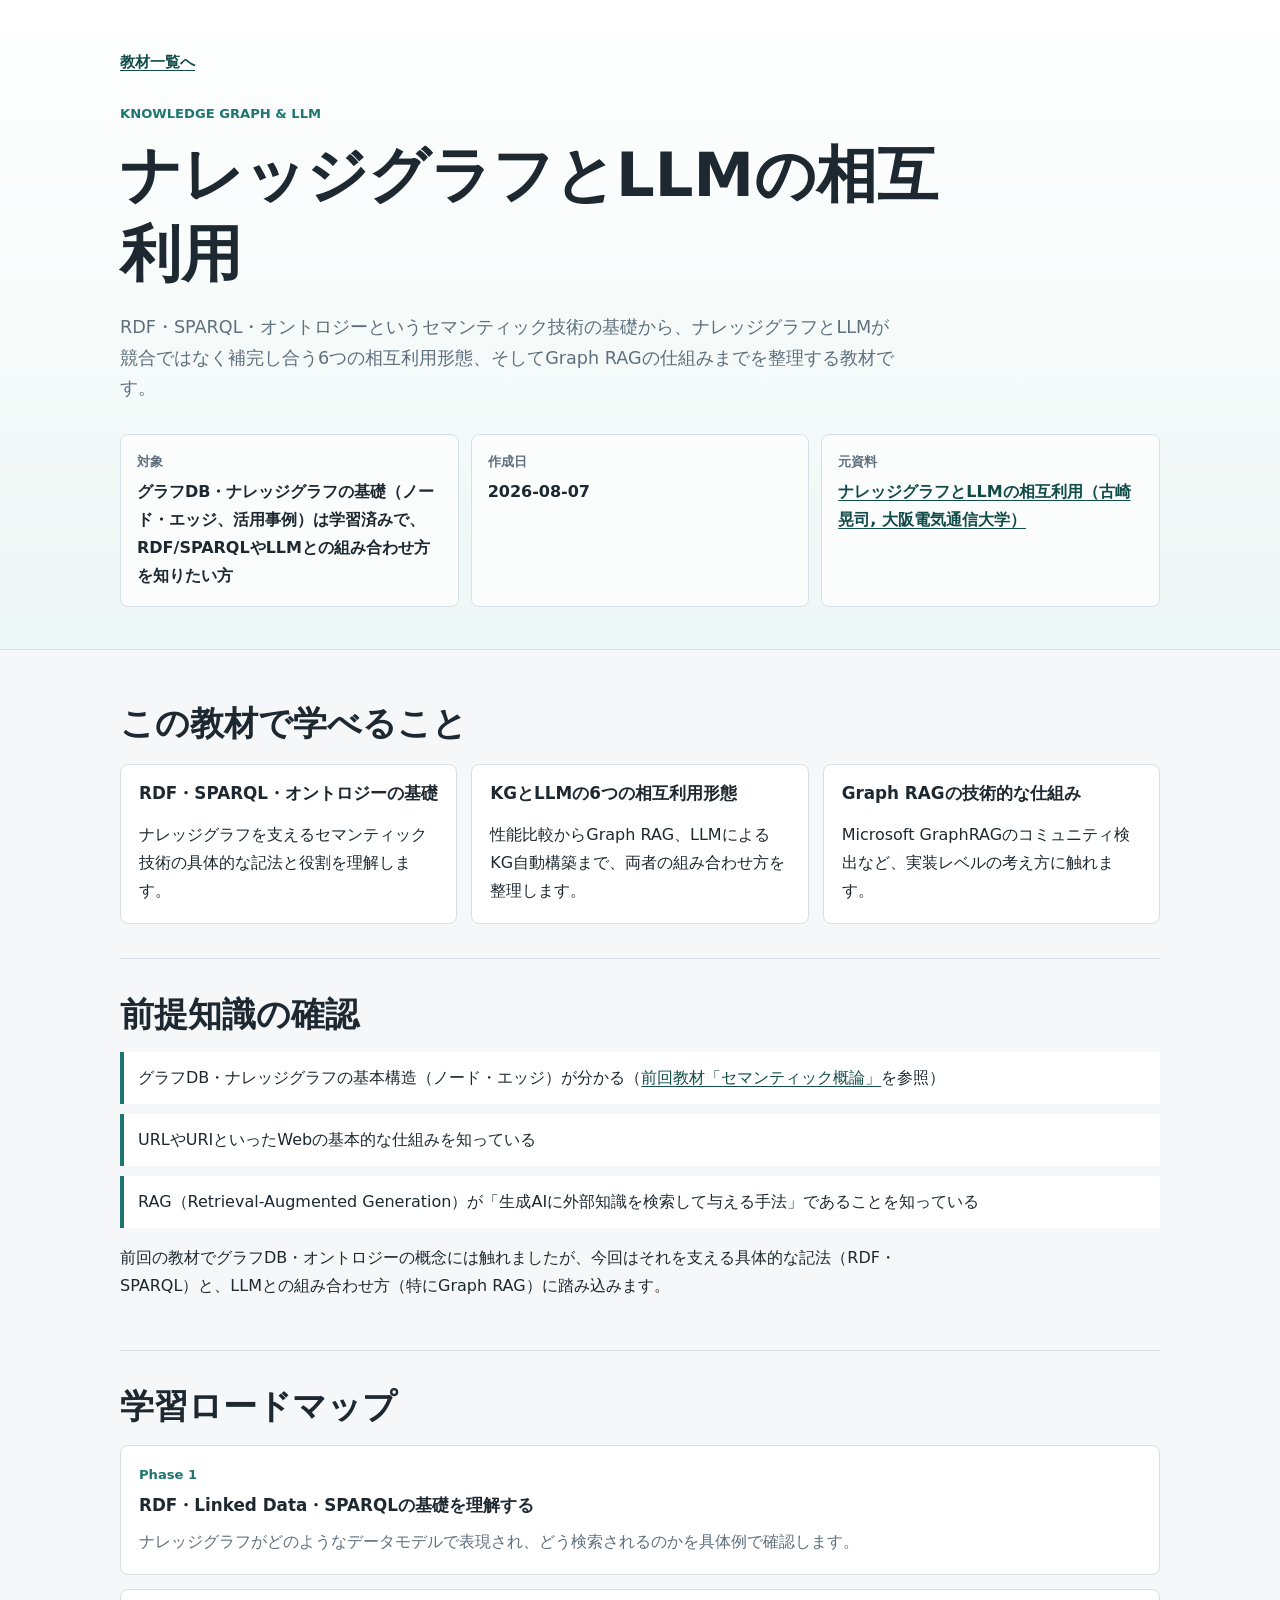
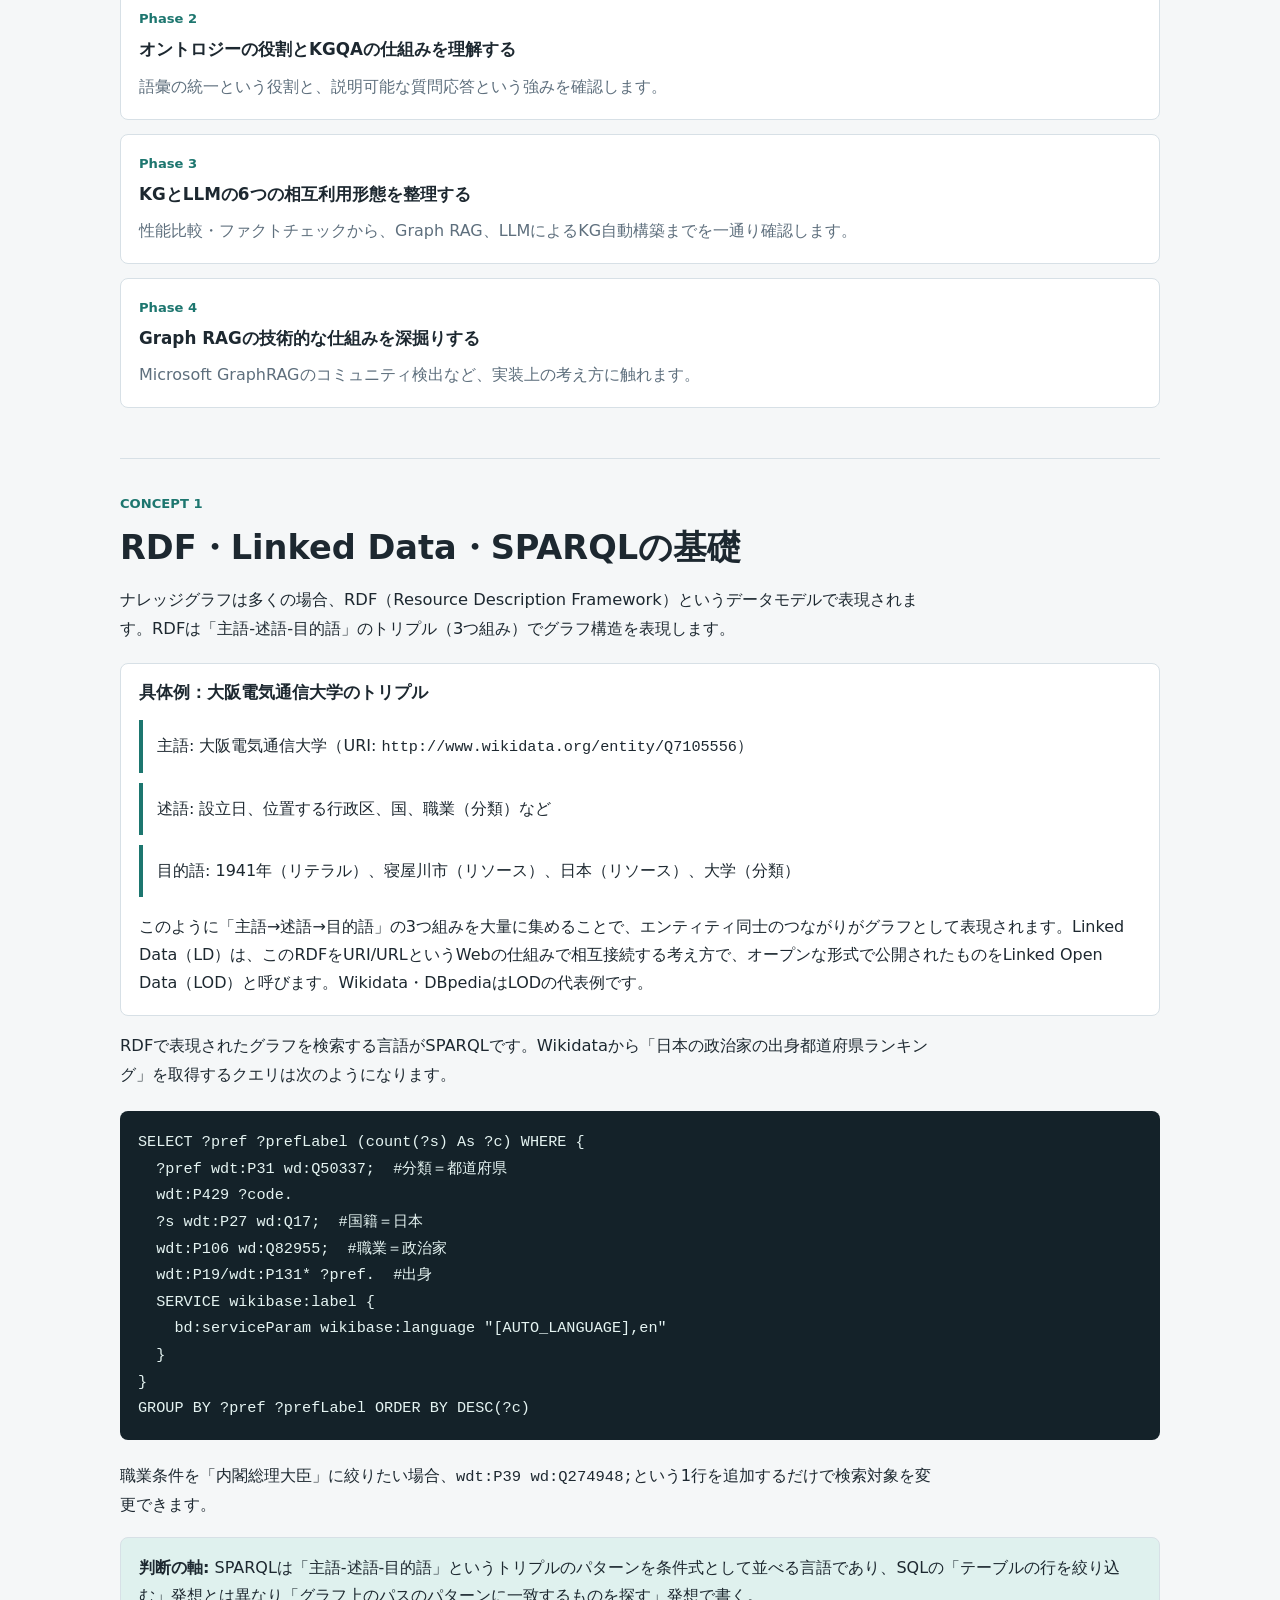
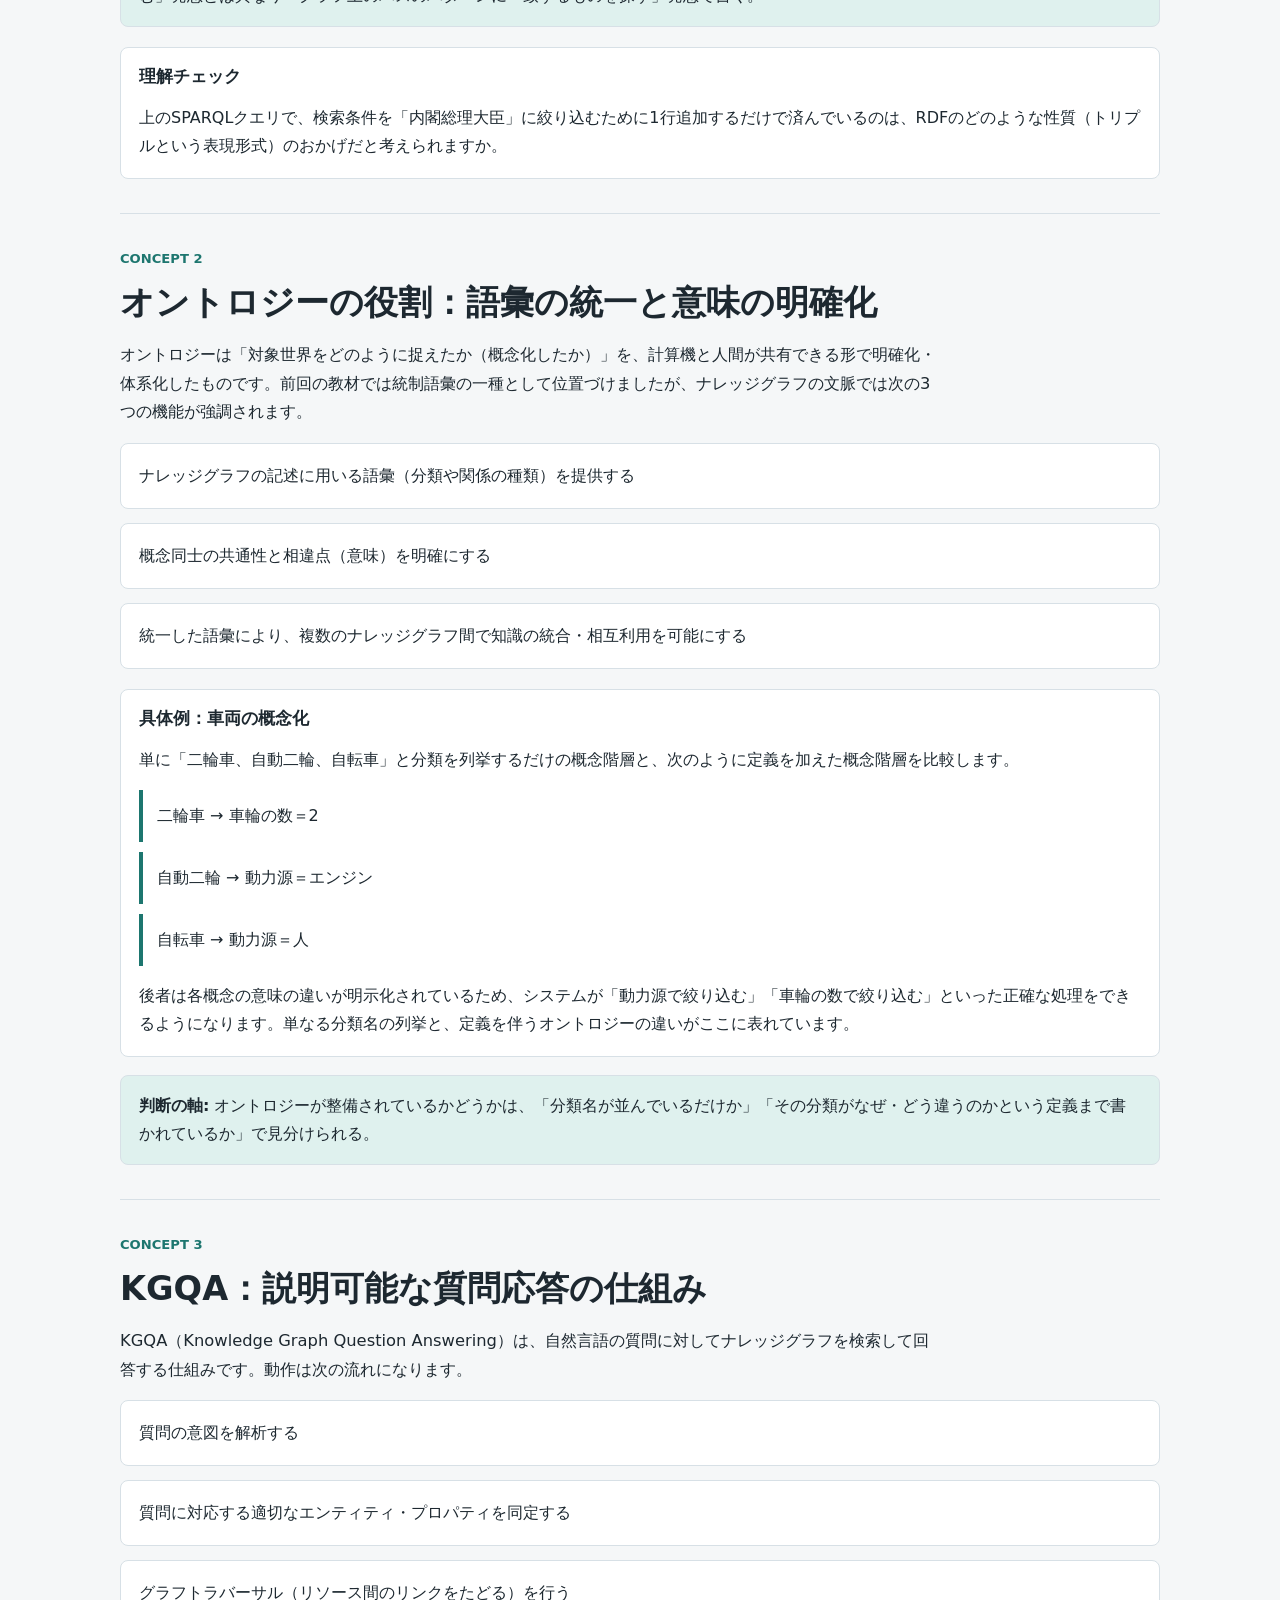
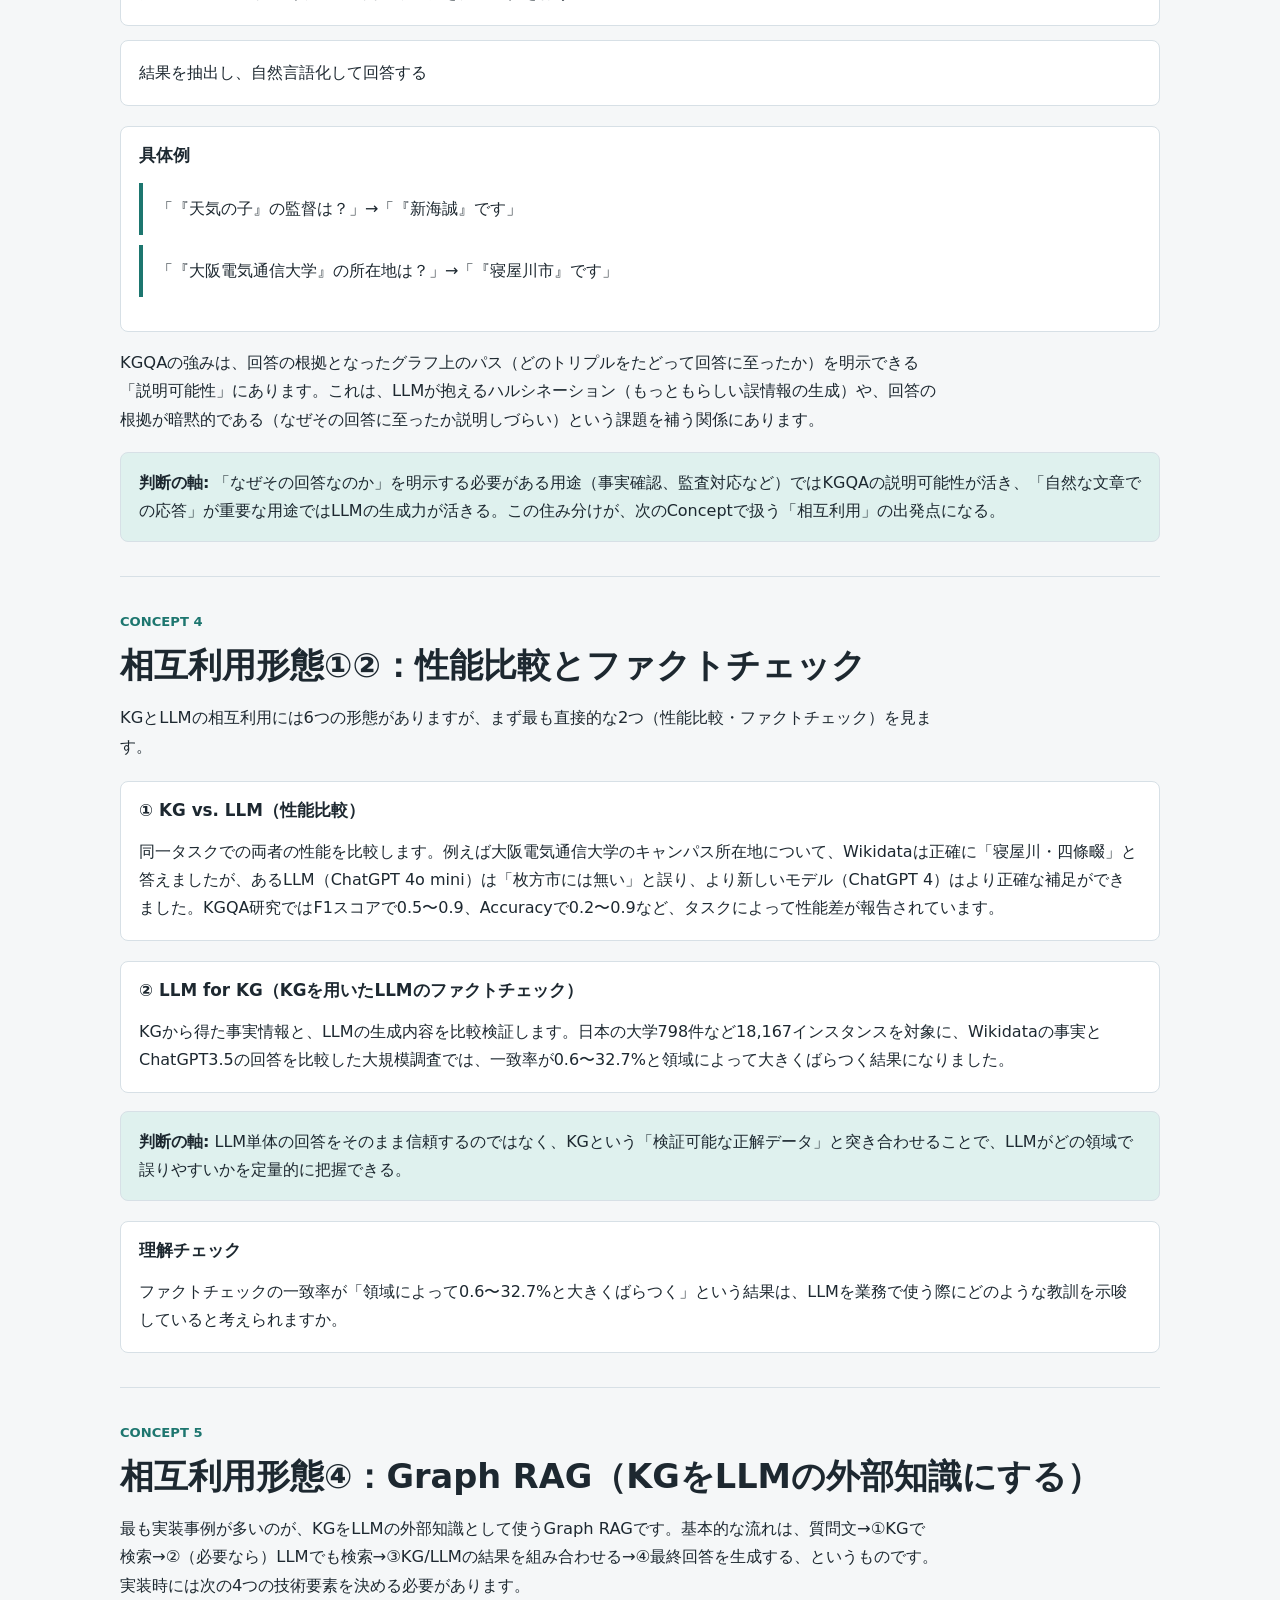
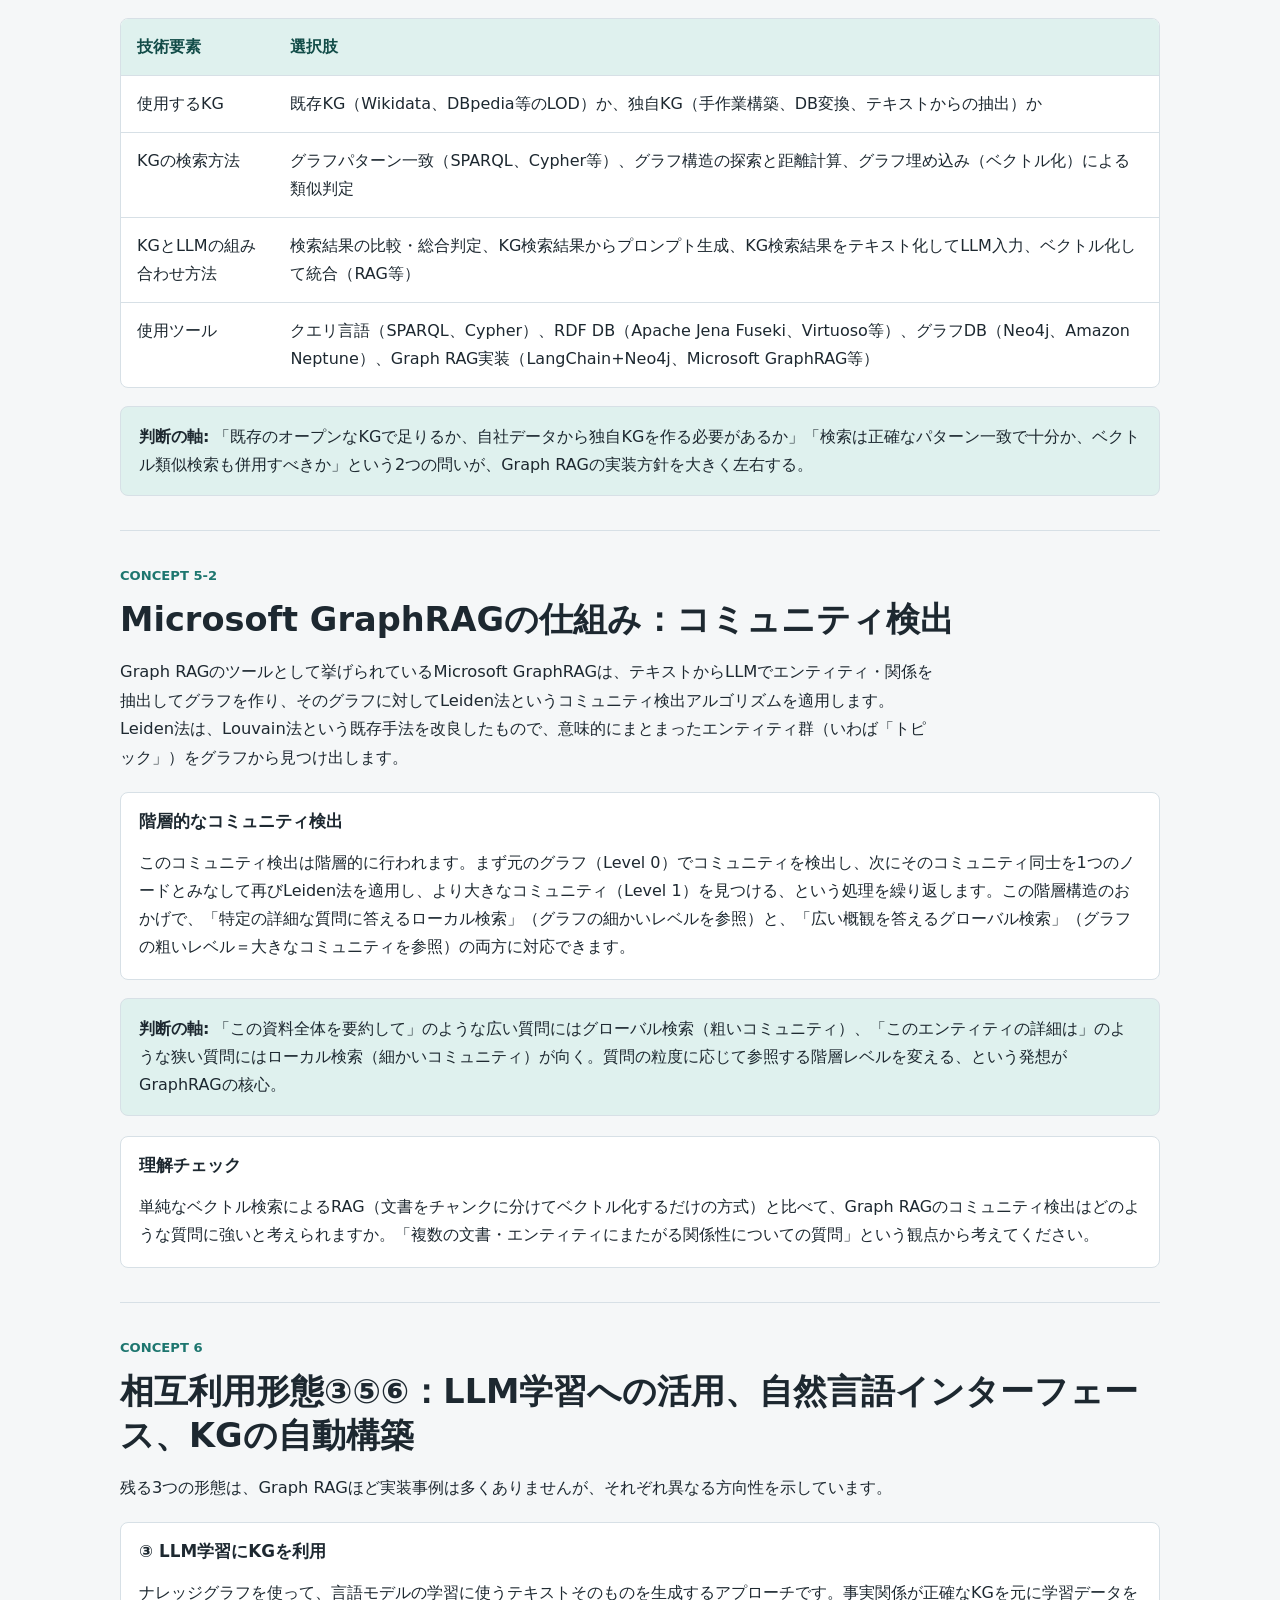
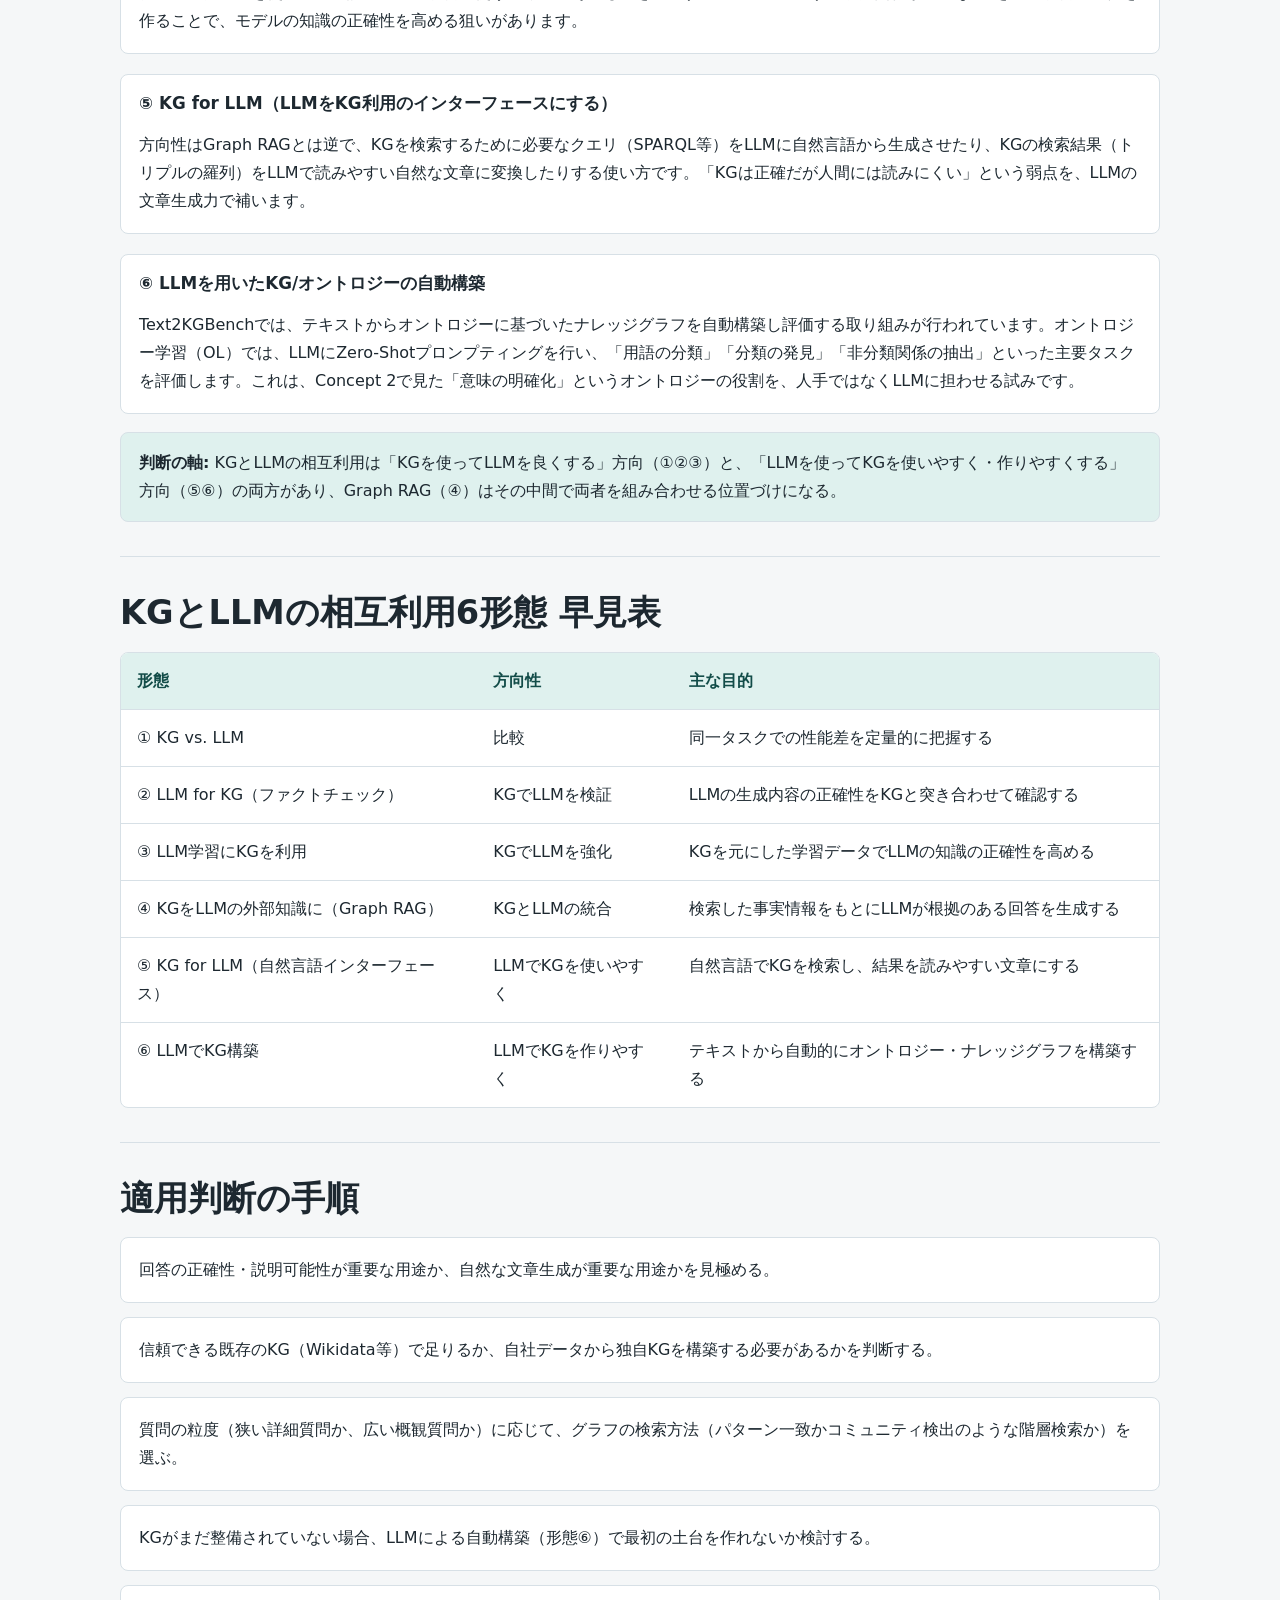
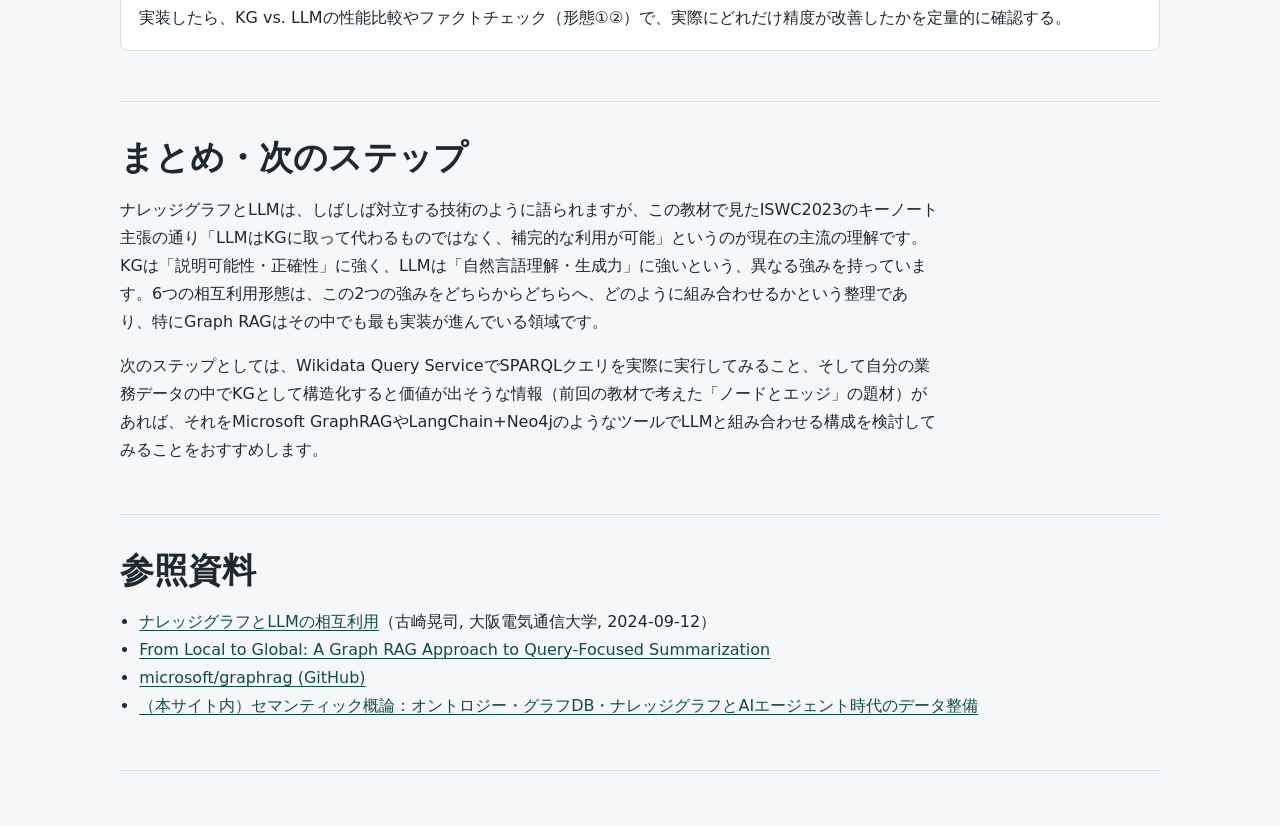
<file: docs/2026-08-07_knowledge-graph-llm-interplay/index.html>
<!doctype html>
<html lang="ja">
<head>
  <meta charset="utf-8">
  <meta name="viewport" content="width=device-width, initial-scale=1">
  <title>ナレッジグラフとLLMの相互利用</title>
  <link rel="stylesheet" href="./styles.css">
</head>
<body>
  <header class="hero">
    <div class="wrap">
      <a class="back-link" href="../">教材一覧へ</a>
      <p class="eyebrow">Knowledge Graph &amp; LLM</p>
      <h1>ナレッジグラフとLLMの相互利用</h1>
      <p class="lead">RDF・SPARQL・オントロジーというセマンティック技術の基礎から、ナレッジグラフとLLMが競合ではなく補完し合う6つの相互利用形態、そしてGraph RAGの仕組みまでを整理する教材です。</p>
      <dl class="meta">
        <div>
          <dt>対象</dt>
          <dd>グラフDB・ナレッジグラフの基礎（ノード・エッジ、活用事例）は学習済みで、RDF/SPARQLやLLMとの組み合わせ方を知りたい方</dd>
        </div>
        <div>
          <dt>作成日</dt>
          <dd>2026-08-07</dd>
        </div>
        <div>
          <dt>元資料</dt>
          <dd><a href="https://speakerdeck.com/koujikozaki/naretuzigurahutollmnoxiang-hu-li-yong">ナレッジグラフとLLMの相互利用（古崎晃司, 大阪電気通信大学）</a></dd>
        </div>
      </dl>
    </div>
  </header>

  <main class="wrap content">
    <section class="section" id="goals">
      <h2>この教材で学べること</h2>
      <div class="goal-grid">
        <article>
          <h3>RDF・SPARQL・オントロジーの基礎</h3>
          <p>ナレッジグラフを支えるセマンティック技術の具体的な記法と役割を理解します。</p>
        </article>
        <article>
          <h3>KGとLLMの6つの相互利用形態</h3>
          <p>性能比較からGraph RAG、LLMによるKG自動構築まで、両者の組み合わせ方を整理します。</p>
        </article>
        <article>
          <h3>Graph RAGの技術的な仕組み</h3>
          <p>Microsoft GraphRAGのコミュニティ検出など、実装レベルの考え方に触れます。</p>
        </article>
      </div>
    </section>

    <section class="section" id="prerequisites">
      <h2>前提知識の確認</h2>
      <ul class="check-list">
        <li>グラフDB・ナレッジグラフの基本構造（ノード・エッジ）が分かる（<a href="../2026-07-21_semantic-ontology-knowledge-graph/">前回教材「セマンティック概論」</a>を参照）</li>
        <li>URLやURIといったWebの基本的な仕組みを知っている</li>
        <li>RAG（Retrieval-Augmented Generation）が「生成AIに外部知識を検索して与える手法」であることを知っている</li>
      </ul>
      <p>前回の教材でグラフDB・オントロジーの概念には触れましたが、今回はそれを支える具体的な記法（RDF・SPARQL）と、LLMとの組み合わせ方（特にGraph RAG）に踏み込みます。</p>
    </section>

    <section class="section" id="roadmap">
      <h2>学習ロードマップ</h2>
      <ol class="roadmap">
        <li>
          <span>Phase 1</span>
          <strong>RDF・Linked Data・SPARQLの基礎を理解する</strong>
          <p>ナレッジグラフがどのようなデータモデルで表現され、どう検索されるのかを具体例で確認します。</p>
        </li>
        <li>
          <span>Phase 2</span>
          <strong>オントロジーの役割とKGQAの仕組みを理解する</strong>
          <p>語彙の統一という役割と、説明可能な質問応答という強みを確認します。</p>
        </li>
        <li>
          <span>Phase 3</span>
          <strong>KGとLLMの6つの相互利用形態を整理する</strong>
          <p>性能比較・ファクトチェックから、Graph RAG、LLMによるKG自動構築までを一通り確認します。</p>
        </li>
        <li>
          <span>Phase 4</span>
          <strong>Graph RAGの技術的な仕組みを深掘りする</strong>
          <p>Microsoft GraphRAGのコミュニティ検出など、実装上の考え方に触れます。</p>
        </li>
      </ol>
    </section>

    <section class="section concept" id="rdf-sparql">
      <p class="section-label">Concept 1</p>
      <h2>RDF・Linked Data・SPARQLの基礎</h2>
      <p>ナレッジグラフは多くの場合、RDF（Resource Description Framework）というデータモデルで表現されます。RDFは「主語-述語-目的語」のトリプル（3つ組み）でグラフ構造を表現します。</p>
      <div class="example">
        <h3>具体例：大阪電気通信大学のトリプル</h3>
        <ul class="check-list">
          <li>主語: 大阪電気通信大学（URI: <code>http://www.wikidata.org/entity/Q7105556</code>）</li>
          <li>述語: 設立日、位置する行政区、国、職業（分類）など</li>
          <li>目的語: 1941年（リテラル）、寝屋川市（リソース）、日本（リソース）、大学（分類）</li>
        </ul>
        <p>このように「主語→述語→目的語」の3つ組みを大量に集めることで、エンティティ同士のつながりがグラフとして表現されます。Linked Data（LD）は、このRDFをURI/URLというWebの仕組みで相互接続する考え方で、オープンな形式で公開されたものをLinked Open Data（LOD）と呼びます。Wikidata・DBpediaはLODの代表例です。</p>
      </div>
      <p>RDFで表現されたグラフを検索する言語がSPARQLです。Wikidataから「日本の政治家の出身都道府県ランキング」を取得するクエリは次のようになります。</p>
      <pre><code>SELECT ?pref ?prefLabel (count(?s) As ?c) WHERE {
  ?pref wdt:P31 wd:Q50337;  #分類＝都道府県
  wdt:P429 ?code.
  ?s wdt:P27 wd:Q17;  #国籍＝日本
  wdt:P106 wd:Q82955;  #職業＝政治家
  wdt:P19/wdt:P131* ?pref.  #出身
  SERVICE wikibase:label {
    bd:serviceParam wikibase:language "[AUTO_LANGUAGE],en"
  }
}
GROUP BY ?pref ?prefLabel ORDER BY DESC(?c)</code></pre>
      <p>職業条件を「内閣総理大臣」に絞りたい場合、<code>wdt:P39 wd:Q274948;</code>という1行を追加するだけで検索対象を変更できます。</p>
      <div class="key-point">
        <strong>判断の軸:</strong> SPARQLは「主語-述語-目的語」というトリプルのパターンを条件式として並べる言語であり、SQLの「テーブルの行を絞り込む」発想とは異なり「グラフ上のパスのパターンに一致するものを探す」発想で書く。
      </div>
      <div class="quiz">
        <h3>理解チェック</h3>
        <p>上のSPARQLクエリで、検索条件を「内閣総理大臣」に絞り込むために1行追加するだけで済んでいるのは、RDFのどのような性質（トリプルという表現形式）のおかげだと考えられますか。</p>
      </div>
    </section>

    <section class="section concept" id="ontology-role">
      <p class="section-label">Concept 2</p>
      <h2>オントロジーの役割：語彙の統一と意味の明確化</h2>
      <p>オントロジーは「対象世界をどのように捉えたか（概念化したか）」を、計算機と人間が共有できる形で明確化・体系化したものです。前回の教材では統制語彙の一種として位置づけましたが、ナレッジグラフの文脈では次の3つの機能が強調されます。</p>
      <ol class="steps">
        <li>ナレッジグラフの記述に用いる語彙（分類や関係の種類）を提供する</li>
        <li>概念同士の共通性と相違点（意味）を明確にする</li>
        <li>統一した語彙により、複数のナレッジグラフ間で知識の統合・相互利用を可能にする</li>
      </ol>
      <div class="example">
        <h3>具体例：車両の概念化</h3>
        <p>単に「二輪車、自動二輪、自転車」と分類を列挙するだけの概念階層と、次のように定義を加えた概念階層を比較します。</p>
        <ul class="check-list">
          <li>二輪車 → 車輪の数＝2</li>
          <li>自動二輪 → 動力源＝エンジン</li>
          <li>自転車 → 動力源＝人</li>
        </ul>
        <p>後者は各概念の意味の違いが明示化されているため、システムが「動力源で絞り込む」「車輪の数で絞り込む」といった正確な処理をできるようになります。単なる分類名の列挙と、定義を伴うオントロジーの違いがここに表れています。</p>
      </div>
      <div class="key-point">
        <strong>判断の軸:</strong> オントロジーが整備されているかどうかは、「分類名が並んでいるだけか」「その分類がなぜ・どう違うのかという定義まで書かれているか」で見分けられる。
      </div>
    </section>

    <section class="section concept" id="kgqa">
      <p class="section-label">Concept 3</p>
      <h2>KGQA：説明可能な質問応答の仕組み</h2>
      <p>KGQA（Knowledge Graph Question Answering）は、自然言語の質問に対してナレッジグラフを検索して回答する仕組みです。動作は次の流れになります。</p>
      <ol class="steps">
        <li>質問の意図を解析する</li>
        <li>質問に対応する適切なエンティティ・プロパティを同定する</li>
        <li>グラフトラバーサル（リソース間のリンクをたどる）を行う</li>
        <li>結果を抽出し、自然言語化して回答する</li>
      </ol>
      <div class="example">
        <h3>具体例</h3>
        <ul class="check-list">
          <li>「『天気の子』の監督は？」→「『新海誠』です」</li>
          <li>「『大阪電気通信大学』の所在地は？」→「『寝屋川市』です」</li>
        </ul>
      </div>
      <p>KGQAの強みは、回答の根拠となったグラフ上のパス（どのトリプルをたどって回答に至ったか）を明示できる「説明可能性」にあります。これは、LLMが抱えるハルシネーション（もっともらしい誤情報の生成）や、回答の根拠が暗黙的である（なぜその回答に至ったか説明しづらい）という課題を補う関係にあります。</p>
      <div class="key-point">
        <strong>判断の軸:</strong> 「なぜその回答なのか」を明示する必要がある用途（事実確認、監査対応など）ではKGQAの説明可能性が活き、「自然な文章での応答」が重要な用途ではLLMの生成力が活きる。この住み分けが、次のConceptで扱う「相互利用」の出発点になる。
      </div>
    </section>

    <section class="section concept" id="kg-vs-llm">
      <p class="section-label">Concept 4</p>
      <h2>相互利用形態①②：性能比較とファクトチェック</h2>
      <p>KGとLLMの相互利用には6つの形態がありますが、まず最も直接的な2つ（性能比較・ファクトチェック）を見ます。</p>
      <div class="example">
        <h3>① KG vs. LLM（性能比較）</h3>
        <p>同一タスクでの両者の性能を比較します。例えば大阪電気通信大学のキャンパス所在地について、Wikidataは正確に「寝屋川・四條畷」と答えましたが、あるLLM（ChatGPT 4o mini）は「枚方市には無い」と誤り、より新しいモデル（ChatGPT 4）はより正確な補足ができました。KGQA研究ではF1スコアで0.5〜0.9、Accuracyで0.2〜0.9など、タスクによって性能差が報告されています。</p>
      </div>
      <div class="example">
        <h3>② LLM for KG（KGを用いたLLMのファクトチェック）</h3>
        <p>KGから得た事実情報と、LLMの生成内容を比較検証します。日本の大学798件など18,167インスタンスを対象に、Wikidataの事実とChatGPT3.5の回答を比較した大規模調査では、一致率が0.6〜32.7%と領域によって大きくばらつく結果になりました。</p>
      </div>
      <div class="key-point">
        <strong>判断の軸:</strong> LLM単体の回答をそのまま信頼するのではなく、KGという「検証可能な正解データ」と突き合わせることで、LLMがどの領域で誤りやすいかを定量的に把握できる。
      </div>
      <div class="quiz">
        <h3>理解チェック</h3>
        <p>ファクトチェックの一致率が「領域によって0.6〜32.7%と大きくばらつく」という結果は、LLMを業務で使う際にどのような教訓を示唆していると考えられますか。</p>
      </div>
    </section>

    <section class="section concept" id="graph-rag">
      <p class="section-label">Concept 5</p>
      <h2>相互利用形態④：Graph RAG（KGをLLMの外部知識にする）</h2>
      <p>最も実装事例が多いのが、KGをLLMの外部知識として使うGraph RAGです。基本的な流れは、質問文→①KGで検索→②（必要なら）LLMでも検索→③KG/LLMの結果を組み合わせる→④最終回答を生成する、というものです。実装時には次の4つの技術要素を決める必要があります。</p>
      <div class="table-wrap">
        <table>
          <thead>
            <tr>
              <th>技術要素</th>
              <th>選択肢</th>
            </tr>
          </thead>
          <tbody>
            <tr>
              <td>使用するKG</td>
              <td>既存KG（Wikidata、DBpedia等のLOD）か、独自KG（手作業構築、DB変換、テキストからの抽出）か</td>
            </tr>
            <tr>
              <td>KGの検索方法</td>
              <td>グラフパターン一致（SPARQL、Cypher等）、グラフ構造の探索と距離計算、グラフ埋め込み（ベクトル化）による類似判定</td>
            </tr>
            <tr>
              <td>KGとLLMの組み合わせ方法</td>
              <td>検索結果の比較・総合判定、KG検索結果からプロンプト生成、KG検索結果をテキスト化してLLM入力、ベクトル化して統合（RAG等）</td>
            </tr>
            <tr>
              <td>使用ツール</td>
              <td>クエリ言語（SPARQL、Cypher）、RDF DB（Apache Jena Fuseki、Virtuoso等）、グラフDB（Neo4j、Amazon Neptune）、Graph RAG実装（LangChain+Neo4j、Microsoft GraphRAG等）</td>
            </tr>
          </tbody>
        </table>
      </div>
      <div class="key-point">
        <strong>判断の軸:</strong> 「既存のオープンなKGで足りるか、自社データから独自KGを作る必要があるか」「検索は正確なパターン一致で十分か、ベクトル類似検索も併用すべきか」という2つの問いが、Graph RAGの実装方針を大きく左右する。
      </div>
    </section>

    <section class="section concept" id="microsoft-graphrag">
      <p class="section-label">Concept 5-2</p>
      <h2>Microsoft GraphRAGの仕組み：コミュニティ検出</h2>
      <p>Graph RAGのツールとして挙げられているMicrosoft GraphRAGは、テキストからLLMでエンティティ・関係を抽出してグラフを作り、そのグラフに対してLeiden法というコミュニティ検出アルゴリズムを適用します。Leiden法は、Louvain法という既存手法を改良したもので、意味的にまとまったエンティティ群（いわば「トピック」）をグラフから見つけ出します。</p>
      <div class="example">
        <h3>階層的なコミュニティ検出</h3>
        <p>このコミュニティ検出は階層的に行われます。まず元のグラフ（Level 0）でコミュニティを検出し、次にそのコミュニティ同士を1つのノードとみなして再びLeiden法を適用し、より大きなコミュニティ（Level 1）を見つける、という処理を繰り返します。この階層構造のおかげで、「特定の詳細な質問に答えるローカル検索」（グラフの細かいレベルを参照）と、「広い概観を答えるグローバル検索」（グラフの粗いレベル＝大きなコミュニティを参照）の両方に対応できます。</p>
      </div>
      <div class="key-point">
        <strong>判断の軸:</strong> 「この資料全体を要約して」のような広い質問にはグローバル検索（粗いコミュニティ）、「このエンティティの詳細は」のような狭い質問にはローカル検索（細かいコミュニティ）が向く。質問の粒度に応じて参照する階層レベルを変える、という発想がGraphRAGの核心。
      </div>
      <div class="quiz">
        <h3>理解チェック</h3>
        <p>単純なベクトル検索によるRAG（文書をチャンクに分けてベクトル化するだけの方式）と比べて、Graph RAGのコミュニティ検出はどのような質問に強いと考えられますか。「複数の文書・エンティティにまたがる関係性についての質問」という観点から考えてください。</p>
      </div>
    </section>

    <section class="section concept" id="kg-for-llm-and-build">
      <p class="section-label">Concept 6</p>
      <h2>相互利用形態③⑤⑥：LLM学習への活用、自然言語インターフェース、KGの自動構築</h2>
      <p>残る3つの形態は、Graph RAGほど実装事例は多くありませんが、それぞれ異なる方向性を示しています。</p>
      <div class="example">
        <h3>③ LLM学習にKGを利用</h3>
        <p>ナレッジグラフを使って、言語モデルの学習に使うテキストそのものを生成するアプローチです。事実関係が正確なKGを元に学習データを作ることで、モデルの知識の正確性を高める狙いがあります。</p>
      </div>
      <div class="example">
        <h3>⑤ KG for LLM（LLMをKG利用のインターフェースにする）</h3>
        <p>方向性はGraph RAGとは逆で、KGを検索するために必要なクエリ（SPARQL等）をLLMに自然言語から生成させたり、KGの検索結果（トリプルの羅列）をLLMで読みやすい自然な文章に変換したりする使い方です。「KGは正確だが人間には読みにくい」という弱点を、LLMの文章生成力で補います。</p>
      </div>
      <div class="example">
        <h3>⑥ LLMを用いたKG/オントロジーの自動構築</h3>
        <p>Text2KGBenchでは、テキストからオントロジーに基づいたナレッジグラフを自動構築し評価する取り組みが行われています。オントロジー学習（OL）では、LLMにZero-Shotプロンプティングを行い、「用語の分類」「分類の発見」「非分類関係の抽出」といった主要タスクを評価します。これは、Concept 2で見た「意味の明確化」というオントロジーの役割を、人手ではなくLLMに担わせる試みです。</p>
      </div>
      <div class="key-point">
        <strong>判断の軸:</strong> KGとLLMの相互利用は「KGを使ってLLMを良くする」方向（①②③）と、「LLMを使ってKGを使いやすく・作りやすくする」方向（⑤⑥）の両方があり、Graph RAG（④）はその中間で両者を組み合わせる位置づけになる。
      </div>
    </section>

    <section class="section" id="comparison">
      <h2>KGとLLMの相互利用6形態 早見表</h2>
      <div class="table-wrap">
        <table>
          <thead>
            <tr>
              <th>形態</th>
              <th>方向性</th>
              <th>主な目的</th>
            </tr>
          </thead>
          <tbody>
            <tr>
              <td>① KG vs. LLM</td>
              <td>比較</td>
              <td>同一タスクでの性能差を定量的に把握する</td>
            </tr>
            <tr>
              <td>② LLM for KG（ファクトチェック）</td>
              <td>KGでLLMを検証</td>
              <td>LLMの生成内容の正確性をKGと突き合わせて確認する</td>
            </tr>
            <tr>
              <td>③ LLM学習にKGを利用</td>
              <td>KGでLLMを強化</td>
              <td>KGを元にした学習データでLLMの知識の正確性を高める</td>
            </tr>
            <tr>
              <td>④ KGをLLMの外部知識に（Graph RAG）</td>
              <td>KGとLLMの統合</td>
              <td>検索した事実情報をもとにLLMが根拠のある回答を生成する</td>
            </tr>
            <tr>
              <td>⑤ KG for LLM（自然言語インターフェース）</td>
              <td>LLMでKGを使いやすく</td>
              <td>自然言語でKGを検索し、結果を読みやすい文章にする</td>
            </tr>
            <tr>
              <td>⑥ LLMでKG構築</td>
              <td>LLMでKGを作りやすく</td>
              <td>テキストから自動的にオントロジー・ナレッジグラフを構築する</td>
            </tr>
          </tbody>
        </table>
      </div>
    </section>

    <section class="section" id="decision">
      <h2>適用判断の手順</h2>
      <ol class="steps">
        <li>回答の正確性・説明可能性が重要な用途か、自然な文章生成が重要な用途かを見極める。</li>
        <li>信頼できる既存のKG（Wikidata等）で足りるか、自社データから独自KGを構築する必要があるかを判断する。</li>
        <li>質問の粒度（狭い詳細質問か、広い概観質問か）に応じて、グラフの検索方法（パターン一致かコミュニティ検出のような階層検索か）を選ぶ。</li>
        <li>KGがまだ整備されていない場合、LLMによる自動構築（形態⑥）で最初の土台を作れないか検討する。</li>
        <li>実装したら、KG vs. LLMの性能比較やファクトチェック（形態①②）で、実際にどれだけ精度が改善したかを定量的に確認する。</li>
      </ol>
    </section>

    <section class="section" id="summary">
      <h2>まとめ・次のステップ</h2>
      <p>ナレッジグラフとLLMは、しばしば対立する技術のように語られますが、この教材で見たISWC2023のキーノート主張の通り「LLMはKGに取って代わるものではなく、補完的な利用が可能」というのが現在の主流の理解です。KGは「説明可能性・正確性」に強く、LLMは「自然言語理解・生成力」に強いという、異なる強みを持っています。6つの相互利用形態は、この2つの強みをどちらからどちらへ、どのように組み合わせるかという整理であり、特にGraph RAGはその中でも最も実装が進んでいる領域です。</p>
      <p>次のステップとしては、Wikidata Query ServiceでSPARQLクエリを実際に実行してみること、そして自分の業務データの中でKGとして構造化すると価値が出そうな情報（前回の教材で考えた「ノードとエッジ」の題材）があれば、それをMicrosoft GraphRAGやLangChain+Neo4jのようなツールでLLMと組み合わせる構成を検討してみることをおすすめします。</p>
    </section>

    <section class="section references" id="references">
      <h2>参照資料</h2>
      <ul>
        <li><a href="https://speakerdeck.com/koujikozaki/naretuzigurahutollmnoxiang-hu-li-yong">ナレッジグラフとLLMの相互利用</a>（古崎晃司, 大阪電気通信大学, 2024-09-12）</li>
        <li><a href="https://arxiv.org/abs/2404.16130">From Local to Global: A Graph RAG Approach to Query-Focused Summarization</a></li>
        <li><a href="https://github.com/microsoft/graphrag">microsoft/graphrag (GitHub)</a></li>
        <li><a href="../2026-07-21_semantic-ontology-knowledge-graph/">（本サイト内）セマンティック概論：オントロジー・グラフDB・ナレッジグラフとAIエージェント時代のデータ整備</a></li>
      </ul>
    </section>
  </main>
</body>
</html>
</file>
<file: docs/styles.css>
:root {
  color-scheme: light;
  --bg: #f7f8fa;
  --surface: #ffffff;
  --text: #1f2933;
  --muted: #607080;
  --line: #d8dee6;
  --accent: #226f68;
  --accent-soft: #dcefeb;
}

* {
  box-sizing: border-box;
}

body {
  margin: 0;
  background: var(--bg);
  color: var(--text);
  font-family: system-ui, -apple-system, BlinkMacSystemFont, "Segoe UI", sans-serif;
  line-height: 1.7;
}

a {
  color: var(--accent);
}

.wrap {
  width: min(100% - 32px, 960px);
  margin: 0 auto;
}

.site-header {
  border-bottom: 1px solid var(--line);
  background: var(--surface);
}

.site-header .wrap {
  padding: 56px 0 44px;
}

.eyebrow {
  margin: 0 0 10px;
  color: var(--accent);
  font-size: 0.84rem;
  font-weight: 700;
  letter-spacing: 0;
  text-transform: uppercase;
}

h1,
h2 {
  margin: 0;
  line-height: 1.25;
}

h1 {
  max-width: 760px;
  font-size: clamp(2rem, 5vw, 3.4rem);
}

h2 {
  font-size: 1.35rem;
}

.lead {
  max-width: 680px;
  margin: 18px 0 0;
  color: var(--muted);
  font-size: 1.05rem;
}

.section {
  padding: 40px 0;
}

.material-list {
  display: grid;
  gap: 16px;
  margin-top: 18px;
}

.material-card,
.empty-state {
  margin-top: 18px;
  padding: 22px 24px;
  border: 1px solid var(--line);
  border-radius: 8px;
  background: var(--surface);
}

.empty-state p {
  margin: 0;
}

.empty-state p + p {
  margin-top: 8px;
  color: var(--muted);
}

.material-card {
  margin-top: 0;
}

.material-card h3 {
  margin: 4px 0 10px;
  font-size: 1.2rem;
  line-height: 1.35;
}

.material-card p {
  margin: 0;
}

.material-date {
  color: var(--accent);
  font-size: 0.86rem;
  font-weight: 800;
}

@media (max-width: 640px) {
  .wrap {
    width: min(100% - 24px, 960px);
  }

  .site-header .wrap {
    padding: 40px 0 34px;
  }

  .section {
    padding: 30px 0;
  }
}
</file>
<file: docs/2026-07-12_snowflake-clustering-search-optimization/styles.css>
:root {
  color-scheme: light;
  --bg: #f5f7f8;
  --surface: #ffffff;
  --text: #1d2830;
  --muted: #5e6f7d;
  --line: #d7e0e6;
  --accent: #1d766f;
  --accent-dark: #124c48;
  --accent-soft: #dff1ee;
  --code-bg: #142229;
  --code-text: #e5f4f2;
  --warn: #8c5a12;
}

* {
  box-sizing: border-box;
}

html {
  scroll-behavior: smooth;
}

body {
  margin: 0;
  background: var(--bg);
  color: var(--text);
  font-family: system-ui, -apple-system, BlinkMacSystemFont, "Segoe UI", sans-serif;
  line-height: 1.75;
}

a {
  color: var(--accent-dark);
  text-decoration-thickness: 0.08em;
  text-underline-offset: 0.18em;
}

code {
  font-family: ui-monospace, SFMono-Regular, Menlo, Consolas, monospace;
  font-size: 0.95em;
}

pre {
  margin: 22px 0;
  padding: 18px;
  overflow-x: auto;
  border-radius: 8px;
  background: var(--code-bg);
  color: var(--code-text);
}

pre code {
  color: inherit;
}

.wrap {
  width: min(100% - 32px, 1040px);
  margin: 0 auto;
}

.hero {
  background: linear-gradient(180deg, #ffffff 0%, #edf7f5 100%);
  border-bottom: 1px solid var(--line);
}

.hero .wrap {
  padding: 48px 0 42px;
}

.back-link {
  display: inline-flex;
  margin-bottom: 28px;
  font-size: 0.92rem;
  font-weight: 700;
}

.eyebrow,
.section-label {
  margin: 0 0 10px;
  color: var(--accent);
  font-size: 0.82rem;
  font-weight: 800;
  letter-spacing: 0;
  text-transform: uppercase;
}

h1,
h2,
h3,
p {
  overflow-wrap: anywhere;
}

h1,
h2,
h3 {
  margin: 0;
  line-height: 1.3;
}

h1 {
  max-width: 840px;
  font-size: clamp(2rem, 5vw, 3.8rem);
}

h2 {
  font-size: clamp(1.45rem, 3vw, 2.1rem);
}

h3 {
  font-size: 1.05rem;
}

.lead {
  max-width: 780px;
  margin: 18px 0 0;
  color: var(--muted);
  font-size: 1.1rem;
}

.meta {
  display: grid;
  grid-template-columns: repeat(3, minmax(0, 1fr));
  gap: 12px;
  margin: 30px 0 0;
}

.meta div {
  min-width: 0;
  padding: 16px;
  border: 1px solid var(--line);
  border-radius: 8px;
  background: rgba(255, 255, 255, 0.72);
}

.meta dt {
  margin-bottom: 4px;
  color: var(--muted);
  font-size: 0.82rem;
  font-weight: 700;
}

.meta dd {
  margin: 0;
  font-weight: 700;
}

.content {
  padding: 18px 0 56px;
}

.section {
  padding: 34px 0;
  border-bottom: 1px solid var(--line);
}

.section > p {
  max-width: 820px;
}

.goal-grid {
  display: grid;
  grid-template-columns: repeat(3, minmax(0, 1fr));
  gap: 14px;
  margin-top: 18px;
}

.goal-grid article,
.example,
.key-point,
.quiz {
  border: 1px solid var(--line);
  border-radius: 8px;
  background: var(--surface);
}

.goal-grid article {
  padding: 18px;
}

.goal-grid p,
.example p,
.quiz p {
  margin-bottom: 0;
}

.check-list {
  display: grid;
  gap: 10px;
  padding: 0;
  list-style: none;
}

.check-list li {
  padding: 12px 14px;
  border-left: 4px solid var(--accent);
  background: var(--surface);
}

.roadmap,
.steps {
  display: grid;
  gap: 14px;
  padding: 0;
  list-style: none;
}

.roadmap li,
.steps li {
  padding: 18px;
  border: 1px solid var(--line);
  border-radius: 8px;
  background: var(--surface);
}

.roadmap span {
  display: block;
  color: var(--accent);
  font-size: 0.82rem;
  font-weight: 800;
}

.roadmap strong {
  display: block;
  margin-top: 4px;
  font-size: 1.05rem;
}

.roadmap p {
  margin: 8px 0 0;
  color: var(--muted);
}

.concept > p:not(.section-label) {
  font-size: 1.02rem;
}

.example,
.quiz {
  margin-top: 20px;
  padding: 18px;
}

.key-point {
  margin-top: 18px;
  padding: 16px 18px;
  background: var(--accent-soft);
}

.table-wrap {
  margin-top: 18px;
  overflow-x: auto;
  border: 1px solid var(--line);
  border-radius: 8px;
  background: var(--surface);
}

table {
  width: 100%;
  border-collapse: collapse;
  min-width: 760px;
}

th,
td {
  padding: 14px 16px;
  border-bottom: 1px solid var(--line);
  text-align: left;
  vertical-align: top;
}

th {
  background: var(--accent-soft);
  color: var(--accent-dark);
}

tr:last-child td {
  border-bottom: 0;
}

.references ul {
  padding-left: 1.2rem;
}

@media (max-width: 760px) {
  .wrap {
    width: min(100% - 24px, 1040px);
  }

  .hero .wrap {
    padding: 34px 0;
  }

  .meta,
  .goal-grid {
    grid-template-columns: 1fr;
  }

  .section {
    padding: 28px 0;
  }
}
</file>
<file: docs/2026-07-13_did-ancova-abtest/styles.css>
:root {
  color-scheme: light;
  --bg: #f5f7f8;
  --surface: #ffffff;
  --text: #1d2830;
  --muted: #5e6f7d;
  --line: #d7e0e6;
  --accent: #1d766f;
  --accent-dark: #124c48;
  --accent-soft: #dff1ee;
  --code-bg: #142229;
  --code-text: #e5f4f2;
  --warn: #8c5a12;
}

* {
  box-sizing: border-box;
}

html {
  scroll-behavior: smooth;
}

body {
  margin: 0;
  background: var(--bg);
  color: var(--text);
  font-family: system-ui, -apple-system, BlinkMacSystemFont, "Segoe UI", sans-serif;
  line-height: 1.75;
}

a {
  color: var(--accent-dark);
  text-decoration-thickness: 0.08em;
  text-underline-offset: 0.18em;
}

code {
  font-family: ui-monospace, SFMono-Regular, Menlo, Consolas, monospace;
  font-size: 0.95em;
}

pre {
  margin: 22px 0;
  padding: 18px;
  overflow-x: auto;
  border-radius: 8px;
  background: var(--code-bg);
  color: var(--code-text);
}

pre code {
  color: inherit;
}

.wrap {
  width: min(100% - 32px, 1040px);
  margin: 0 auto;
}

.hero {
  background: linear-gradient(180deg, #ffffff 0%, #edf7f5 100%);
  border-bottom: 1px solid var(--line);
}

.hero .wrap {
  padding: 48px 0 42px;
}

.back-link {
  display: inline-flex;
  margin-bottom: 28px;
  font-size: 0.92rem;
  font-weight: 700;
}

.eyebrow,
.section-label {
  margin: 0 0 10px;
  color: var(--accent);
  font-size: 0.82rem;
  font-weight: 800;
  letter-spacing: 0;
  text-transform: uppercase;
}

h1,
h2,
h3,
p {
  overflow-wrap: anywhere;
}

h1,
h2,
h3 {
  margin: 0;
  line-height: 1.3;
}

h1 {
  max-width: 840px;
  font-size: clamp(2rem, 5vw, 3.8rem);
}

h2 {
  font-size: clamp(1.45rem, 3vw, 2.1rem);
}

h3 {
  font-size: 1.05rem;
}

.lead {
  max-width: 780px;
  margin: 18px 0 0;
  color: var(--muted);
  font-size: 1.1rem;
}

.meta {
  display: grid;
  grid-template-columns: repeat(3, minmax(0, 1fr));
  gap: 12px;
  margin: 30px 0 0;
}

.meta div {
  min-width: 0;
  padding: 16px;
  border: 1px solid var(--line);
  border-radius: 8px;
  background: rgba(255, 255, 255, 0.72);
}

.meta dt {
  margin-bottom: 4px;
  color: var(--muted);
  font-size: 0.82rem;
  font-weight: 700;
}

.meta dd {
  margin: 0;
  font-weight: 700;
}

.content {
  padding: 18px 0 56px;
}

.section {
  padding: 34px 0;
  border-bottom: 1px solid var(--line);
}

.section > p {
  max-width: 820px;
}

.goal-grid {
  display: grid;
  grid-template-columns: repeat(3, minmax(0, 1fr));
  gap: 14px;
  margin-top: 18px;
}

.goal-grid article,
.example,
.key-point,
.quiz {
  border: 1px solid var(--line);
  border-radius: 8px;
  background: var(--surface);
}

.goal-grid article {
  padding: 18px;
}

.goal-grid p,
.example p,
.quiz p {
  margin-bottom: 0;
}

.check-list {
  display: grid;
  gap: 10px;
  padding: 0;
  list-style: none;
}

.check-list li {
  padding: 12px 14px;
  border-left: 4px solid var(--accent);
  background: var(--surface);
}

.roadmap,
.steps {
  display: grid;
  gap: 14px;
  padding: 0;
  list-style: none;
}

.roadmap li,
.steps li {
  padding: 18px;
  border: 1px solid var(--line);
  border-radius: 8px;
  background: var(--surface);
}

.roadmap span {
  display: block;
  color: var(--accent);
  font-size: 0.82rem;
  font-weight: 800;
}

.roadmap strong {
  display: block;
  margin-top: 4px;
  font-size: 1.05rem;
}

.roadmap p {
  margin: 8px 0 0;
  color: var(--muted);
}

.concept > p:not(.section-label) {
  font-size: 1.02rem;
}

.example,
.quiz {
  margin-top: 20px;
  padding: 18px;
}

.key-point {
  margin-top: 18px;
  padding: 16px 18px;
  background: var(--accent-soft);
}

.table-wrap {
  margin-top: 18px;
  overflow-x: auto;
  border: 1px solid var(--line);
  border-radius: 8px;
  background: var(--surface);
}

table {
  width: 100%;
  border-collapse: collapse;
  min-width: 760px;
}

th,
td {
  padding: 14px 16px;
  border-bottom: 1px solid var(--line);
  text-align: left;
  vertical-align: top;
}

th {
  background: var(--accent-soft);
  color: var(--accent-dark);
}

tr:last-child td {
  border-bottom: 0;
}

.references ul {
  padding-left: 1.2rem;
}

@media (max-width: 760px) {
  .wrap {
    width: min(100% - 24px, 1040px);
  }

  .hero .wrap {
    padding: 34px 0;
  }

  .meta,
  .goal-grid {
    grid-template-columns: 1fr;
  }

  .section {
    padding: 28px 0;
  }
}
</file>
<file: docs/2026-07-13_uv-workspace-pyproject/styles.css>
:root {
  color-scheme: light;
  --bg: #f5f7f8;
  --surface: #ffffff;
  --text: #1d2830;
  --muted: #5e6f7d;
  --line: #d7e0e6;
  --accent: #1d766f;
  --accent-dark: #124c48;
  --accent-soft: #dff1ee;
  --code-bg: #142229;
  --code-text: #e5f4f2;
  --warn: #8c5a12;
}

* {
  box-sizing: border-box;
}

html {
  scroll-behavior: smooth;
}

body {
  margin: 0;
  background: var(--bg);
  color: var(--text);
  font-family: system-ui, -apple-system, BlinkMacSystemFont, "Segoe UI", sans-serif;
  line-height: 1.75;
}

a {
  color: var(--accent-dark);
  text-decoration-thickness: 0.08em;
  text-underline-offset: 0.18em;
}

code {
  font-family: ui-monospace, SFMono-Regular, Menlo, Consolas, monospace;
  font-size: 0.95em;
}

pre {
  margin: 22px 0;
  padding: 18px;
  overflow-x: auto;
  border-radius: 8px;
  background: var(--code-bg);
  color: var(--code-text);
}

pre code {
  color: inherit;
}

.wrap {
  width: min(100% - 32px, 1040px);
  margin: 0 auto;
}

.hero {
  background: linear-gradient(180deg, #ffffff 0%, #edf7f5 100%);
  border-bottom: 1px solid var(--line);
}

.hero .wrap {
  padding: 48px 0 42px;
}

.back-link {
  display: inline-flex;
  margin-bottom: 28px;
  font-size: 0.92rem;
  font-weight: 700;
}

.eyebrow,
.section-label {
  margin: 0 0 10px;
  color: var(--accent);
  font-size: 0.82rem;
  font-weight: 800;
  letter-spacing: 0;
  text-transform: uppercase;
}

h1,
h2,
h3,
p {
  overflow-wrap: anywhere;
}

h1,
h2,
h3 {
  margin: 0;
  line-height: 1.3;
}

h1 {
  max-width: 840px;
  font-size: clamp(2rem, 5vw, 3.8rem);
}

h2 {
  font-size: clamp(1.45rem, 3vw, 2.1rem);
}

h3 {
  font-size: 1.05rem;
}

.lead {
  max-width: 780px;
  margin: 18px 0 0;
  color: var(--muted);
  font-size: 1.1rem;
}

.meta {
  display: grid;
  grid-template-columns: repeat(3, minmax(0, 1fr));
  gap: 12px;
  margin: 30px 0 0;
}

.meta div {
  min-width: 0;
  padding: 16px;
  border: 1px solid var(--line);
  border-radius: 8px;
  background: rgba(255, 255, 255, 0.72);
}

.meta dt {
  margin-bottom: 4px;
  color: var(--muted);
  font-size: 0.82rem;
  font-weight: 700;
}

.meta dd {
  margin: 0;
  font-weight: 700;
}

.content {
  padding: 18px 0 56px;
}

.section {
  padding: 34px 0;
  border-bottom: 1px solid var(--line);
}

.section > p {
  max-width: 820px;
}

.goal-grid {
  display: grid;
  grid-template-columns: repeat(3, minmax(0, 1fr));
  gap: 14px;
  margin-top: 18px;
}

.goal-grid article,
.example,
.key-point,
.quiz {
  border: 1px solid var(--line);
  border-radius: 8px;
  background: var(--surface);
}

.goal-grid article {
  padding: 18px;
}

.goal-grid p,
.example p,
.quiz p {
  margin-bottom: 0;
}

.check-list {
  display: grid;
  gap: 10px;
  padding: 0;
  list-style: none;
}

.check-list li {
  padding: 12px 14px;
  border-left: 4px solid var(--accent);
  background: var(--surface);
}

.roadmap,
.steps {
  display: grid;
  gap: 14px;
  padding: 0;
  list-style: none;
}

.roadmap li,
.steps li {
  padding: 18px;
  border: 1px solid var(--line);
  border-radius: 8px;
  background: var(--surface);
}

.roadmap span {
  display: block;
  color: var(--accent);
  font-size: 0.82rem;
  font-weight: 800;
}

.roadmap strong {
  display: block;
  margin-top: 4px;
  font-size: 1.05rem;
}

.roadmap p {
  margin: 8px 0 0;
  color: var(--muted);
}

.concept > p:not(.section-label) {
  font-size: 1.02rem;
}

.example,
.quiz {
  margin-top: 20px;
  padding: 18px;
}

.key-point {
  margin-top: 18px;
  padding: 16px 18px;
  background: var(--accent-soft);
}

.table-wrap {
  margin-top: 18px;
  overflow-x: auto;
  border: 1px solid var(--line);
  border-radius: 8px;
  background: var(--surface);
}

table {
  width: 100%;
  border-collapse: collapse;
  min-width: 760px;
}

th,
td {
  padding: 14px 16px;
  border-bottom: 1px solid var(--line);
  text-align: left;
  vertical-align: top;
}

th {
  background: var(--accent-soft);
  color: var(--accent-dark);
}

tr:last-child td {
  border-bottom: 0;
}

.references ul {
  padding-left: 1.2rem;
}

@media (max-width: 760px) {
  .wrap {
    width: min(100% - 24px, 1040px);
  }

  .hero .wrap {
    padding: 34px 0;
  }

  .meta,
  .goal-grid {
    grid-template-columns: 1fr;
  }

  .section {
    padding: 28px 0;
  }
}
</file>
<file: docs/2026-07-14_ds-data-management/styles.css>
:root {
  color-scheme: light;
  --bg: #f5f7f8;
  --surface: #ffffff;
  --text: #1d2830;
  --muted: #5e6f7d;
  --line: #d7e0e6;
  --accent: #1d766f;
  --accent-dark: #124c48;
  --accent-soft: #dff1ee;
  --code-bg: #142229;
  --code-text: #e5f4f2;
  --warn: #8c5a12;
}

* {
  box-sizing: border-box;
}

html {
  scroll-behavior: smooth;
}

body {
  margin: 0;
  background: var(--bg);
  color: var(--text);
  font-family: system-ui, -apple-system, BlinkMacSystemFont, "Segoe UI", sans-serif;
  line-height: 1.75;
}

a {
  color: var(--accent-dark);
  text-decoration-thickness: 0.08em;
  text-underline-offset: 0.18em;
}

code {
  font-family: ui-monospace, SFMono-Regular, Menlo, Consolas, monospace;
  font-size: 0.95em;
}

pre {
  margin: 22px 0;
  padding: 18px;
  overflow-x: auto;
  border-radius: 8px;
  background: var(--code-bg);
  color: var(--code-text);
}

pre code {
  color: inherit;
}

.wrap {
  width: min(100% - 32px, 1040px);
  margin: 0 auto;
}

.hero {
  background: linear-gradient(180deg, #ffffff 0%, #edf7f5 100%);
  border-bottom: 1px solid var(--line);
}

.hero .wrap {
  padding: 48px 0 42px;
}

.back-link {
  display: inline-flex;
  margin-bottom: 28px;
  font-size: 0.92rem;
  font-weight: 700;
}

.eyebrow,
.section-label {
  margin: 0 0 10px;
  color: var(--accent);
  font-size: 0.82rem;
  font-weight: 800;
  letter-spacing: 0;
  text-transform: uppercase;
}

h1,
h2,
h3,
p {
  overflow-wrap: anywhere;
}

h1,
h2,
h3 {
  margin: 0;
  line-height: 1.3;
}

h1 {
  max-width: 840px;
  font-size: clamp(2rem, 5vw, 3.8rem);
}

h2 {
  font-size: clamp(1.45rem, 3vw, 2.1rem);
}

h3 {
  font-size: 1.05rem;
}

.lead {
  max-width: 780px;
  margin: 18px 0 0;
  color: var(--muted);
  font-size: 1.1rem;
}

.meta {
  display: grid;
  grid-template-columns: repeat(3, minmax(0, 1fr));
  gap: 12px;
  margin: 30px 0 0;
}

.meta div {
  min-width: 0;
  padding: 16px;
  border: 1px solid var(--line);
  border-radius: 8px;
  background: rgba(255, 255, 255, 0.72);
}

.meta dt {
  margin-bottom: 4px;
  color: var(--muted);
  font-size: 0.82rem;
  font-weight: 700;
}

.meta dd {
  margin: 0;
  font-weight: 700;
}

.content {
  padding: 18px 0 56px;
}

.section {
  padding: 34px 0;
  border-bottom: 1px solid var(--line);
}

.section > p {
  max-width: 820px;
}

.goal-grid {
  display: grid;
  grid-template-columns: repeat(3, minmax(0, 1fr));
  gap: 14px;
  margin-top: 18px;
}

.goal-grid article,
.example,
.key-point,
.quiz {
  border: 1px solid var(--line);
  border-radius: 8px;
  background: var(--surface);
}

.goal-grid article {
  padding: 18px;
}

.goal-grid p,
.example p,
.quiz p {
  margin-bottom: 0;
}

.check-list {
  display: grid;
  gap: 10px;
  padding: 0;
  list-style: none;
}

.check-list li {
  padding: 12px 14px;
  border-left: 4px solid var(--accent);
  background: var(--surface);
}

.roadmap,
.steps {
  display: grid;
  gap: 14px;
  padding: 0;
  list-style: none;
}

.roadmap li,
.steps li {
  padding: 18px;
  border: 1px solid var(--line);
  border-radius: 8px;
  background: var(--surface);
}

.roadmap span {
  display: block;
  color: var(--accent);
  font-size: 0.82rem;
  font-weight: 800;
}

.roadmap strong {
  display: block;
  margin-top: 4px;
  font-size: 1.05rem;
}

.roadmap p {
  margin: 8px 0 0;
  color: var(--muted);
}

.concept > p:not(.section-label) {
  font-size: 1.02rem;
}

.example,
.quiz {
  margin-top: 20px;
  padding: 18px;
}

.key-point {
  margin-top: 18px;
  padding: 16px 18px;
  background: var(--accent-soft);
}

.table-wrap {
  margin-top: 18px;
  overflow-x: auto;
  border: 1px solid var(--line);
  border-radius: 8px;
  background: var(--surface);
}

table {
  width: 100%;
  border-collapse: collapse;
  min-width: 760px;
}

th,
td {
  padding: 14px 16px;
  border-bottom: 1px solid var(--line);
  text-align: left;
  vertical-align: top;
}

th {
  background: var(--accent-soft);
  color: var(--accent-dark);
}

tr:last-child td {
  border-bottom: 0;
}

.references ul {
  padding-left: 1.2rem;
}

@media (max-width: 760px) {
  .wrap {
    width: min(100% - 24px, 1040px);
  }

  .hero .wrap {
    padding: 34px 0;
  }

  .meta,
  .goal-grid {
    grid-template-columns: 1fr;
  }

  .section {
    padding: 28px 0;
  }
}
</file>
<file: docs/2026-07-21_semantic-ontology-knowledge-graph/styles.css>
:root {
  color-scheme: light;
  --bg: #f5f7f8;
  --surface: #ffffff;
  --text: #1d2830;
  --muted: #5e6f7d;
  --line: #d7e0e6;
  --accent: #1d766f;
  --accent-dark: #124c48;
  --accent-soft: #dff1ee;
  --code-bg: #142229;
  --code-text: #e5f4f2;
  --warn: #8c5a12;
}

* {
  box-sizing: border-box;
}

html {
  scroll-behavior: smooth;
}

body {
  margin: 0;
  background: var(--bg);
  color: var(--text);
  font-family: system-ui, -apple-system, BlinkMacSystemFont, "Segoe UI", sans-serif;
  line-height: 1.75;
}

a {
  color: var(--accent-dark);
  text-decoration-thickness: 0.08em;
  text-underline-offset: 0.18em;
}

code {
  font-family: ui-monospace, SFMono-Regular, Menlo, Consolas, monospace;
  font-size: 0.95em;
}

pre {
  margin: 22px 0;
  padding: 18px;
  overflow-x: auto;
  border-radius: 8px;
  background: var(--code-bg);
  color: var(--code-text);
}

pre code {
  color: inherit;
}

.wrap {
  width: min(100% - 32px, 1040px);
  margin: 0 auto;
}

.hero {
  background: linear-gradient(180deg, #ffffff 0%, #edf7f5 100%);
  border-bottom: 1px solid var(--line);
}

.hero .wrap {
  padding: 48px 0 42px;
}

.back-link {
  display: inline-flex;
  margin-bottom: 28px;
  font-size: 0.92rem;
  font-weight: 700;
}

.eyebrow,
.section-label {
  margin: 0 0 10px;
  color: var(--accent);
  font-size: 0.82rem;
  font-weight: 800;
  letter-spacing: 0;
  text-transform: uppercase;
}

h1,
h2,
h3,
p {
  overflow-wrap: anywhere;
}

h1,
h2,
h3 {
  margin: 0;
  line-height: 1.3;
}

h1 {
  max-width: 840px;
  font-size: clamp(2rem, 5vw, 3.8rem);
}

h2 {
  font-size: clamp(1.45rem, 3vw, 2.1rem);
}

h3 {
  font-size: 1.05rem;
}

.lead {
  max-width: 780px;
  margin: 18px 0 0;
  color: var(--muted);
  font-size: 1.1rem;
}

.meta {
  display: grid;
  grid-template-columns: repeat(3, minmax(0, 1fr));
  gap: 12px;
  margin: 30px 0 0;
}

.meta div {
  min-width: 0;
  padding: 16px;
  border: 1px solid var(--line);
  border-radius: 8px;
  background: rgba(255, 255, 255, 0.72);
}

.meta dt {
  margin-bottom: 4px;
  color: var(--muted);
  font-size: 0.82rem;
  font-weight: 700;
}

.meta dd {
  margin: 0;
  font-weight: 700;
}

.content {
  padding: 18px 0 56px;
}

.section {
  padding: 34px 0;
  border-bottom: 1px solid var(--line);
}

.section > p {
  max-width: 820px;
}

.goal-grid {
  display: grid;
  grid-template-columns: repeat(3, minmax(0, 1fr));
  gap: 14px;
  margin-top: 18px;
}

.goal-grid article,
.example,
.key-point,
.quiz {
  border: 1px solid var(--line);
  border-radius: 8px;
  background: var(--surface);
}

.goal-grid article {
  padding: 18px;
}

.goal-grid p,
.example p,
.quiz p {
  margin-bottom: 0;
}

.check-list {
  display: grid;
  gap: 10px;
  padding: 0;
  list-style: none;
}

.check-list li {
  padding: 12px 14px;
  border-left: 4px solid var(--accent);
  background: var(--surface);
}

.roadmap,
.steps {
  display: grid;
  gap: 14px;
  padding: 0;
  list-style: none;
}

.roadmap li,
.steps li {
  padding: 18px;
  border: 1px solid var(--line);
  border-radius: 8px;
  background: var(--surface);
}

.roadmap span {
  display: block;
  color: var(--accent);
  font-size: 0.82rem;
  font-weight: 800;
}

.roadmap strong {
  display: block;
  margin-top: 4px;
  font-size: 1.05rem;
}

.roadmap p {
  margin: 8px 0 0;
  color: var(--muted);
}

.concept > p:not(.section-label) {
  font-size: 1.02rem;
}

.example,
.quiz {
  margin-top: 20px;
  padding: 18px;
}

.key-point {
  margin-top: 18px;
  padding: 16px 18px;
  background: var(--accent-soft);
}

.table-wrap {
  margin-top: 18px;
  overflow-x: auto;
  border: 1px solid var(--line);
  border-radius: 8px;
  background: var(--surface);
}

table {
  width: 100%;
  border-collapse: collapse;
  min-width: 760px;
}

th,
td {
  padding: 14px 16px;
  border-bottom: 1px solid var(--line);
  text-align: left;
  vertical-align: top;
}

th {
  background: var(--accent-soft);
  color: var(--accent-dark);
}

tr:last-child td {
  border-bottom: 0;
}

.references ul {
  padding-left: 1.2rem;
}

@media (max-width: 760px) {
  .wrap {
    width: min(100% - 24px, 1040px);
  }

  .hero .wrap {
    padding: 34px 0;
  }

  .meta,
  .goal-grid {
    grid-template-columns: 1fr;
  }

  .section {
    padding: 28px 0;
  }
}
</file>
<file: docs/2026-07-27_data-platform-architecture-ai-agent/styles.css>
:root {
  color-scheme: light;
  --bg: #f5f7f8;
  --surface: #ffffff;
  --text: #1d2830;
  --muted: #5e6f7d;
  --line: #d7e0e6;
  --accent: #1d766f;
  --accent-dark: #124c48;
  --accent-soft: #dff1ee;
  --code-bg: #142229;
  --code-text: #e5f4f2;
  --warn: #8c5a12;
}

* {
  box-sizing: border-box;
}

html {
  scroll-behavior: smooth;
}

body {
  margin: 0;
  background: var(--bg);
  color: var(--text);
  font-family: system-ui, -apple-system, BlinkMacSystemFont, "Segoe UI", sans-serif;
  line-height: 1.75;
}

a {
  color: var(--accent-dark);
  text-decoration-thickness: 0.08em;
  text-underline-offset: 0.18em;
}

code {
  font-family: ui-monospace, SFMono-Regular, Menlo, Consolas, monospace;
  font-size: 0.95em;
}

pre {
  margin: 22px 0;
  padding: 18px;
  overflow-x: auto;
  border-radius: 8px;
  background: var(--code-bg);
  color: var(--code-text);
}

pre code {
  color: inherit;
}

.wrap {
  width: min(100% - 32px, 1040px);
  margin: 0 auto;
}

.hero {
  background: linear-gradient(180deg, #ffffff 0%, #edf7f5 100%);
  border-bottom: 1px solid var(--line);
}

.hero .wrap {
  padding: 48px 0 42px;
}

.back-link {
  display: inline-flex;
  margin-bottom: 28px;
  font-size: 0.92rem;
  font-weight: 700;
}

.eyebrow,
.section-label {
  margin: 0 0 10px;
  color: var(--accent);
  font-size: 0.82rem;
  font-weight: 800;
  letter-spacing: 0;
  text-transform: uppercase;
}

h1,
h2,
h3,
p {
  overflow-wrap: anywhere;
}

h1,
h2,
h3 {
  margin: 0;
  line-height: 1.3;
}

h1 {
  max-width: 840px;
  font-size: clamp(2rem, 5vw, 3.8rem);
}

h2 {
  font-size: clamp(1.45rem, 3vw, 2.1rem);
}

h3 {
  font-size: 1.05rem;
}

.lead {
  max-width: 780px;
  margin: 18px 0 0;
  color: var(--muted);
  font-size: 1.1rem;
}

.meta {
  display: grid;
  grid-template-columns: repeat(3, minmax(0, 1fr));
  gap: 12px;
  margin: 30px 0 0;
}

.meta div {
  min-width: 0;
  padding: 16px;
  border: 1px solid var(--line);
  border-radius: 8px;
  background: rgba(255, 255, 255, 0.72);
}

.meta dt {
  margin-bottom: 4px;
  color: var(--muted);
  font-size: 0.82rem;
  font-weight: 700;
}

.meta dd {
  margin: 0;
  font-weight: 700;
}

.content {
  padding: 18px 0 56px;
}

.section {
  padding: 34px 0;
  border-bottom: 1px solid var(--line);
}

.section > p {
  max-width: 820px;
}

.goal-grid {
  display: grid;
  grid-template-columns: repeat(3, minmax(0, 1fr));
  gap: 14px;
  margin-top: 18px;
}

.goal-grid article,
.example,
.key-point,
.quiz {
  border: 1px solid var(--line);
  border-radius: 8px;
  background: var(--surface);
}

.goal-grid article {
  padding: 18px;
}

.goal-grid p,
.example p,
.quiz p {
  margin-bottom: 0;
}

.check-list {
  display: grid;
  gap: 10px;
  padding: 0;
  list-style: none;
}

.check-list li {
  padding: 12px 14px;
  border-left: 4px solid var(--accent);
  background: var(--surface);
}

.roadmap,
.steps {
  display: grid;
  gap: 14px;
  padding: 0;
  list-style: none;
}

.roadmap li,
.steps li {
  padding: 18px;
  border: 1px solid var(--line);
  border-radius: 8px;
  background: var(--surface);
}

.roadmap span {
  display: block;
  color: var(--accent);
  font-size: 0.82rem;
  font-weight: 800;
}

.roadmap strong {
  display: block;
  margin-top: 4px;
  font-size: 1.05rem;
}

.roadmap p {
  margin: 8px 0 0;
  color: var(--muted);
}

.concept > p:not(.section-label) {
  font-size: 1.02rem;
}

.example,
.quiz {
  margin-top: 20px;
  padding: 18px;
}

.key-point {
  margin-top: 18px;
  padding: 16px 18px;
  background: var(--accent-soft);
}

.table-wrap {
  margin-top: 18px;
  overflow-x: auto;
  border: 1px solid var(--line);
  border-radius: 8px;
  background: var(--surface);
}

table {
  width: 100%;
  border-collapse: collapse;
  min-width: 760px;
}

th,
td {
  padding: 14px 16px;
  border-bottom: 1px solid var(--line);
  text-align: left;
  vertical-align: top;
}

th {
  background: var(--accent-soft);
  color: var(--accent-dark);
}

tr:last-child td {
  border-bottom: 0;
}

.references ul {
  padding-left: 1.2rem;
}

@media (max-width: 760px) {
  .wrap {
    width: min(100% - 24px, 1040px);
  }

  .hero .wrap {
    padding: 34px 0;
  }

  .meta,
  .goal-grid {
    grid-template-columns: 1fr;
  }

  .section {
    padding: 28px 0;
  }
}
</file>
<file: docs/2026-07-27_personal-web-service-stack-2026/styles.css>
:root {
  color-scheme: light;
  --bg: #f5f7f8;
  --surface: #ffffff;
  --text: #1d2830;
  --muted: #5e6f7d;
  --line: #d7e0e6;
  --accent: #1d766f;
  --accent-dark: #124c48;
  --accent-soft: #dff1ee;
  --code-bg: #142229;
  --code-text: #e5f4f2;
  --warn: #8c5a12;
}

* {
  box-sizing: border-box;
}

html {
  scroll-behavior: smooth;
}

body {
  margin: 0;
  background: var(--bg);
  color: var(--text);
  font-family: system-ui, -apple-system, BlinkMacSystemFont, "Segoe UI", sans-serif;
  line-height: 1.75;
}

a {
  color: var(--accent-dark);
  text-decoration-thickness: 0.08em;
  text-underline-offset: 0.18em;
}

code {
  font-family: ui-monospace, SFMono-Regular, Menlo, Consolas, monospace;
  font-size: 0.95em;
}

pre {
  margin: 22px 0;
  padding: 18px;
  overflow-x: auto;
  border-radius: 8px;
  background: var(--code-bg);
  color: var(--code-text);
}

pre code {
  color: inherit;
}

.wrap {
  width: min(100% - 32px, 1040px);
  margin: 0 auto;
}

.hero {
  background: linear-gradient(180deg, #ffffff 0%, #edf7f5 100%);
  border-bottom: 1px solid var(--line);
}

.hero .wrap {
  padding: 48px 0 42px;
}

.back-link {
  display: inline-flex;
  margin-bottom: 28px;
  font-size: 0.92rem;
  font-weight: 700;
}

.eyebrow,
.section-label {
  margin: 0 0 10px;
  color: var(--accent);
  font-size: 0.82rem;
  font-weight: 800;
  letter-spacing: 0;
  text-transform: uppercase;
}

h1,
h2,
h3,
p {
  overflow-wrap: anywhere;
}

h1,
h2,
h3 {
  margin: 0;
  line-height: 1.3;
}

h1 {
  max-width: 840px;
  font-size: clamp(2rem, 5vw, 3.8rem);
}

h2 {
  font-size: clamp(1.45rem, 3vw, 2.1rem);
}

h3 {
  font-size: 1.05rem;
}

.lead {
  max-width: 780px;
  margin: 18px 0 0;
  color: var(--muted);
  font-size: 1.1rem;
}

.meta {
  display: grid;
  grid-template-columns: repeat(3, minmax(0, 1fr));
  gap: 12px;
  margin: 30px 0 0;
}

.meta div {
  min-width: 0;
  padding: 16px;
  border: 1px solid var(--line);
  border-radius: 8px;
  background: rgba(255, 255, 255, 0.72);
}

.meta dt {
  margin-bottom: 4px;
  color: var(--muted);
  font-size: 0.82rem;
  font-weight: 700;
}

.meta dd {
  margin: 0;
  font-weight: 700;
}

.content {
  padding: 18px 0 56px;
}

.section {
  padding: 34px 0;
  border-bottom: 1px solid var(--line);
}

.section > p {
  max-width: 820px;
}

.goal-grid {
  display: grid;
  grid-template-columns: repeat(3, minmax(0, 1fr));
  gap: 14px;
  margin-top: 18px;
}

.goal-grid article,
.example,
.key-point,
.quiz {
  border: 1px solid var(--line);
  border-radius: 8px;
  background: var(--surface);
}

.goal-grid article {
  padding: 18px;
}

.goal-grid p,
.example p,
.quiz p {
  margin-bottom: 0;
}

.check-list {
  display: grid;
  gap: 10px;
  padding: 0;
  list-style: none;
}

.check-list li {
  padding: 12px 14px;
  border-left: 4px solid var(--accent);
  background: var(--surface);
}

.roadmap,
.steps {
  display: grid;
  gap: 14px;
  padding: 0;
  list-style: none;
}

.roadmap li,
.steps li {
  padding: 18px;
  border: 1px solid var(--line);
  border-radius: 8px;
  background: var(--surface);
}

.roadmap span {
  display: block;
  color: var(--accent);
  font-size: 0.82rem;
  font-weight: 800;
}

.roadmap strong {
  display: block;
  margin-top: 4px;
  font-size: 1.05rem;
}

.roadmap p {
  margin: 8px 0 0;
  color: var(--muted);
}

.concept > p:not(.section-label) {
  font-size: 1.02rem;
}

.example,
.quiz {
  margin-top: 20px;
  padding: 18px;
}

.key-point {
  margin-top: 18px;
  padding: 16px 18px;
  background: var(--accent-soft);
}

.table-wrap {
  margin-top: 18px;
  overflow-x: auto;
  border: 1px solid var(--line);
  border-radius: 8px;
  background: var(--surface);
}

table {
  width: 100%;
  border-collapse: collapse;
  min-width: 760px;
}

th,
td {
  padding: 14px 16px;
  border-bottom: 1px solid var(--line);
  text-align: left;
  vertical-align: top;
}

th {
  background: var(--accent-soft);
  color: var(--accent-dark);
}

tr:last-child td {
  border-bottom: 0;
}

.references ul {
  padding-left: 1.2rem;
}

@media (max-width: 760px) {
  .wrap {
    width: min(100% - 24px, 1040px);
  }

  .hero .wrap {
    padding: 34px 0;
  }

  .meta,
  .goal-grid {
    grid-template-columns: 1fr;
  }

  .section {
    padding: 28px 0;
  }
}
</file>
<file: docs/2026-08-07_knowledge-graph-llm-interplay/styles.css>
:root {
  color-scheme: light;
  --bg: #f5f7f8;
  --surface: #ffffff;
  --text: #1d2830;
  --muted: #5e6f7d;
  --line: #d7e0e6;
  --accent: #1d766f;
  --accent-dark: #124c48;
  --accent-soft: #dff1ee;
  --code-bg: #142229;
  --code-text: #e5f4f2;
  --warn: #8c5a12;
}

* {
  box-sizing: border-box;
}

html {
  scroll-behavior: smooth;
}

body {
  margin: 0;
  background: var(--bg);
  color: var(--text);
  font-family: system-ui, -apple-system, BlinkMacSystemFont, "Segoe UI", sans-serif;
  line-height: 1.75;
}

a {
  color: var(--accent-dark);
  text-decoration-thickness: 0.08em;
  text-underline-offset: 0.18em;
}

code {
  font-family: ui-monospace, SFMono-Regular, Menlo, Consolas, monospace;
  font-size: 0.95em;
}

pre {
  margin: 22px 0;
  padding: 18px;
  overflow-x: auto;
  border-radius: 8px;
  background: var(--code-bg);
  color: var(--code-text);
}

pre code {
  color: inherit;
}

.wrap {
  width: min(100% - 32px, 1040px);
  margin: 0 auto;
}

.hero {
  background: linear-gradient(180deg, #ffffff 0%, #edf7f5 100%);
  border-bottom: 1px solid var(--line);
}

.hero .wrap {
  padding: 48px 0 42px;
}

.back-link {
  display: inline-flex;
  margin-bottom: 28px;
  font-size: 0.92rem;
  font-weight: 700;
}

.eyebrow,
.section-label {
  margin: 0 0 10px;
  color: var(--accent);
  font-size: 0.82rem;
  font-weight: 800;
  letter-spacing: 0;
  text-transform: uppercase;
}

h1,
h2,
h3,
p {
  overflow-wrap: anywhere;
}

h1,
h2,
h3 {
  margin: 0;
  line-height: 1.3;
}

h1 {
  max-width: 840px;
  font-size: clamp(2rem, 5vw, 3.8rem);
}

h2 {
  font-size: clamp(1.45rem, 3vw, 2.1rem);
}

h3 {
  font-size: 1.05rem;
}

.lead {
  max-width: 780px;
  margin: 18px 0 0;
  color: var(--muted);
  font-size: 1.1rem;
}

.meta {
  display: grid;
  grid-template-columns: repeat(3, minmax(0, 1fr));
  gap: 12px;
  margin: 30px 0 0;
}

.meta div {
  min-width: 0;
  padding: 16px;
  border: 1px solid var(--line);
  border-radius: 8px;
  background: rgba(255, 255, 255, 0.72);
}

.meta dt {
  margin-bottom: 4px;
  color: var(--muted);
  font-size: 0.82rem;
  font-weight: 700;
}

.meta dd {
  margin: 0;
  font-weight: 700;
}

.content {
  padding: 18px 0 56px;
}

.section {
  padding: 34px 0;
  border-bottom: 1px solid var(--line);
}

.section > p {
  max-width: 820px;
}

.goal-grid {
  display: grid;
  grid-template-columns: repeat(3, minmax(0, 1fr));
  gap: 14px;
  margin-top: 18px;
}

.goal-grid article,
.example,
.key-point,
.quiz {
  border: 1px solid var(--line);
  border-radius: 8px;
  background: var(--surface);
}

.goal-grid article {
  padding: 18px;
}

.goal-grid p,
.example p,
.quiz p {
  margin-bottom: 0;
}

.check-list {
  display: grid;
  gap: 10px;
  padding: 0;
  list-style: none;
}

.check-list li {
  padding: 12px 14px;
  border-left: 4px solid var(--accent);
  background: var(--surface);
}

.roadmap,
.steps {
  display: grid;
  gap: 14px;
  padding: 0;
  list-style: none;
}

.roadmap li,
.steps li {
  padding: 18px;
  border: 1px solid var(--line);
  border-radius: 8px;
  background: var(--surface);
}

.roadmap span {
  display: block;
  color: var(--accent);
  font-size: 0.82rem;
  font-weight: 800;
}

.roadmap strong {
  display: block;
  margin-top: 4px;
  font-size: 1.05rem;
}

.roadmap p {
  margin: 8px 0 0;
  color: var(--muted);
}

.concept > p:not(.section-label) {
  font-size: 1.02rem;
}

.example,
.quiz {
  margin-top: 20px;
  padding: 18px;
}

.key-point {
  margin-top: 18px;
  padding: 16px 18px;
  background: var(--accent-soft);
}

.table-wrap {
  margin-top: 18px;
  overflow-x: auto;
  border: 1px solid var(--line);
  border-radius: 8px;
  background: var(--surface);
}

table {
  width: 100%;
  border-collapse: collapse;
  min-width: 760px;
}

th,
td {
  padding: 14px 16px;
  border-bottom: 1px solid var(--line);
  text-align: left;
  vertical-align: top;
}

th {
  background: var(--accent-soft);
  color: var(--accent-dark);
}

tr:last-child td {
  border-bottom: 0;
}

.references ul {
  padding-left: 1.2rem;
}

@media (max-width: 760px) {
  .wrap {
    width: min(100% - 24px, 1040px);
  }

  .hero .wrap {
    padding: 34px 0;
  }

  .meta,
  .goal-grid {
    grid-template-columns: 1fr;
  }

  .section {
    padding: 28px 0;
  }
}
</file>
